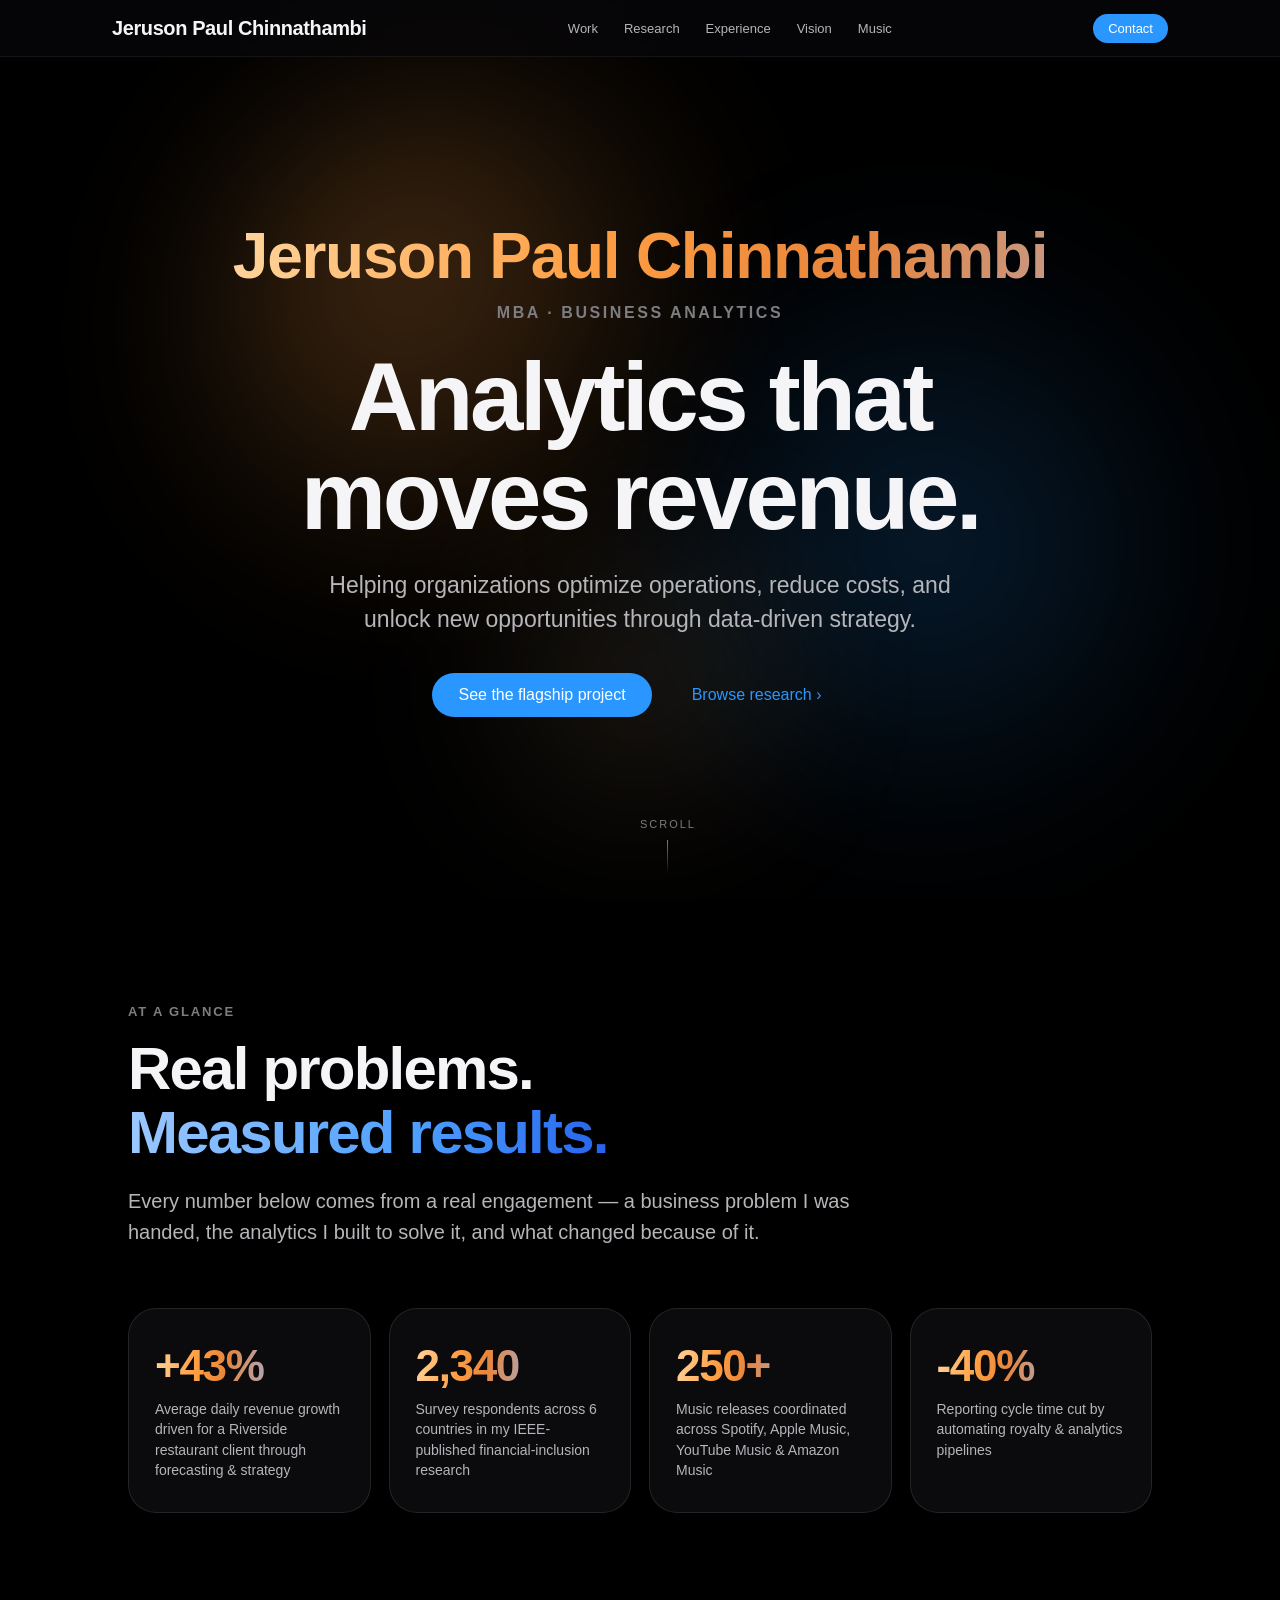
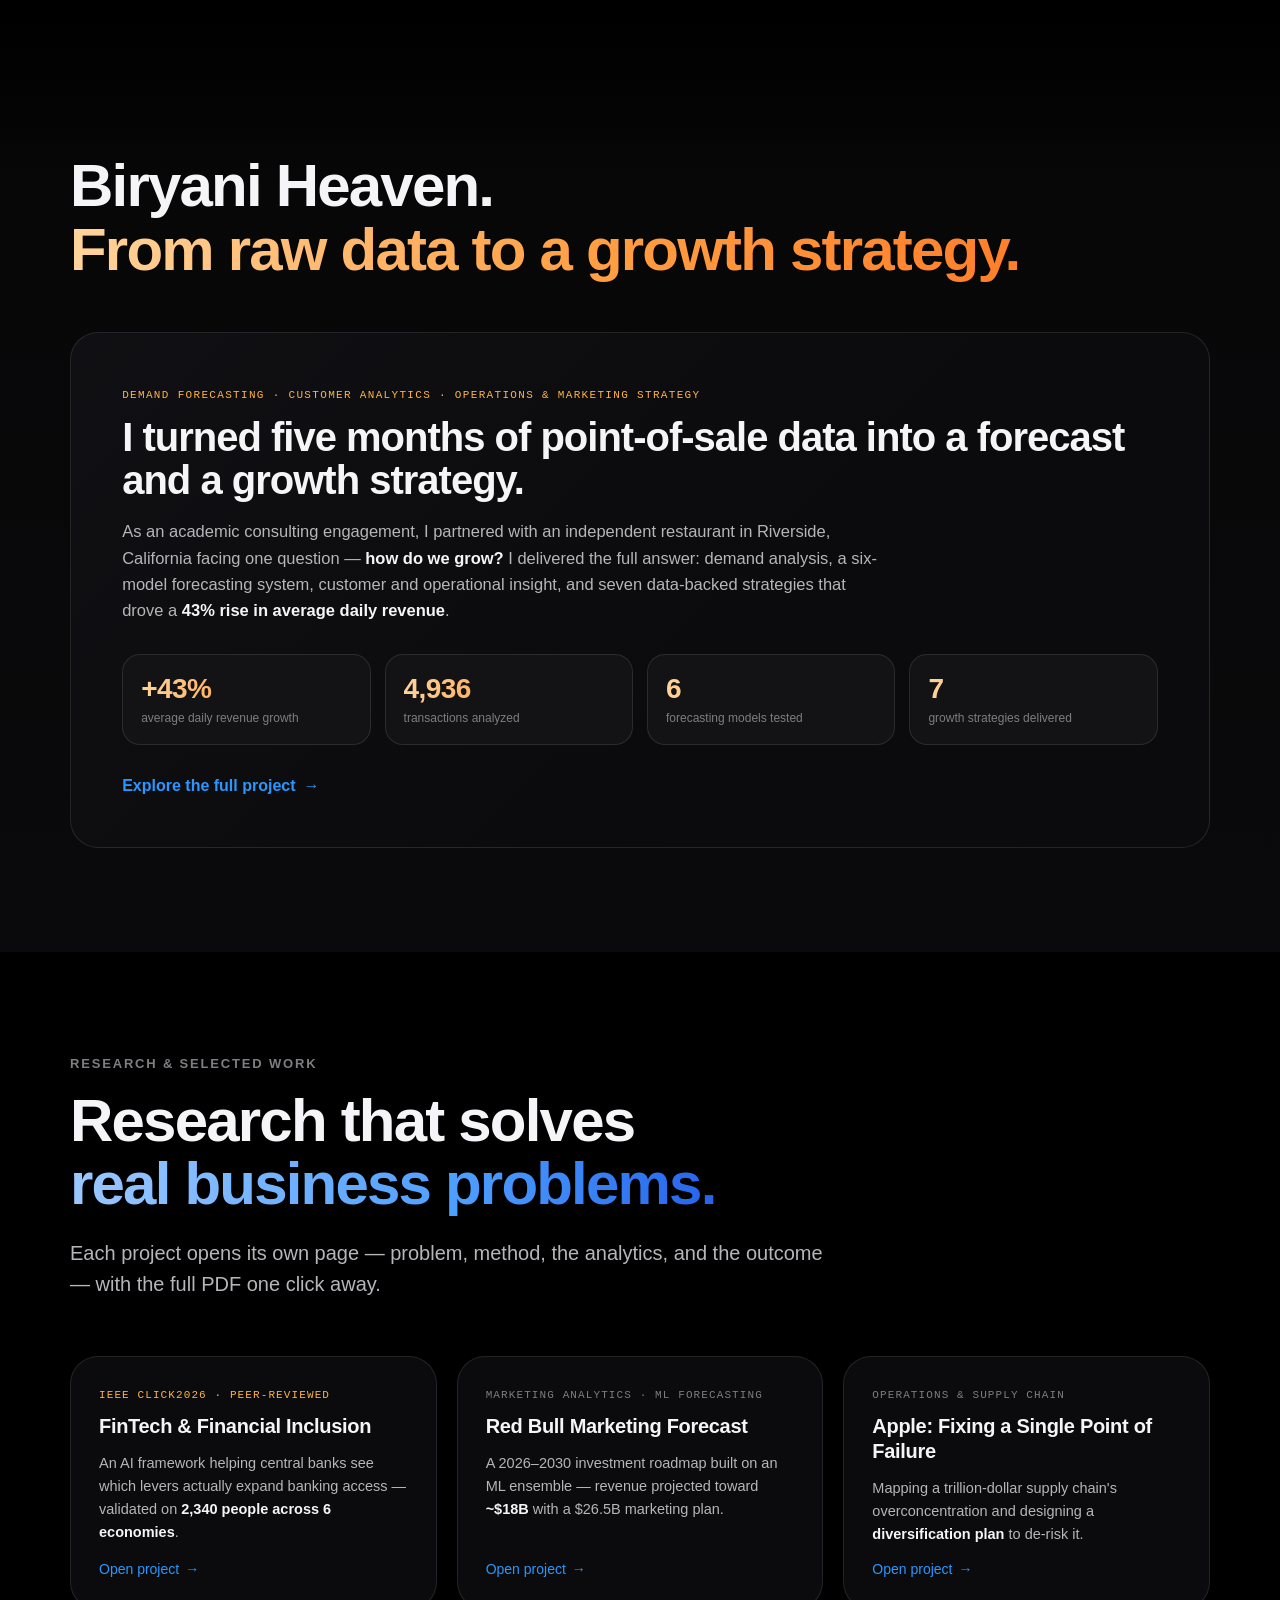
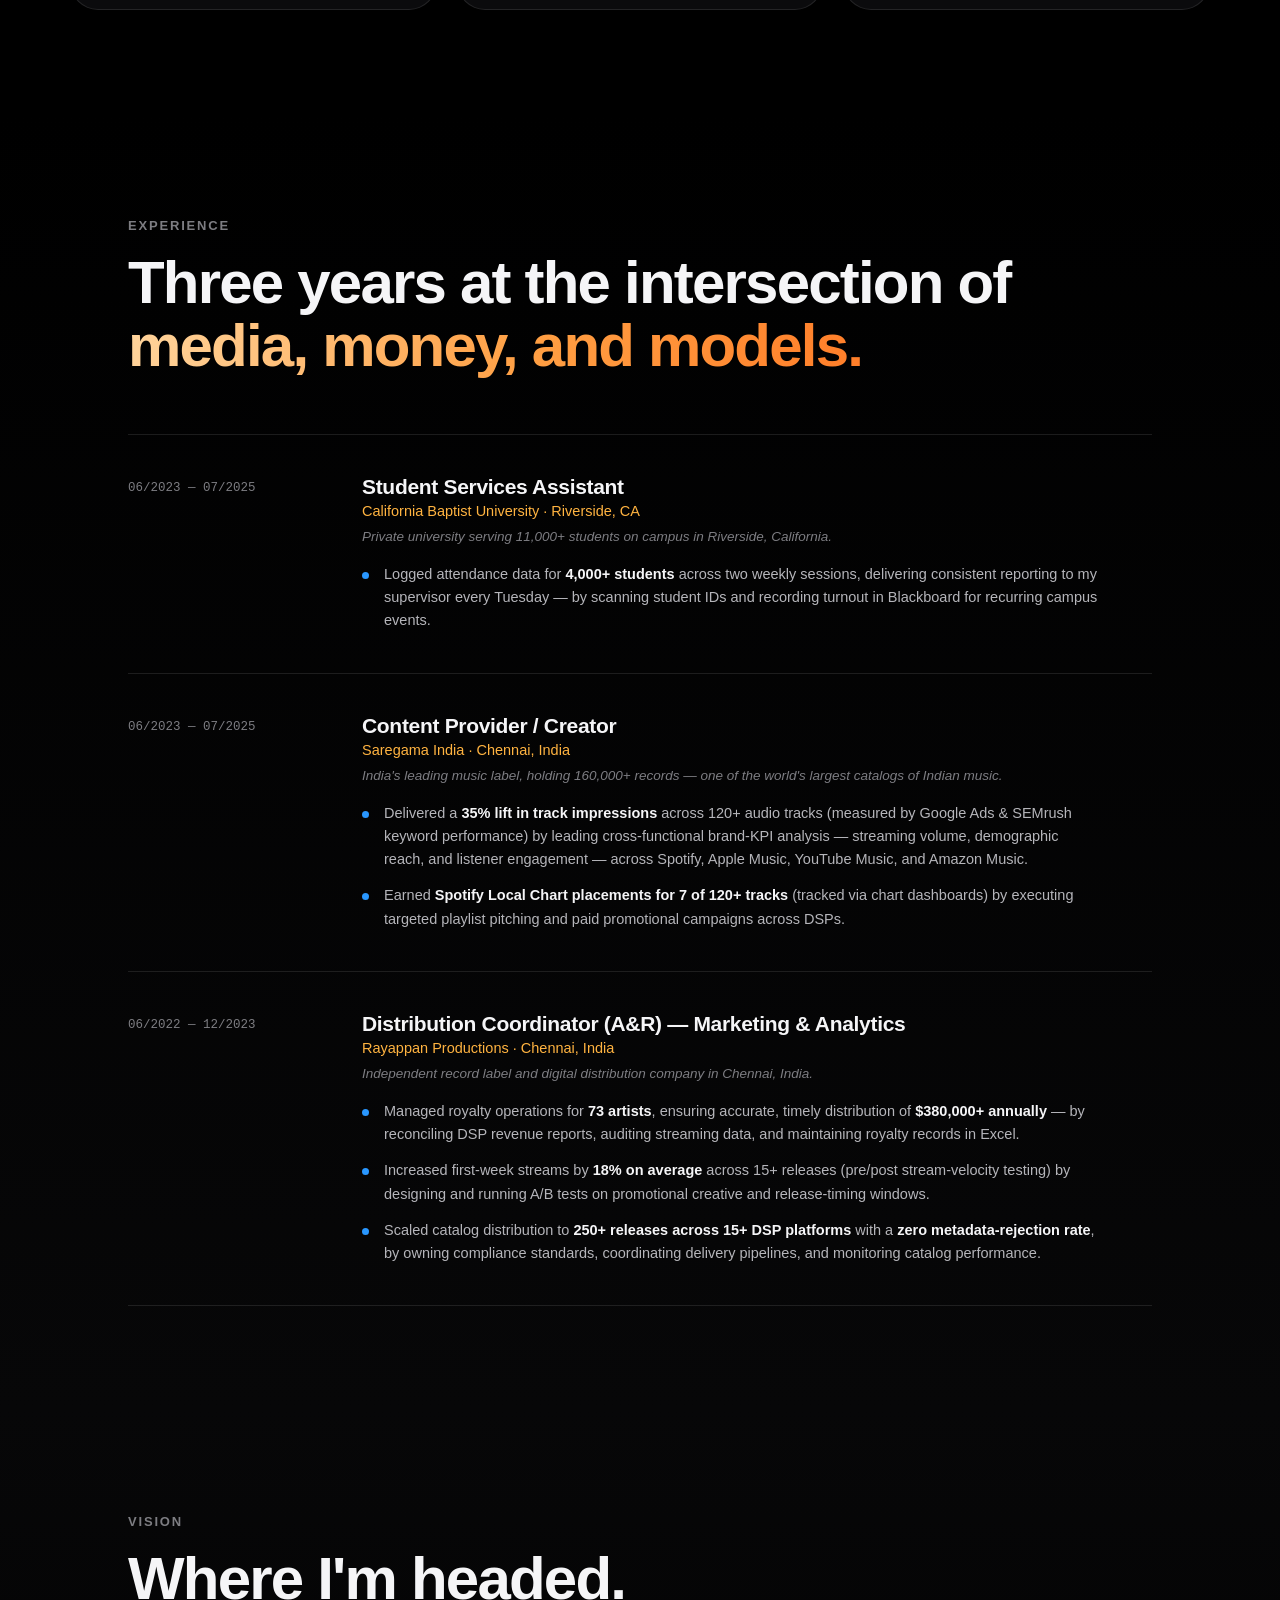
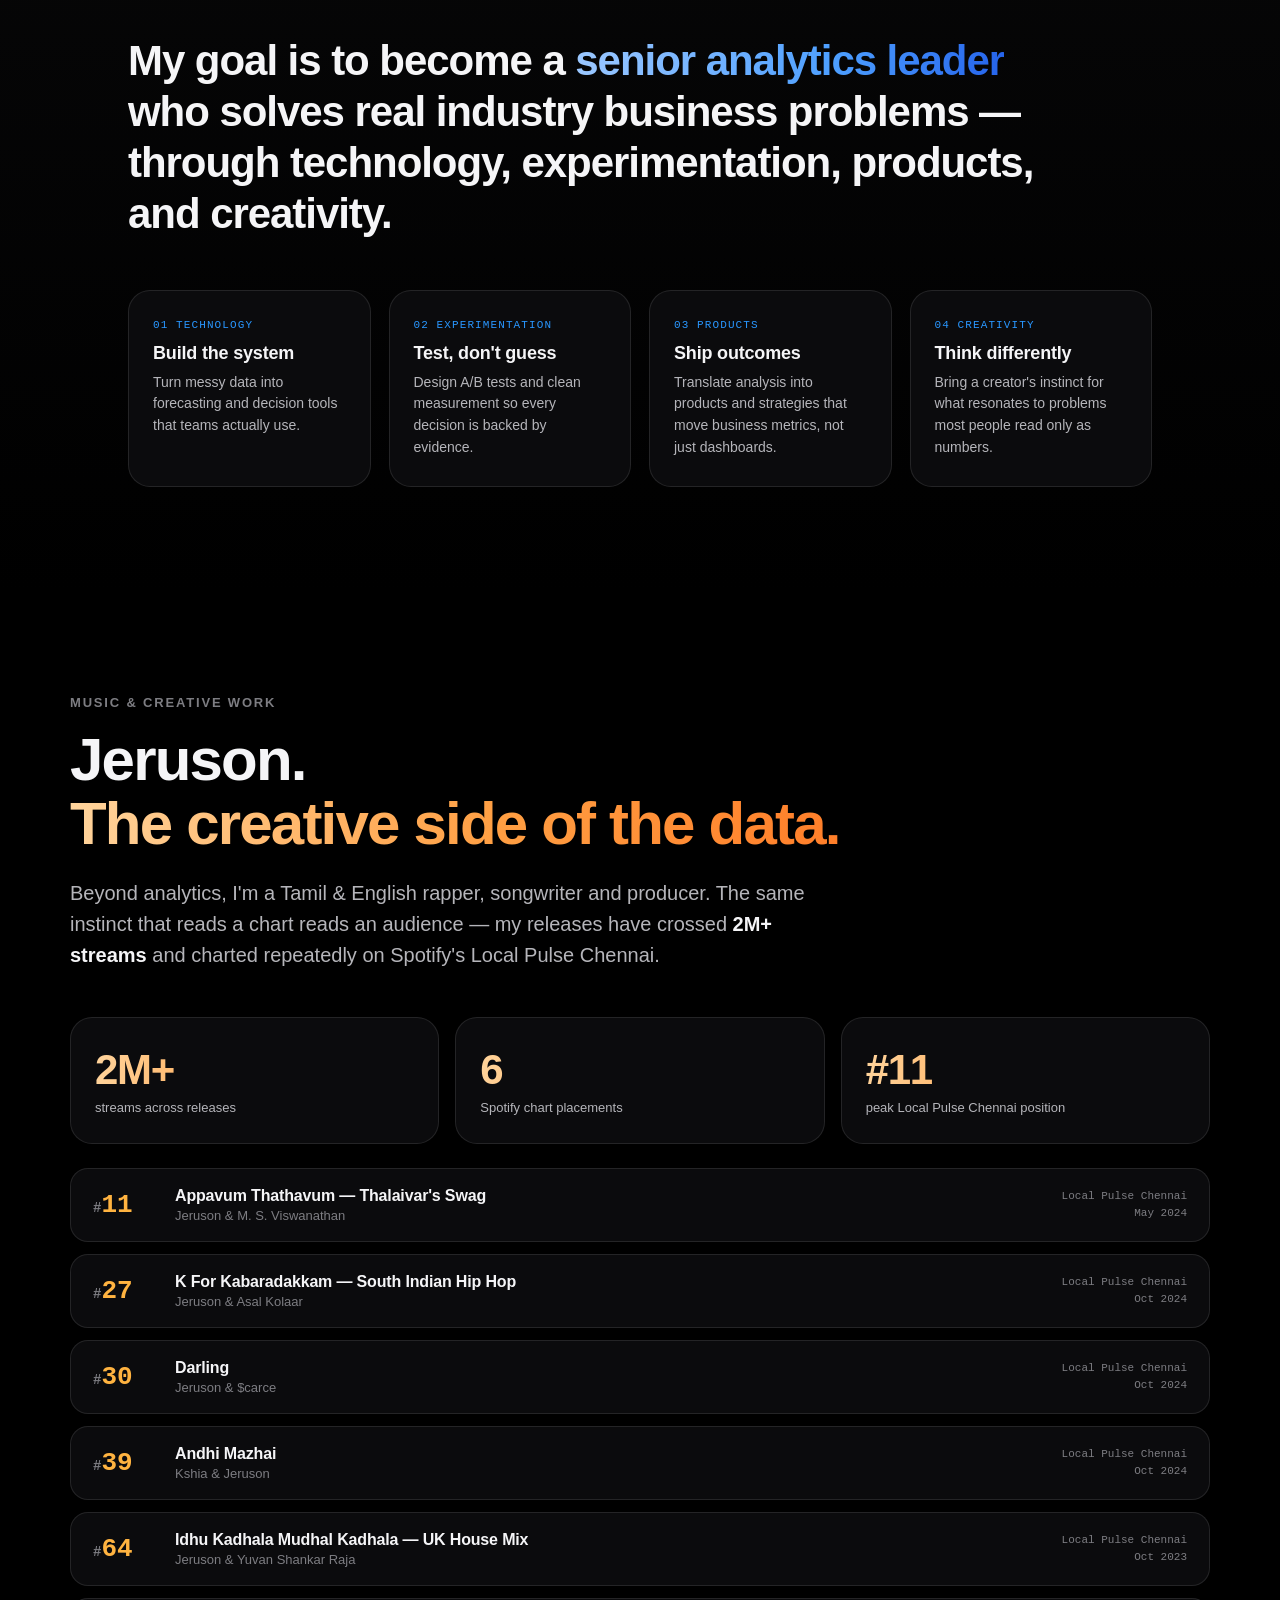
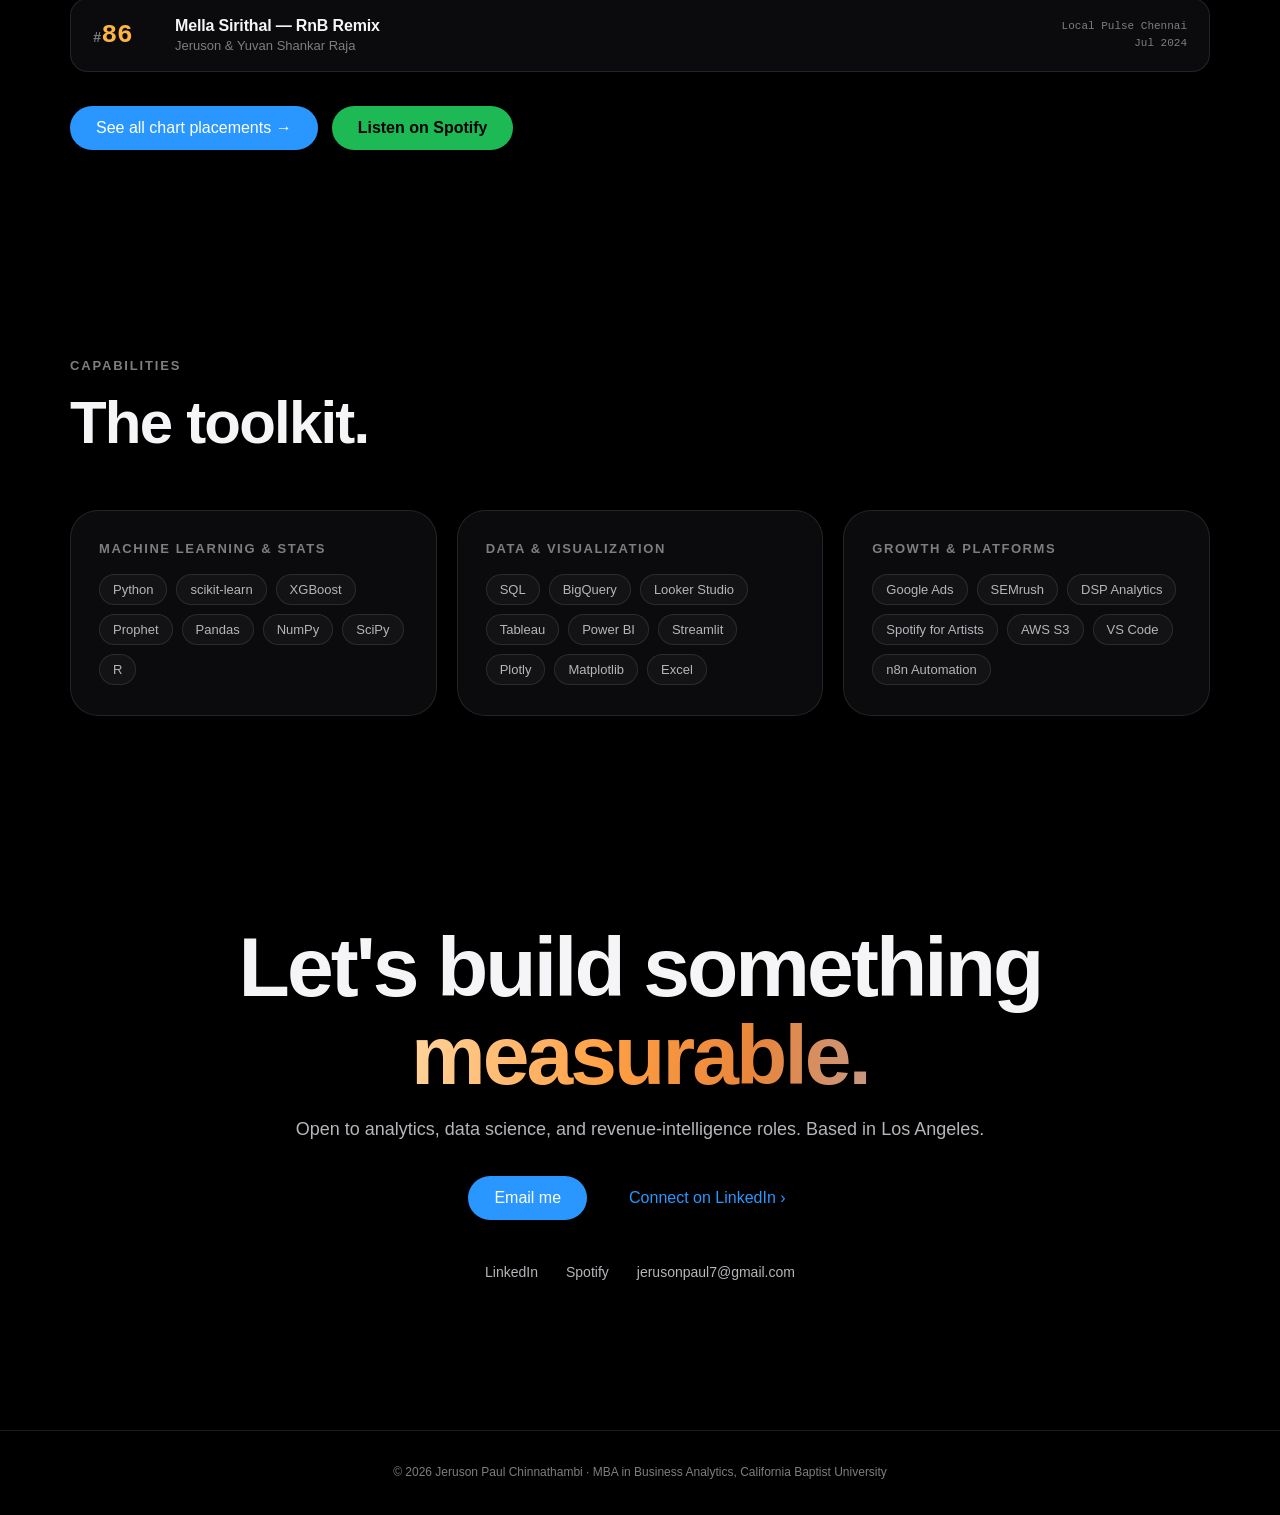
<file: index.html>
<!DOCTYPE html>
<html lang="en">
<head>
<meta charset="UTF-8">
<meta name="viewport" content="width=device-width, initial-scale=1.0">
<title>Jeruson Paul Chinnathambi - Business Analytics</title>
<meta name="description" content="Jeruson Paul Chinnathambi - business analytics professional. ML forecasting, revenue intelligence, and data-driven strategy. MBA in Business Analytics.">
<style>

:root{
  --bg:#000; --surface:#0b0b0d; --surface-2:#131316; --hairline:rgba(255,255,255,.10);
  --text:#f5f5f7; --text-2:#b5b5ba; --text-3:#7d7d82;
  --blue:#2997ff; --amber:#ffb340;
  --grad-hero:linear-gradient(96deg,#ffd49c 0%,#ff9f43 22%,#e8853b 38%,#8fb8ff 72%,#4d9fff 100%);
  --grad-warm:linear-gradient(96deg,#ffd49c,#ff9f43 55%,#ff7e29);
  --grad-cool:linear-gradient(96deg,#9cc8ff,#4d9fff 60%,#2563eb);
  --grad-mint:linear-gradient(96deg,#a8f0d4,#3ddc97 60%,#16a37a);
  --radius:28px;
  --font:-apple-system,BlinkMacSystemFont,"SF Pro Display","SF Pro Text","Helvetica Neue",Inter,Segoe UI,Roboto,sans-serif;
  --mono:"SF Mono",ui-monospace,SFMono-Regular,Menlo,Consolas,monospace;
}
*{margin:0;padding:0;box-sizing:border-box}
html{scroll-behavior:smooth}
body{background:var(--bg);color:var(--text);font-family:var(--font);-webkit-font-smoothing:antialiased;text-rendering:optimizeLegibility;overflow-x:hidden}
a{color:inherit;text-decoration:none}
img,svg{display:block;max-width:100%}
::selection{background:rgba(41,151,255,.35)}

/* nav */
.nav{position:fixed;top:0;left:0;right:0;z-index:100;backdrop-filter:saturate(180%) blur(20px);-webkit-backdrop-filter:saturate(180%) blur(20px);background:rgba(8,8,10,.72);border-bottom:1px solid rgba(255,255,255,.06)}
.nav-inner{max-width:1100px;margin:0 auto;height:56px;display:flex;align-items:center;justify-content:space-between;padding:0 22px;gap:18px}
.nav .brand{font-size:20px;font-weight:700;letter-spacing:-.02em;white-space:nowrap}
.nav .brand .dot{color:var(--blue)}
.nav ul{display:flex;gap:26px;list-style:none}
.nav ul a{font-size:13px;color:var(--text-2);transition:color .25s}
.nav ul a:hover{color:#fff}
.nav .cta{font-size:13px;background:var(--blue);color:#fff;padding:7px 15px;border-radius:980px;transition:background .25s;white-space:nowrap}
.nav .cta:hover{background:#52aaff}
@media(max-width:820px){.nav ul{display:none}.nav .brand{font-size:16px}}

/* generic section */
section{position:relative;padding:104px 24px}
.wrap{max-width:1024px;margin:0 auto}
.wrap-wide{max-width:1140px;margin:0 auto}
.kicker{font-size:13px;font-weight:600;letter-spacing:.14em;text-transform:uppercase;color:var(--text-3);margin-bottom:18px}
h2.head{font-size:clamp(34px,5.2vw,60px);font-weight:700;letter-spacing:-.03em;line-height:1.06}
.grad-warm{background:var(--grad-warm);-webkit-background-clip:text;background-clip:text;color:transparent}
.grad-cool{background:var(--grad-cool);-webkit-background-clip:text;background-clip:text;color:transparent}
.grad-mint{background:var(--grad-mint);-webkit-background-clip:text;background-clip:text;color:transparent}
.lede{font-size:clamp(17px,2vw,20px);color:var(--text-2);line-height:1.55;max-width:760px;margin-top:22px}
.lede strong{color:var(--text);font-weight:600}

/* reveal */
.rv{opacity:0;transform:translateY(46px);transition:opacity 1s cubic-bezier(.22,1,.36,1),transform 1s cubic-bezier(.22,1,.36,1)}
.rv.in{opacity:1;transform:none}
.rv-d1{transition-delay:.1s}.rv-d2{transition-delay:.2s}.rv-d3{transition-delay:.3s}

/* buttons */
.btn{display:inline-flex;align-items:center;gap:8px;font-size:16px;font-weight:500;padding:13px 26px;border-radius:980px;transition:transform .3s cubic-bezier(.22,1,.36,1),background .25s,box-shadow .3s}
.btn-fill{background:var(--blue);color:#fff}
.btn-fill:hover{background:#52aaff;transform:translateY(-2px);box-shadow:0 10px 34px rgba(41,151,255,.35)}
.btn-ghost{color:var(--blue)}
.btn-ghost:hover{text-decoration:underline}

/* ============ HOME HERO ============ */
.hero{position:relative;min-height:100svh;display:flex;align-items:center;justify-content:center;text-align:center;overflow:hidden;padding:130px 24px 90px}
.hero-glow{position:absolute;inset:0;pointer-events:none}
.hero-glow .orb{position:absolute;border-radius:50%;filter:blur(90px);opacity:.55;will-change:transform}
.orb-a{width:560px;height:560px;background:radial-gradient(circle at 35% 35%,rgba(255,159,67,.55),transparent 65%);top:8%;left:50%;margin-left:-440px;animation:drift1 14s ease-in-out infinite alternate}
.orb-b{width:620px;height:620px;background:radial-gradient(circle at 60% 50%,rgba(41,151,255,.4),transparent 65%);top:26%;left:50%;margin-left:-80px;animation:drift2 17s ease-in-out infinite alternate}
.orb-c{width:380px;height:380px;background:radial-gradient(circle at 50% 50%,rgba(255,212,156,.35),transparent 65%);bottom:4%;left:50%;margin-left:-190px;animation:drift3 12s ease-in-out infinite alternate}
@keyframes drift1{from{transform:translate(0,0) scale(1)}to{transform:translate(70px,40px) scale(1.12)}}
@keyframes drift2{from{transform:translate(0,0) scale(1.05)}to{transform:translate(-60px,-50px) scale(.95)}}
@keyframes drift3{from{transform:translate(0,0)}to{transform:translate(40px,-60px) scale(1.1)}}
.hero-content{position:relative;z-index:2;max-width:1000px}
.hero .name{font-size:clamp(30px,5.6vw,64px);font-weight:700;letter-spacing:-.02em;line-height:1.04;opacity:0;animation:riseIn 1s .12s cubic-bezier(.22,1,.36,1) forwards}
.hero .name .grad{background:var(--grad-hero);-webkit-background-clip:text;background-clip:text;color:transparent;background-size:200% 100%;animation:gradShift 9s ease-in-out infinite alternate}
.hero .role{font-size:clamp(13px,1.5vw,16px);font-weight:600;letter-spacing:.16em;text-transform:uppercase;color:var(--text-3);margin-top:14px;opacity:0;animation:riseIn 1s .3s cubic-bezier(.22,1,.36,1) forwards}
.hero h1{font-size:clamp(44px,8vw,96px);line-height:1.03;font-weight:700;letter-spacing:-.035em;margin:26px 0 0;opacity:0;animation:riseIn 1.1s .46s cubic-bezier(.22,1,.36,1) forwards}
.hero h1 .grad{background:var(--grad-hero);-webkit-background-clip:text;background-clip:text;color:transparent;background-size:200% 100%;animation:gradShift 9s ease-in-out infinite alternate}
@keyframes gradShift{from{background-position:0% 50%}to{background-position:100% 50%}}
.hero .sub{font-size:clamp(18px,2.3vw,23px);color:var(--text-2);max-width:680px;margin:22px auto 0;line-height:1.5;opacity:0;animation:riseIn 1.1s .62s cubic-bezier(.22,1,.36,1) forwards}
.hero .actions{margin-top:36px;display:flex;gap:14px;justify-content:center;flex-wrap:wrap;opacity:0;animation:riseIn 1.1s .8s cubic-bezier(.22,1,.36,1) forwards}
@keyframes riseIn{from{opacity:0;transform:translateY(34px)}to{opacity:1;transform:translateY(0)}}
.scroll-hint{position:absolute;bottom:26px;left:50%;transform:translateX(-50%);color:var(--text-3);font-size:11px;letter-spacing:.18em;text-transform:uppercase;opacity:0;animation:riseIn 1s 1.3s forwards}
.scroll-hint::after{content:"";display:block;width:1px;height:34px;background:linear-gradient(to bottom,var(--text-3),transparent);margin:10px auto 0;animation:pulseLine 2.2s ease-in-out infinite}
@keyframes pulseLine{0%,100%{opacity:.35}50%{opacity:1}}

/* stats band */
.stats{display:grid;grid-template-columns:repeat(4,1fr);gap:18px;margin-top:60px}
.stat{background:var(--surface);border:1px solid var(--hairline);border-radius:var(--radius);padding:32px 26px;transition:transform .5s cubic-bezier(.22,1,.36,1),border-color .4s}
.stat:hover{transform:translateY(-6px);border-color:rgba(255,255,255,.22)}
.stat .num{font-size:clamp(32px,4vw,44px);font-weight:700;letter-spacing:-.03em;background:var(--grad-hero);-webkit-background-clip:text;background-clip:text;color:transparent}
.stat .lbl{font-size:14px;color:var(--text-2);margin-top:8px;line-height:1.45}
@media(max-width:880px){.stats{grid-template-columns:repeat(2,1fr)}}
@media(max-width:520px){.stats{grid-template-columns:1fr}}

/* flagship teaser (home) */
.flagship{background:linear-gradient(to bottom,#000 0%,#070708 18%,#0a0a0c 100%)}
.flag-card{margin-top:50px;background:linear-gradient(135deg,#101014,#0b0b0d 60%);border:1px solid var(--hairline);border-radius:var(--radius);padding:clamp(28px,4vw,52px);overflow:hidden;position:relative;transition:border-color .4s,box-shadow .55s,transform .55s cubic-bezier(.22,1,.36,1);display:block}
.flag-card:hover{border-color:rgba(255,255,255,.2);box-shadow:0 28px 70px rgba(0,0,0,.55);transform:translateY(-6px)}
.flag-tag{font-family:var(--mono);font-size:11px;letter-spacing:.12em;text-transform:uppercase;color:var(--amber)}
.flag-card h3{font-size:clamp(26px,3.4vw,40px);font-weight:700;letter-spacing:-.025em;line-height:1.08;margin:14px 0 16px}
.flag-card p{font-size:16.5px;line-height:1.6;color:var(--text-2);max-width:760px}
.flag-card p strong{color:var(--text);font-weight:600}
.flag-mini{display:grid;grid-template-columns:repeat(4,1fr);gap:14px;margin:30px 0 8px}
.flag-mini .m{background:var(--surface-2);border:1px solid var(--hairline);border-radius:18px;padding:18px}
.flag-mini .v{font-size:clamp(20px,2.4vw,28px);font-weight:700;letter-spacing:-.02em}
.flag-mini .v.warm{background:var(--grad-warm);-webkit-background-clip:text;background-clip:text;color:transparent}
.flag-mini .k{font-size:12px;color:var(--text-3);margin-top:5px;line-height:1.4}
.flag-open{margin-top:24px;display:inline-flex;align-items:center;gap:8px;color:var(--blue);font-weight:600;font-size:16px}
.flag-open .arr{transition:transform .35s cubic-bezier(.22,1,.36,1)}
.flag-card:hover .flag-open .arr{transform:translateX(5px)}
@media(max-width:760px){.flag-mini{grid-template-columns:1fr 1fr}}

/* research cards */
.cards{display:grid;grid-template-columns:repeat(3,1fr);gap:20px;margin-top:56px}
.card{background:var(--surface);border:1px solid var(--hairline);border-radius:var(--radius);padding:32px 28px;display:flex;flex-direction:column;gap:13px;transition:transform .55s cubic-bezier(.22,1,.36,1),border-color .4s,box-shadow .55s;position:relative;overflow:hidden}
.card::before{content:"";position:absolute;top:0;left:0;right:0;height:1px;background:linear-gradient(90deg,transparent,rgba(255,255,255,.35),transparent);opacity:0;transition:opacity .5s}
.card:hover{transform:translateY(-8px);border-color:rgba(255,255,255,.2);box-shadow:0 24px 60px rgba(0,0,0,.55)}
.card:hover::before{opacity:1}
.card .tag{font-family:var(--mono);font-size:11px;letter-spacing:.1em;text-transform:uppercase;color:var(--text-3)}
.card .tag.hl{color:var(--amber)}
.card h4{font-size:20px;font-weight:700;letter-spacing:-.015em;line-height:1.25}
.card p{font-size:14.5px;line-height:1.58;color:var(--text-2);flex:1}
.card p strong{color:var(--text);font-weight:600}
.card .open{font-size:14px;color:var(--blue);font-weight:500;display:inline-flex;align-items:center;gap:6px;margin-top:2px}
.card .open .arr{transition:transform .35s cubic-bezier(.22,1,.36,1)}
.card:hover .open .arr{transform:translateX(4px)}
@media(max-width:860px){.cards{grid-template-columns:1fr}}

/* experience */
.xp{margin-top:56px;display:flex;flex-direction:column}
.xp-item{display:grid;grid-template-columns:200px 1fr;gap:34px;padding:40px 0;border-top:1px solid var(--hairline)}
.xp-item:last-child{border-bottom:1px solid var(--hairline)}
.xp-when{font-family:var(--mono);font-size:12.5px;color:var(--text-3);padding-top:6px}
.xp-role{font-size:21px;font-weight:700;letter-spacing:-.015em}
.xp-org{font-size:14.5px;color:var(--amber);margin-top:4px;font-weight:500}
.xp-body{font-size:15px;color:var(--text-2);line-height:1.65;margin-top:14px;max-width:680px}
.xp-body strong{color:var(--text);font-weight:600}
@media(max-width:700px){.xp-item{grid-template-columns:1fr;gap:8px}}

/* skills */
.skill-groups{display:grid;grid-template-columns:repeat(3,1fr);gap:20px;margin-top:56px}
.sg{background:var(--surface);border:1px solid var(--hairline);border-radius:var(--radius);padding:30px 28px}
.sg h5{font-size:13px;letter-spacing:.12em;text-transform:uppercase;color:var(--text-3);margin-bottom:18px;font-weight:600}
.sg ul{list-style:none;display:flex;flex-wrap:wrap;gap:9px}
.sg li{font-size:13px;color:var(--text-2);background:var(--surface-2);border:1px solid var(--hairline);padding:7px 13px;border-radius:980px}
@media(max-width:860px){.skill-groups{grid-template-columns:1fr 1fr}}
@media(max-width:540px){.skill-groups{grid-template-columns:1fr}}

/* contact */
.contact{text-align:center;padding-bottom:150px}
.contact h2{font-size:clamp(42px,7vw,84px);font-weight:700;letter-spacing:-.035em;line-height:1.04}
.contact h2 .grad{background:var(--grad-hero);-webkit-background-clip:text;background-clip:text;color:transparent;background-size:200% 100%;animation:gradShift 9s ease-in-out infinite alternate}
.contact .sub{font-size:18px;color:var(--text-2);margin-top:20px}
.contact .actions{margin-top:36px;display:flex;gap:16px;justify-content:center;flex-wrap:wrap}
.contact .links{margin-top:44px;display:flex;gap:28px;justify-content:center;flex-wrap:wrap;font-size:14px;color:var(--text-3)}
.contact .links a{color:var(--text-2);transition:color .25s}
.contact .links a:hover{color:#fff}

footer{border-top:1px solid var(--hairline);padding:34px 24px;text-align:center;font-size:12px;color:var(--text-3)}

/* ===================== PROJECT PAGE ===================== */
.phero{position:relative;min-height:88svh;display:flex;align-items:center;overflow:hidden;padding:150px 24px 90px}
.phero-glow{position:absolute;inset:0;pointer-events:none}
.phero-glow .o{position:absolute;border-radius:50%;filter:blur(100px);opacity:.5}
.phero-content{position:relative;z-index:2;max-width:1024px;margin:0 auto;width:100%}
.back-link{display:inline-flex;align-items:center;gap:7px;font-size:13px;color:var(--text-3);margin-bottom:26px;transition:color .25s}
.back-link:hover{color:#fff}
.phero .ptag{font-family:var(--mono);font-size:12px;letter-spacing:.14em;text-transform:uppercase;color:var(--text-2);margin-bottom:20px}
.phero h1{font-size:clamp(40px,7vw,82px);font-weight:700;letter-spacing:-.035em;line-height:1.02}
.phero .psub{font-size:clamp(18px,2.2vw,22px);color:var(--text-2);line-height:1.5;max-width:760px;margin-top:24px}
.phero .psub strong{color:var(--text);font-weight:600}
.phero .pactions{margin-top:34px;display:flex;gap:14px;flex-wrap:wrap}

/* exec KPI strip */
.kpis{display:grid;grid-template-columns:repeat(5,1fr);gap:14px;margin-top:54px}
.kpi{background:var(--surface);border:1px solid var(--hairline);border-radius:22px;padding:24px 20px}
.kpi .v{font-size:clamp(24px,2.7vw,32px);font-weight:700;letter-spacing:-.025em}
.kpi .v.warm{background:var(--grad-warm);-webkit-background-clip:text;background-clip:text;color:transparent}
.kpi .v.cool{background:var(--grad-cool);-webkit-background-clip:text;background-clip:text;color:transparent}
.kpi .v.mint{background:var(--grad-mint);-webkit-background-clip:text;background-clip:text;color:transparent}
.kpi .k{font-size:12px;color:var(--text-3);margin-top:6px;line-height:1.4}
@media(max-width:920px){.kpis{grid-template-columns:repeat(3,1fr)}}
@media(max-width:560px){.kpis{grid-template-columns:1fr 1fr}}

/* section heading w/ index */
.sec-head{display:flex;align-items:baseline;gap:16px;margin-bottom:8px}
.sec-head .ix{font-family:var(--mono);font-size:13px;color:var(--blue);letter-spacing:.08em}
h2.sec-title{font-size:clamp(28px,4vw,46px);font-weight:700;letter-spacing:-.025em;line-height:1.08}
.sec-body{font-size:17px;line-height:1.68;color:var(--text-2);max-width:820px;margin-top:20px}
.sec-body strong{color:var(--text);font-weight:600}
.sec-body + .sec-body{margin-top:16px}

/* problem/action/result blocks */
.par{display:grid;grid-template-columns:120px 1fr;gap:16px;margin-top:30px;max-width:880px}
.par .lab{font-family:var(--mono);font-size:11px;letter-spacing:.12em;text-transform:uppercase;padding-top:4px}
.par .lab.p{color:#ff8a8a}.par .lab.a{color:var(--blue)}.par .lab.r{color:#3ddc97}
.par .tx{font-size:16.5px;line-height:1.62;color:var(--text-2)}
.par .tx strong{color:var(--text);font-weight:600}
@media(max-width:560px){.par{grid-template-columns:1fr;gap:5px}.par .tx{margin-bottom:8px}}

/* numbered steps (methodology) */
.steps{margin-top:36px;display:flex;flex-direction:column;gap:2px;counter-reset:st}
.step{display:grid;grid-template-columns:62px 1fr;gap:20px;padding:26px 0;border-top:1px solid var(--hairline)}
.step:last-child{border-bottom:1px solid var(--hairline)}
.step .n{counter-increment:st;font-family:var(--mono);font-size:13px;color:var(--text-3)}
.step .n::before{content:counter(st,decimal-leading-zero)}
.step h4{font-size:18px;font-weight:600;letter-spacing:-.01em}
.step p{font-size:15px;line-height:1.6;color:var(--text-2);margin-top:8px;max-width:720px}
.step p strong{color:var(--text);font-weight:600}

/* panel wrapper for visuals */
.viz{margin-top:40px;background:var(--surface-2);border:1px solid var(--hairline);border-radius:24px;padding:30px clamp(16px,3vw,32px)}
.viz-title{font-size:13px;font-weight:600;letter-spacing:.1em;text-transform:uppercase;color:var(--text-3);margin-bottom:24px;display:flex;justify-content:space-between;flex-wrap:wrap;gap:8px}
.viz-title em{font-style:normal;color:var(--text-2);font-family:var(--mono);font-size:12px;text-transform:none;letter-spacing:0}

/* pipeline svg */
.pipe{width:100%;height:auto}
.pn{fill:#16161a;stroke:rgba(255,255,255,.14);stroke-width:1}
.pn.accent{stroke:rgba(255,179,64,.5)}
.pl{fill:#f5f5f7;font-family:var(--font);font-size:12.5px;font-weight:600}
.ps{fill:#86868b;font-family:var(--mono);font-size:9px}
.pln{stroke:rgba(255,255,255,.16);stroke-width:1.6;fill:none}
.pcap{font-size:13px;color:var(--text-3);margin-top:18px;text-align:center;line-height:1.5}

/* horizontal bars */
.hbars{display:flex;flex-direction:column;gap:15px}
.hbar-row{display:grid;grid-template-columns:minmax(120px,210px) 1fr 70px;gap:14px;align-items:center}
.hbar-name{font-size:14px;color:var(--text-2)}
.hbar-name.win{color:var(--text);font-weight:600}
.hbar-track{height:14px;background:#1a1a1e;border-radius:980px;overflow:hidden;border:1px solid var(--hairline)}
.hbar-fill{height:100%;width:0%;border-radius:980px;background:linear-gradient(90deg,#1d3a5f,#2997ff);transition:width 1.4s cubic-bezier(.22,1,.36,1)}
.hbar-fill.win{background:var(--grad-warm)}
.hbar-fill.neg{background:repeating-linear-gradient(135deg,#3a2026 0 6px,#241317 6px 12px)}
.hbar-fill.mint{background:var(--grad-mint)}
.hbar-val{font-family:var(--mono);font-size:13px;color:var(--text-2);text-align:right}
.hbar-val.win{color:var(--amber)}
@media(max-width:600px){.hbar-row{grid-template-columns:96px 1fr 56px}.hbar-name{font-size:12px}}

/* vertical bars */
.vbars{display:grid;grid-auto-flow:column;grid-auto-columns:1fr;gap:12px;align-items:end;height:250px}
.vcol{display:flex;flex-direction:column;justify-content:flex-end;height:100%;text-align:center}
.vbar{position:relative;border-radius:12px 12px 6px 6px;height:0%;transition:height 1.4s cubic-bezier(.22,1,.36,1);background:linear-gradient(to top,#1d3a5f,#2997ff)}
.vbar.warm{background:linear-gradient(to top,#7a4a14,#ffb340)}
.vbar.mint{background:linear-gradient(to top,#14573b,#3ddc97)}
.vbar.muted{background:linear-gradient(to top,#2c2c30,#5b5b63)}
.vbar.closed{background:repeating-linear-gradient(135deg,#232326 0 6px,#1a1a1d 6px 12px);border:1px dashed rgba(255,255,255,.15)}
.vbar .v{position:absolute;top:-24px;left:50%;transform:translateX(-50%);font-family:var(--mono);font-size:11px;color:var(--text-2);white-space:nowrap;opacity:0;transition:opacity .6s .9s}
.vbars.play .vbar .v{opacity:1}
.vlbl{font-size:11.5px;color:var(--text-3);margin-top:11px}
@media(max-width:560px){.vbars{gap:6px}.vbar .v{font-size:9px}}

/* two-state (before/after) grouped bars */
.region{display:flex;flex-direction:column;gap:16px}
.rg-row{display:grid;grid-template-columns:140px 1fr;gap:16px;align-items:center}
.rg-name{font-size:14px;color:var(--text-2)}
.rg-bars{display:flex;flex-direction:column;gap:7px}
.rg-bar{height:13px;border-radius:980px;position:relative;overflow:hidden;background:#1a1a1e;border:1px solid var(--hairline)}
.rg-fill{position:absolute;left:0;top:0;bottom:0;width:0%;border-radius:980px;transition:width 1.4s cubic-bezier(.22,1,.36,1)}
.rg-fill.now{background:linear-gradient(90deg,#5a2630,#ff6b6b)}
.rg-fill.rec{background:var(--grad-mint)}
.rg-tag{font-family:var(--mono);font-size:9.5px;color:var(--text-3);position:absolute;right:8px;top:50%;transform:translateY(-50%)}
.rg-legend{display:flex;gap:20px;margin-bottom:20px;font-size:12px;color:var(--text-3)}
.rg-legend span{display:inline-flex;align-items:center;gap:7px}
.rg-legend i{width:11px;height:11px;border-radius:3px;display:inline-block}
@media(max-width:560px){.rg-row{grid-template-columns:84px 1fr}}

/* donut */
.donut-wrap{display:flex;gap:36px;align-items:center;flex-wrap:wrap;justify-content:center}
.donut{flex:0 0 auto}
.donut circle{fill:none;stroke-width:26;stroke-dashoffset:0;transition:stroke-dasharray 1.5s cubic-bezier(.22,1,.36,1)}
.donut-legend{display:flex;flex-direction:column;gap:14px;min-width:230px}
.dl{display:flex;align-items:center;gap:12px;font-size:14px;color:var(--text-2)}
.dl i{width:13px;height:13px;border-radius:4px;flex:0 0 auto}
.dl b{color:var(--text);font-weight:600;margin-left:auto;font-family:var(--mono);font-size:13px}

/* line chart draw-on */
.linechart{width:100%;height:auto}
.lc-line{fill:none;stroke-width:2.5;stroke-dasharray:1;stroke-dashoffset:1;transition:stroke-dashoffset 2s ease}
.lc-line.in{stroke-dashoffset:0}
.lc-area{opacity:0;transition:opacity 1.2s ease .6s}
.lc-area.in{opacity:.16}
.lc-axis{stroke:rgba(255,255,255,.12);stroke-width:1}
.lc-txt{fill:#7d7d82;font-family:var(--mono);font-size:10px}
.lc-dot{opacity:0;transition:opacity .5s}
.lc-dot.in{opacity:1}

/* insight / reco cards */
.icards{display:grid;grid-template-columns:1fr 1fr;gap:16px;margin-top:36px}
.ic{background:var(--surface);border:1px solid var(--hairline);border-radius:20px;padding:26px;transition:border-color .4s,transform .5s cubic-bezier(.22,1,.36,1)}
.ic:hover{border-color:rgba(255,255,255,.2);transform:translateY(-4px)}
.ic .ic-n{font-family:var(--mono);font-size:11px;color:var(--blue);letter-spacing:.1em}
.ic h4{font-size:18px;font-weight:600;margin:10px 0 8px;letter-spacing:-.01em}
.ic p{font-size:14.5px;line-height:1.58;color:var(--text-2)}
.ic p strong{color:var(--text);font-weight:600}
@media(max-width:680px){.icards{grid-template-columns:1fr}}

/* impact band */
.impact{background:linear-gradient(135deg,#0c0c0f,#0a0a0c);border:1px solid var(--hairline);border-radius:var(--radius);padding:clamp(30px,5vw,56px);margin-top:40px;text-align:center}
.impact .big{font-size:clamp(44px,8vw,88px);font-weight:700;letter-spacing:-.04em;line-height:1;background:var(--grad-warm);-webkit-background-clip:text;background-clip:text;color:transparent}
.impact .big.mint{background:var(--grad-mint);-webkit-background-clip:text;background-clip:text;color:transparent}
.impact .cap{font-size:17px;color:var(--text-2);margin-top:18px;max-width:680px;margin-left:auto;margin-right:auto;line-height:1.6}
.impact .cap strong{color:var(--text);font-weight:600}

/* tools chips */
.tools{display:flex;flex-wrap:wrap;gap:10px;margin-top:28px}
.tool{font-family:var(--mono);font-size:12px;color:var(--text-2);background:var(--surface-2);border:1px solid var(--hairline);padding:8px 14px;border-radius:980px}

/* prev/next project nav */
.pnav{border-top:1px solid var(--hairline);display:grid;grid-template-columns:1fr 1fr}
.pnav a{padding:46px 24px;transition:background .3s}
.pnav a:hover{background:#0c0c0f}
.pnav a.next{text-align:right;border-left:1px solid var(--hairline)}
.pnav .dir{font-family:var(--mono);font-size:11px;letter-spacing:.12em;text-transform:uppercase;color:var(--text-3)}
.pnav .ttl{font-size:19px;font-weight:600;margin-top:8px;letter-spacing:-.015em;color:var(--text)}
.pnav-wrap{max-width:1024px;margin:0 auto}
@media(max-width:560px){.pnav{grid-template-columns:1fr}.pnav a.next{border-left:0;border-top:1px solid var(--hairline);text-align:left}}

/* experience detail */
.xp-desc{font-size:13.5px;color:var(--text-3);margin-top:8px;font-style:italic;line-height:1.5;max-width:680px}
.xp-list{margin-top:16px;display:flex;flex-direction:column;gap:13px;max-width:740px;list-style:none}
.xp-list li{position:relative;padding-left:22px;font-size:14.5px;line-height:1.6;color:var(--text-2)}
.xp-list li::before{content:"";position:absolute;left:0;top:9px;width:7px;height:7px;border-radius:50%;background:var(--blue)}
.xp-list li strong{color:var(--text);font-weight:600}

/* vision */
.vision{background:linear-gradient(to bottom,#070708,#000)}
.vision .vstate{font-size:clamp(24px,3.4vw,42px);font-weight:700;letter-spacing:-.025em;line-height:1.22;max-width:920px;margin-top:24px}
.pillars{display:grid;grid-template-columns:repeat(4,1fr);gap:18px;margin-top:50px}
.pillar{background:var(--surface);border:1px solid var(--hairline);border-radius:22px;padding:28px 24px;transition:transform .5s cubic-bezier(.22,1,.36,1),border-color .4s}
.pillar:hover{transform:translateY(-6px);border-color:rgba(255,255,255,.2)}
.pillar .pi{font-family:var(--mono);font-size:11px;letter-spacing:.1em;text-transform:uppercase;color:var(--blue)}
.pillar h4{font-size:18px;font-weight:600;margin:12px 0 8px;letter-spacing:-.01em}
.pillar p{font-size:14px;color:var(--text-2);line-height:1.55}
@media(max-width:880px){.pillars{grid-template-columns:1fr 1fr}}
@media(max-width:520px){.pillars{grid-template-columns:1fr}}

/* music */
.music-stats{display:grid;grid-template-columns:repeat(3,1fr);gap:16px;margin-top:46px}
.mstat{background:var(--surface);border:1px solid var(--hairline);border-radius:22px;padding:28px 24px}
.mstat .v{font-size:clamp(30px,4vw,42px);font-weight:700;letter-spacing:-.03em;background:var(--grad-warm);-webkit-background-clip:text;background-clip:text;color:transparent}
.mstat .k{font-size:13px;color:var(--text-2);margin-top:6px}
.charts{margin-top:24px;display:flex;flex-direction:column;gap:12px}
.chart-row{display:grid;grid-template-columns:64px 1fr auto;gap:18px;align-items:center;background:var(--surface);border:1px solid var(--hairline);border-radius:18px;padding:18px 22px;transition:border-color .4s,transform .5s cubic-bezier(.22,1,.36,1)}
.chart-row:hover{border-color:rgba(255,179,64,.4);transform:translateX(4px)}
.chart-rank{font-family:var(--mono);font-size:26px;font-weight:700;color:var(--amber);line-height:1}
.chart-rank span{font-size:14px;color:var(--text-3)}
.chart-info .t{font-size:16px;font-weight:600;letter-spacing:-.01em}
.chart-info .c{font-size:13px;color:var(--text-3);margin-top:3px}
.chart-meta{font-family:var(--mono);font-size:11px;color:var(--text-3);text-align:right;white-space:nowrap;line-height:1.5}
@media(max-width:600px){.chart-row{grid-template-columns:48px 1fr}.chart-meta{display:none}.music-stats{grid-template-columns:1fr}}

/* music gallery (masonry) */
.gallery{column-count:2;column-gap:20px;margin-top:14px}
.gcard{break-inside:avoid;margin-bottom:20px;background:var(--surface);border:1px solid var(--hairline);border-radius:22px;overflow:hidden;transition:transform .55s cubic-bezier(.22,1,.36,1),border-color .4s,box-shadow .55s}
.gcard:hover{transform:translateY(-6px);border-color:rgba(255,179,64,.4);box-shadow:0 24px 60px rgba(0,0,0,.5)}
.gcard img{width:100%;height:auto;display:block;border-bottom:1px solid var(--hairline)}
.gcard .meta{padding:18px 20px;display:flex;align-items:center;gap:16px}
.gcard .rank{font-family:var(--mono);font-size:28px;font-weight:700;color:var(--amber);line-height:1;flex:0 0 auto}
.gcard .rank span{font-size:14px;color:var(--text-3)}
.gcard .info .t{font-size:16px;font-weight:600;letter-spacing:-.01em;line-height:1.25}
.gcard .info .c{font-size:13px;color:var(--text-3);margin-top:4px}
.gcard .info .w{font-family:var(--mono);font-size:10.5px;color:var(--text-3);margin-top:5px;letter-spacing:.04em}
@media(max-width:760px){.gallery{column-count:1}}

.feature-banner{margin-top:14px;border-radius:22px;overflow:hidden;border:1px solid var(--hairline);transition:border-color .4s}
.feature-banner:hover{border-color:rgba(255,179,64,.4)}
.feature-banner img{width:100%;height:auto;display:block}
.feature-cap{font-size:14px;color:var(--text-3);margin-top:16px;text-align:center;line-height:1.5}

.btn-spotify{background:#1db954;color:#000;font-weight:600}
.btn-spotify:hover{background:#1ed760;transform:translateY(-2px);box-shadow:0 10px 34px rgba(29,185,84,.35)}
.nav .cta.spotify{background:#1db954;color:#000}
.nav .cta.spotify:hover{background:#1ed760}
.chart-row.linked{cursor:pointer}

@media(prefers-reduced-motion:reduce){
  *,*::before,*::after{animation-duration:.001s!important;animation-iteration-count:1!important;transition-duration:.001s!important}
  .rv{opacity:1;transform:none}
  .hero .name,.hero .role,.hero h1,.hero .sub,.hero .actions,.scroll-hint{opacity:1;animation:none}
}

</style>
</head>
<body>
<nav class="nav"><div class="nav-inner"><a href="#top" class="brand">Jeruson Paul Chinnathambi</a><ul><li><a href="projects/biryani-heaven.html">Work</a></li><li><a href="#research">Research</a></li><li><a href="#experience">Experience</a></li><li><a href="#vision">Vision</a></li><li><a href="#music">Music</a></li></ul><a class="cta" href="mailto:jerusonpaul7@gmail.com">Contact</a></div></nav>

<header class="hero" id="top">
  <div class="hero-glow" aria-hidden="true">
    <div class="orb orb-a"></div><div class="orb orb-b"></div><div class="orb orb-c"></div>
  </div>
  <div class="hero-content">
    <div class="name"><span class="grad">Jeruson Paul Chinnathambi</span></div>
    <div class="role">MBA &middot; Business Analytics</div>
    <h1>Analytics that<br>moves revenue.</h1>
    <p class="sub">Helping organizations optimize operations, reduce costs, and unlock new opportunities through data-driven strategy.</p>
    <div class="actions">
      <a class="btn btn-fill" href="projects/biryani-heaven.html">See the flagship project</a>
      <a class="btn btn-ghost" href="#research">Browse research &rsaquo;</a>
    </div>
  </div>
  <div class="scroll-hint">Scroll</div>
</header>

<section>
  <div class="wrap">
    <p class="kicker rv">At a glance</p>
    <h2 class="head rv rv-d1">Real problems.<br><span class="grad-cool">Measured results.</span></h2>
    <p class="lede rv rv-d2">Every number below comes from a real engagement &mdash; a business problem I was handed, the analytics I built to solve it, and what changed because of it.</p>
    <div class="stats">
      <div class="stat rv"><div class="num" data-count="43" data-prefix="+" data-suffix="%">0</div><div class="lbl">Average daily revenue growth driven for a Riverside restaurant client through forecasting &amp; strategy</div></div>
      <div class="stat rv rv-d1"><div class="num" data-count="2340">0</div><div class="lbl">Survey respondents across 6 countries in my IEEE-published financial-inclusion research</div></div>
      <div class="stat rv rv-d2"><div class="num" data-count="250" data-suffix="+">0</div><div class="lbl">Music releases coordinated across Spotify, Apple Music, YouTube Music &amp; Amazon Music</div></div>
      <div class="stat rv rv-d3"><div class="num" data-count="40" data-prefix="-" data-suffix="%">0</div><div class="lbl">Reporting cycle time cut by automating royalty &amp; analytics pipelines</div></div>
    </div>
  </div>
</section>

<section class="flagship" id="flagship">
  <div class="wrap-wide">
    <p class="kicker rv">Flagship project &middot; Academic consulting &middot; Riverside, California</p>
    <h2 class="head rv rv-d1">Biryani Heaven.<br><span class="grad-warm">From raw data to a growth strategy.</span></h2>
    <a class="flag-card rv rv-d2" href="projects/biryani-heaven.html">
      <span class="flag-tag">Demand forecasting &middot; customer analytics &middot; operations &amp; marketing strategy</span>
      <h3>I turned five months of point-of-sale data into a forecast and a growth strategy.</h3>
      <p>As an academic consulting engagement, I partnered with an independent restaurant in Riverside, California facing one question &mdash; <strong>how do we grow?</strong> I delivered the full answer: demand analysis, a six-model forecasting system, customer and operational insight, and seven data-backed strategies that drove a <strong>43% rise in average daily revenue</strong>.</p>
      <div class="flag-mini">
        <div class="m"><div class="v warm">+43%</div><div class="k">average daily revenue growth</div></div>
        <div class="m"><div class="v warm">4,936</div><div class="k">transactions analyzed</div></div>
        <div class="m"><div class="v warm">6</div><div class="k">forecasting models tested</div></div>
        <div class="m"><div class="v warm">7</div><div class="k">growth strategies delivered</div></div>
      </div>
      <span class="flag-open">Explore the full project <span class="arr">&rarr;</span></span>
    </a>
  </div>
</section>

<section id="research">
  <div class="wrap-wide">
    <p class="kicker rv">Research &amp; selected work</p>
    <h2 class="head rv rv-d1">Research that solves<br><span class="grad-cool">real business problems.</span></h2>
    <p class="lede rv rv-d2">Each project opens its own page &mdash; problem, method, the analytics, and the outcome &mdash; with the full PDF one click away.</p>
    <div class="cards">
      <a class="card rv" href="projects/fintech-inclusion.html">
        <span class="tag hl">IEEE CLICK2026 &middot; Peer-reviewed</span>
        <h4>FinTech &amp; Financial Inclusion</h4>
        <p>An AI framework helping central banks see which levers actually expand banking access &mdash; validated on <strong>2,340 people across 6 economies</strong>.</p>
        <span class="open">Open project <span class="arr">&rarr;</span></span>
      </a>
      <a class="card rv rv-d1" href="projects/redbull-forecasting.html">
        <span class="tag">Marketing analytics &middot; ML forecasting</span>
        <h4>Red Bull Marketing Forecast</h4>
        <p>A 2026&ndash;2030 investment roadmap built on an ML ensemble &mdash; revenue projected toward <strong>~$18B</strong> with a $26.5B marketing plan.</p>
        <span class="open">Open project <span class="arr">&rarr;</span></span>
      </a>
      <a class="card rv rv-d2" href="projects/apple-supply-chain.html">
        <span class="tag">Operations &amp; supply chain</span>
        <h4>Apple: Fixing a Single Point of Failure</h4>
        <p>Mapping a trillion-dollar supply chain's overconcentration and designing a <strong>diversification plan</strong> to de-risk it.</p>
        <span class="open">Open project <span class="arr">&rarr;</span></span>
      </a>
    </div>
  </div>
</section>

<section id="experience" style="background:linear-gradient(to bottom,#000,#070708)">
  <div class="wrap">
    <p class="kicker rv">Experience</p>
    <h2 class="head rv rv-d1">Three years at the intersection of<br><span class="grad-warm">media, money, and models.</span></h2>
    <div class="xp">
      <div class="xp-item rv"><div class="xp-when">06/2023 &mdash; 07/2025</div><div>
        <div class="xp-role">Student Services Assistant</div>
        <div class="xp-org">California Baptist University &middot; Riverside, CA</div>
        <div class="xp-desc">Private university serving 11,000+ students on campus in Riverside, California.</div>
        <ul class="xp-list">
          <li>Logged attendance data for <strong>4,000+ students</strong> across two weekly sessions, delivering consistent reporting to my supervisor every Tuesday &mdash; by scanning student IDs and recording turnout in Blackboard for recurring campus events.</li>
        </ul></div></div>
      <div class="xp-item rv"><div class="xp-when">06/2023 &mdash; 07/2025</div><div>
        <div class="xp-role">Content Provider / Creator</div>
        <div class="xp-org">Saregama India &middot; Chennai, India</div>
        <div class="xp-desc">India's leading music label, holding 160,000+ records &mdash; one of the world's largest catalogs of Indian music.</div>
        <ul class="xp-list">
          <li>Delivered a <strong>35% lift in track impressions</strong> across 120+ audio tracks (measured by Google Ads &amp; SEMrush keyword performance) by leading cross-functional brand-KPI analysis &mdash; streaming volume, demographic reach, and listener engagement &mdash; across Spotify, Apple Music, YouTube Music, and Amazon Music.</li>
          <li>Earned <strong>Spotify Local Chart placements for 7 of 120+ tracks</strong> (tracked via chart dashboards) by executing targeted playlist pitching and paid promotional campaigns across DSPs.</li>
        </ul></div></div>
      <div class="xp-item rv"><div class="xp-when">06/2022 &mdash; 12/2023</div><div>
        <div class="xp-role">Distribution Coordinator (A&amp;R) &mdash; Marketing &amp; Analytics</div>
        <div class="xp-org">Rayappan Productions &middot; Chennai, India</div>
        <div class="xp-desc">Independent record label and digital distribution company in Chennai, India.</div>
        <ul class="xp-list">
          <li>Managed royalty operations for <strong>73 artists</strong>, ensuring accurate, timely distribution of <strong>$380,000+ annually</strong> &mdash; by reconciling DSP revenue reports, auditing streaming data, and maintaining royalty records in Excel.</li>
          <li>Increased first-week streams by <strong>18% on average</strong> across 15+ releases (pre/post stream-velocity testing) by designing and running A/B tests on promotional creative and release-timing windows.</li>
          <li>Scaled catalog distribution to <strong>250+ releases across 15+ DSP platforms</strong> with a <strong>zero metadata-rejection rate</strong>, by owning compliance standards, coordinating delivery pipelines, and monitoring catalog performance.</li>
        </ul></div></div>
    </div>
  </div>
</section>

<section class="vision" id="vision">
  <div class="wrap">
    <p class="kicker rv">Vision</p>
    <h2 class="head rv rv-d1">Where I'm headed.</h2>
    <p class="vstate rv rv-d1">My goal is to become a <span class="grad-cool">senior analytics leader</span> who solves real industry business problems &mdash; through technology, experimentation, products, and creativity.</p>
    <div class="pillars">
      <div class="pillar rv"><div class="pi">01 Technology</div><h4>Build the system</h4><p>Turn messy data into forecasting and decision tools that teams actually use.</p></div>
      <div class="pillar rv rv-d1"><div class="pi">02 Experimentation</div><h4>Test, don't guess</h4><p>Design A/B tests and clean measurement so every decision is backed by evidence.</p></div>
      <div class="pillar rv rv-d2"><div class="pi">03 Products</div><h4>Ship outcomes</h4><p>Translate analysis into products and strategies that move business metrics, not just dashboards.</p></div>
      <div class="pillar rv rv-d3"><div class="pi">04 Creativity</div><h4>Think differently</h4><p>Bring a creator's instinct for what resonates to problems most people read only as numbers.</p></div>
    </div>
  </div>
</section>

<section id="music">
  <div class="wrap-wide">
    <p class="kicker rv">Music &amp; creative work</p>
    <h2 class="head rv rv-d1">Jeruson.<br><span class="grad-warm">The creative side of the data.</span></h2>
    <p class="lede rv rv-d2">Beyond analytics, I'm a Tamil &amp; English rapper, songwriter and producer. The same instinct that reads a chart reads an audience &mdash; my releases have crossed <strong>2M+ streams</strong> and charted repeatedly on Spotify's Local Pulse Chennai.</p>
    <div class="music-stats">
      <div class="mstat rv"><div class="v" data-count="2" data-suffix="M+">0</div><div class="k">streams across releases</div></div>
      <div class="mstat rv rv-d1"><div class="v" data-count="6">0</div><div class="k">Spotify chart placements</div></div>
      <div class="mstat rv rv-d2"><div class="v">#11</div><div class="k">peak Local Pulse Chennai position</div></div>
    </div>
    <div class="charts">
      <a class="chart-row linked rv" href="projects/music.html"><div class="chart-rank"><span>#</span>11</div><div class="chart-info"><div class="t">Appavum Thathavum &mdash; Thalaivar's Swag</div><div class="c">Jeruson &amp; M. S. Viswanathan</div></div><div class="chart-meta">Local Pulse Chennai<br>May 2024</div></a>
      <a class="chart-row linked rv" href="projects/music.html"><div class="chart-rank"><span>#</span>27</div><div class="chart-info"><div class="t">K For Kabaradakkam &mdash; South Indian Hip Hop</div><div class="c">Jeruson &amp; Asal Kolaar</div></div><div class="chart-meta">Local Pulse Chennai<br>Oct 2024</div></a>
      <a class="chart-row linked rv" href="projects/music.html"><div class="chart-rank"><span>#</span>30</div><div class="chart-info"><div class="t">Darling</div><div class="c">Jeruson &amp; $carce</div></div><div class="chart-meta">Local Pulse Chennai<br>Oct 2024</div></a>
      <a class="chart-row linked rv" href="projects/music.html"><div class="chart-rank"><span>#</span>39</div><div class="chart-info"><div class="t">Andhi Mazhai</div><div class="c">Kshia &amp; Jeruson</div></div><div class="chart-meta">Local Pulse Chennai<br>Oct 2024</div></a>
      <a class="chart-row linked rv" href="projects/music.html"><div class="chart-rank"><span>#</span>64</div><div class="chart-info"><div class="t">Idhu Kadhala Mudhal Kadhala &mdash; UK House Mix</div><div class="c">Jeruson &amp; Yuvan Shankar Raja</div></div><div class="chart-meta">Local Pulse Chennai<br>Oct 2023</div></a>
      <a class="chart-row linked rv" href="projects/music.html"><div class="chart-rank"><span>#</span>86</div><div class="chart-info"><div class="t">Mella Sirithal &mdash; RnB Remix</div><div class="c">Jeruson &amp; Yuvan Shankar Raja</div></div><div class="chart-meta">Local Pulse Chennai<br>Jul 2024</div></a>
    </div>
    <div class="actions rv" style="margin-top:34px;display:flex;gap:14px;flex-wrap:wrap">
      <a class="btn btn-fill" href="projects/music.html">See all chart placements &rarr;</a>
      <a class="btn btn-spotify" href="https://open.spotify.com/artist/08z8cYk0E56BpT6vSS04ss" target="_blank" rel="noopener">Listen on Spotify</a>
    </div>
  </div>
</section>

<section id="skills">
  <div class="wrap-wide">
    <p class="kicker rv">Capabilities</p>
    <h2 class="head rv rv-d1">The toolkit.</h2>
    <div class="skill-groups">
      <div class="sg rv"><h5>Machine Learning &amp; Stats</h5><ul><li>Python</li><li>scikit-learn</li><li>XGBoost</li><li>Prophet</li><li>Pandas</li><li>NumPy</li><li>SciPy</li><li>R</li></ul></div>
      <div class="sg rv rv-d1"><h5>Data &amp; Visualization</h5><ul><li>SQL</li><li>BigQuery</li><li>Looker Studio</li><li>Tableau</li><li>Power BI</li><li>Streamlit</li><li>Plotly</li><li>Matplotlib</li><li>Excel</li></ul></div>
      <div class="sg rv rv-d2"><h5>Growth &amp; Platforms</h5><ul><li>Google Ads</li><li>SEMrush</li><li>DSP Analytics</li><li>Spotify for Artists</li><li>AWS S3</li><li>VS Code</li><li>n8n Automation</li></ul></div>
    </div>
  </div>
</section>

<section class="contact" id="contact">
  <div class="wrap">
    <h2 class="rv">Let's build something<br><span class="grad">measurable.</span></h2>
    <p class="sub rv rv-d1">Open to analytics, data science, and revenue-intelligence roles. Based in Los Angeles.</p>
    <div class="actions rv rv-d2">
      <a class="btn btn-fill" href="mailto:jerusonpaul7@gmail.com">Email me</a>
      <a class="btn btn-ghost" href="https://www.linkedin.com/in/jeruson-paul/" target="_blank" rel="noopener">Connect on LinkedIn &rsaquo;</a>
    </div>
    <div class="links rv rv-d3">
      <a href="https://www.linkedin.com/in/jeruson-paul/" target="_blank" rel="noopener">LinkedIn</a>
      <a href="https://open.spotify.com/artist/08z8cYk0E56BpT6vSS04ss" target="_blank" rel="noopener">Spotify</a>
      <a href="mailto:jerusonpaul7@gmail.com">jerusonpaul7@gmail.com</a>
    </div>
  </div>
</section>

<footer>&copy; 2026 Jeruson Paul Chinnathambi &middot; MBA in Business Analytics, California Baptist University</footer>

<script>

(function(){
  var reduced = window.matchMedia('(prefers-reduced-motion: reduce)').matches;

  // reveal
  var io = new IntersectionObserver(function(es){
    es.forEach(function(e){ if(e.isIntersecting){ e.target.classList.add('in'); io.unobserve(e.target);} });
  },{threshold:.14,rootMargin:'0px 0px -40px 0px'});
  document.querySelectorAll('.rv').forEach(function(el){ io.observe(el); });

  // counters
  function fmt(v,dec){ return v>=1000 ? Math.round(v).toLocaleString('en-US') : v.toFixed(dec); }
  function count(el){
    var t=parseFloat(el.dataset.count),dec=parseInt(el.dataset.dec||'0',10),pre=el.dataset.prefix||'',suf=el.dataset.suffix||'';
    if(reduced){el.textContent=pre+fmt(t,dec)+suf;return;}
    var s=null,d=1600;
    function step(ts){if(!s)s=ts;var p=Math.min((ts-s)/d,1);var e=1-Math.pow(1-p,3);el.textContent=pre+fmt(t*e,dec)+suf;if(p<1)requestAnimationFrame(step);}
    requestAnimationFrame(step);
  }
  var cio=new IntersectionObserver(function(es){es.forEach(function(e){if(e.isIntersecting){count(e.target);cio.unobserve(e.target);}});},{threshold:.5});
  document.querySelectorAll('[data-count]').forEach(function(el){cio.observe(el);});

  // generic grow-on-view (hbars width, vbars height)
  function grow(container){
    container.classList.add('play');
    container.querySelectorAll('.hbar-fill').forEach(function(f,i){ setTimeout(function(){ f.style.width=f.dataset.w+'%'; }, i*100); });
    container.querySelectorAll('.vbar').forEach(function(b){ b.style.height=b.dataset.h+'%'; });
    container.querySelectorAll('.rg-fill').forEach(function(f,i){ setTimeout(function(){ f.style.width=f.dataset.w+'%'; }, i*80); });
  }
  var gio=new IntersectionObserver(function(es){es.forEach(function(e){if(e.isIntersecting){grow(e.target);gio.unobserve(e.target);}});},{threshold:.35});
  document.querySelectorAll('.hbars,.vbars,.region').forEach(function(el){gio.observe(el);});

  // donut
  var dio=new IntersectionObserver(function(es){es.forEach(function(e){if(e.isIntersecting){
    e.target.querySelectorAll('circle').forEach(function(c){ c.setAttribute('stroke-dasharray', c.dataset.dash); });
    dio.unobserve(e.target);
  }});},{threshold:.4});
  document.querySelectorAll('.donut').forEach(function(el){dio.observe(el);});

  // line draw
  var lio=new IntersectionObserver(function(es){es.forEach(function(e){if(e.isIntersecting){
    e.target.querySelectorAll('.lc-line,.lc-area,.lc-dot').forEach(function(p){ p.classList.add('in'); });
    lio.unobserve(e.target);
  }});},{threshold:.3});
  document.querySelectorAll('.linechart').forEach(function(el){lio.observe(el);});

  // hero parallax
  if(!reduced){
    var orbs=document.querySelectorAll('.orb,.phero-glow .o');
    window.addEventListener('scroll',function(){
      var y=window.scrollY;
      if(y<window.innerHeight*1.3){ orbs.forEach(function(o,i){ o.style.transform='translateY('+(y*(0.06+(i*0.04)))+'px)'; }); }
    },{passive:true});
  }
})();

</script>
</body>
</html>
</file>
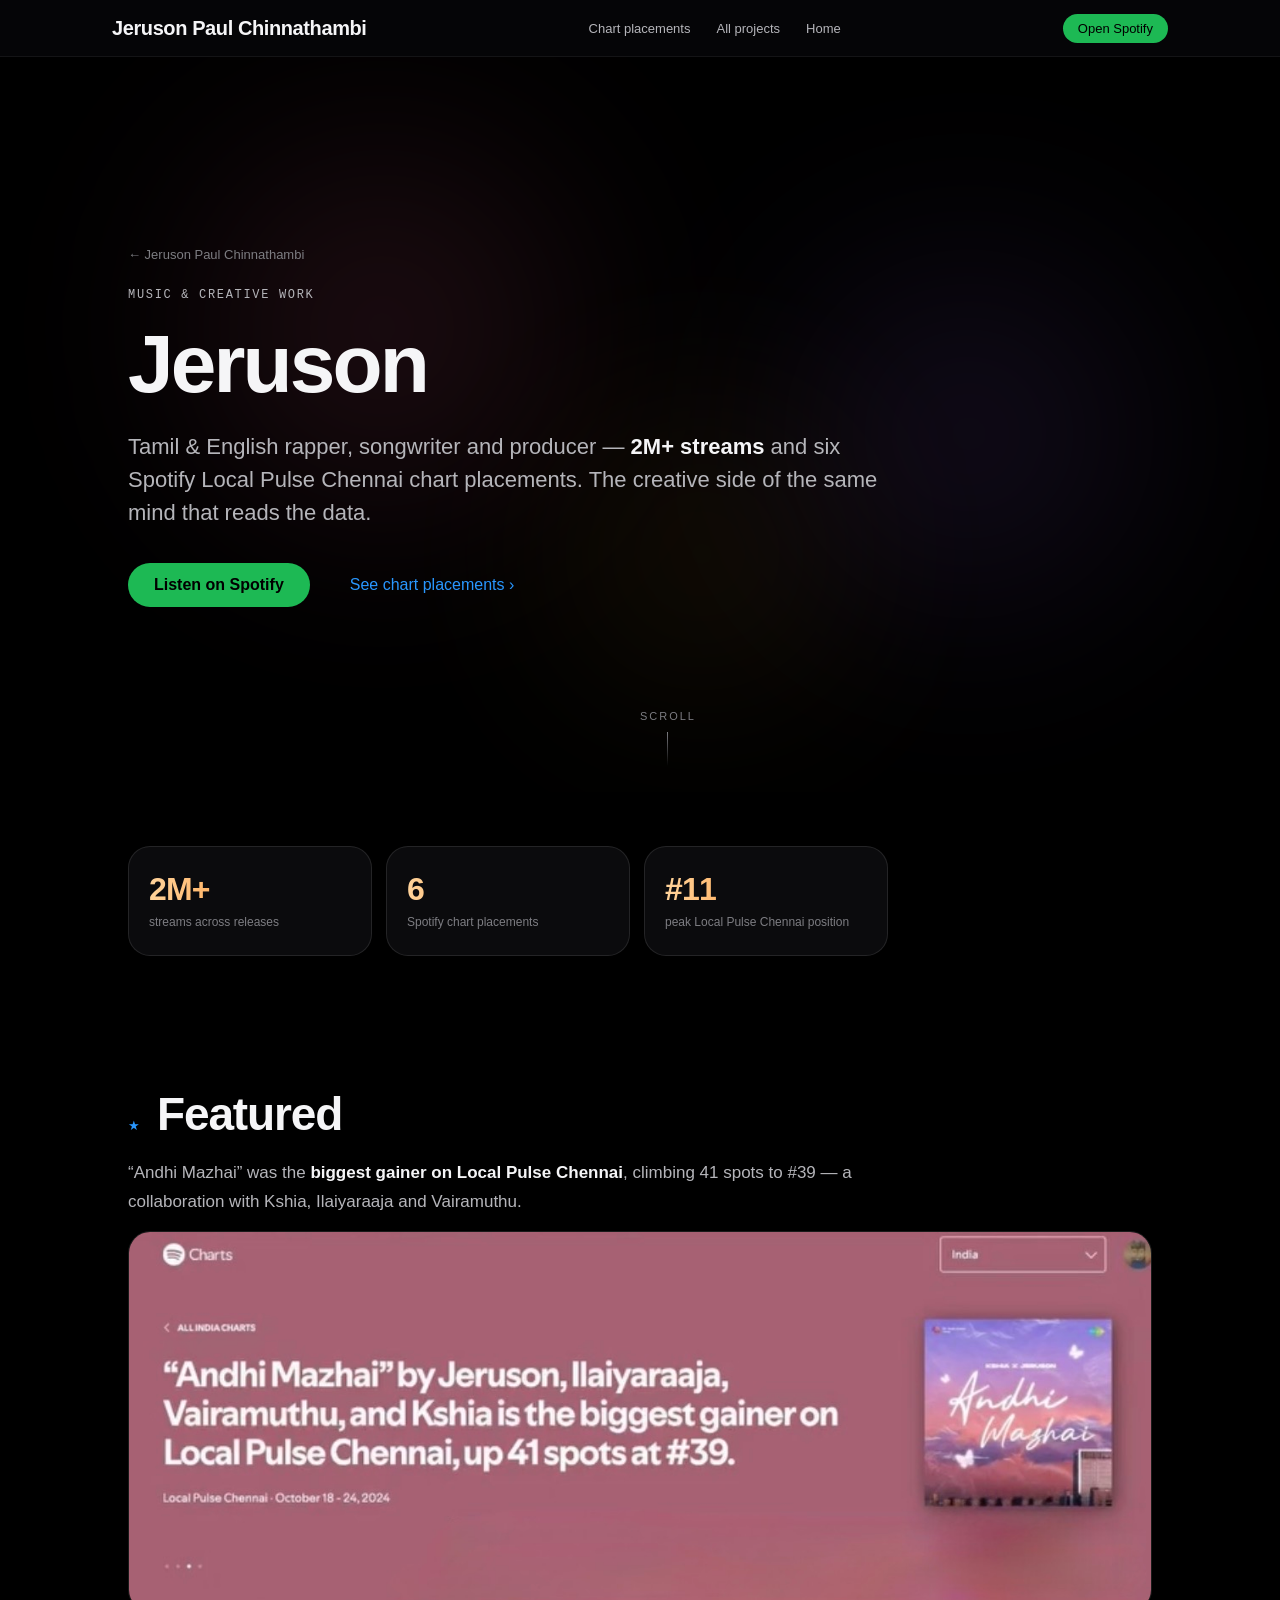
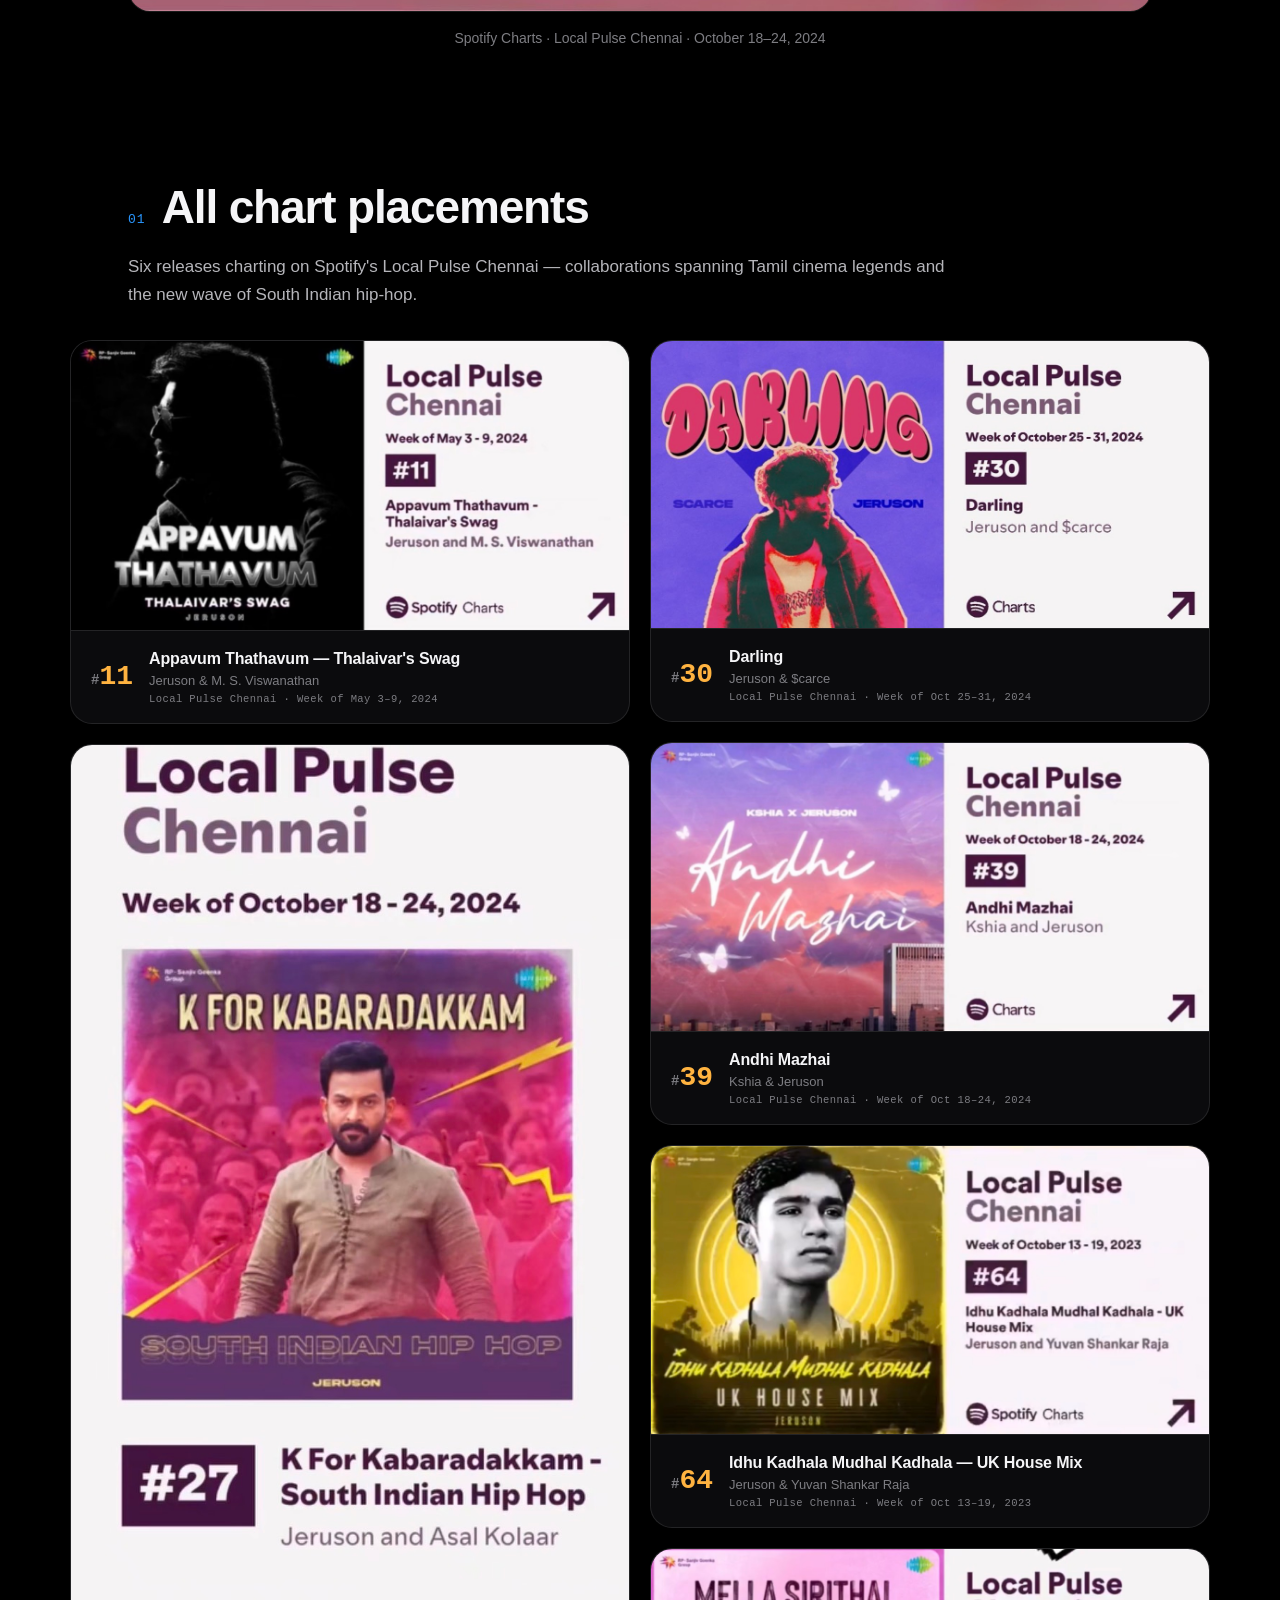
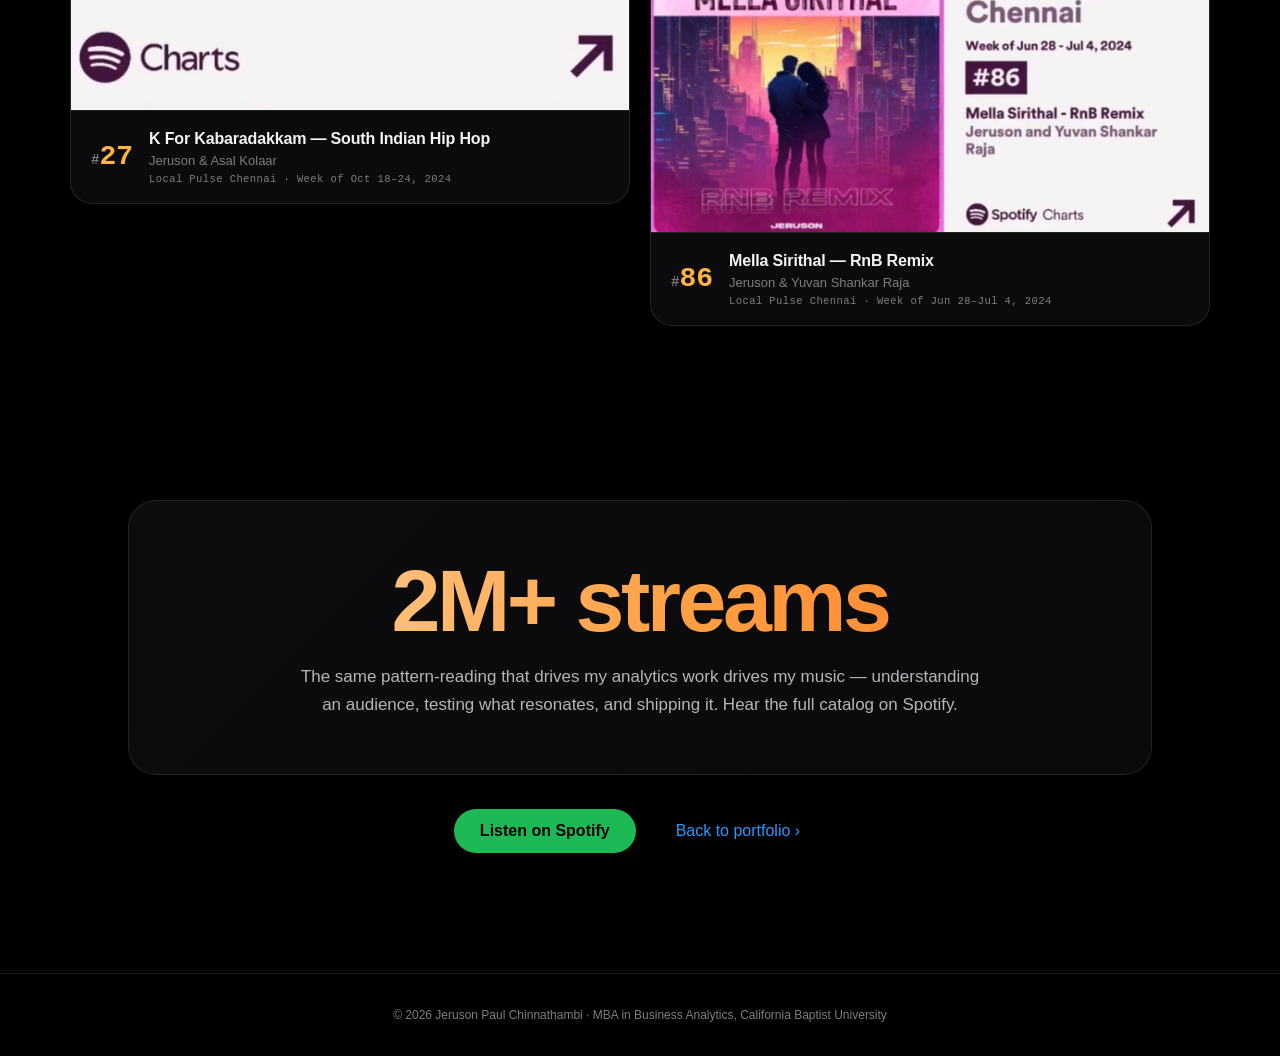
<file: music-preview.html>
<!DOCTYPE html>
<html lang="en">
<head>
<meta charset="UTF-8">
<meta name="viewport" content="width=device-width, initial-scale=1.0">
<title>Jeruson - Music & Chart Placements | Jeruson Paul Chinnathambi</title>
<meta name="description" content="Jeruson - Tamil & English rapper and producer. 2M+ streams and six Spotify Local Pulse Chennai chart placements.">
<style>

:root{
  --bg:#000; --surface:#0b0b0d; --surface-2:#131316; --hairline:rgba(255,255,255,.10);
  --text:#f5f5f7; --text-2:#b5b5ba; --text-3:#7d7d82;
  --blue:#2997ff; --amber:#ffb340;
  --grad-hero:linear-gradient(96deg,#ffd49c 0%,#ff9f43 22%,#e8853b 38%,#8fb8ff 72%,#4d9fff 100%);
  --grad-warm:linear-gradient(96deg,#ffd49c,#ff9f43 55%,#ff7e29);
  --grad-cool:linear-gradient(96deg,#9cc8ff,#4d9fff 60%,#2563eb);
  --grad-mint:linear-gradient(96deg,#a8f0d4,#3ddc97 60%,#16a37a);
  --radius:28px;
  --font:-apple-system,BlinkMacSystemFont,"SF Pro Display","SF Pro Text","Helvetica Neue",Inter,Segoe UI,Roboto,sans-serif;
  --mono:"SF Mono",ui-monospace,SFMono-Regular,Menlo,Consolas,monospace;
}
*{margin:0;padding:0;box-sizing:border-box}
html{scroll-behavior:smooth}
body{background:var(--bg);color:var(--text);font-family:var(--font);-webkit-font-smoothing:antialiased;text-rendering:optimizeLegibility;overflow-x:hidden}
a{color:inherit;text-decoration:none}
img,svg{display:block;max-width:100%}
::selection{background:rgba(41,151,255,.35)}

/* nav */
.nav{position:fixed;top:0;left:0;right:0;z-index:100;backdrop-filter:saturate(180%) blur(20px);-webkit-backdrop-filter:saturate(180%) blur(20px);background:rgba(8,8,10,.72);border-bottom:1px solid rgba(255,255,255,.06)}
.nav-inner{max-width:1100px;margin:0 auto;height:56px;display:flex;align-items:center;justify-content:space-between;padding:0 22px;gap:18px}
.nav .brand{font-size:20px;font-weight:700;letter-spacing:-.02em;white-space:nowrap}
.nav .brand .dot{color:var(--blue)}
.nav ul{display:flex;gap:26px;list-style:none}
.nav ul a{font-size:13px;color:var(--text-2);transition:color .25s}
.nav ul a:hover{color:#fff}
.nav .cta{font-size:13px;background:var(--blue);color:#fff;padding:7px 15px;border-radius:980px;transition:background .25s;white-space:nowrap}
.nav .cta:hover{background:#52aaff}
@media(max-width:820px){.nav ul{display:none}.nav .brand{font-size:16px}}

/* generic section */
section{position:relative;padding:104px 24px}
.wrap{max-width:1024px;margin:0 auto}
.wrap-wide{max-width:1140px;margin:0 auto}
.kicker{font-size:13px;font-weight:600;letter-spacing:.14em;text-transform:uppercase;color:var(--text-3);margin-bottom:18px}
h2.head{font-size:clamp(34px,5.2vw,60px);font-weight:700;letter-spacing:-.03em;line-height:1.06}
.grad-warm{background:var(--grad-warm);-webkit-background-clip:text;background-clip:text;color:transparent}
.grad-cool{background:var(--grad-cool);-webkit-background-clip:text;background-clip:text;color:transparent}
.grad-mint{background:var(--grad-mint);-webkit-background-clip:text;background-clip:text;color:transparent}
.lede{font-size:clamp(17px,2vw,20px);color:var(--text-2);line-height:1.55;max-width:760px;margin-top:22px}
.lede strong{color:var(--text);font-weight:600}

/* reveal */
.rv{opacity:0;transform:translateY(46px);transition:opacity 1s cubic-bezier(.22,1,.36,1),transform 1s cubic-bezier(.22,1,.36,1)}
.rv.in{opacity:1;transform:none}
.rv-d1{transition-delay:.1s}.rv-d2{transition-delay:.2s}.rv-d3{transition-delay:.3s}

/* buttons */
.btn{display:inline-flex;align-items:center;gap:8px;font-size:16px;font-weight:500;padding:13px 26px;border-radius:980px;transition:transform .3s cubic-bezier(.22,1,.36,1),background .25s,box-shadow .3s}
.btn-fill{background:var(--blue);color:#fff}
.btn-fill:hover{background:#52aaff;transform:translateY(-2px);box-shadow:0 10px 34px rgba(41,151,255,.35)}
.btn-ghost{color:var(--blue)}
.btn-ghost:hover{text-decoration:underline}

/* ============ HOME HERO ============ */
.hero{position:relative;min-height:100svh;display:flex;align-items:center;justify-content:center;text-align:center;overflow:hidden;padding:130px 24px 90px}
.hero-glow{position:absolute;inset:0;pointer-events:none}
.hero-glow .orb{position:absolute;border-radius:50%;filter:blur(90px);opacity:.55;will-change:transform}
.orb-a{width:560px;height:560px;background:radial-gradient(circle at 35% 35%,rgba(255,159,67,.55),transparent 65%);top:8%;left:50%;margin-left:-440px;animation:drift1 14s ease-in-out infinite alternate}
.orb-b{width:620px;height:620px;background:radial-gradient(circle at 60% 50%,rgba(41,151,255,.4),transparent 65%);top:26%;left:50%;margin-left:-80px;animation:drift2 17s ease-in-out infinite alternate}
.orb-c{width:380px;height:380px;background:radial-gradient(circle at 50% 50%,rgba(255,212,156,.35),transparent 65%);bottom:4%;left:50%;margin-left:-190px;animation:drift3 12s ease-in-out infinite alternate}
@keyframes drift1{from{transform:translate(0,0) scale(1)}to{transform:translate(70px,40px) scale(1.12)}}
@keyframes drift2{from{transform:translate(0,0) scale(1.05)}to{transform:translate(-60px,-50px) scale(.95)}}
@keyframes drift3{from{transform:translate(0,0)}to{transform:translate(40px,-60px) scale(1.1)}}
.hero-content{position:relative;z-index:2;max-width:1000px}
.hero .name{font-size:clamp(30px,5.6vw,64px);font-weight:700;letter-spacing:-.02em;line-height:1.04;opacity:0;animation:riseIn 1s .12s cubic-bezier(.22,1,.36,1) forwards}
.hero .name .grad{background:var(--grad-hero);-webkit-background-clip:text;background-clip:text;color:transparent;background-size:200% 100%;animation:gradShift 9s ease-in-out infinite alternate}
.hero .role{font-size:clamp(13px,1.5vw,16px);font-weight:600;letter-spacing:.16em;text-transform:uppercase;color:var(--text-3);margin-top:14px;opacity:0;animation:riseIn 1s .3s cubic-bezier(.22,1,.36,1) forwards}
.hero h1{font-size:clamp(44px,8vw,96px);line-height:1.03;font-weight:700;letter-spacing:-.035em;margin:26px 0 0;opacity:0;animation:riseIn 1.1s .46s cubic-bezier(.22,1,.36,1) forwards}
.hero h1 .grad{background:var(--grad-hero);-webkit-background-clip:text;background-clip:text;color:transparent;background-size:200% 100%;animation:gradShift 9s ease-in-out infinite alternate}
@keyframes gradShift{from{background-position:0% 50%}to{background-position:100% 50%}}
.hero .sub{font-size:clamp(18px,2.3vw,23px);color:var(--text-2);max-width:680px;margin:22px auto 0;line-height:1.5;opacity:0;animation:riseIn 1.1s .62s cubic-bezier(.22,1,.36,1) forwards}
.hero .actions{margin-top:36px;display:flex;gap:14px;justify-content:center;flex-wrap:wrap;opacity:0;animation:riseIn 1.1s .8s cubic-bezier(.22,1,.36,1) forwards}
@keyframes riseIn{from{opacity:0;transform:translateY(34px)}to{opacity:1;transform:translateY(0)}}
.scroll-hint{position:absolute;bottom:26px;left:50%;transform:translateX(-50%);color:var(--text-3);font-size:11px;letter-spacing:.18em;text-transform:uppercase;opacity:0;animation:riseIn 1s 1.3s forwards}
.scroll-hint::after{content:"";display:block;width:1px;height:34px;background:linear-gradient(to bottom,var(--text-3),transparent);margin:10px auto 0;animation:pulseLine 2.2s ease-in-out infinite}
@keyframes pulseLine{0%,100%{opacity:.35}50%{opacity:1}}

/* stats band */
.stats{display:grid;grid-template-columns:repeat(4,1fr);gap:18px;margin-top:60px}
.stat{background:var(--surface);border:1px solid var(--hairline);border-radius:var(--radius);padding:32px 26px;transition:transform .5s cubic-bezier(.22,1,.36,1),border-color .4s}
.stat:hover{transform:translateY(-6px);border-color:rgba(255,255,255,.22)}
.stat .num{font-size:clamp(32px,4vw,44px);font-weight:700;letter-spacing:-.03em;background:var(--grad-hero);-webkit-background-clip:text;background-clip:text;color:transparent}
.stat .lbl{font-size:14px;color:var(--text-2);margin-top:8px;line-height:1.45}
@media(max-width:880px){.stats{grid-template-columns:repeat(2,1fr)}}
@media(max-width:520px){.stats{grid-template-columns:1fr}}

/* flagship teaser (home) */
.flagship{background:linear-gradient(to bottom,#000 0%,#070708 18%,#0a0a0c 100%)}
.flag-card{margin-top:50px;background:linear-gradient(135deg,#101014,#0b0b0d 60%);border:1px solid var(--hairline);border-radius:var(--radius);padding:clamp(28px,4vw,52px);overflow:hidden;position:relative;transition:border-color .4s,box-shadow .55s,transform .55s cubic-bezier(.22,1,.36,1);display:block}
.flag-card:hover{border-color:rgba(255,255,255,.2);box-shadow:0 28px 70px rgba(0,0,0,.55);transform:translateY(-6px)}
.flag-tag{font-family:var(--mono);font-size:11px;letter-spacing:.12em;text-transform:uppercase;color:var(--amber)}
.flag-card h3{font-size:clamp(26px,3.4vw,40px);font-weight:700;letter-spacing:-.025em;line-height:1.08;margin:14px 0 16px}
.flag-card p{font-size:16.5px;line-height:1.6;color:var(--text-2);max-width:760px}
.flag-card p strong{color:var(--text);font-weight:600}
.flag-mini{display:grid;grid-template-columns:repeat(4,1fr);gap:14px;margin:30px 0 8px}
.flag-mini .m{background:var(--surface-2);border:1px solid var(--hairline);border-radius:18px;padding:18px}
.flag-mini .v{font-size:clamp(20px,2.4vw,28px);font-weight:700;letter-spacing:-.02em}
.flag-mini .v.warm{background:var(--grad-warm);-webkit-background-clip:text;background-clip:text;color:transparent}
.flag-mini .k{font-size:12px;color:var(--text-3);margin-top:5px;line-height:1.4}
.flag-open{margin-top:24px;display:inline-flex;align-items:center;gap:8px;color:var(--blue);font-weight:600;font-size:16px}
.flag-open .arr{transition:transform .35s cubic-bezier(.22,1,.36,1)}
.flag-card:hover .flag-open .arr{transform:translateX(5px)}
@media(max-width:760px){.flag-mini{grid-template-columns:1fr 1fr}}

/* research cards */
.cards{display:grid;grid-template-columns:repeat(3,1fr);gap:20px;margin-top:56px}
.card{background:var(--surface);border:1px solid var(--hairline);border-radius:var(--radius);padding:32px 28px;display:flex;flex-direction:column;gap:13px;transition:transform .55s cubic-bezier(.22,1,.36,1),border-color .4s,box-shadow .55s;position:relative;overflow:hidden}
.card::before{content:"";position:absolute;top:0;left:0;right:0;height:1px;background:linear-gradient(90deg,transparent,rgba(255,255,255,.35),transparent);opacity:0;transition:opacity .5s}
.card:hover{transform:translateY(-8px);border-color:rgba(255,255,255,.2);box-shadow:0 24px 60px rgba(0,0,0,.55)}
.card:hover::before{opacity:1}
.card .tag{font-family:var(--mono);font-size:11px;letter-spacing:.1em;text-transform:uppercase;color:var(--text-3)}
.card .tag.hl{color:var(--amber)}
.card h4{font-size:20px;font-weight:700;letter-spacing:-.015em;line-height:1.25}
.card p{font-size:14.5px;line-height:1.58;color:var(--text-2);flex:1}
.card p strong{color:var(--text);font-weight:600}
.card .open{font-size:14px;color:var(--blue);font-weight:500;display:inline-flex;align-items:center;gap:6px;margin-top:2px}
.card .open .arr{transition:transform .35s cubic-bezier(.22,1,.36,1)}
.card:hover .open .arr{transform:translateX(4px)}
@media(max-width:860px){.cards{grid-template-columns:1fr}}

/* experience */
.xp{margin-top:56px;display:flex;flex-direction:column}
.xp-item{display:grid;grid-template-columns:200px 1fr;gap:34px;padding:40px 0;border-top:1px solid var(--hairline)}
.xp-item:last-child{border-bottom:1px solid var(--hairline)}
.xp-when{font-family:var(--mono);font-size:12.5px;color:var(--text-3);padding-top:6px}
.xp-role{font-size:21px;font-weight:700;letter-spacing:-.015em}
.xp-org{font-size:14.5px;color:var(--amber);margin-top:4px;font-weight:500}
.xp-body{font-size:15px;color:var(--text-2);line-height:1.65;margin-top:14px;max-width:680px}
.xp-body strong{color:var(--text);font-weight:600}
@media(max-width:700px){.xp-item{grid-template-columns:1fr;gap:8px}}

/* skills */
.skill-groups{display:grid;grid-template-columns:repeat(3,1fr);gap:20px;margin-top:56px}
.sg{background:var(--surface);border:1px solid var(--hairline);border-radius:var(--radius);padding:30px 28px}
.sg h5{font-size:13px;letter-spacing:.12em;text-transform:uppercase;color:var(--text-3);margin-bottom:18px;font-weight:600}
.sg ul{list-style:none;display:flex;flex-wrap:wrap;gap:9px}
.sg li{font-size:13px;color:var(--text-2);background:var(--surface-2);border:1px solid var(--hairline);padding:7px 13px;border-radius:980px}
@media(max-width:860px){.skill-groups{grid-template-columns:1fr 1fr}}
@media(max-width:540px){.skill-groups{grid-template-columns:1fr}}

/* contact */
.contact{text-align:center;padding-bottom:150px}
.contact h2{font-size:clamp(42px,7vw,84px);font-weight:700;letter-spacing:-.035em;line-height:1.04}
.contact h2 .grad{background:var(--grad-hero);-webkit-background-clip:text;background-clip:text;color:transparent;background-size:200% 100%;animation:gradShift 9s ease-in-out infinite alternate}
.contact .sub{font-size:18px;color:var(--text-2);margin-top:20px}
.contact .actions{margin-top:36px;display:flex;gap:16px;justify-content:center;flex-wrap:wrap}
.contact .links{margin-top:44px;display:flex;gap:28px;justify-content:center;flex-wrap:wrap;font-size:14px;color:var(--text-3)}
.contact .links a{color:var(--text-2);transition:color .25s}
.contact .links a:hover{color:#fff}

footer{border-top:1px solid var(--hairline);padding:34px 24px;text-align:center;font-size:12px;color:var(--text-3)}

/* ===================== PROJECT PAGE ===================== */
.phero{position:relative;min-height:88svh;display:flex;align-items:center;overflow:hidden;padding:150px 24px 90px}
.phero-glow{position:absolute;inset:0;pointer-events:none}
.phero-glow .o{position:absolute;border-radius:50%;filter:blur(100px);opacity:.5}
.phero-content{position:relative;z-index:2;max-width:1024px;margin:0 auto;width:100%}
.back-link{display:inline-flex;align-items:center;gap:7px;font-size:13px;color:var(--text-3);margin-bottom:26px;transition:color .25s}
.back-link:hover{color:#fff}
.phero .ptag{font-family:var(--mono);font-size:12px;letter-spacing:.14em;text-transform:uppercase;color:var(--text-2);margin-bottom:20px}
.phero h1{font-size:clamp(40px,7vw,82px);font-weight:700;letter-spacing:-.035em;line-height:1.02}
.phero .psub{font-size:clamp(18px,2.2vw,22px);color:var(--text-2);line-height:1.5;max-width:760px;margin-top:24px}
.phero .psub strong{color:var(--text);font-weight:600}
.phero .pactions{margin-top:34px;display:flex;gap:14px;flex-wrap:wrap}

/* exec KPI strip */
.kpis{display:grid;grid-template-columns:repeat(5,1fr);gap:14px;margin-top:54px}
.kpi{background:var(--surface);border:1px solid var(--hairline);border-radius:22px;padding:24px 20px}
.kpi .v{font-size:clamp(24px,2.7vw,32px);font-weight:700;letter-spacing:-.025em}
.kpi .v.warm{background:var(--grad-warm);-webkit-background-clip:text;background-clip:text;color:transparent}
.kpi .v.cool{background:var(--grad-cool);-webkit-background-clip:text;background-clip:text;color:transparent}
.kpi .v.mint{background:var(--grad-mint);-webkit-background-clip:text;background-clip:text;color:transparent}
.kpi .k{font-size:12px;color:var(--text-3);margin-top:6px;line-height:1.4}
@media(max-width:920px){.kpis{grid-template-columns:repeat(3,1fr)}}
@media(max-width:560px){.kpis{grid-template-columns:1fr 1fr}}

/* section heading w/ index */
.sec-head{display:flex;align-items:baseline;gap:16px;margin-bottom:8px}
.sec-head .ix{font-family:var(--mono);font-size:13px;color:var(--blue);letter-spacing:.08em}
h2.sec-title{font-size:clamp(28px,4vw,46px);font-weight:700;letter-spacing:-.025em;line-height:1.08}
.sec-body{font-size:17px;line-height:1.68;color:var(--text-2);max-width:820px;margin-top:20px}
.sec-body strong{color:var(--text);font-weight:600}
.sec-body + .sec-body{margin-top:16px}

/* problem/action/result blocks */
.par{display:grid;grid-template-columns:120px 1fr;gap:16px;margin-top:30px;max-width:880px}
.par .lab{font-family:var(--mono);font-size:11px;letter-spacing:.12em;text-transform:uppercase;padding-top:4px}
.par .lab.p{color:#ff8a8a}.par .lab.a{color:var(--blue)}.par .lab.r{color:#3ddc97}
.par .tx{font-size:16.5px;line-height:1.62;color:var(--text-2)}
.par .tx strong{color:var(--text);font-weight:600}
@media(max-width:560px){.par{grid-template-columns:1fr;gap:5px}.par .tx{margin-bottom:8px}}

/* numbered steps (methodology) */
.steps{margin-top:36px;display:flex;flex-direction:column;gap:2px;counter-reset:st}
.step{display:grid;grid-template-columns:62px 1fr;gap:20px;padding:26px 0;border-top:1px solid var(--hairline)}
.step:last-child{border-bottom:1px solid var(--hairline)}
.step .n{counter-increment:st;font-family:var(--mono);font-size:13px;color:var(--text-3)}
.step .n::before{content:counter(st,decimal-leading-zero)}
.step h4{font-size:18px;font-weight:600;letter-spacing:-.01em}
.step p{font-size:15px;line-height:1.6;color:var(--text-2);margin-top:8px;max-width:720px}
.step p strong{color:var(--text);font-weight:600}

/* panel wrapper for visuals */
.viz{margin-top:40px;background:var(--surface-2);border:1px solid var(--hairline);border-radius:24px;padding:30px clamp(16px,3vw,32px)}
.viz-title{font-size:13px;font-weight:600;letter-spacing:.1em;text-transform:uppercase;color:var(--text-3);margin-bottom:24px;display:flex;justify-content:space-between;flex-wrap:wrap;gap:8px}
.viz-title em{font-style:normal;color:var(--text-2);font-family:var(--mono);font-size:12px;text-transform:none;letter-spacing:0}

/* pipeline svg */
.pipe{width:100%;height:auto}
.pn{fill:#16161a;stroke:rgba(255,255,255,.14);stroke-width:1}
.pn.accent{stroke:rgba(255,179,64,.5)}
.pl{fill:#f5f5f7;font-family:var(--font);font-size:12.5px;font-weight:600}
.ps{fill:#86868b;font-family:var(--mono);font-size:9px}
.pln{stroke:rgba(255,255,255,.16);stroke-width:1.6;fill:none}
.pcap{font-size:13px;color:var(--text-3);margin-top:18px;text-align:center;line-height:1.5}

/* horizontal bars */
.hbars{display:flex;flex-direction:column;gap:15px}
.hbar-row{display:grid;grid-template-columns:minmax(120px,210px) 1fr 70px;gap:14px;align-items:center}
.hbar-name{font-size:14px;color:var(--text-2)}
.hbar-name.win{color:var(--text);font-weight:600}
.hbar-track{height:14px;background:#1a1a1e;border-radius:980px;overflow:hidden;border:1px solid var(--hairline)}
.hbar-fill{height:100%;width:0%;border-radius:980px;background:linear-gradient(90deg,#1d3a5f,#2997ff);transition:width 1.4s cubic-bezier(.22,1,.36,1)}
.hbar-fill.win{background:var(--grad-warm)}
.hbar-fill.neg{background:repeating-linear-gradient(135deg,#3a2026 0 6px,#241317 6px 12px)}
.hbar-fill.mint{background:var(--grad-mint)}
.hbar-val{font-family:var(--mono);font-size:13px;color:var(--text-2);text-align:right}
.hbar-val.win{color:var(--amber)}
@media(max-width:600px){.hbar-row{grid-template-columns:96px 1fr 56px}.hbar-name{font-size:12px}}

/* vertical bars */
.vbars{display:grid;grid-auto-flow:column;grid-auto-columns:1fr;gap:12px;align-items:end;height:250px}
.vcol{display:flex;flex-direction:column;justify-content:flex-end;height:100%;text-align:center}
.vbar{position:relative;border-radius:12px 12px 6px 6px;height:0%;transition:height 1.4s cubic-bezier(.22,1,.36,1);background:linear-gradient(to top,#1d3a5f,#2997ff)}
.vbar.warm{background:linear-gradient(to top,#7a4a14,#ffb340)}
.vbar.mint{background:linear-gradient(to top,#14573b,#3ddc97)}
.vbar.muted{background:linear-gradient(to top,#2c2c30,#5b5b63)}
.vbar.closed{background:repeating-linear-gradient(135deg,#232326 0 6px,#1a1a1d 6px 12px);border:1px dashed rgba(255,255,255,.15)}
.vbar .v{position:absolute;top:-24px;left:50%;transform:translateX(-50%);font-family:var(--mono);font-size:11px;color:var(--text-2);white-space:nowrap;opacity:0;transition:opacity .6s .9s}
.vbars.play .vbar .v{opacity:1}
.vlbl{font-size:11.5px;color:var(--text-3);margin-top:11px}
@media(max-width:560px){.vbars{gap:6px}.vbar .v{font-size:9px}}

/* two-state (before/after) grouped bars */
.region{display:flex;flex-direction:column;gap:16px}
.rg-row{display:grid;grid-template-columns:140px 1fr;gap:16px;align-items:center}
.rg-name{font-size:14px;color:var(--text-2)}
.rg-bars{display:flex;flex-direction:column;gap:7px}
.rg-bar{height:13px;border-radius:980px;position:relative;overflow:hidden;background:#1a1a1e;border:1px solid var(--hairline)}
.rg-fill{position:absolute;left:0;top:0;bottom:0;width:0%;border-radius:980px;transition:width 1.4s cubic-bezier(.22,1,.36,1)}
.rg-fill.now{background:linear-gradient(90deg,#5a2630,#ff6b6b)}
.rg-fill.rec{background:var(--grad-mint)}
.rg-tag{font-family:var(--mono);font-size:9.5px;color:var(--text-3);position:absolute;right:8px;top:50%;transform:translateY(-50%)}
.rg-legend{display:flex;gap:20px;margin-bottom:20px;font-size:12px;color:var(--text-3)}
.rg-legend span{display:inline-flex;align-items:center;gap:7px}
.rg-legend i{width:11px;height:11px;border-radius:3px;display:inline-block}
@media(max-width:560px){.rg-row{grid-template-columns:84px 1fr}}

/* donut */
.donut-wrap{display:flex;gap:36px;align-items:center;flex-wrap:wrap;justify-content:center}
.donut{flex:0 0 auto}
.donut circle{fill:none;stroke-width:26;stroke-dashoffset:0;transition:stroke-dasharray 1.5s cubic-bezier(.22,1,.36,1)}
.donut-legend{display:flex;flex-direction:column;gap:14px;min-width:230px}
.dl{display:flex;align-items:center;gap:12px;font-size:14px;color:var(--text-2)}
.dl i{width:13px;height:13px;border-radius:4px;flex:0 0 auto}
.dl b{color:var(--text);font-weight:600;margin-left:auto;font-family:var(--mono);font-size:13px}

/* line chart draw-on */
.linechart{width:100%;height:auto}
.lc-line{fill:none;stroke-width:2.5;stroke-dasharray:1;stroke-dashoffset:1;transition:stroke-dashoffset 2s ease}
.lc-line.in{stroke-dashoffset:0}
.lc-area{opacity:0;transition:opacity 1.2s ease .6s}
.lc-area.in{opacity:.16}
.lc-axis{stroke:rgba(255,255,255,.12);stroke-width:1}
.lc-txt{fill:#7d7d82;font-family:var(--mono);font-size:10px}
.lc-dot{opacity:0;transition:opacity .5s}
.lc-dot.in{opacity:1}

/* insight / reco cards */
.icards{display:grid;grid-template-columns:1fr 1fr;gap:16px;margin-top:36px}
.ic{background:var(--surface);border:1px solid var(--hairline);border-radius:20px;padding:26px;transition:border-color .4s,transform .5s cubic-bezier(.22,1,.36,1)}
.ic:hover{border-color:rgba(255,255,255,.2);transform:translateY(-4px)}
.ic .ic-n{font-family:var(--mono);font-size:11px;color:var(--blue);letter-spacing:.1em}
.ic h4{font-size:18px;font-weight:600;margin:10px 0 8px;letter-spacing:-.01em}
.ic p{font-size:14.5px;line-height:1.58;color:var(--text-2)}
.ic p strong{color:var(--text);font-weight:600}
@media(max-width:680px){.icards{grid-template-columns:1fr}}

/* impact band */
.impact{background:linear-gradient(135deg,#0c0c0f,#0a0a0c);border:1px solid var(--hairline);border-radius:var(--radius);padding:clamp(30px,5vw,56px);margin-top:40px;text-align:center}
.impact .big{font-size:clamp(44px,8vw,88px);font-weight:700;letter-spacing:-.04em;line-height:1;background:var(--grad-warm);-webkit-background-clip:text;background-clip:text;color:transparent}
.impact .big.mint{background:var(--grad-mint);-webkit-background-clip:text;background-clip:text;color:transparent}
.impact .cap{font-size:17px;color:var(--text-2);margin-top:18px;max-width:680px;margin-left:auto;margin-right:auto;line-height:1.6}
.impact .cap strong{color:var(--text);font-weight:600}

/* tools chips */
.tools{display:flex;flex-wrap:wrap;gap:10px;margin-top:28px}
.tool{font-family:var(--mono);font-size:12px;color:var(--text-2);background:var(--surface-2);border:1px solid var(--hairline);padding:8px 14px;border-radius:980px}

/* prev/next project nav */
.pnav{border-top:1px solid var(--hairline);display:grid;grid-template-columns:1fr 1fr}
.pnav a{padding:46px 24px;transition:background .3s}
.pnav a:hover{background:#0c0c0f}
.pnav a.next{text-align:right;border-left:1px solid var(--hairline)}
.pnav .dir{font-family:var(--mono);font-size:11px;letter-spacing:.12em;text-transform:uppercase;color:var(--text-3)}
.pnav .ttl{font-size:19px;font-weight:600;margin-top:8px;letter-spacing:-.015em;color:var(--text)}
.pnav-wrap{max-width:1024px;margin:0 auto}
@media(max-width:560px){.pnav{grid-template-columns:1fr}.pnav a.next{border-left:0;border-top:1px solid var(--hairline);text-align:left}}

/* experience detail */
.xp-desc{font-size:13.5px;color:var(--text-3);margin-top:8px;font-style:italic;line-height:1.5;max-width:680px}
.xp-list{margin-top:16px;display:flex;flex-direction:column;gap:13px;max-width:740px;list-style:none}
.xp-list li{position:relative;padding-left:22px;font-size:14.5px;line-height:1.6;color:var(--text-2)}
.xp-list li::before{content:"";position:absolute;left:0;top:9px;width:7px;height:7px;border-radius:50%;background:var(--blue)}
.xp-list li strong{color:var(--text);font-weight:600}

/* vision */
.vision{background:linear-gradient(to bottom,#070708,#000)}
.vision .vstate{font-size:clamp(24px,3.4vw,42px);font-weight:700;letter-spacing:-.025em;line-height:1.22;max-width:920px;margin-top:24px}
.pillars{display:grid;grid-template-columns:repeat(4,1fr);gap:18px;margin-top:50px}
.pillar{background:var(--surface);border:1px solid var(--hairline);border-radius:22px;padding:28px 24px;transition:transform .5s cubic-bezier(.22,1,.36,1),border-color .4s}
.pillar:hover{transform:translateY(-6px);border-color:rgba(255,255,255,.2)}
.pillar .pi{font-family:var(--mono);font-size:11px;letter-spacing:.1em;text-transform:uppercase;color:var(--blue)}
.pillar h4{font-size:18px;font-weight:600;margin:12px 0 8px;letter-spacing:-.01em}
.pillar p{font-size:14px;color:var(--text-2);line-height:1.55}
@media(max-width:880px){.pillars{grid-template-columns:1fr 1fr}}
@media(max-width:520px){.pillars{grid-template-columns:1fr}}

/* music */
.music-stats{display:grid;grid-template-columns:repeat(3,1fr);gap:16px;margin-top:46px}
.mstat{background:var(--surface);border:1px solid var(--hairline);border-radius:22px;padding:28px 24px}
.mstat .v{font-size:clamp(30px,4vw,42px);font-weight:700;letter-spacing:-.03em;background:var(--grad-warm);-webkit-background-clip:text;background-clip:text;color:transparent}
.mstat .k{font-size:13px;color:var(--text-2);margin-top:6px}
.charts{margin-top:24px;display:flex;flex-direction:column;gap:12px}
.chart-row{display:grid;grid-template-columns:64px 1fr auto;gap:18px;align-items:center;background:var(--surface);border:1px solid var(--hairline);border-radius:18px;padding:18px 22px;transition:border-color .4s,transform .5s cubic-bezier(.22,1,.36,1)}
.chart-row:hover{border-color:rgba(255,179,64,.4);transform:translateX(4px)}
.chart-rank{font-family:var(--mono);font-size:26px;font-weight:700;color:var(--amber);line-height:1}
.chart-rank span{font-size:14px;color:var(--text-3)}
.chart-info .t{font-size:16px;font-weight:600;letter-spacing:-.01em}
.chart-info .c{font-size:13px;color:var(--text-3);margin-top:3px}
.chart-meta{font-family:var(--mono);font-size:11px;color:var(--text-3);text-align:right;white-space:nowrap;line-height:1.5}
@media(max-width:600px){.chart-row{grid-template-columns:48px 1fr}.chart-meta{display:none}.music-stats{grid-template-columns:1fr}}

/* music gallery (masonry) */
.gallery{column-count:2;column-gap:20px;margin-top:14px}
.gcard{break-inside:avoid;margin-bottom:20px;background:var(--surface);border:1px solid var(--hairline);border-radius:22px;overflow:hidden;transition:transform .55s cubic-bezier(.22,1,.36,1),border-color .4s,box-shadow .55s}
.gcard:hover{transform:translateY(-6px);border-color:rgba(255,179,64,.4);box-shadow:0 24px 60px rgba(0,0,0,.5)}
.gcard img{width:100%;height:auto;display:block;border-bottom:1px solid var(--hairline)}
.gcard .meta{padding:18px 20px;display:flex;align-items:center;gap:16px}
.gcard .rank{font-family:var(--mono);font-size:28px;font-weight:700;color:var(--amber);line-height:1;flex:0 0 auto}
.gcard .rank span{font-size:14px;color:var(--text-3)}
.gcard .info .t{font-size:16px;font-weight:600;letter-spacing:-.01em;line-height:1.25}
.gcard .info .c{font-size:13px;color:var(--text-3);margin-top:4px}
.gcard .info .w{font-family:var(--mono);font-size:10.5px;color:var(--text-3);margin-top:5px;letter-spacing:.04em}
@media(max-width:760px){.gallery{column-count:1}}

.feature-banner{margin-top:14px;border-radius:22px;overflow:hidden;border:1px solid var(--hairline);transition:border-color .4s}
.feature-banner:hover{border-color:rgba(255,179,64,.4)}
.feature-banner img{width:100%;height:auto;display:block}
.feature-cap{font-size:14px;color:var(--text-3);margin-top:16px;text-align:center;line-height:1.5}

.btn-spotify{background:#1db954;color:#000;font-weight:600}
.btn-spotify:hover{background:#1ed760;transform:translateY(-2px);box-shadow:0 10px 34px rgba(29,185,84,.35)}
.nav .cta.spotify{background:#1db954;color:#000}
.nav .cta.spotify:hover{background:#1ed760}
.chart-row.linked{cursor:pointer}

@media(prefers-reduced-motion:reduce){
  *,*::before,*::after{animation-duration:.001s!important;animation-iteration-count:1!important;transition-duration:.001s!important}
  .rv{opacity:1;transform:none}
  .hero .name,.hero .role,.hero h1,.hero .sub,.hero .actions,.scroll-hint{opacity:1;animation:none}
}

</style>
</head>
<body>
<nav class="nav"><div class="nav-inner"><a href="../index.html" class="brand">Jeruson Paul Chinnathambi</a><ul><li><a href="#charts">Chart placements</a></li><li><a href="../index.html#research">All projects</a></li><li><a href="../index.html">Home</a></li></ul><a class="cta spotify" href="https://open.spotify.com/artist/08z8cYk0E56BpT6vSS04ss" target="_blank" rel="noopener">Open Spotify</a></div></nav>
<header class="phero"><div class="phero-glow" aria-hidden="true"><div class="o" style="width:560px;height:560px;background:radial-gradient(circle,rgba(255,107,153,.34),transparent 65%);top:6%;left:8%"></div><div class="o" style="width:520px;height:520px;background:radial-gradient(circle,rgba(168,109,255,.32),transparent 65%);top:22%;right:4%"></div><div class="o" style="width:380px;height:380px;background:radial-gradient(circle,rgba(255,179,64,.28),transparent 65%);bottom:6%;left:40%"></div></div><div class="phero-content"><a href="../index.html" class="back-link">&larr; Jeruson Paul Chinnathambi</a><div class="ptag">Music &amp; creative work</div><h1>Jeruson</h1><p class="psub">Tamil &amp; English rapper, songwriter and producer &mdash; <strong>2M+ streams</strong> and six Spotify Local Pulse Chennai chart placements. The creative side of the same mind that reads the data.</p><div class="pactions"><a class="btn btn-spotify" href="https://open.spotify.com/artist/08z8cYk0E56BpT6vSS04ss" target="_blank" rel="noopener">Listen on Spotify</a><a class="btn btn-ghost" href="#charts">See chart placements &rsaquo;</a></div></div><div class="scroll-hint">Scroll</div></header>
<section style="padding-top:0">
  <div class="wrap">
    <div class="kpis" style="grid-template-columns:repeat(3,1fr);max-width:760px">
      <div class="kpi rv"><div class="v warm" data-count="2" data-suffix="M+">0</div><div class="k">streams across releases</div></div>
      <div class="kpi rv rv-d1"><div class="v warm" data-count="6">0</div><div class="k">Spotify chart placements</div></div>
      <div class="kpi rv rv-d2"><div class="v warm">#11</div><div class="k">peak Local Pulse Chennai position</div></div>
    </div>
  </div>
</section>

<section style="padding-top:30px">
  <div class="wrap">
    <div class="sec-head rv"><span class="ix">&#9733;</span><h2 class="sec-title">Featured</h2></div>
    <p class="sec-body rv rv-d1">&ldquo;Andhi Mazhai&rdquo; was the <strong>biggest gainer on Local Pulse Chennai</strong>, climbing 41 spots to #39 &mdash; a collaboration with Kshia, Ilaiyaraaja and Vairamuthu.</p>
    <a class="feature-banner rv rv-d1" href="https://open.spotify.com/artist/08z8cYk0E56BpT6vSS04ss" target="_blank" rel="noopener" style="display:block">
      <img src="../assets/music/feature-andhi-mazhai-gainer.jpg" alt="Andhi Mazhai biggest gainer on Spotify Local Pulse Chennai, up 41 spots at #39" loading="lazy">
    </a>
    <p class="feature-cap rv rv-d1">Spotify Charts &middot; Local Pulse Chennai &middot; October 18&ndash;24, 2024</p>
  </div>
</section>

<section id="charts" style="padding-top:30px">
  <div class="wrap">
    <div class="sec-head rv"><span class="ix">01</span><h2 class="sec-title">All chart placements</h2></div>
    <p class="sec-body rv rv-d1">Six releases charting on Spotify's Local Pulse Chennai &mdash; collaborations spanning Tamil cinema legends and the new wave of South Indian hip-hop.</p>
  </div>
  <div class="wrap-wide" style="margin-top:30px">
    <div class="gallery">
      <div class="gcard rv"><img src="../assets/music/chart-11-appavum-thathavum.jpg" alt="Appavum Thathavum &mdash; Thalaivar's Swag &mdash; Spotify Local Pulse Chennai #11" loading="lazy"><div class="meta"><div class="rank"><span>#</span>11</div><div class="info"><div class="t">Appavum Thathavum &mdash; Thalaivar's Swag</div><div class="c">Jeruson &amp; M. S. Viswanathan</div><div class="w">Local Pulse Chennai &middot; Week of May 3&ndash;9, 2024</div></div></div></div>
      <div class="gcard rv"><img src="../assets/music/chart-27-k-for-kabaradakkam.jpg" alt="K For Kabaradakkam &mdash; South Indian Hip Hop &mdash; Spotify Local Pulse Chennai #27" loading="lazy"><div class="meta"><div class="rank"><span>#</span>27</div><div class="info"><div class="t">K For Kabaradakkam &mdash; South Indian Hip Hop</div><div class="c">Jeruson &amp; Asal Kolaar</div><div class="w">Local Pulse Chennai &middot; Week of Oct 18&ndash;24, 2024</div></div></div></div>
      <div class="gcard rv"><img src="../assets/music/chart-30-darling.jpg" alt="Darling &mdash; Spotify Local Pulse Chennai #30" loading="lazy"><div class="meta"><div class="rank"><span>#</span>30</div><div class="info"><div class="t">Darling</div><div class="c">Jeruson &amp; $carce</div><div class="w">Local Pulse Chennai &middot; Week of Oct 25&ndash;31, 2024</div></div></div></div>
      <div class="gcard rv"><img src="../assets/music/chart-39-andhi-mazhai.jpg" alt="Andhi Mazhai &mdash; Spotify Local Pulse Chennai #39" loading="lazy"><div class="meta"><div class="rank"><span>#</span>39</div><div class="info"><div class="t">Andhi Mazhai</div><div class="c">Kshia &amp; Jeruson</div><div class="w">Local Pulse Chennai &middot; Week of Oct 18&ndash;24, 2024</div></div></div></div>
      <div class="gcard rv"><img src="../assets/music/chart-64-idhu-kadhala.jpg" alt="Idhu Kadhala Mudhal Kadhala &mdash; UK House Mix &mdash; Spotify Local Pulse Chennai #64" loading="lazy"><div class="meta"><div class="rank"><span>#</span>64</div><div class="info"><div class="t">Idhu Kadhala Mudhal Kadhala &mdash; UK House Mix</div><div class="c">Jeruson &amp; Yuvan Shankar Raja</div><div class="w">Local Pulse Chennai &middot; Week of Oct 13&ndash;19, 2023</div></div></div></div>
      <div class="gcard rv"><img src="../assets/music/chart-86-mella-sirithal.jpg" alt="Mella Sirithal &mdash; RnB Remix &mdash; Spotify Local Pulse Chennai #86" loading="lazy"><div class="meta"><div class="rank"><span>#</span>86</div><div class="info"><div class="t">Mella Sirithal &mdash; RnB Remix</div><div class="c">Jeruson &amp; Yuvan Shankar Raja</div><div class="w">Local Pulse Chennai &middot; Week of Jun 28&ndash;Jul 4, 2024</div></div></div></div>
    </div>
  </div>
</section>

<section style="padding-top:30px;padding-bottom:120px">
  <div class="wrap" style="text-align:center">
    <div class="impact rv rv-d1">
      <div class="big">2M+ streams</div>
      <p class="cap">The same pattern-reading that drives my analytics work drives my music &mdash; understanding an audience, testing what resonates, and shipping it. Hear the full catalog on Spotify.</p>
    </div>
    <div class="actions rv rv-d1" style="margin-top:34px;display:flex;gap:14px;flex-wrap:wrap;justify-content:center">
      <a class="btn btn-spotify" href="https://open.spotify.com/artist/08z8cYk0E56BpT6vSS04ss" target="_blank" rel="noopener">Listen on Spotify</a>
      <a class="btn btn-ghost" href="../index.html">Back to portfolio &rsaquo;</a>
    </div>
  </div>
</section>
<footer>&copy; 2026 Jeruson Paul Chinnathambi &middot; MBA in Business Analytics, California Baptist University</footer>

<script>

(function(){
  var reduced = window.matchMedia('(prefers-reduced-motion: reduce)').matches;

  // reveal
  var io = new IntersectionObserver(function(es){
    es.forEach(function(e){ if(e.isIntersecting){ e.target.classList.add('in'); io.unobserve(e.target);} });
  },{threshold:.14,rootMargin:'0px 0px -40px 0px'});
  document.querySelectorAll('.rv').forEach(function(el){ io.observe(el); });

  // counters
  function fmt(v,dec){ return v>=1000 ? Math.round(v).toLocaleString('en-US') : v.toFixed(dec); }
  function count(el){
    var t=parseFloat(el.dataset.count),dec=parseInt(el.dataset.dec||'0',10),pre=el.dataset.prefix||'',suf=el.dataset.suffix||'';
    if(reduced){el.textContent=pre+fmt(t,dec)+suf;return;}
    var s=null,d=1600;
    function step(ts){if(!s)s=ts;var p=Math.min((ts-s)/d,1);var e=1-Math.pow(1-p,3);el.textContent=pre+fmt(t*e,dec)+suf;if(p<1)requestAnimationFrame(step);}
    requestAnimationFrame(step);
  }
  var cio=new IntersectionObserver(function(es){es.forEach(function(e){if(e.isIntersecting){count(e.target);cio.unobserve(e.target);}});},{threshold:.5});
  document.querySelectorAll('[data-count]').forEach(function(el){cio.observe(el);});

  // generic grow-on-view (hbars width, vbars height)
  function grow(container){
    container.classList.add('play');
    container.querySelectorAll('.hbar-fill').forEach(function(f,i){ setTimeout(function(){ f.style.width=f.dataset.w+'%'; }, i*100); });
    container.querySelectorAll('.vbar').forEach(function(b){ b.style.height=b.dataset.h+'%'; });
    container.querySelectorAll('.rg-fill').forEach(function(f,i){ setTimeout(function(){ f.style.width=f.dataset.w+'%'; }, i*80); });
  }
  var gio=new IntersectionObserver(function(es){es.forEach(function(e){if(e.isIntersecting){grow(e.target);gio.unobserve(e.target);}});},{threshold:.35});
  document.querySelectorAll('.hbars,.vbars,.region').forEach(function(el){gio.observe(el);});

  // donut
  var dio=new IntersectionObserver(function(es){es.forEach(function(e){if(e.isIntersecting){
    e.target.querySelectorAll('circle').forEach(function(c){ c.setAttribute('stroke-dasharray', c.dataset.dash); });
    dio.unobserve(e.target);
  }});},{threshold:.4});
  document.querySelectorAll('.donut').forEach(function(el){dio.observe(el);});

  // line draw
  var lio=new IntersectionObserver(function(es){es.forEach(function(e){if(e.isIntersecting){
    e.target.querySelectorAll('.lc-line,.lc-area,.lc-dot').forEach(function(p){ p.classList.add('in'); });
    lio.unobserve(e.target);
  }});},{threshold:.3});
  document.querySelectorAll('.linechart').forEach(function(el){lio.observe(el);});

  // hero parallax
  if(!reduced){
    var orbs=document.querySelectorAll('.orb,.phero-glow .o');
    window.addEventListener('scroll',function(){
      var y=window.scrollY;
      if(y<window.innerHeight*1.3){ orbs.forEach(function(o,i){ o.style.transform='translateY('+(y*(0.06+(i*0.04)))+'px)'; }); }
    },{passive:true});
  }
})();

</script>
</body>
</html>
</file>
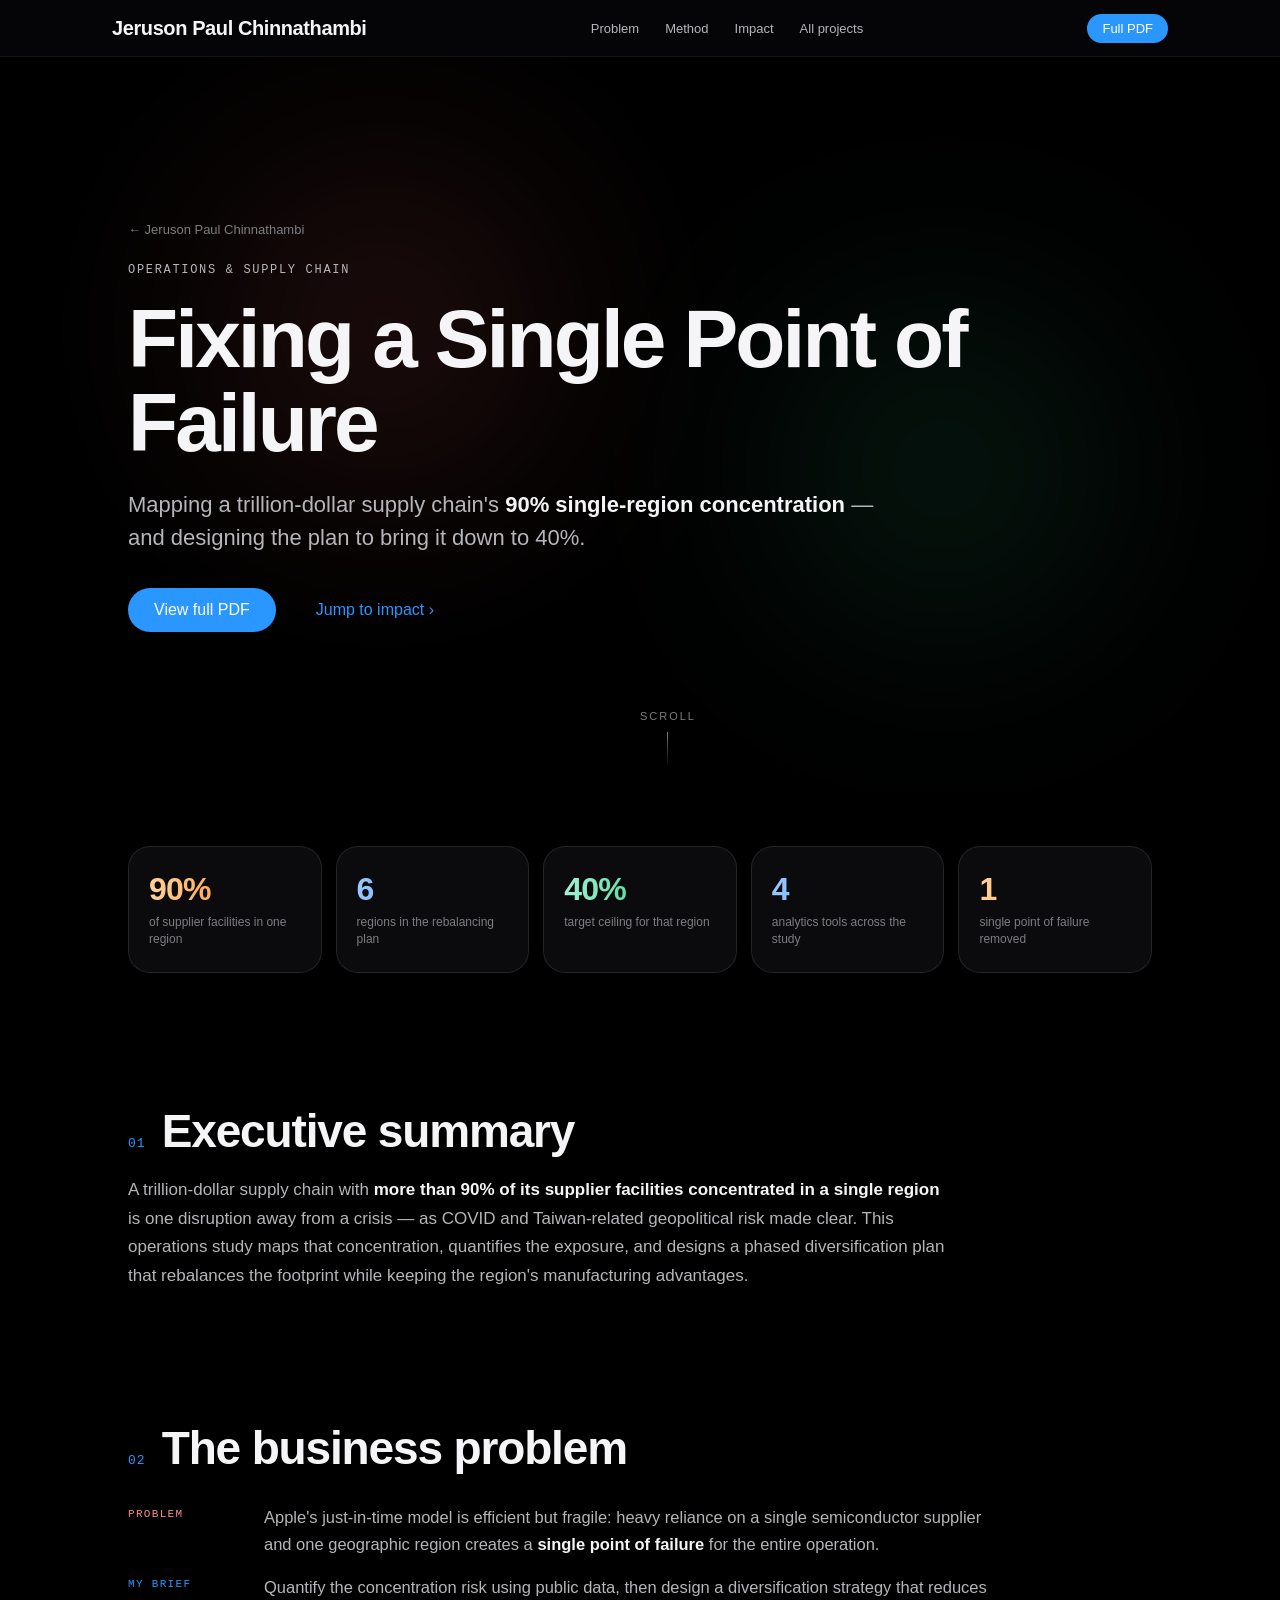
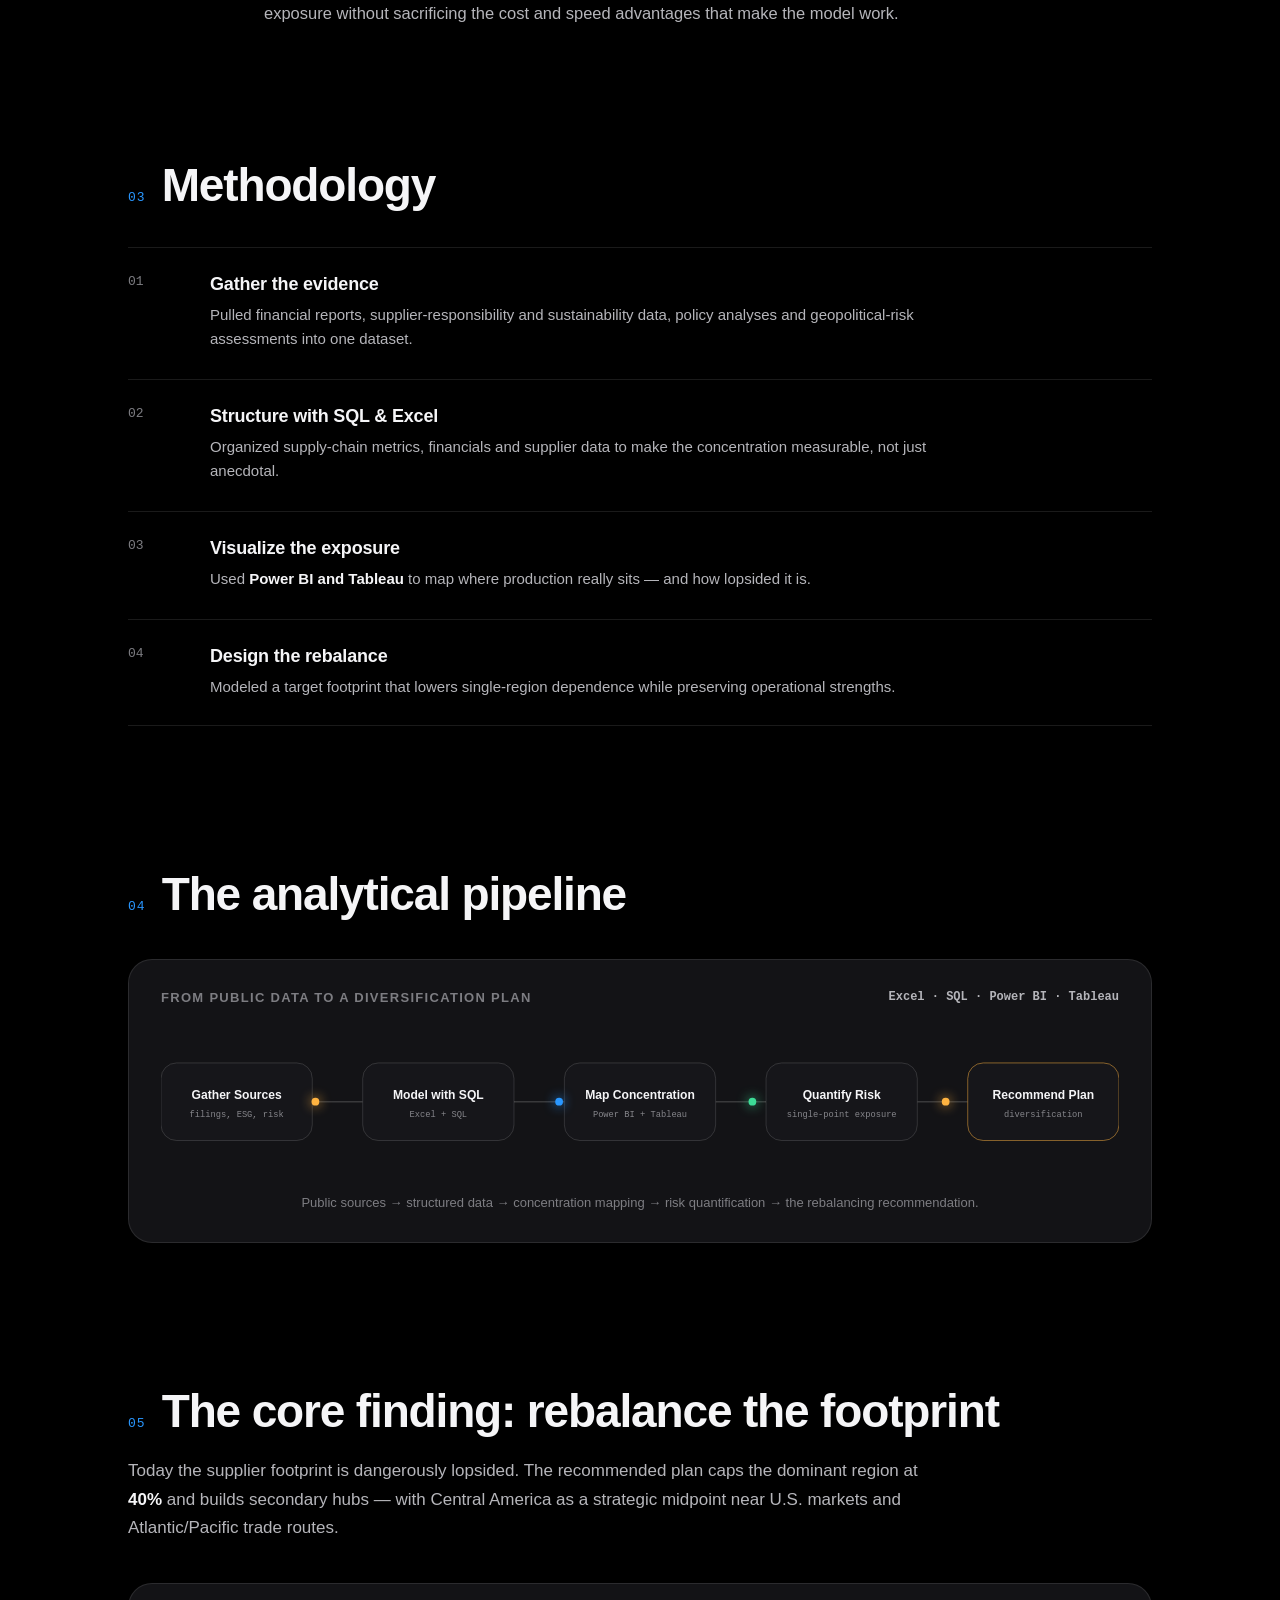
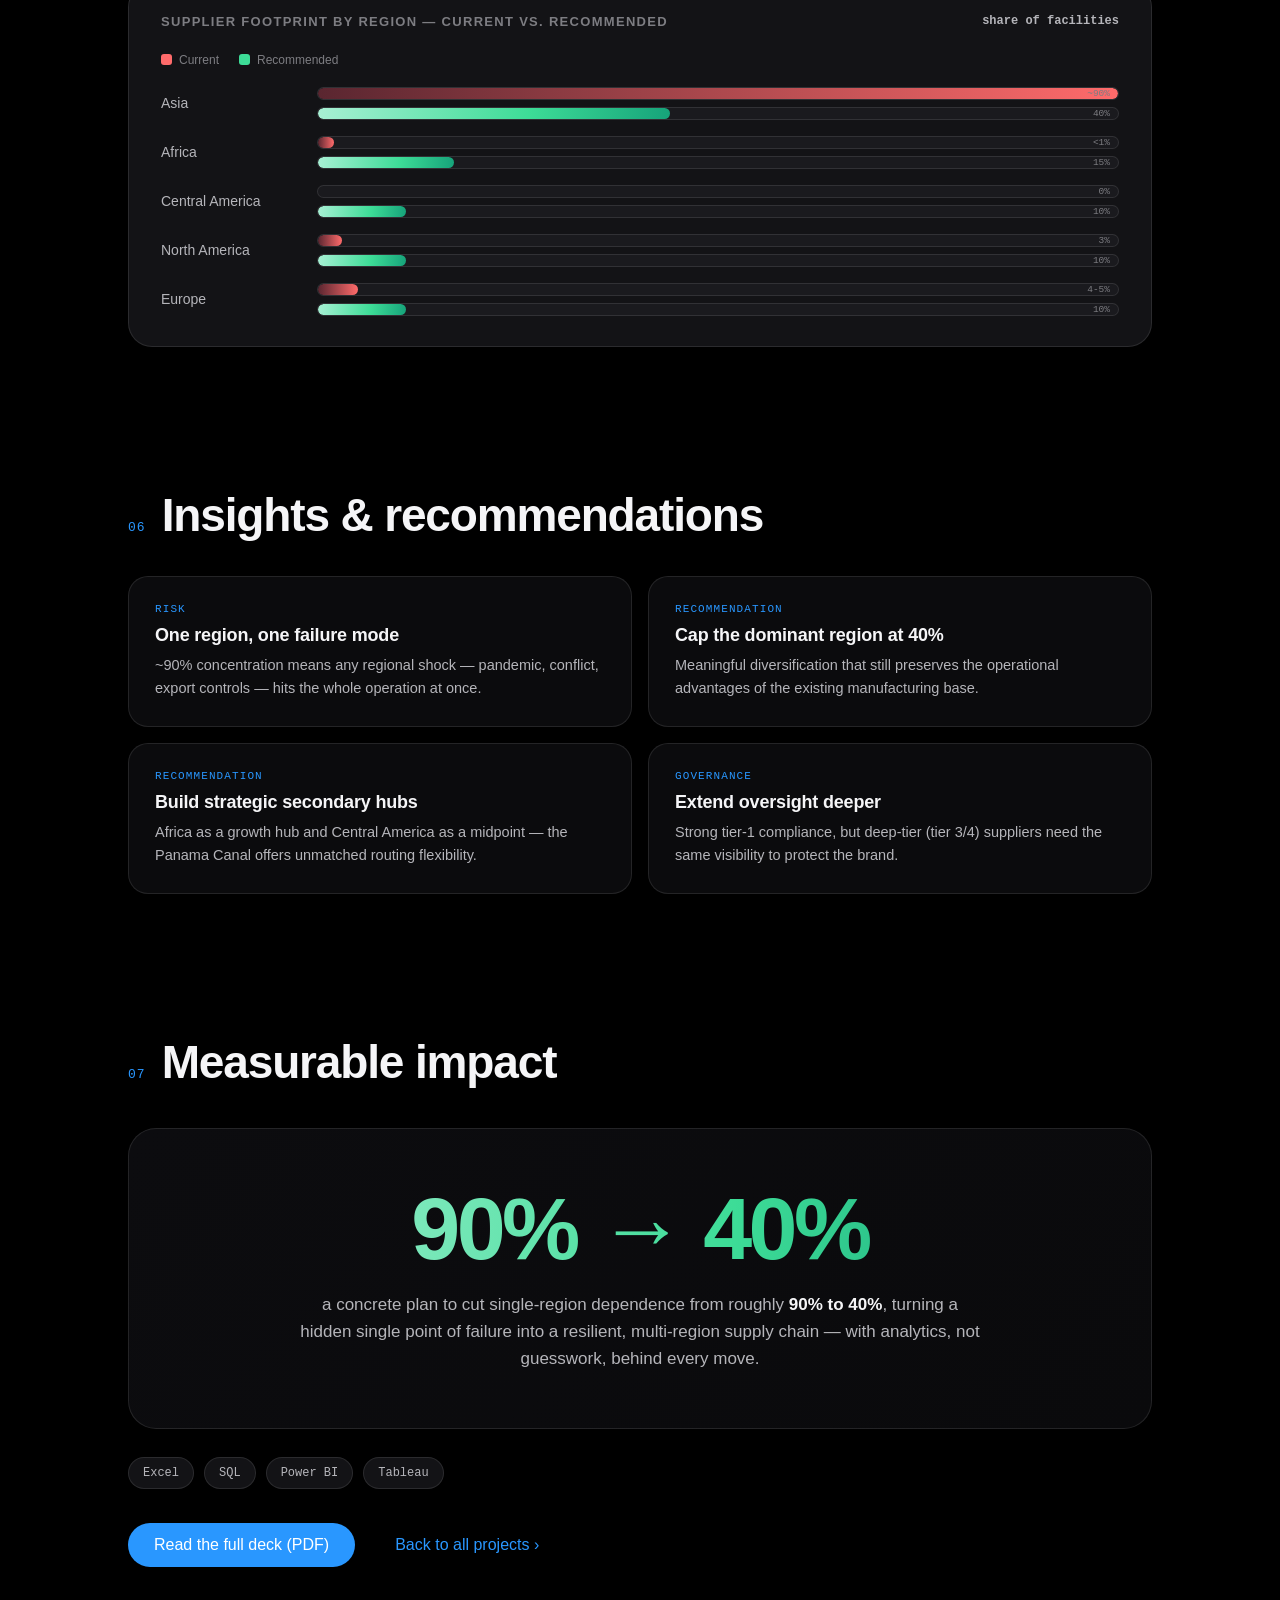
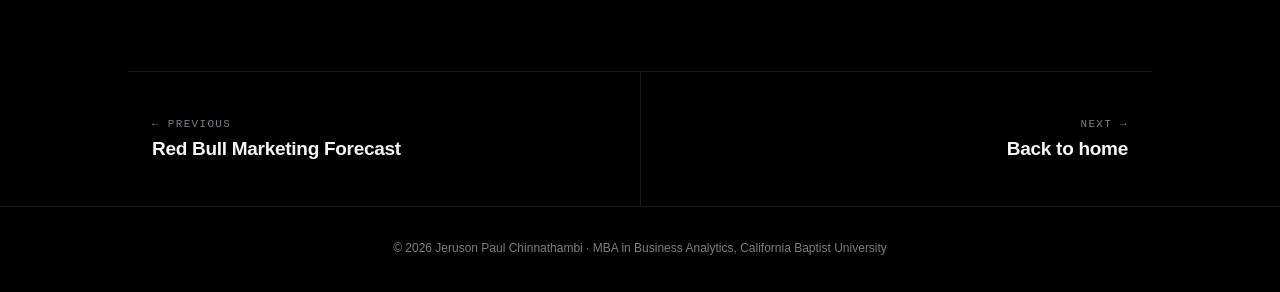
<file: projects/apple-supply-chain.html>
<!DOCTYPE html>
<html lang="en">
<head>
<meta charset="UTF-8">
<meta name="viewport" content="width=device-width, initial-scale=1.0">
<title>Apple: Fixing a Single Point of Failure | Jeruson Paul Chinnathambi</title>
<meta name="description" content="An operations study mapping Apple's supply-chain overconcentration and designing a diversification plan to de-risk it.">
<style>

:root{
  --bg:#000; --surface:#0b0b0d; --surface-2:#131316; --hairline:rgba(255,255,255,.10);
  --text:#f5f5f7; --text-2:#b5b5ba; --text-3:#7d7d82;
  --blue:#2997ff; --amber:#ffb340;
  --grad-hero:linear-gradient(96deg,#ffd49c 0%,#ff9f43 22%,#e8853b 38%,#8fb8ff 72%,#4d9fff 100%);
  --grad-warm:linear-gradient(96deg,#ffd49c,#ff9f43 55%,#ff7e29);
  --grad-cool:linear-gradient(96deg,#9cc8ff,#4d9fff 60%,#2563eb);
  --grad-mint:linear-gradient(96deg,#a8f0d4,#3ddc97 60%,#16a37a);
  --radius:28px;
  --font:-apple-system,BlinkMacSystemFont,"SF Pro Display","SF Pro Text","Helvetica Neue",Inter,Segoe UI,Roboto,sans-serif;
  --mono:"SF Mono",ui-monospace,SFMono-Regular,Menlo,Consolas,monospace;
}
*{margin:0;padding:0;box-sizing:border-box}
html{scroll-behavior:smooth}
body{background:var(--bg);color:var(--text);font-family:var(--font);-webkit-font-smoothing:antialiased;text-rendering:optimizeLegibility;overflow-x:hidden}
a{color:inherit;text-decoration:none}
img,svg{display:block;max-width:100%}
::selection{background:rgba(41,151,255,.35)}

/* nav */
.nav{position:fixed;top:0;left:0;right:0;z-index:100;backdrop-filter:saturate(180%) blur(20px);-webkit-backdrop-filter:saturate(180%) blur(20px);background:rgba(8,8,10,.72);border-bottom:1px solid rgba(255,255,255,.06)}
.nav-inner{max-width:1100px;margin:0 auto;height:56px;display:flex;align-items:center;justify-content:space-between;padding:0 22px;gap:18px}
.nav .brand{font-size:20px;font-weight:700;letter-spacing:-.02em;white-space:nowrap}
.nav .brand .dot{color:var(--blue)}
.nav ul{display:flex;gap:26px;list-style:none}
.nav ul a{font-size:13px;color:var(--text-2);transition:color .25s}
.nav ul a:hover{color:#fff}
.nav .cta{font-size:13px;background:var(--blue);color:#fff;padding:7px 15px;border-radius:980px;transition:background .25s;white-space:nowrap}
.nav .cta:hover{background:#52aaff}
@media(max-width:820px){.nav ul{display:none}.nav .brand{font-size:16px}}

/* generic section */
section{position:relative;padding:104px 24px}
.wrap{max-width:1024px;margin:0 auto}
.wrap-wide{max-width:1140px;margin:0 auto}
.kicker{font-size:13px;font-weight:600;letter-spacing:.14em;text-transform:uppercase;color:var(--text-3);margin-bottom:18px}
h2.head{font-size:clamp(34px,5.2vw,60px);font-weight:700;letter-spacing:-.03em;line-height:1.06}
.grad-warm{background:var(--grad-warm);-webkit-background-clip:text;background-clip:text;color:transparent}
.grad-cool{background:var(--grad-cool);-webkit-background-clip:text;background-clip:text;color:transparent}
.grad-mint{background:var(--grad-mint);-webkit-background-clip:text;background-clip:text;color:transparent}
.lede{font-size:clamp(17px,2vw,20px);color:var(--text-2);line-height:1.55;max-width:760px;margin-top:22px}
.lede strong{color:var(--text);font-weight:600}

/* reveal */
.rv{opacity:0;transform:translateY(46px);transition:opacity 1s cubic-bezier(.22,1,.36,1),transform 1s cubic-bezier(.22,1,.36,1)}
.rv.in{opacity:1;transform:none}
.rv-d1{transition-delay:.1s}.rv-d2{transition-delay:.2s}.rv-d3{transition-delay:.3s}

/* buttons */
.btn{display:inline-flex;align-items:center;gap:8px;font-size:16px;font-weight:500;padding:13px 26px;border-radius:980px;transition:transform .3s cubic-bezier(.22,1,.36,1),background .25s,box-shadow .3s}
.btn-fill{background:var(--blue);color:#fff}
.btn-fill:hover{background:#52aaff;transform:translateY(-2px);box-shadow:0 10px 34px rgba(41,151,255,.35)}
.btn-ghost{color:var(--blue)}
.btn-ghost:hover{text-decoration:underline}

/* ============ HOME HERO ============ */
.hero{position:relative;min-height:100svh;display:flex;align-items:center;justify-content:center;text-align:center;overflow:hidden;padding:130px 24px 90px}
.hero-glow{position:absolute;inset:0;pointer-events:none}
.hero-glow .orb{position:absolute;border-radius:50%;filter:blur(90px);opacity:.55;will-change:transform}
.orb-a{width:560px;height:560px;background:radial-gradient(circle at 35% 35%,rgba(255,159,67,.55),transparent 65%);top:8%;left:50%;margin-left:-440px;animation:drift1 14s ease-in-out infinite alternate}
.orb-b{width:620px;height:620px;background:radial-gradient(circle at 60% 50%,rgba(41,151,255,.4),transparent 65%);top:26%;left:50%;margin-left:-80px;animation:drift2 17s ease-in-out infinite alternate}
.orb-c{width:380px;height:380px;background:radial-gradient(circle at 50% 50%,rgba(255,212,156,.35),transparent 65%);bottom:4%;left:50%;margin-left:-190px;animation:drift3 12s ease-in-out infinite alternate}
@keyframes drift1{from{transform:translate(0,0) scale(1)}to{transform:translate(70px,40px) scale(1.12)}}
@keyframes drift2{from{transform:translate(0,0) scale(1.05)}to{transform:translate(-60px,-50px) scale(.95)}}
@keyframes drift3{from{transform:translate(0,0)}to{transform:translate(40px,-60px) scale(1.1)}}
.hero-content{position:relative;z-index:2;max-width:1000px}
.hero .name{font-size:clamp(30px,5.6vw,64px);font-weight:700;letter-spacing:-.02em;line-height:1.04;opacity:0;animation:riseIn 1s .12s cubic-bezier(.22,1,.36,1) forwards}
.hero .name .grad{background:var(--grad-hero);-webkit-background-clip:text;background-clip:text;color:transparent;background-size:200% 100%;animation:gradShift 9s ease-in-out infinite alternate}
.hero .role{font-size:clamp(13px,1.5vw,16px);font-weight:600;letter-spacing:.16em;text-transform:uppercase;color:var(--text-3);margin-top:14px;opacity:0;animation:riseIn 1s .3s cubic-bezier(.22,1,.36,1) forwards}
.hero h1{font-size:clamp(44px,8vw,96px);line-height:1.03;font-weight:700;letter-spacing:-.035em;margin:26px 0 0;opacity:0;animation:riseIn 1.1s .46s cubic-bezier(.22,1,.36,1) forwards}
.hero h1 .grad{background:var(--grad-hero);-webkit-background-clip:text;background-clip:text;color:transparent;background-size:200% 100%;animation:gradShift 9s ease-in-out infinite alternate}
@keyframes gradShift{from{background-position:0% 50%}to{background-position:100% 50%}}
.hero .sub{font-size:clamp(18px,2.3vw,23px);color:var(--text-2);max-width:680px;margin:22px auto 0;line-height:1.5;opacity:0;animation:riseIn 1.1s .62s cubic-bezier(.22,1,.36,1) forwards}
.hero .actions{margin-top:36px;display:flex;gap:14px;justify-content:center;flex-wrap:wrap;opacity:0;animation:riseIn 1.1s .8s cubic-bezier(.22,1,.36,1) forwards}
@keyframes riseIn{from{opacity:0;transform:translateY(34px)}to{opacity:1;transform:translateY(0)}}
.scroll-hint{position:absolute;bottom:26px;left:50%;transform:translateX(-50%);color:var(--text-3);font-size:11px;letter-spacing:.18em;text-transform:uppercase;opacity:0;animation:riseIn 1s 1.3s forwards}
.scroll-hint::after{content:"";display:block;width:1px;height:34px;background:linear-gradient(to bottom,var(--text-3),transparent);margin:10px auto 0;animation:pulseLine 2.2s ease-in-out infinite}
@keyframes pulseLine{0%,100%{opacity:.35}50%{opacity:1}}

/* stats band */
.stats{display:grid;grid-template-columns:repeat(4,1fr);gap:18px;margin-top:60px}
.stat{background:var(--surface);border:1px solid var(--hairline);border-radius:var(--radius);padding:32px 26px;transition:transform .5s cubic-bezier(.22,1,.36,1),border-color .4s}
.stat:hover{transform:translateY(-6px);border-color:rgba(255,255,255,.22)}
.stat .num{font-size:clamp(32px,4vw,44px);font-weight:700;letter-spacing:-.03em;background:var(--grad-hero);-webkit-background-clip:text;background-clip:text;color:transparent}
.stat .lbl{font-size:14px;color:var(--text-2);margin-top:8px;line-height:1.45}
@media(max-width:880px){.stats{grid-template-columns:repeat(2,1fr)}}
@media(max-width:520px){.stats{grid-template-columns:1fr}}

/* flagship teaser (home) */
.flagship{background:linear-gradient(to bottom,#000 0%,#070708 18%,#0a0a0c 100%)}
.flag-card{margin-top:50px;background:linear-gradient(135deg,#101014,#0b0b0d 60%);border:1px solid var(--hairline);border-radius:var(--radius);padding:clamp(28px,4vw,52px);overflow:hidden;position:relative;transition:border-color .4s,box-shadow .55s,transform .55s cubic-bezier(.22,1,.36,1);display:block}
.flag-card:hover{border-color:rgba(255,255,255,.2);box-shadow:0 28px 70px rgba(0,0,0,.55);transform:translateY(-6px)}
.flag-tag{font-family:var(--mono);font-size:11px;letter-spacing:.12em;text-transform:uppercase;color:var(--amber)}
.flag-card h3{font-size:clamp(26px,3.4vw,40px);font-weight:700;letter-spacing:-.025em;line-height:1.08;margin:14px 0 16px}
.flag-card p{font-size:16.5px;line-height:1.6;color:var(--text-2);max-width:760px}
.flag-card p strong{color:var(--text);font-weight:600}
.flag-mini{display:grid;grid-template-columns:repeat(4,1fr);gap:14px;margin:30px 0 8px}
.flag-mini .m{background:var(--surface-2);border:1px solid var(--hairline);border-radius:18px;padding:18px}
.flag-mini .v{font-size:clamp(20px,2.4vw,28px);font-weight:700;letter-spacing:-.02em}
.flag-mini .v.warm{background:var(--grad-warm);-webkit-background-clip:text;background-clip:text;color:transparent}
.flag-mini .k{font-size:12px;color:var(--text-3);margin-top:5px;line-height:1.4}
.flag-open{margin-top:24px;display:inline-flex;align-items:center;gap:8px;color:var(--blue);font-weight:600;font-size:16px}
.flag-open .arr{transition:transform .35s cubic-bezier(.22,1,.36,1)}
.flag-card:hover .flag-open .arr{transform:translateX(5px)}
@media(max-width:760px){.flag-mini{grid-template-columns:1fr 1fr}}

/* research cards */
.cards{display:grid;grid-template-columns:repeat(3,1fr);gap:20px;margin-top:56px}
.card{background:var(--surface);border:1px solid var(--hairline);border-radius:var(--radius);padding:32px 28px;display:flex;flex-direction:column;gap:13px;transition:transform .55s cubic-bezier(.22,1,.36,1),border-color .4s,box-shadow .55s;position:relative;overflow:hidden}
.card::before{content:"";position:absolute;top:0;left:0;right:0;height:1px;background:linear-gradient(90deg,transparent,rgba(255,255,255,.35),transparent);opacity:0;transition:opacity .5s}
.card:hover{transform:translateY(-8px);border-color:rgba(255,255,255,.2);box-shadow:0 24px 60px rgba(0,0,0,.55)}
.card:hover::before{opacity:1}
.card .tag{font-family:var(--mono);font-size:11px;letter-spacing:.1em;text-transform:uppercase;color:var(--text-3)}
.card .tag.hl{color:var(--amber)}
.card h4{font-size:20px;font-weight:700;letter-spacing:-.015em;line-height:1.25}
.card p{font-size:14.5px;line-height:1.58;color:var(--text-2);flex:1}
.card p strong{color:var(--text);font-weight:600}
.card .open{font-size:14px;color:var(--blue);font-weight:500;display:inline-flex;align-items:center;gap:6px;margin-top:2px}
.card .open .arr{transition:transform .35s cubic-bezier(.22,1,.36,1)}
.card:hover .open .arr{transform:translateX(4px)}
@media(max-width:860px){.cards{grid-template-columns:1fr}}

/* experience */
.xp{margin-top:56px;display:flex;flex-direction:column}
.xp-item{display:grid;grid-template-columns:200px 1fr;gap:34px;padding:40px 0;border-top:1px solid var(--hairline)}
.xp-item:last-child{border-bottom:1px solid var(--hairline)}
.xp-when{font-family:var(--mono);font-size:12.5px;color:var(--text-3);padding-top:6px}
.xp-role{font-size:21px;font-weight:700;letter-spacing:-.015em}
.xp-org{font-size:14.5px;color:var(--amber);margin-top:4px;font-weight:500}
.xp-body{font-size:15px;color:var(--text-2);line-height:1.65;margin-top:14px;max-width:680px}
.xp-body strong{color:var(--text);font-weight:600}
@media(max-width:700px){.xp-item{grid-template-columns:1fr;gap:8px}}

/* skills */
.skill-groups{display:grid;grid-template-columns:repeat(3,1fr);gap:20px;margin-top:56px}
.sg{background:var(--surface);border:1px solid var(--hairline);border-radius:var(--radius);padding:30px 28px}
.sg h5{font-size:13px;letter-spacing:.12em;text-transform:uppercase;color:var(--text-3);margin-bottom:18px;font-weight:600}
.sg ul{list-style:none;display:flex;flex-wrap:wrap;gap:9px}
.sg li{font-size:13px;color:var(--text-2);background:var(--surface-2);border:1px solid var(--hairline);padding:7px 13px;border-radius:980px}
@media(max-width:860px){.skill-groups{grid-template-columns:1fr 1fr}}
@media(max-width:540px){.skill-groups{grid-template-columns:1fr}}

/* contact */
.contact{text-align:center;padding-bottom:150px}
.contact h2{font-size:clamp(42px,7vw,84px);font-weight:700;letter-spacing:-.035em;line-height:1.04}
.contact h2 .grad{background:var(--grad-hero);-webkit-background-clip:text;background-clip:text;color:transparent;background-size:200% 100%;animation:gradShift 9s ease-in-out infinite alternate}
.contact .sub{font-size:18px;color:var(--text-2);margin-top:20px}
.contact .actions{margin-top:36px;display:flex;gap:16px;justify-content:center;flex-wrap:wrap}
.contact .links{margin-top:44px;display:flex;gap:28px;justify-content:center;flex-wrap:wrap;font-size:14px;color:var(--text-3)}
.contact .links a{color:var(--text-2);transition:color .25s}
.contact .links a:hover{color:#fff}

footer{border-top:1px solid var(--hairline);padding:34px 24px;text-align:center;font-size:12px;color:var(--text-3)}

/* ===================== PROJECT PAGE ===================== */
.phero{position:relative;min-height:88svh;display:flex;align-items:center;overflow:hidden;padding:150px 24px 90px}
.phero-glow{position:absolute;inset:0;pointer-events:none}
.phero-glow .o{position:absolute;border-radius:50%;filter:blur(100px);opacity:.5}
.phero-content{position:relative;z-index:2;max-width:1024px;margin:0 auto;width:100%}
.back-link{display:inline-flex;align-items:center;gap:7px;font-size:13px;color:var(--text-3);margin-bottom:26px;transition:color .25s}
.back-link:hover{color:#fff}
.phero .ptag{font-family:var(--mono);font-size:12px;letter-spacing:.14em;text-transform:uppercase;color:var(--text-2);margin-bottom:20px}
.phero h1{font-size:clamp(40px,7vw,82px);font-weight:700;letter-spacing:-.035em;line-height:1.02}
.phero .psub{font-size:clamp(18px,2.2vw,22px);color:var(--text-2);line-height:1.5;max-width:760px;margin-top:24px}
.phero .psub strong{color:var(--text);font-weight:600}
.phero .pactions{margin-top:34px;display:flex;gap:14px;flex-wrap:wrap}

/* exec KPI strip */
.kpis{display:grid;grid-template-columns:repeat(5,1fr);gap:14px;margin-top:54px}
.kpi{background:var(--surface);border:1px solid var(--hairline);border-radius:22px;padding:24px 20px}
.kpi .v{font-size:clamp(24px,2.7vw,32px);font-weight:700;letter-spacing:-.025em}
.kpi .v.warm{background:var(--grad-warm);-webkit-background-clip:text;background-clip:text;color:transparent}
.kpi .v.cool{background:var(--grad-cool);-webkit-background-clip:text;background-clip:text;color:transparent}
.kpi .v.mint{background:var(--grad-mint);-webkit-background-clip:text;background-clip:text;color:transparent}
.kpi .k{font-size:12px;color:var(--text-3);margin-top:6px;line-height:1.4}
@media(max-width:920px){.kpis{grid-template-columns:repeat(3,1fr)}}
@media(max-width:560px){.kpis{grid-template-columns:1fr 1fr}}

/* section heading w/ index */
.sec-head{display:flex;align-items:baseline;gap:16px;margin-bottom:8px}
.sec-head .ix{font-family:var(--mono);font-size:13px;color:var(--blue);letter-spacing:.08em}
h2.sec-title{font-size:clamp(28px,4vw,46px);font-weight:700;letter-spacing:-.025em;line-height:1.08}
.sec-body{font-size:17px;line-height:1.68;color:var(--text-2);max-width:820px;margin-top:20px}
.sec-body strong{color:var(--text);font-weight:600}
.sec-body + .sec-body{margin-top:16px}

/* problem/action/result blocks */
.par{display:grid;grid-template-columns:120px 1fr;gap:16px;margin-top:30px;max-width:880px}
.par .lab{font-family:var(--mono);font-size:11px;letter-spacing:.12em;text-transform:uppercase;padding-top:4px}
.par .lab.p{color:#ff8a8a}.par .lab.a{color:var(--blue)}.par .lab.r{color:#3ddc97}
.par .tx{font-size:16.5px;line-height:1.62;color:var(--text-2)}
.par .tx strong{color:var(--text);font-weight:600}
@media(max-width:560px){.par{grid-template-columns:1fr;gap:5px}.par .tx{margin-bottom:8px}}

/* numbered steps (methodology) */
.steps{margin-top:36px;display:flex;flex-direction:column;gap:2px;counter-reset:st}
.step{display:grid;grid-template-columns:62px 1fr;gap:20px;padding:26px 0;border-top:1px solid var(--hairline)}
.step:last-child{border-bottom:1px solid var(--hairline)}
.step .n{counter-increment:st;font-family:var(--mono);font-size:13px;color:var(--text-3)}
.step .n::before{content:counter(st,decimal-leading-zero)}
.step h4{font-size:18px;font-weight:600;letter-spacing:-.01em}
.step p{font-size:15px;line-height:1.6;color:var(--text-2);margin-top:8px;max-width:720px}
.step p strong{color:var(--text);font-weight:600}

/* panel wrapper for visuals */
.viz{margin-top:40px;background:var(--surface-2);border:1px solid var(--hairline);border-radius:24px;padding:30px clamp(16px,3vw,32px)}
.viz-title{font-size:13px;font-weight:600;letter-spacing:.1em;text-transform:uppercase;color:var(--text-3);margin-bottom:24px;display:flex;justify-content:space-between;flex-wrap:wrap;gap:8px}
.viz-title em{font-style:normal;color:var(--text-2);font-family:var(--mono);font-size:12px;text-transform:none;letter-spacing:0}

/* pipeline svg */
.pipe{width:100%;height:auto}
.pn{fill:#16161a;stroke:rgba(255,255,255,.14);stroke-width:1}
.pn.accent{stroke:rgba(255,179,64,.5)}
.pl{fill:#f5f5f7;font-family:var(--font);font-size:12.5px;font-weight:600}
.ps{fill:#86868b;font-family:var(--mono);font-size:9px}
.pln{stroke:rgba(255,255,255,.16);stroke-width:1.6;fill:none}
.pcap{font-size:13px;color:var(--text-3);margin-top:18px;text-align:center;line-height:1.5}

/* horizontal bars */
.hbars{display:flex;flex-direction:column;gap:15px}
.hbar-row{display:grid;grid-template-columns:minmax(120px,210px) 1fr 70px;gap:14px;align-items:center}
.hbar-name{font-size:14px;color:var(--text-2)}
.hbar-name.win{color:var(--text);font-weight:600}
.hbar-track{height:14px;background:#1a1a1e;border-radius:980px;overflow:hidden;border:1px solid var(--hairline)}
.hbar-fill{height:100%;width:0%;border-radius:980px;background:linear-gradient(90deg,#1d3a5f,#2997ff);transition:width 1.4s cubic-bezier(.22,1,.36,1)}
.hbar-fill.win{background:var(--grad-warm)}
.hbar-fill.neg{background:repeating-linear-gradient(135deg,#3a2026 0 6px,#241317 6px 12px)}
.hbar-fill.mint{background:var(--grad-mint)}
.hbar-val{font-family:var(--mono);font-size:13px;color:var(--text-2);text-align:right}
.hbar-val.win{color:var(--amber)}
@media(max-width:600px){.hbar-row{grid-template-columns:96px 1fr 56px}.hbar-name{font-size:12px}}

/* vertical bars */
.vbars{display:grid;grid-auto-flow:column;grid-auto-columns:1fr;gap:12px;align-items:end;height:250px}
.vcol{display:flex;flex-direction:column;justify-content:flex-end;height:100%;text-align:center}
.vbar{position:relative;border-radius:12px 12px 6px 6px;height:0%;transition:height 1.4s cubic-bezier(.22,1,.36,1);background:linear-gradient(to top,#1d3a5f,#2997ff)}
.vbar.warm{background:linear-gradient(to top,#7a4a14,#ffb340)}
.vbar.mint{background:linear-gradient(to top,#14573b,#3ddc97)}
.vbar.muted{background:linear-gradient(to top,#2c2c30,#5b5b63)}
.vbar.closed{background:repeating-linear-gradient(135deg,#232326 0 6px,#1a1a1d 6px 12px);border:1px dashed rgba(255,255,255,.15)}
.vbar .v{position:absolute;top:-24px;left:50%;transform:translateX(-50%);font-family:var(--mono);font-size:11px;color:var(--text-2);white-space:nowrap;opacity:0;transition:opacity .6s .9s}
.vbars.play .vbar .v{opacity:1}
.vlbl{font-size:11.5px;color:var(--text-3);margin-top:11px}
@media(max-width:560px){.vbars{gap:6px}.vbar .v{font-size:9px}}

/* two-state (before/after) grouped bars */
.region{display:flex;flex-direction:column;gap:16px}
.rg-row{display:grid;grid-template-columns:140px 1fr;gap:16px;align-items:center}
.rg-name{font-size:14px;color:var(--text-2)}
.rg-bars{display:flex;flex-direction:column;gap:7px}
.rg-bar{height:13px;border-radius:980px;position:relative;overflow:hidden;background:#1a1a1e;border:1px solid var(--hairline)}
.rg-fill{position:absolute;left:0;top:0;bottom:0;width:0%;border-radius:980px;transition:width 1.4s cubic-bezier(.22,1,.36,1)}
.rg-fill.now{background:linear-gradient(90deg,#5a2630,#ff6b6b)}
.rg-fill.rec{background:var(--grad-mint)}
.rg-tag{font-family:var(--mono);font-size:9.5px;color:var(--text-3);position:absolute;right:8px;top:50%;transform:translateY(-50%)}
.rg-legend{display:flex;gap:20px;margin-bottom:20px;font-size:12px;color:var(--text-3)}
.rg-legend span{display:inline-flex;align-items:center;gap:7px}
.rg-legend i{width:11px;height:11px;border-radius:3px;display:inline-block}
@media(max-width:560px){.rg-row{grid-template-columns:84px 1fr}}

/* donut */
.donut-wrap{display:flex;gap:36px;align-items:center;flex-wrap:wrap;justify-content:center}
.donut{flex:0 0 auto}
.donut circle{fill:none;stroke-width:26;stroke-dashoffset:0;transition:stroke-dasharray 1.5s cubic-bezier(.22,1,.36,1)}
.donut-legend{display:flex;flex-direction:column;gap:14px;min-width:230px}
.dl{display:flex;align-items:center;gap:12px;font-size:14px;color:var(--text-2)}
.dl i{width:13px;height:13px;border-radius:4px;flex:0 0 auto}
.dl b{color:var(--text);font-weight:600;margin-left:auto;font-family:var(--mono);font-size:13px}

/* line chart draw-on */
.linechart{width:100%;height:auto}
.lc-line{fill:none;stroke-width:2.5;stroke-dasharray:1;stroke-dashoffset:1;transition:stroke-dashoffset 2s ease}
.lc-line.in{stroke-dashoffset:0}
.lc-area{opacity:0;transition:opacity 1.2s ease .6s}
.lc-area.in{opacity:.16}
.lc-axis{stroke:rgba(255,255,255,.12);stroke-width:1}
.lc-txt{fill:#7d7d82;font-family:var(--mono);font-size:10px}
.lc-dot{opacity:0;transition:opacity .5s}
.lc-dot.in{opacity:1}

/* insight / reco cards */
.icards{display:grid;grid-template-columns:1fr 1fr;gap:16px;margin-top:36px}
.ic{background:var(--surface);border:1px solid var(--hairline);border-radius:20px;padding:26px;transition:border-color .4s,transform .5s cubic-bezier(.22,1,.36,1)}
.ic:hover{border-color:rgba(255,255,255,.2);transform:translateY(-4px)}
.ic .ic-n{font-family:var(--mono);font-size:11px;color:var(--blue);letter-spacing:.1em}
.ic h4{font-size:18px;font-weight:600;margin:10px 0 8px;letter-spacing:-.01em}
.ic p{font-size:14.5px;line-height:1.58;color:var(--text-2)}
.ic p strong{color:var(--text);font-weight:600}
@media(max-width:680px){.icards{grid-template-columns:1fr}}

/* impact band */
.impact{background:linear-gradient(135deg,#0c0c0f,#0a0a0c);border:1px solid var(--hairline);border-radius:var(--radius);padding:clamp(30px,5vw,56px);margin-top:40px;text-align:center}
.impact .big{font-size:clamp(44px,8vw,88px);font-weight:700;letter-spacing:-.04em;line-height:1;background:var(--grad-warm);-webkit-background-clip:text;background-clip:text;color:transparent}
.impact .big.mint{background:var(--grad-mint);-webkit-background-clip:text;background-clip:text;color:transparent}
.impact .cap{font-size:17px;color:var(--text-2);margin-top:18px;max-width:680px;margin-left:auto;margin-right:auto;line-height:1.6}
.impact .cap strong{color:var(--text);font-weight:600}

/* tools chips */
.tools{display:flex;flex-wrap:wrap;gap:10px;margin-top:28px}
.tool{font-family:var(--mono);font-size:12px;color:var(--text-2);background:var(--surface-2);border:1px solid var(--hairline);padding:8px 14px;border-radius:980px}

/* prev/next project nav */
.pnav{border-top:1px solid var(--hairline);display:grid;grid-template-columns:1fr 1fr}
.pnav a{padding:46px 24px;transition:background .3s}
.pnav a:hover{background:#0c0c0f}
.pnav a.next{text-align:right;border-left:1px solid var(--hairline)}
.pnav .dir{font-family:var(--mono);font-size:11px;letter-spacing:.12em;text-transform:uppercase;color:var(--text-3)}
.pnav .ttl{font-size:19px;font-weight:600;margin-top:8px;letter-spacing:-.015em;color:var(--text)}
.pnav-wrap{max-width:1024px;margin:0 auto}
@media(max-width:560px){.pnav{grid-template-columns:1fr}.pnav a.next{border-left:0;border-top:1px solid var(--hairline);text-align:left}}

/* experience detail */
.xp-desc{font-size:13.5px;color:var(--text-3);margin-top:8px;font-style:italic;line-height:1.5;max-width:680px}
.xp-list{margin-top:16px;display:flex;flex-direction:column;gap:13px;max-width:740px;list-style:none}
.xp-list li{position:relative;padding-left:22px;font-size:14.5px;line-height:1.6;color:var(--text-2)}
.xp-list li::before{content:"";position:absolute;left:0;top:9px;width:7px;height:7px;border-radius:50%;background:var(--blue)}
.xp-list li strong{color:var(--text);font-weight:600}

/* vision */
.vision{background:linear-gradient(to bottom,#070708,#000)}
.vision .vstate{font-size:clamp(24px,3.4vw,42px);font-weight:700;letter-spacing:-.025em;line-height:1.22;max-width:920px;margin-top:24px}
.pillars{display:grid;grid-template-columns:repeat(4,1fr);gap:18px;margin-top:50px}
.pillar{background:var(--surface);border:1px solid var(--hairline);border-radius:22px;padding:28px 24px;transition:transform .5s cubic-bezier(.22,1,.36,1),border-color .4s}
.pillar:hover{transform:translateY(-6px);border-color:rgba(255,255,255,.2)}
.pillar .pi{font-family:var(--mono);font-size:11px;letter-spacing:.1em;text-transform:uppercase;color:var(--blue)}
.pillar h4{font-size:18px;font-weight:600;margin:12px 0 8px;letter-spacing:-.01em}
.pillar p{font-size:14px;color:var(--text-2);line-height:1.55}
@media(max-width:880px){.pillars{grid-template-columns:1fr 1fr}}
@media(max-width:520px){.pillars{grid-template-columns:1fr}}

/* music */
.music-stats{display:grid;grid-template-columns:repeat(3,1fr);gap:16px;margin-top:46px}
.mstat{background:var(--surface);border:1px solid var(--hairline);border-radius:22px;padding:28px 24px}
.mstat .v{font-size:clamp(30px,4vw,42px);font-weight:700;letter-spacing:-.03em;background:var(--grad-warm);-webkit-background-clip:text;background-clip:text;color:transparent}
.mstat .k{font-size:13px;color:var(--text-2);margin-top:6px}
.charts{margin-top:24px;display:flex;flex-direction:column;gap:12px}
.chart-row{display:grid;grid-template-columns:64px 1fr auto;gap:18px;align-items:center;background:var(--surface);border:1px solid var(--hairline);border-radius:18px;padding:18px 22px;transition:border-color .4s,transform .5s cubic-bezier(.22,1,.36,1)}
.chart-row:hover{border-color:rgba(255,179,64,.4);transform:translateX(4px)}
.chart-rank{font-family:var(--mono);font-size:26px;font-weight:700;color:var(--amber);line-height:1}
.chart-rank span{font-size:14px;color:var(--text-3)}
.chart-info .t{font-size:16px;font-weight:600;letter-spacing:-.01em}
.chart-info .c{font-size:13px;color:var(--text-3);margin-top:3px}
.chart-meta{font-family:var(--mono);font-size:11px;color:var(--text-3);text-align:right;white-space:nowrap;line-height:1.5}
@media(max-width:600px){.chart-row{grid-template-columns:48px 1fr}.chart-meta{display:none}.music-stats{grid-template-columns:1fr}}

/* music gallery (masonry) */
.gallery{column-count:2;column-gap:20px;margin-top:14px}
.gcard{break-inside:avoid;margin-bottom:20px;background:var(--surface);border:1px solid var(--hairline);border-radius:22px;overflow:hidden;transition:transform .55s cubic-bezier(.22,1,.36,1),border-color .4s,box-shadow .55s}
.gcard:hover{transform:translateY(-6px);border-color:rgba(255,179,64,.4);box-shadow:0 24px 60px rgba(0,0,0,.5)}
.gcard img{width:100%;height:auto;display:block;border-bottom:1px solid var(--hairline)}
.gcard .meta{padding:18px 20px;display:flex;align-items:center;gap:16px}
.gcard .rank{font-family:var(--mono);font-size:28px;font-weight:700;color:var(--amber);line-height:1;flex:0 0 auto}
.gcard .rank span{font-size:14px;color:var(--text-3)}
.gcard .info .t{font-size:16px;font-weight:600;letter-spacing:-.01em;line-height:1.25}
.gcard .info .c{font-size:13px;color:var(--text-3);margin-top:4px}
.gcard .info .w{font-family:var(--mono);font-size:10.5px;color:var(--text-3);margin-top:5px;letter-spacing:.04em}
@media(max-width:760px){.gallery{column-count:1}}

.feature-banner{margin-top:14px;border-radius:22px;overflow:hidden;border:1px solid var(--hairline);transition:border-color .4s}
.feature-banner:hover{border-color:rgba(255,179,64,.4)}
.feature-banner img{width:100%;height:auto;display:block}
.feature-cap{font-size:14px;color:var(--text-3);margin-top:16px;text-align:center;line-height:1.5}

.btn-spotify{background:#1db954;color:#000;font-weight:600}
.btn-spotify:hover{background:#1ed760;transform:translateY(-2px);box-shadow:0 10px 34px rgba(29,185,84,.35)}
.nav .cta.spotify{background:#1db954;color:#000}
.nav .cta.spotify:hover{background:#1ed760}
.chart-row.linked{cursor:pointer}

@media(prefers-reduced-motion:reduce){
  *,*::before,*::after{animation-duration:.001s!important;animation-iteration-count:1!important;transition-duration:.001s!important}
  .rv{opacity:1;transform:none}
  .hero .name,.hero .role,.hero h1,.hero .sub,.hero .actions,.scroll-hint{opacity:1;animation:none}
}

</style>
</head>
<body>
<nav class="nav"><div class="nav-inner"><a href="../index.html" class="brand">Jeruson Paul Chinnathambi</a><ul><li><a href="#problem">Problem</a></li><li><a href="#method">Method</a></li><li><a href="#impact">Impact</a></li><li><a href="../index.html#research">All projects</a></li></ul><a class="cta" href="../assets/papers/apple-arm-chip-operations-logistics.pdf" target="_blank" rel="noopener">Full PDF</a></div></nav>
<header class="phero"><div class="phero-glow" aria-hidden="true"><div class="o" style="width:560px;height:560px;background:radial-gradient(circle,rgba(255,107,107,.34),transparent 65%);top:6%;left:8%"></div><div class="o" style="width:520px;height:520px;background:radial-gradient(circle,rgba(61,220,151,.3),transparent 65%);bottom:8%;right:6%"></div></div><div class="phero-content"><a href="../index.html" class="back-link">&larr; Jeruson Paul Chinnathambi</a><div class="ptag">Operations &amp; supply chain</div><h1>Fixing a Single Point of Failure</h1><p class="psub">Mapping a trillion-dollar supply chain's <strong>90% single-region concentration</strong> &mdash; and designing the plan to bring it down to 40%.</p><div class="pactions"><a class="btn btn-fill" href="../assets/papers/apple-arm-chip-operations-logistics.pdf" target="_blank" rel="noopener">View full PDF</a><a class="btn btn-ghost" href="#impact">Jump to impact &rsaquo;</a></div></div><div class="scroll-hint">Scroll</div></header>
<section style="padding-top:0">
  <div class="wrap">
    <div class="kpis">
      <div class="kpi rv"><div class="v warm" data-count="90" data-suffix="%">0</div><div class="k">of supplier facilities in one region</div></div>
      <div class="kpi rv rv-d1"><div class="v cool" data-count="6">0</div><div class="k">regions in the rebalancing plan</div></div>
      <div class="kpi rv rv-d1"><div class="v mint" data-count="40" data-suffix="%">0</div><div class="k">target ceiling for that region</div></div>
      <div class="kpi rv rv-d2"><div class="v cool" data-count="4">0</div><div class="k">analytics tools across the study</div></div>
      <div class="kpi rv rv-d2"><div class="v warm" data-count="1">0</div><div class="k">single point of failure removed</div></div>
    </div>
  </div>
</section>

<section style="padding-top:30px">
  <div class="wrap">
    <div class="sec-head rv"><span class="ix">01</span><h2 class="sec-title">Executive summary</h2></div>
    <p class="sec-body rv rv-d1">A trillion-dollar supply chain with <strong>more than 90% of its supplier facilities concentrated in a single region</strong> is one disruption away from a crisis &mdash; as COVID and Taiwan-related geopolitical risk made clear. This operations study maps that concentration, quantifies the exposure, and designs a phased diversification plan that rebalances the footprint while keeping the region's manufacturing advantages.</p>
  </div>
</section>

<section id="problem" style="padding-top:30px">
  <div class="wrap">
    <div class="sec-head rv"><span class="ix">02</span><h2 class="sec-title">The business problem</h2></div>
    <div class="par rv rv-d1">
      <div class="lab p">Problem</div><div class="tx">Apple's just-in-time model is efficient but fragile: heavy reliance on a single semiconductor supplier and one geographic region creates a <strong>single point of failure</strong> for the entire operation.</div>
      <div class="lab a">My brief</div><div class="tx">Quantify the concentration risk using public data, then design a diversification strategy that reduces exposure without sacrificing the cost and speed advantages that make the model work.</div>
    </div>
  </div>
</section>

<section id="method" style="padding-top:30px">
  <div class="wrap">
    <div class="sec-head rv"><span class="ix">03</span><h2 class="sec-title">Methodology</h2></div>
    <div class="steps">
      <div class="step rv"><div class="n"></div><div><h4>Gather the evidence</h4><p>Pulled financial reports, supplier-responsibility and sustainability data, policy analyses and geopolitical-risk assessments into one dataset.</p></div></div>
      <div class="step rv"><div class="n"></div><div><h4>Structure with SQL &amp; Excel</h4><p>Organized supply-chain metrics, financials and supplier data to make the concentration measurable, not just anecdotal.</p></div></div>
      <div class="step rv"><div class="n"></div><div><h4>Visualize the exposure</h4><p>Used <strong>Power BI and Tableau</strong> to map where production really sits &mdash; and how lopsided it is.</p></div></div>
      <div class="step rv"><div class="n"></div><div><h4>Design the rebalance</h4><p>Modeled a target footprint that lowers single-region dependence while preserving operational strengths.</p></div></div>
    </div>
  </div>
</section>

<section style="padding-top:40px">
  <div class="wrap">
    <div class="sec-head rv"><span class="ix">04</span><h2 class="sec-title">The analytical pipeline</h2></div>
    <div class="viz rv rv-d1">
      <div class="viz-title"><span>From public data to a diversification plan</span><em>Excel &middot; SQL &middot; Power BI &middot; Tableau</em></div>
      <svg class="pipe" viewBox="0 0 988 150" xmlns="http://www.w3.org/2000/svg" role="img" aria-label="Process pipeline">
<path id="lk0" class="pln" d="M156,75 L208,75"/>
<path id="lk1" class="pln" d="M364,75 L416,75"/>
<path id="lk2" class="pln" d="M572,75 L624,75"/>
<path id="lk3" class="pln" d="M780,75 L832,75"/>
<rect class="pn" x="0" y="35" width="156" height="80" rx="16"/>
<text class="pl" x="78" y="72" text-anchor="middle">Gather Sources</text>
<text class="ps" x="78" y="91" text-anchor="middle">filings, ESG, risk</text>
<rect class="pn" x="208" y="35" width="156" height="80" rx="16"/>
<text class="pl" x="286" y="72" text-anchor="middle">Model with SQL</text>
<text class="ps" x="286" y="91" text-anchor="middle">Excel + SQL</text>
<rect class="pn" x="416" y="35" width="156" height="80" rx="16"/>
<text class="pl" x="494" y="72" text-anchor="middle">Map Concentration</text>
<text class="ps" x="494" y="91" text-anchor="middle">Power BI + Tableau</text>
<rect class="pn" x="624" y="35" width="156" height="80" rx="16"/>
<text class="pl" x="702" y="72" text-anchor="middle">Quantify Risk</text>
<text class="ps" x="702" y="91" text-anchor="middle">single-point exposure</text>
<rect class="pn accent" x="832" y="35" width="156" height="80" rx="16"/>
<text class="pl" x="910" y="72" text-anchor="middle">Recommend Plan</text>
<text class="ps" x="910" y="91" text-anchor="middle">diversification</text>
<circle r="4" fill="#ffb340" style="filter:drop-shadow(0 0 6px #ffb340)"><animateMotion dur="2.4s" begin="0.0s" repeatCount="indefinite"><mpath href="#lk0"/></animateMotion></circle>
<circle r="4" fill="#2997ff" style="filter:drop-shadow(0 0 6px #2997ff)"><animateMotion dur="2.4s" begin="0.4s" repeatCount="indefinite"><mpath href="#lk1"/></animateMotion></circle>
<circle r="4" fill="#3ddc97" style="filter:drop-shadow(0 0 6px #3ddc97)"><animateMotion dur="2.4s" begin="0.8s" repeatCount="indefinite"><mpath href="#lk2"/></animateMotion></circle>
<circle r="4" fill="#ffb340" style="filter:drop-shadow(0 0 6px #ffb340)"><animateMotion dur="2.4s" begin="1.2s" repeatCount="indefinite"><mpath href="#lk3"/></animateMotion></circle>
</svg>
      <p class="pcap">Public sources &rarr; structured data &rarr; concentration mapping &rarr; risk quantification &rarr; the rebalancing recommendation.</p>
    </div>
  </div>
</section>

<section style="padding-top:40px">
  <div class="wrap">
    <div class="sec-head rv"><span class="ix">05</span><h2 class="sec-title">The core finding: rebalance the footprint</h2></div>
    <p class="sec-body rv rv-d1">Today the supplier footprint is dangerously lopsided. The recommended plan caps the dominant region at <strong>40%</strong> and builds secondary hubs &mdash; with Central America as a strategic midpoint near U.S. markets and Atlantic/Pacific trade routes.</p>
    <div class="viz rv rv-d1">
      <div class="viz-title"><span>Supplier footprint by region &mdash; current vs. recommended</span><em>share of facilities</em></div>
      <div class="rg-legend"><span><i style="background:#ff6b6b"></i> Current</span><span><i style="background:#3ddc97"></i> Recommended</span></div>
      <div class="region">
        <div class="rg-row"><div class="rg-name">Asia</div><div class="rg-bars">
          <div class="rg-bar"><div class="rg-fill now" data-w="100"></div><span class="rg-tag">~90%</span></div>
          <div class="rg-bar"><div class="rg-fill rec" data-w="44"></div><span class="rg-tag">40%</span></div></div></div>
        <div class="rg-row"><div class="rg-name">Africa</div><div class="rg-bars">
          <div class="rg-bar"><div class="rg-fill now" data-w="2"></div><span class="rg-tag">&lt;1%</span></div>
          <div class="rg-bar"><div class="rg-fill rec" data-w="17"></div><span class="rg-tag">15%</span></div></div></div>
        <div class="rg-row"><div class="rg-name">Central America</div><div class="rg-bars">
          <div class="rg-bar"><div class="rg-fill now" data-w="0"></div><span class="rg-tag">0%</span></div>
          <div class="rg-bar"><div class="rg-fill rec" data-w="11"></div><span class="rg-tag">10%</span></div></div></div>
        <div class="rg-row"><div class="rg-name">North America</div><div class="rg-bars">
          <div class="rg-bar"><div class="rg-fill now" data-w="3"></div><span class="rg-tag">3%</span></div>
          <div class="rg-bar"><div class="rg-fill rec" data-w="11"></div><span class="rg-tag">10%</span></div></div></div>
        <div class="rg-row"><div class="rg-name">Europe</div><div class="rg-bars">
          <div class="rg-bar"><div class="rg-fill now" data-w="5"></div><span class="rg-tag">4-5%</span></div>
          <div class="rg-bar"><div class="rg-fill rec" data-w="11"></div><span class="rg-tag">10%</span></div></div></div>
      </div>
    </div>
  </div>
</section>

<section style="padding-top:40px">
  <div class="wrap">
    <div class="sec-head rv"><span class="ix">06</span><h2 class="sec-title">Insights &amp; recommendations</h2></div>
    <div class="icards">
      <div class="ic rv"><div class="ic-n">RISK</div><h4>One region, one failure mode</h4><p>~90% concentration means any regional shock &mdash; pandemic, conflict, export controls &mdash; hits the whole operation at once.</p></div>
      <div class="ic rv rv-d1"><div class="ic-n">RECOMMENDATION</div><h4>Cap the dominant region at 40%</h4><p>Meaningful diversification that still preserves the operational advantages of the existing manufacturing base.</p></div>
      <div class="ic rv"><div class="ic-n">RECOMMENDATION</div><h4>Build strategic secondary hubs</h4><p>Africa as a growth hub and Central America as a midpoint &mdash; the Panama Canal offers unmatched routing flexibility.</p></div>
      <div class="ic rv rv-d1"><div class="ic-n">GOVERNANCE</div><h4>Extend oversight deeper</h4><p>Strong tier-1 compliance, but deep-tier (tier 3/4) suppliers need the same visibility to protect the brand.</p></div>
    </div>
  </div>
</section>

<section id="impact" style="padding-top:40px">
  <div class="wrap">
    <div class="sec-head rv"><span class="ix">07</span><h2 class="sec-title">Measurable impact</h2></div>
    <div class="impact rv rv-d1">
      <div class="big mint">90% &rarr; 40%</div>
      <p class="cap">a concrete plan to cut single-region dependence from roughly <strong>90% to 40%</strong>, turning a hidden single point of failure into a resilient, multi-region supply chain &mdash; with analytics, not guesswork, behind every move.</p>
    </div>
    <div class="tools rv rv-d1"><span class="tool">Excel</span><span class="tool">SQL</span><span class="tool">Power BI</span><span class="tool">Tableau</span></div>
    <div class="pactions rv rv-d1" style="margin-top:34px;display:flex;gap:14px;flex-wrap:wrap">
      <a class="btn btn-fill" href="../assets/papers/apple-arm-chip-operations-logistics.pdf" target="_blank" rel="noopener">Read the full deck (PDF)</a>
      <a class="btn btn-ghost" href="../index.html#research">Back to all projects &rsaquo;</a>
    </div>
  </div>
</section>
<nav class="pnav-wrap"><div class="pnav"><a class="prev" href="redbull-forecasting.html"><div class="dir">&larr; Previous</div><div class="ttl">Red Bull Marketing Forecast</div></a><a class="next" href="../index.html"><div class="dir">Next &rarr;</div><div class="ttl">Back to home</div></a></div></nav><footer>&copy; 2026 Jeruson Paul Chinnathambi &middot; MBA in Business Analytics, California Baptist University</footer>
<script>

(function(){
  var reduced = window.matchMedia('(prefers-reduced-motion: reduce)').matches;

  // reveal
  var io = new IntersectionObserver(function(es){
    es.forEach(function(e){ if(e.isIntersecting){ e.target.classList.add('in'); io.unobserve(e.target);} });
  },{threshold:.14,rootMargin:'0px 0px -40px 0px'});
  document.querySelectorAll('.rv').forEach(function(el){ io.observe(el); });

  // counters
  function fmt(v,dec){ return v>=1000 ? Math.round(v).toLocaleString('en-US') : v.toFixed(dec); }
  function count(el){
    var t=parseFloat(el.dataset.count),dec=parseInt(el.dataset.dec||'0',10),pre=el.dataset.prefix||'',suf=el.dataset.suffix||'';
    if(reduced){el.textContent=pre+fmt(t,dec)+suf;return;}
    var s=null,d=1600;
    function step(ts){if(!s)s=ts;var p=Math.min((ts-s)/d,1);var e=1-Math.pow(1-p,3);el.textContent=pre+fmt(t*e,dec)+suf;if(p<1)requestAnimationFrame(step);}
    requestAnimationFrame(step);
  }
  var cio=new IntersectionObserver(function(es){es.forEach(function(e){if(e.isIntersecting){count(e.target);cio.unobserve(e.target);}});},{threshold:.5});
  document.querySelectorAll('[data-count]').forEach(function(el){cio.observe(el);});

  // generic grow-on-view (hbars width, vbars height)
  function grow(container){
    container.classList.add('play');
    container.querySelectorAll('.hbar-fill').forEach(function(f,i){ setTimeout(function(){ f.style.width=f.dataset.w+'%'; }, i*100); });
    container.querySelectorAll('.vbar').forEach(function(b){ b.style.height=b.dataset.h+'%'; });
    container.querySelectorAll('.rg-fill').forEach(function(f,i){ setTimeout(function(){ f.style.width=f.dataset.w+'%'; }, i*80); });
  }
  var gio=new IntersectionObserver(function(es){es.forEach(function(e){if(e.isIntersecting){grow(e.target);gio.unobserve(e.target);}});},{threshold:.35});
  document.querySelectorAll('.hbars,.vbars,.region').forEach(function(el){gio.observe(el);});

  // donut
  var dio=new IntersectionObserver(function(es){es.forEach(function(e){if(e.isIntersecting){
    e.target.querySelectorAll('circle').forEach(function(c){ c.setAttribute('stroke-dasharray', c.dataset.dash); });
    dio.unobserve(e.target);
  }});},{threshold:.4});
  document.querySelectorAll('.donut').forEach(function(el){dio.observe(el);});

  // line draw
  var lio=new IntersectionObserver(function(es){es.forEach(function(e){if(e.isIntersecting){
    e.target.querySelectorAll('.lc-line,.lc-area,.lc-dot').forEach(function(p){ p.classList.add('in'); });
    lio.unobserve(e.target);
  }});},{threshold:.3});
  document.querySelectorAll('.linechart').forEach(function(el){lio.observe(el);});

  // hero parallax
  if(!reduced){
    var orbs=document.querySelectorAll('.orb,.phero-glow .o');
    window.addEventListener('scroll',function(){
      var y=window.scrollY;
      if(y<window.innerHeight*1.3){ orbs.forEach(function(o,i){ o.style.transform='translateY('+(y*(0.06+(i*0.04)))+'px)'; }); }
    },{passive:true});
  }
})();

</script>
</body>
</html>
</file>
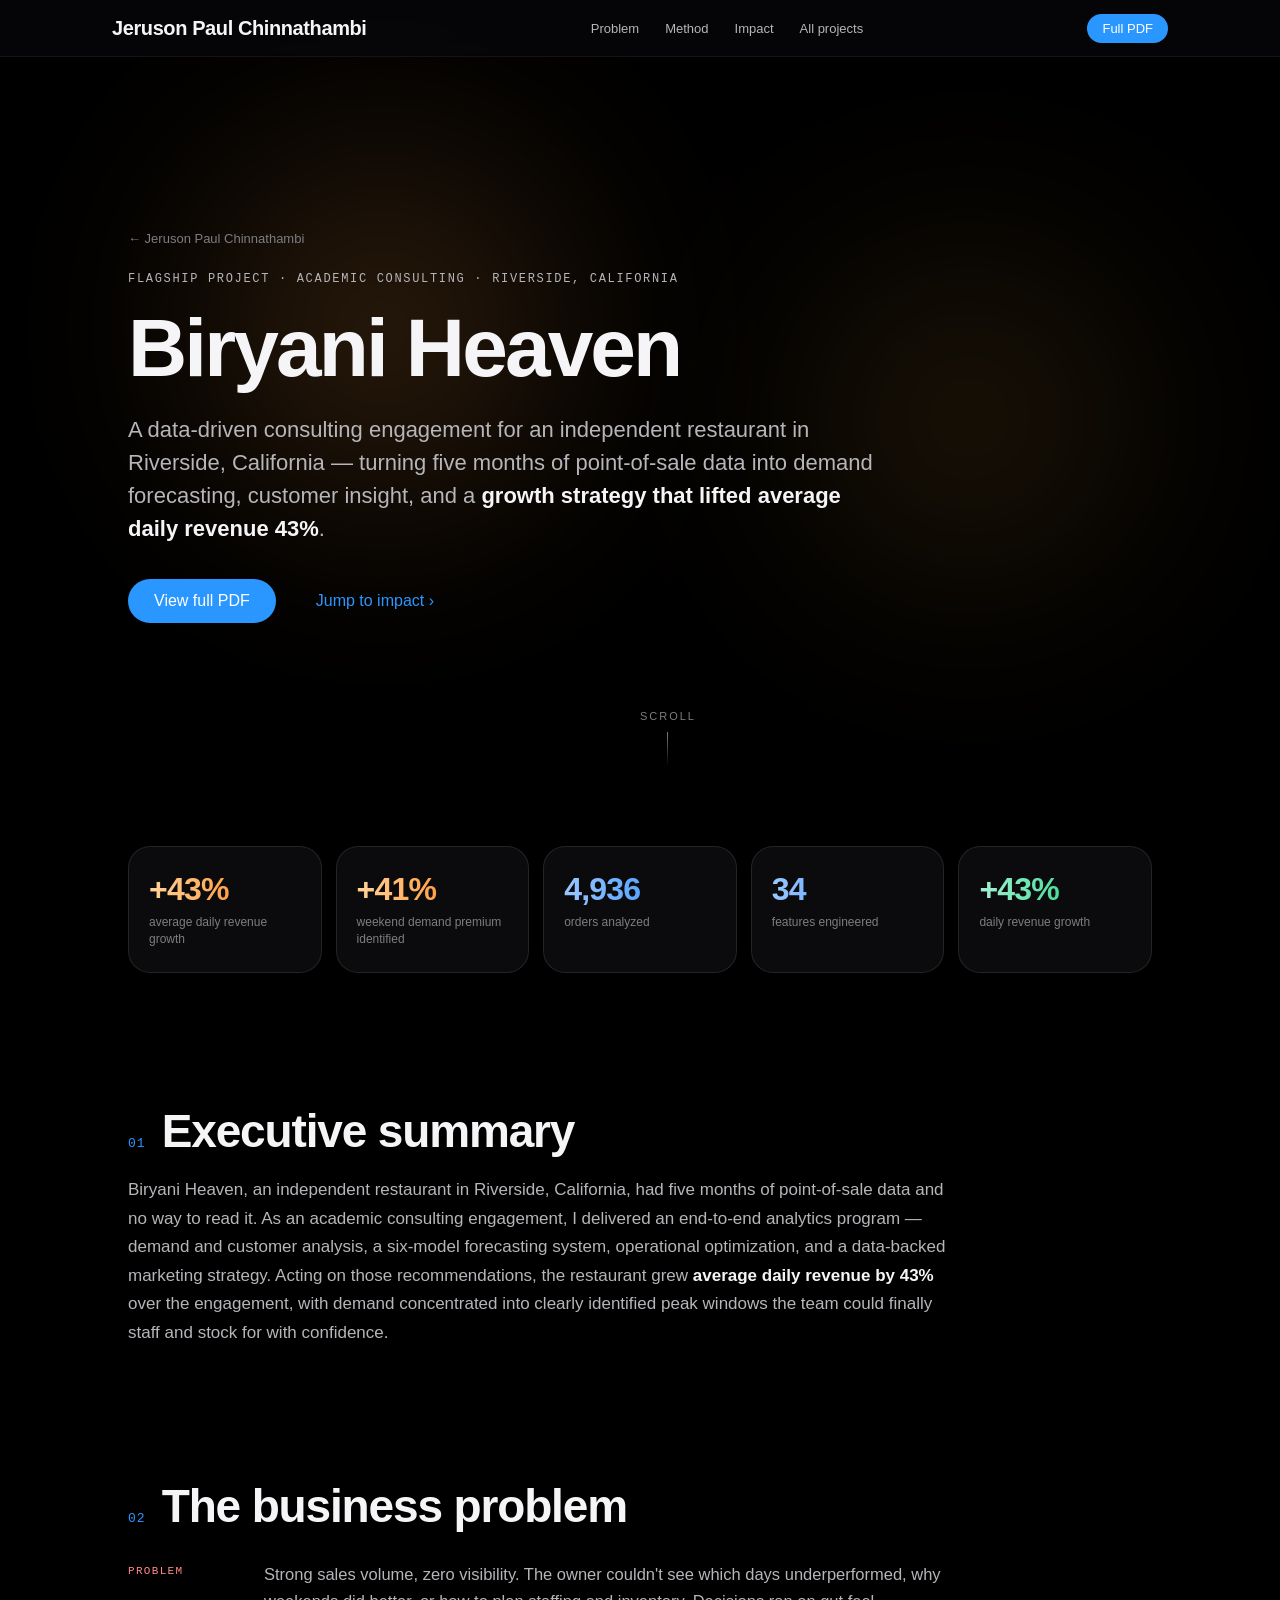
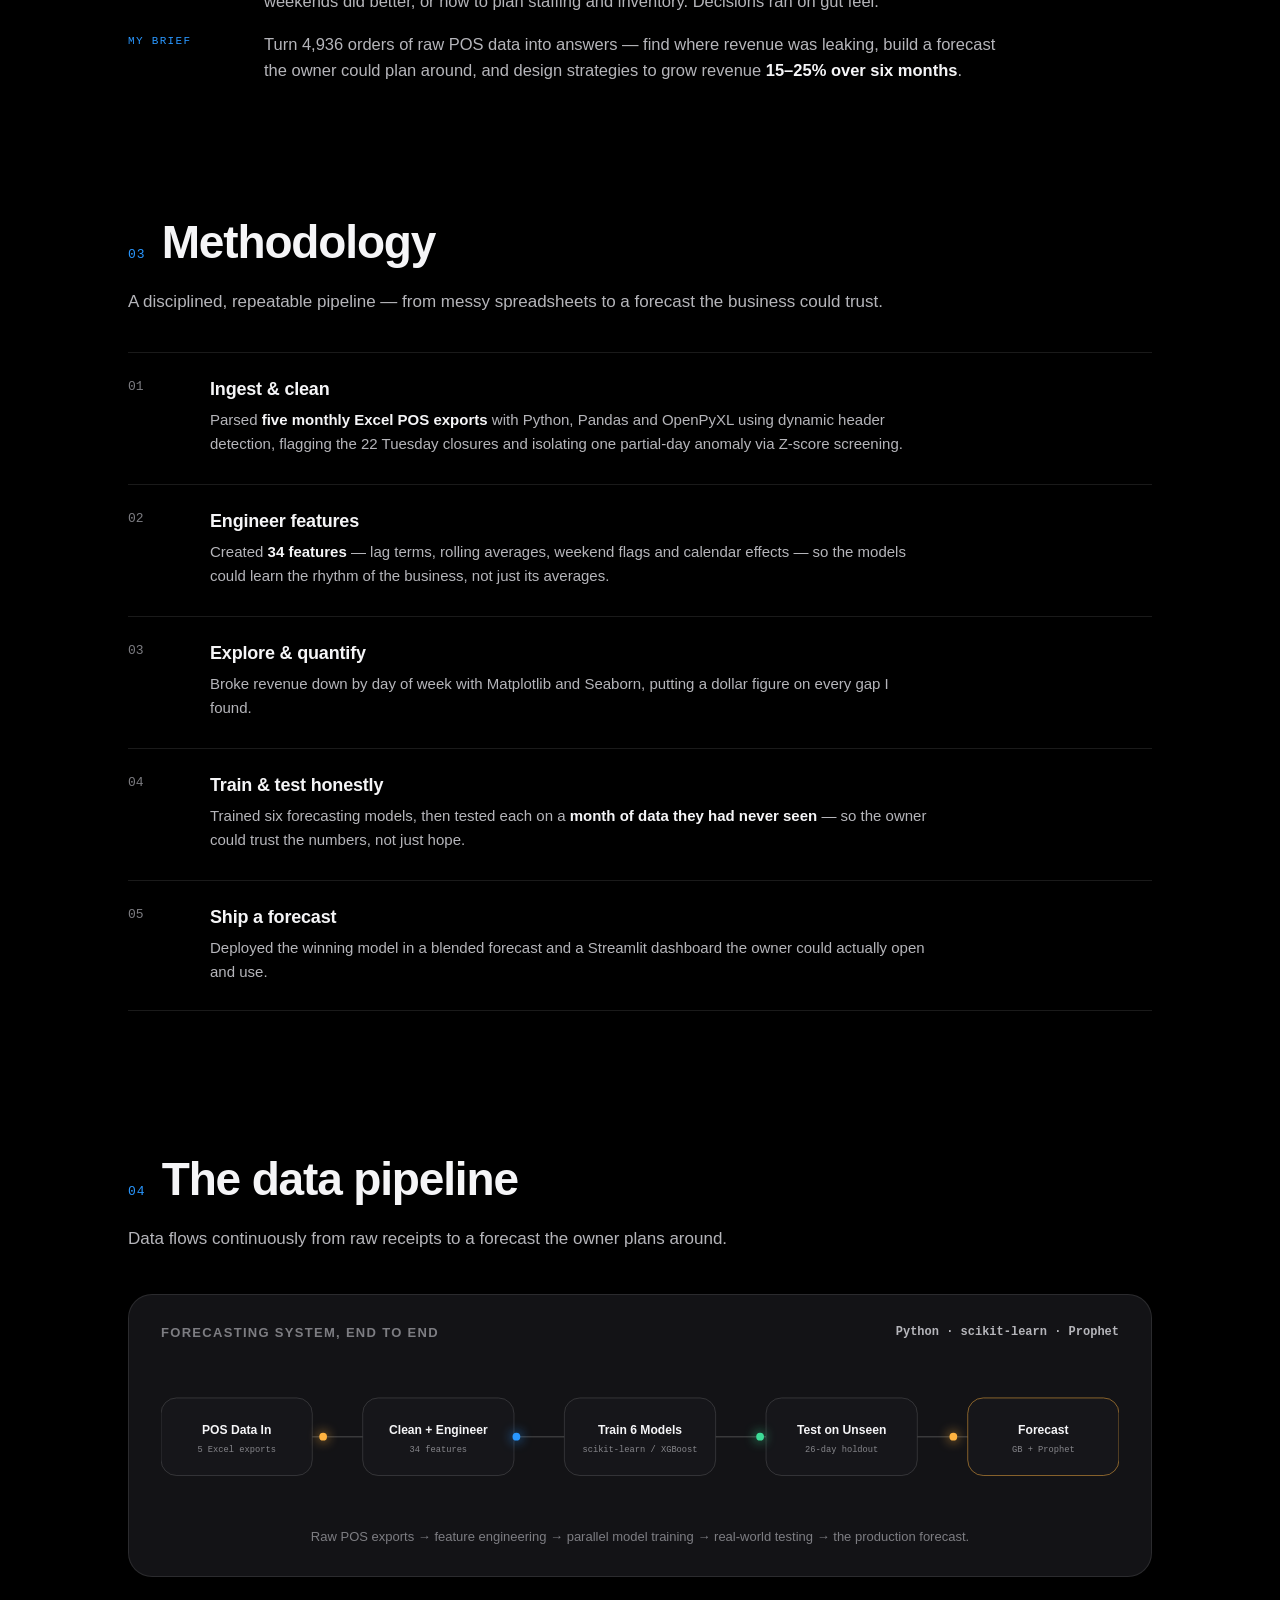
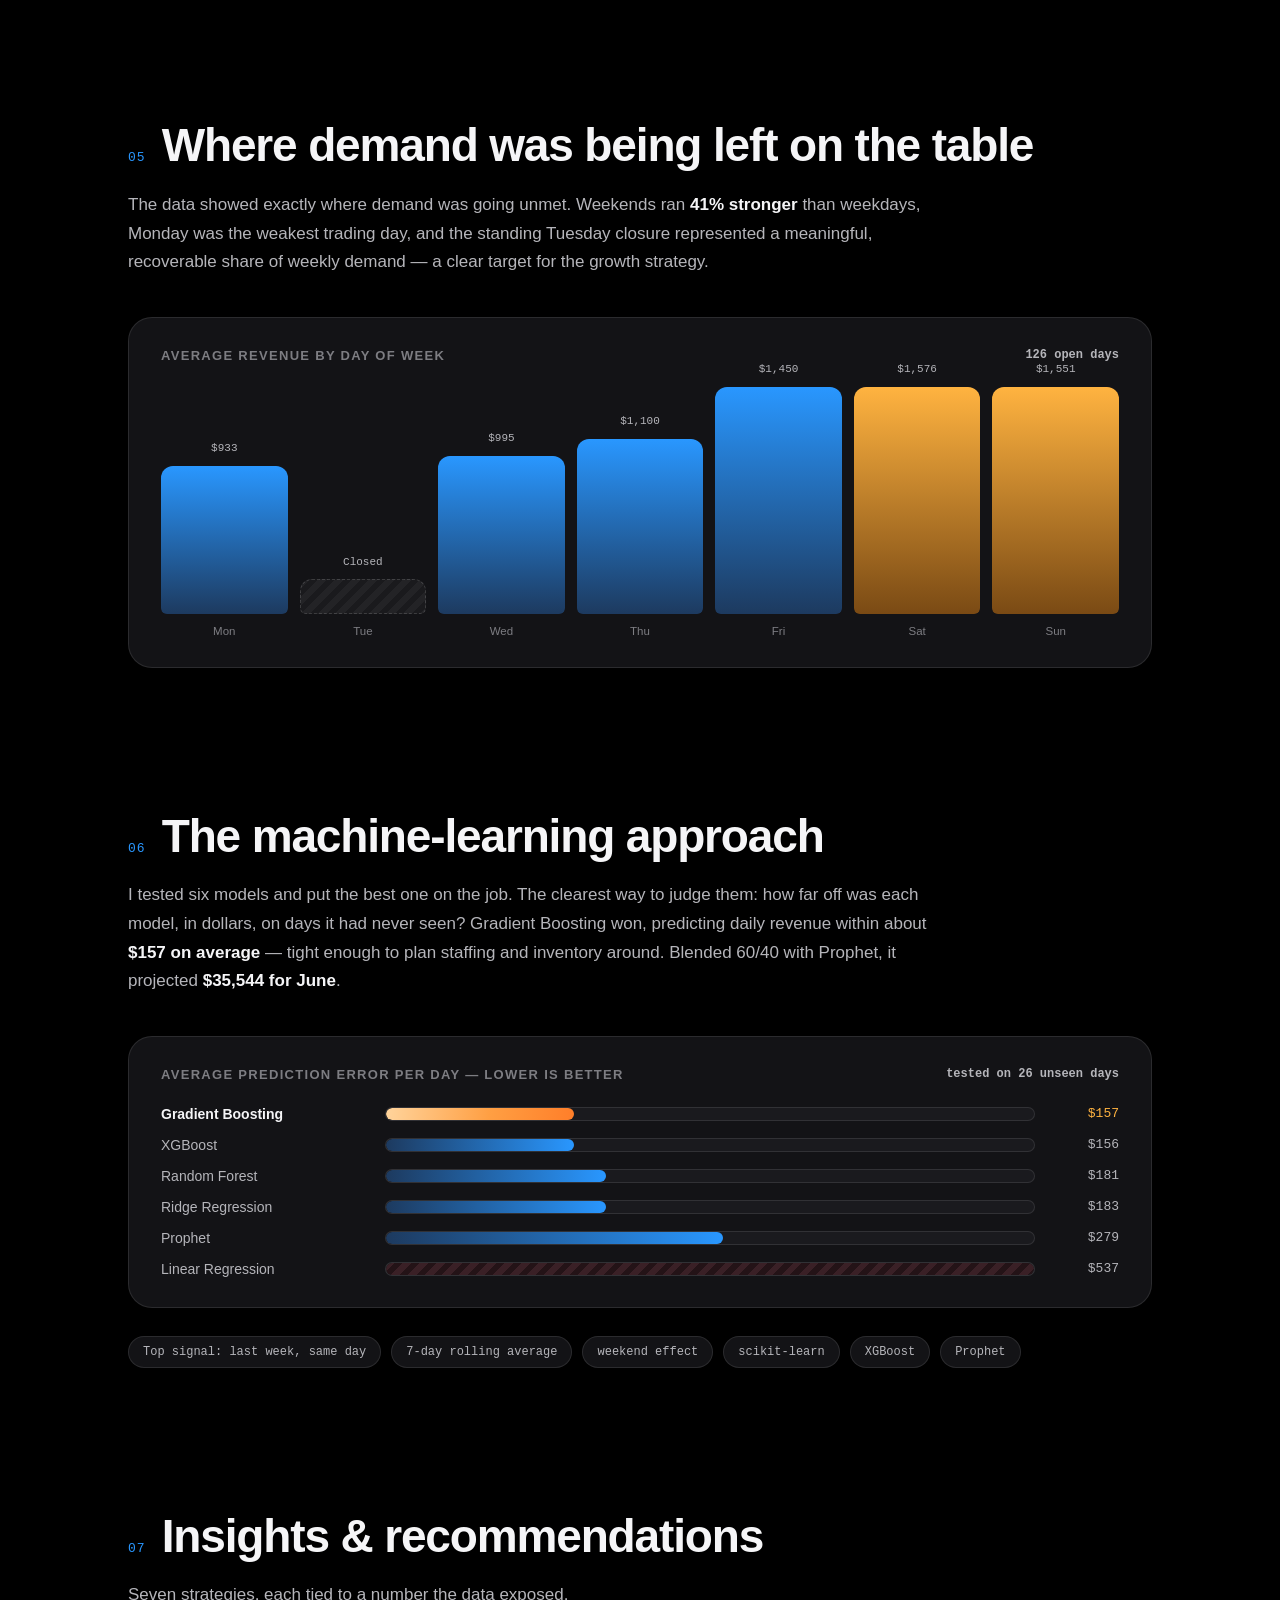
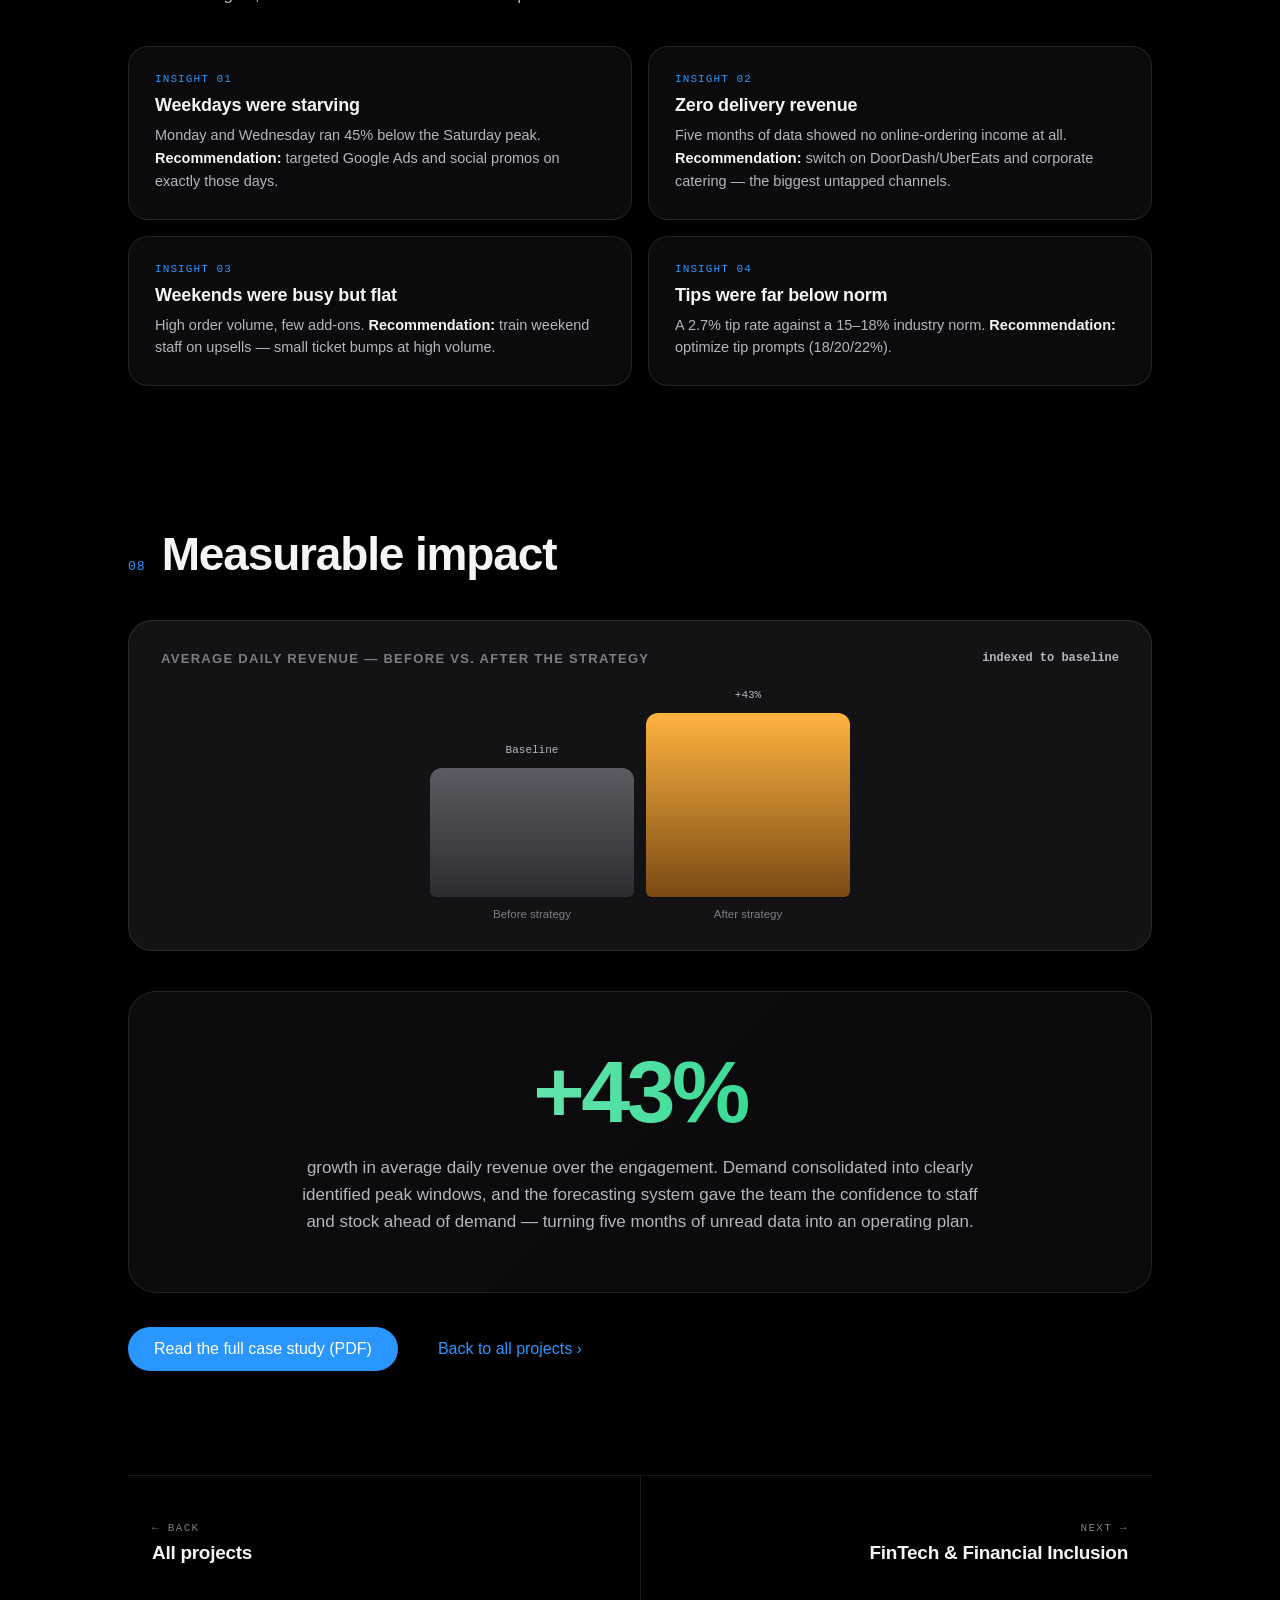
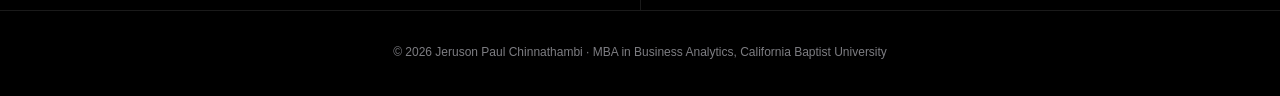
<file: projects/biryani-heaven.html>
<!DOCTYPE html>
<html lang="en">
<head>
<meta charset="UTF-8">
<meta name="viewport" content="width=device-width, initial-scale=1.0">
<title>Biryani Heaven - Revenue Intelligence & ML Forecasting | Jeruson Paul Chinnathambi</title>
<meta name="description" content="How I delivered demand forecasting, customer analytics, and a growth strategy for an independent Riverside restaurant as an academic consulting project.">
<style>

:root{
  --bg:#000; --surface:#0b0b0d; --surface-2:#131316; --hairline:rgba(255,255,255,.10);
  --text:#f5f5f7; --text-2:#b5b5ba; --text-3:#7d7d82;
  --blue:#2997ff; --amber:#ffb340;
  --grad-hero:linear-gradient(96deg,#ffd49c 0%,#ff9f43 22%,#e8853b 38%,#8fb8ff 72%,#4d9fff 100%);
  --grad-warm:linear-gradient(96deg,#ffd49c,#ff9f43 55%,#ff7e29);
  --grad-cool:linear-gradient(96deg,#9cc8ff,#4d9fff 60%,#2563eb);
  --grad-mint:linear-gradient(96deg,#a8f0d4,#3ddc97 60%,#16a37a);
  --radius:28px;
  --font:-apple-system,BlinkMacSystemFont,"SF Pro Display","SF Pro Text","Helvetica Neue",Inter,Segoe UI,Roboto,sans-serif;
  --mono:"SF Mono",ui-monospace,SFMono-Regular,Menlo,Consolas,monospace;
}
*{margin:0;padding:0;box-sizing:border-box}
html{scroll-behavior:smooth}
body{background:var(--bg);color:var(--text);font-family:var(--font);-webkit-font-smoothing:antialiased;text-rendering:optimizeLegibility;overflow-x:hidden}
a{color:inherit;text-decoration:none}
img,svg{display:block;max-width:100%}
::selection{background:rgba(41,151,255,.35)}

/* nav */
.nav{position:fixed;top:0;left:0;right:0;z-index:100;backdrop-filter:saturate(180%) blur(20px);-webkit-backdrop-filter:saturate(180%) blur(20px);background:rgba(8,8,10,.72);border-bottom:1px solid rgba(255,255,255,.06)}
.nav-inner{max-width:1100px;margin:0 auto;height:56px;display:flex;align-items:center;justify-content:space-between;padding:0 22px;gap:18px}
.nav .brand{font-size:20px;font-weight:700;letter-spacing:-.02em;white-space:nowrap}
.nav .brand .dot{color:var(--blue)}
.nav ul{display:flex;gap:26px;list-style:none}
.nav ul a{font-size:13px;color:var(--text-2);transition:color .25s}
.nav ul a:hover{color:#fff}
.nav .cta{font-size:13px;background:var(--blue);color:#fff;padding:7px 15px;border-radius:980px;transition:background .25s;white-space:nowrap}
.nav .cta:hover{background:#52aaff}
@media(max-width:820px){.nav ul{display:none}.nav .brand{font-size:16px}}

/* generic section */
section{position:relative;padding:104px 24px}
.wrap{max-width:1024px;margin:0 auto}
.wrap-wide{max-width:1140px;margin:0 auto}
.kicker{font-size:13px;font-weight:600;letter-spacing:.14em;text-transform:uppercase;color:var(--text-3);margin-bottom:18px}
h2.head{font-size:clamp(34px,5.2vw,60px);font-weight:700;letter-spacing:-.03em;line-height:1.06}
.grad-warm{background:var(--grad-warm);-webkit-background-clip:text;background-clip:text;color:transparent}
.grad-cool{background:var(--grad-cool);-webkit-background-clip:text;background-clip:text;color:transparent}
.grad-mint{background:var(--grad-mint);-webkit-background-clip:text;background-clip:text;color:transparent}
.lede{font-size:clamp(17px,2vw,20px);color:var(--text-2);line-height:1.55;max-width:760px;margin-top:22px}
.lede strong{color:var(--text);font-weight:600}

/* reveal */
.rv{opacity:0;transform:translateY(46px);transition:opacity 1s cubic-bezier(.22,1,.36,1),transform 1s cubic-bezier(.22,1,.36,1)}
.rv.in{opacity:1;transform:none}
.rv-d1{transition-delay:.1s}.rv-d2{transition-delay:.2s}.rv-d3{transition-delay:.3s}

/* buttons */
.btn{display:inline-flex;align-items:center;gap:8px;font-size:16px;font-weight:500;padding:13px 26px;border-radius:980px;transition:transform .3s cubic-bezier(.22,1,.36,1),background .25s,box-shadow .3s}
.btn-fill{background:var(--blue);color:#fff}
.btn-fill:hover{background:#52aaff;transform:translateY(-2px);box-shadow:0 10px 34px rgba(41,151,255,.35)}
.btn-ghost{color:var(--blue)}
.btn-ghost:hover{text-decoration:underline}

/* ============ HOME HERO ============ */
.hero{position:relative;min-height:100svh;display:flex;align-items:center;justify-content:center;text-align:center;overflow:hidden;padding:130px 24px 90px}
.hero-glow{position:absolute;inset:0;pointer-events:none}
.hero-glow .orb{position:absolute;border-radius:50%;filter:blur(90px);opacity:.55;will-change:transform}
.orb-a{width:560px;height:560px;background:radial-gradient(circle at 35% 35%,rgba(255,159,67,.55),transparent 65%);top:8%;left:50%;margin-left:-440px;animation:drift1 14s ease-in-out infinite alternate}
.orb-b{width:620px;height:620px;background:radial-gradient(circle at 60% 50%,rgba(41,151,255,.4),transparent 65%);top:26%;left:50%;margin-left:-80px;animation:drift2 17s ease-in-out infinite alternate}
.orb-c{width:380px;height:380px;background:radial-gradient(circle at 50% 50%,rgba(255,212,156,.35),transparent 65%);bottom:4%;left:50%;margin-left:-190px;animation:drift3 12s ease-in-out infinite alternate}
@keyframes drift1{from{transform:translate(0,0) scale(1)}to{transform:translate(70px,40px) scale(1.12)}}
@keyframes drift2{from{transform:translate(0,0) scale(1.05)}to{transform:translate(-60px,-50px) scale(.95)}}
@keyframes drift3{from{transform:translate(0,0)}to{transform:translate(40px,-60px) scale(1.1)}}
.hero-content{position:relative;z-index:2;max-width:1000px}
.hero .name{font-size:clamp(30px,5.6vw,64px);font-weight:700;letter-spacing:-.02em;line-height:1.04;opacity:0;animation:riseIn 1s .12s cubic-bezier(.22,1,.36,1) forwards}
.hero .name .grad{background:var(--grad-hero);-webkit-background-clip:text;background-clip:text;color:transparent;background-size:200% 100%;animation:gradShift 9s ease-in-out infinite alternate}
.hero .role{font-size:clamp(13px,1.5vw,16px);font-weight:600;letter-spacing:.16em;text-transform:uppercase;color:var(--text-3);margin-top:14px;opacity:0;animation:riseIn 1s .3s cubic-bezier(.22,1,.36,1) forwards}
.hero h1{font-size:clamp(44px,8vw,96px);line-height:1.03;font-weight:700;letter-spacing:-.035em;margin:26px 0 0;opacity:0;animation:riseIn 1.1s .46s cubic-bezier(.22,1,.36,1) forwards}
.hero h1 .grad{background:var(--grad-hero);-webkit-background-clip:text;background-clip:text;color:transparent;background-size:200% 100%;animation:gradShift 9s ease-in-out infinite alternate}
@keyframes gradShift{from{background-position:0% 50%}to{background-position:100% 50%}}
.hero .sub{font-size:clamp(18px,2.3vw,23px);color:var(--text-2);max-width:680px;margin:22px auto 0;line-height:1.5;opacity:0;animation:riseIn 1.1s .62s cubic-bezier(.22,1,.36,1) forwards}
.hero .actions{margin-top:36px;display:flex;gap:14px;justify-content:center;flex-wrap:wrap;opacity:0;animation:riseIn 1.1s .8s cubic-bezier(.22,1,.36,1) forwards}
@keyframes riseIn{from{opacity:0;transform:translateY(34px)}to{opacity:1;transform:translateY(0)}}
.scroll-hint{position:absolute;bottom:26px;left:50%;transform:translateX(-50%);color:var(--text-3);font-size:11px;letter-spacing:.18em;text-transform:uppercase;opacity:0;animation:riseIn 1s 1.3s forwards}
.scroll-hint::after{content:"";display:block;width:1px;height:34px;background:linear-gradient(to bottom,var(--text-3),transparent);margin:10px auto 0;animation:pulseLine 2.2s ease-in-out infinite}
@keyframes pulseLine{0%,100%{opacity:.35}50%{opacity:1}}

/* stats band */
.stats{display:grid;grid-template-columns:repeat(4,1fr);gap:18px;margin-top:60px}
.stat{background:var(--surface);border:1px solid var(--hairline);border-radius:var(--radius);padding:32px 26px;transition:transform .5s cubic-bezier(.22,1,.36,1),border-color .4s}
.stat:hover{transform:translateY(-6px);border-color:rgba(255,255,255,.22)}
.stat .num{font-size:clamp(32px,4vw,44px);font-weight:700;letter-spacing:-.03em;background:var(--grad-hero);-webkit-background-clip:text;background-clip:text;color:transparent}
.stat .lbl{font-size:14px;color:var(--text-2);margin-top:8px;line-height:1.45}
@media(max-width:880px){.stats{grid-template-columns:repeat(2,1fr)}}
@media(max-width:520px){.stats{grid-template-columns:1fr}}

/* flagship teaser (home) */
.flagship{background:linear-gradient(to bottom,#000 0%,#070708 18%,#0a0a0c 100%)}
.flag-card{margin-top:50px;background:linear-gradient(135deg,#101014,#0b0b0d 60%);border:1px solid var(--hairline);border-radius:var(--radius);padding:clamp(28px,4vw,52px);overflow:hidden;position:relative;transition:border-color .4s,box-shadow .55s,transform .55s cubic-bezier(.22,1,.36,1);display:block}
.flag-card:hover{border-color:rgba(255,255,255,.2);box-shadow:0 28px 70px rgba(0,0,0,.55);transform:translateY(-6px)}
.flag-tag{font-family:var(--mono);font-size:11px;letter-spacing:.12em;text-transform:uppercase;color:var(--amber)}
.flag-card h3{font-size:clamp(26px,3.4vw,40px);font-weight:700;letter-spacing:-.025em;line-height:1.08;margin:14px 0 16px}
.flag-card p{font-size:16.5px;line-height:1.6;color:var(--text-2);max-width:760px}
.flag-card p strong{color:var(--text);font-weight:600}
.flag-mini{display:grid;grid-template-columns:repeat(4,1fr);gap:14px;margin:30px 0 8px}
.flag-mini .m{background:var(--surface-2);border:1px solid var(--hairline);border-radius:18px;padding:18px}
.flag-mini .v{font-size:clamp(20px,2.4vw,28px);font-weight:700;letter-spacing:-.02em}
.flag-mini .v.warm{background:var(--grad-warm);-webkit-background-clip:text;background-clip:text;color:transparent}
.flag-mini .k{font-size:12px;color:var(--text-3);margin-top:5px;line-height:1.4}
.flag-open{margin-top:24px;display:inline-flex;align-items:center;gap:8px;color:var(--blue);font-weight:600;font-size:16px}
.flag-open .arr{transition:transform .35s cubic-bezier(.22,1,.36,1)}
.flag-card:hover .flag-open .arr{transform:translateX(5px)}
@media(max-width:760px){.flag-mini{grid-template-columns:1fr 1fr}}

/* research cards */
.cards{display:grid;grid-template-columns:repeat(3,1fr);gap:20px;margin-top:56px}
.card{background:var(--surface);border:1px solid var(--hairline);border-radius:var(--radius);padding:32px 28px;display:flex;flex-direction:column;gap:13px;transition:transform .55s cubic-bezier(.22,1,.36,1),border-color .4s,box-shadow .55s;position:relative;overflow:hidden}
.card::before{content:"";position:absolute;top:0;left:0;right:0;height:1px;background:linear-gradient(90deg,transparent,rgba(255,255,255,.35),transparent);opacity:0;transition:opacity .5s}
.card:hover{transform:translateY(-8px);border-color:rgba(255,255,255,.2);box-shadow:0 24px 60px rgba(0,0,0,.55)}
.card:hover::before{opacity:1}
.card .tag{font-family:var(--mono);font-size:11px;letter-spacing:.1em;text-transform:uppercase;color:var(--text-3)}
.card .tag.hl{color:var(--amber)}
.card h4{font-size:20px;font-weight:700;letter-spacing:-.015em;line-height:1.25}
.card p{font-size:14.5px;line-height:1.58;color:var(--text-2);flex:1}
.card p strong{color:var(--text);font-weight:600}
.card .open{font-size:14px;color:var(--blue);font-weight:500;display:inline-flex;align-items:center;gap:6px;margin-top:2px}
.card .open .arr{transition:transform .35s cubic-bezier(.22,1,.36,1)}
.card:hover .open .arr{transform:translateX(4px)}
@media(max-width:860px){.cards{grid-template-columns:1fr}}

/* experience */
.xp{margin-top:56px;display:flex;flex-direction:column}
.xp-item{display:grid;grid-template-columns:200px 1fr;gap:34px;padding:40px 0;border-top:1px solid var(--hairline)}
.xp-item:last-child{border-bottom:1px solid var(--hairline)}
.xp-when{font-family:var(--mono);font-size:12.5px;color:var(--text-3);padding-top:6px}
.xp-role{font-size:21px;font-weight:700;letter-spacing:-.015em}
.xp-org{font-size:14.5px;color:var(--amber);margin-top:4px;font-weight:500}
.xp-body{font-size:15px;color:var(--text-2);line-height:1.65;margin-top:14px;max-width:680px}
.xp-body strong{color:var(--text);font-weight:600}
@media(max-width:700px){.xp-item{grid-template-columns:1fr;gap:8px}}

/* skills */
.skill-groups{display:grid;grid-template-columns:repeat(3,1fr);gap:20px;margin-top:56px}
.sg{background:var(--surface);border:1px solid var(--hairline);border-radius:var(--radius);padding:30px 28px}
.sg h5{font-size:13px;letter-spacing:.12em;text-transform:uppercase;color:var(--text-3);margin-bottom:18px;font-weight:600}
.sg ul{list-style:none;display:flex;flex-wrap:wrap;gap:9px}
.sg li{font-size:13px;color:var(--text-2);background:var(--surface-2);border:1px solid var(--hairline);padding:7px 13px;border-radius:980px}
@media(max-width:860px){.skill-groups{grid-template-columns:1fr 1fr}}
@media(max-width:540px){.skill-groups{grid-template-columns:1fr}}

/* contact */
.contact{text-align:center;padding-bottom:150px}
.contact h2{font-size:clamp(42px,7vw,84px);font-weight:700;letter-spacing:-.035em;line-height:1.04}
.contact h2 .grad{background:var(--grad-hero);-webkit-background-clip:text;background-clip:text;color:transparent;background-size:200% 100%;animation:gradShift 9s ease-in-out infinite alternate}
.contact .sub{font-size:18px;color:var(--text-2);margin-top:20px}
.contact .actions{margin-top:36px;display:flex;gap:16px;justify-content:center;flex-wrap:wrap}
.contact .links{margin-top:44px;display:flex;gap:28px;justify-content:center;flex-wrap:wrap;font-size:14px;color:var(--text-3)}
.contact .links a{color:var(--text-2);transition:color .25s}
.contact .links a:hover{color:#fff}

footer{border-top:1px solid var(--hairline);padding:34px 24px;text-align:center;font-size:12px;color:var(--text-3)}

/* ===================== PROJECT PAGE ===================== */
.phero{position:relative;min-height:88svh;display:flex;align-items:center;overflow:hidden;padding:150px 24px 90px}
.phero-glow{position:absolute;inset:0;pointer-events:none}
.phero-glow .o{position:absolute;border-radius:50%;filter:blur(100px);opacity:.5}
.phero-content{position:relative;z-index:2;max-width:1024px;margin:0 auto;width:100%}
.back-link{display:inline-flex;align-items:center;gap:7px;font-size:13px;color:var(--text-3);margin-bottom:26px;transition:color .25s}
.back-link:hover{color:#fff}
.phero .ptag{font-family:var(--mono);font-size:12px;letter-spacing:.14em;text-transform:uppercase;color:var(--text-2);margin-bottom:20px}
.phero h1{font-size:clamp(40px,7vw,82px);font-weight:700;letter-spacing:-.035em;line-height:1.02}
.phero .psub{font-size:clamp(18px,2.2vw,22px);color:var(--text-2);line-height:1.5;max-width:760px;margin-top:24px}
.phero .psub strong{color:var(--text);font-weight:600}
.phero .pactions{margin-top:34px;display:flex;gap:14px;flex-wrap:wrap}

/* exec KPI strip */
.kpis{display:grid;grid-template-columns:repeat(5,1fr);gap:14px;margin-top:54px}
.kpi{background:var(--surface);border:1px solid var(--hairline);border-radius:22px;padding:24px 20px}
.kpi .v{font-size:clamp(24px,2.7vw,32px);font-weight:700;letter-spacing:-.025em}
.kpi .v.warm{background:var(--grad-warm);-webkit-background-clip:text;background-clip:text;color:transparent}
.kpi .v.cool{background:var(--grad-cool);-webkit-background-clip:text;background-clip:text;color:transparent}
.kpi .v.mint{background:var(--grad-mint);-webkit-background-clip:text;background-clip:text;color:transparent}
.kpi .k{font-size:12px;color:var(--text-3);margin-top:6px;line-height:1.4}
@media(max-width:920px){.kpis{grid-template-columns:repeat(3,1fr)}}
@media(max-width:560px){.kpis{grid-template-columns:1fr 1fr}}

/* section heading w/ index */
.sec-head{display:flex;align-items:baseline;gap:16px;margin-bottom:8px}
.sec-head .ix{font-family:var(--mono);font-size:13px;color:var(--blue);letter-spacing:.08em}
h2.sec-title{font-size:clamp(28px,4vw,46px);font-weight:700;letter-spacing:-.025em;line-height:1.08}
.sec-body{font-size:17px;line-height:1.68;color:var(--text-2);max-width:820px;margin-top:20px}
.sec-body strong{color:var(--text);font-weight:600}
.sec-body + .sec-body{margin-top:16px}

/* problem/action/result blocks */
.par{display:grid;grid-template-columns:120px 1fr;gap:16px;margin-top:30px;max-width:880px}
.par .lab{font-family:var(--mono);font-size:11px;letter-spacing:.12em;text-transform:uppercase;padding-top:4px}
.par .lab.p{color:#ff8a8a}.par .lab.a{color:var(--blue)}.par .lab.r{color:#3ddc97}
.par .tx{font-size:16.5px;line-height:1.62;color:var(--text-2)}
.par .tx strong{color:var(--text);font-weight:600}
@media(max-width:560px){.par{grid-template-columns:1fr;gap:5px}.par .tx{margin-bottom:8px}}

/* numbered steps (methodology) */
.steps{margin-top:36px;display:flex;flex-direction:column;gap:2px;counter-reset:st}
.step{display:grid;grid-template-columns:62px 1fr;gap:20px;padding:26px 0;border-top:1px solid var(--hairline)}
.step:last-child{border-bottom:1px solid var(--hairline)}
.step .n{counter-increment:st;font-family:var(--mono);font-size:13px;color:var(--text-3)}
.step .n::before{content:counter(st,decimal-leading-zero)}
.step h4{font-size:18px;font-weight:600;letter-spacing:-.01em}
.step p{font-size:15px;line-height:1.6;color:var(--text-2);margin-top:8px;max-width:720px}
.step p strong{color:var(--text);font-weight:600}

/* panel wrapper for visuals */
.viz{margin-top:40px;background:var(--surface-2);border:1px solid var(--hairline);border-radius:24px;padding:30px clamp(16px,3vw,32px)}
.viz-title{font-size:13px;font-weight:600;letter-spacing:.1em;text-transform:uppercase;color:var(--text-3);margin-bottom:24px;display:flex;justify-content:space-between;flex-wrap:wrap;gap:8px}
.viz-title em{font-style:normal;color:var(--text-2);font-family:var(--mono);font-size:12px;text-transform:none;letter-spacing:0}

/* pipeline svg */
.pipe{width:100%;height:auto}
.pn{fill:#16161a;stroke:rgba(255,255,255,.14);stroke-width:1}
.pn.accent{stroke:rgba(255,179,64,.5)}
.pl{fill:#f5f5f7;font-family:var(--font);font-size:12.5px;font-weight:600}
.ps{fill:#86868b;font-family:var(--mono);font-size:9px}
.pln{stroke:rgba(255,255,255,.16);stroke-width:1.6;fill:none}
.pcap{font-size:13px;color:var(--text-3);margin-top:18px;text-align:center;line-height:1.5}

/* horizontal bars */
.hbars{display:flex;flex-direction:column;gap:15px}
.hbar-row{display:grid;grid-template-columns:minmax(120px,210px) 1fr 70px;gap:14px;align-items:center}
.hbar-name{font-size:14px;color:var(--text-2)}
.hbar-name.win{color:var(--text);font-weight:600}
.hbar-track{height:14px;background:#1a1a1e;border-radius:980px;overflow:hidden;border:1px solid var(--hairline)}
.hbar-fill{height:100%;width:0%;border-radius:980px;background:linear-gradient(90deg,#1d3a5f,#2997ff);transition:width 1.4s cubic-bezier(.22,1,.36,1)}
.hbar-fill.win{background:var(--grad-warm)}
.hbar-fill.neg{background:repeating-linear-gradient(135deg,#3a2026 0 6px,#241317 6px 12px)}
.hbar-fill.mint{background:var(--grad-mint)}
.hbar-val{font-family:var(--mono);font-size:13px;color:var(--text-2);text-align:right}
.hbar-val.win{color:var(--amber)}
@media(max-width:600px){.hbar-row{grid-template-columns:96px 1fr 56px}.hbar-name{font-size:12px}}

/* vertical bars */
.vbars{display:grid;grid-auto-flow:column;grid-auto-columns:1fr;gap:12px;align-items:end;height:250px}
.vcol{display:flex;flex-direction:column;justify-content:flex-end;height:100%;text-align:center}
.vbar{position:relative;border-radius:12px 12px 6px 6px;height:0%;transition:height 1.4s cubic-bezier(.22,1,.36,1);background:linear-gradient(to top,#1d3a5f,#2997ff)}
.vbar.warm{background:linear-gradient(to top,#7a4a14,#ffb340)}
.vbar.mint{background:linear-gradient(to top,#14573b,#3ddc97)}
.vbar.muted{background:linear-gradient(to top,#2c2c30,#5b5b63)}
.vbar.closed{background:repeating-linear-gradient(135deg,#232326 0 6px,#1a1a1d 6px 12px);border:1px dashed rgba(255,255,255,.15)}
.vbar .v{position:absolute;top:-24px;left:50%;transform:translateX(-50%);font-family:var(--mono);font-size:11px;color:var(--text-2);white-space:nowrap;opacity:0;transition:opacity .6s .9s}
.vbars.play .vbar .v{opacity:1}
.vlbl{font-size:11.5px;color:var(--text-3);margin-top:11px}
@media(max-width:560px){.vbars{gap:6px}.vbar .v{font-size:9px}}

/* two-state (before/after) grouped bars */
.region{display:flex;flex-direction:column;gap:16px}
.rg-row{display:grid;grid-template-columns:140px 1fr;gap:16px;align-items:center}
.rg-name{font-size:14px;color:var(--text-2)}
.rg-bars{display:flex;flex-direction:column;gap:7px}
.rg-bar{height:13px;border-radius:980px;position:relative;overflow:hidden;background:#1a1a1e;border:1px solid var(--hairline)}
.rg-fill{position:absolute;left:0;top:0;bottom:0;width:0%;border-radius:980px;transition:width 1.4s cubic-bezier(.22,1,.36,1)}
.rg-fill.now{background:linear-gradient(90deg,#5a2630,#ff6b6b)}
.rg-fill.rec{background:var(--grad-mint)}
.rg-tag{font-family:var(--mono);font-size:9.5px;color:var(--text-3);position:absolute;right:8px;top:50%;transform:translateY(-50%)}
.rg-legend{display:flex;gap:20px;margin-bottom:20px;font-size:12px;color:var(--text-3)}
.rg-legend span{display:inline-flex;align-items:center;gap:7px}
.rg-legend i{width:11px;height:11px;border-radius:3px;display:inline-block}
@media(max-width:560px){.rg-row{grid-template-columns:84px 1fr}}

/* donut */
.donut-wrap{display:flex;gap:36px;align-items:center;flex-wrap:wrap;justify-content:center}
.donut{flex:0 0 auto}
.donut circle{fill:none;stroke-width:26;stroke-dashoffset:0;transition:stroke-dasharray 1.5s cubic-bezier(.22,1,.36,1)}
.donut-legend{display:flex;flex-direction:column;gap:14px;min-width:230px}
.dl{display:flex;align-items:center;gap:12px;font-size:14px;color:var(--text-2)}
.dl i{width:13px;height:13px;border-radius:4px;flex:0 0 auto}
.dl b{color:var(--text);font-weight:600;margin-left:auto;font-family:var(--mono);font-size:13px}

/* line chart draw-on */
.linechart{width:100%;height:auto}
.lc-line{fill:none;stroke-width:2.5;stroke-dasharray:1;stroke-dashoffset:1;transition:stroke-dashoffset 2s ease}
.lc-line.in{stroke-dashoffset:0}
.lc-area{opacity:0;transition:opacity 1.2s ease .6s}
.lc-area.in{opacity:.16}
.lc-axis{stroke:rgba(255,255,255,.12);stroke-width:1}
.lc-txt{fill:#7d7d82;font-family:var(--mono);font-size:10px}
.lc-dot{opacity:0;transition:opacity .5s}
.lc-dot.in{opacity:1}

/* insight / reco cards */
.icards{display:grid;grid-template-columns:1fr 1fr;gap:16px;margin-top:36px}
.ic{background:var(--surface);border:1px solid var(--hairline);border-radius:20px;padding:26px;transition:border-color .4s,transform .5s cubic-bezier(.22,1,.36,1)}
.ic:hover{border-color:rgba(255,255,255,.2);transform:translateY(-4px)}
.ic .ic-n{font-family:var(--mono);font-size:11px;color:var(--blue);letter-spacing:.1em}
.ic h4{font-size:18px;font-weight:600;margin:10px 0 8px;letter-spacing:-.01em}
.ic p{font-size:14.5px;line-height:1.58;color:var(--text-2)}
.ic p strong{color:var(--text);font-weight:600}
@media(max-width:680px){.icards{grid-template-columns:1fr}}

/* impact band */
.impact{background:linear-gradient(135deg,#0c0c0f,#0a0a0c);border:1px solid var(--hairline);border-radius:var(--radius);padding:clamp(30px,5vw,56px);margin-top:40px;text-align:center}
.impact .big{font-size:clamp(44px,8vw,88px);font-weight:700;letter-spacing:-.04em;line-height:1;background:var(--grad-warm);-webkit-background-clip:text;background-clip:text;color:transparent}
.impact .big.mint{background:var(--grad-mint);-webkit-background-clip:text;background-clip:text;color:transparent}
.impact .cap{font-size:17px;color:var(--text-2);margin-top:18px;max-width:680px;margin-left:auto;margin-right:auto;line-height:1.6}
.impact .cap strong{color:var(--text);font-weight:600}

/* tools chips */
.tools{display:flex;flex-wrap:wrap;gap:10px;margin-top:28px}
.tool{font-family:var(--mono);font-size:12px;color:var(--text-2);background:var(--surface-2);border:1px solid var(--hairline);padding:8px 14px;border-radius:980px}

/* prev/next project nav */
.pnav{border-top:1px solid var(--hairline);display:grid;grid-template-columns:1fr 1fr}
.pnav a{padding:46px 24px;transition:background .3s}
.pnav a:hover{background:#0c0c0f}
.pnav a.next{text-align:right;border-left:1px solid var(--hairline)}
.pnav .dir{font-family:var(--mono);font-size:11px;letter-spacing:.12em;text-transform:uppercase;color:var(--text-3)}
.pnav .ttl{font-size:19px;font-weight:600;margin-top:8px;letter-spacing:-.015em;color:var(--text)}
.pnav-wrap{max-width:1024px;margin:0 auto}
@media(max-width:560px){.pnav{grid-template-columns:1fr}.pnav a.next{border-left:0;border-top:1px solid var(--hairline);text-align:left}}

/* experience detail */
.xp-desc{font-size:13.5px;color:var(--text-3);margin-top:8px;font-style:italic;line-height:1.5;max-width:680px}
.xp-list{margin-top:16px;display:flex;flex-direction:column;gap:13px;max-width:740px;list-style:none}
.xp-list li{position:relative;padding-left:22px;font-size:14.5px;line-height:1.6;color:var(--text-2)}
.xp-list li::before{content:"";position:absolute;left:0;top:9px;width:7px;height:7px;border-radius:50%;background:var(--blue)}
.xp-list li strong{color:var(--text);font-weight:600}

/* vision */
.vision{background:linear-gradient(to bottom,#070708,#000)}
.vision .vstate{font-size:clamp(24px,3.4vw,42px);font-weight:700;letter-spacing:-.025em;line-height:1.22;max-width:920px;margin-top:24px}
.pillars{display:grid;grid-template-columns:repeat(4,1fr);gap:18px;margin-top:50px}
.pillar{background:var(--surface);border:1px solid var(--hairline);border-radius:22px;padding:28px 24px;transition:transform .5s cubic-bezier(.22,1,.36,1),border-color .4s}
.pillar:hover{transform:translateY(-6px);border-color:rgba(255,255,255,.2)}
.pillar .pi{font-family:var(--mono);font-size:11px;letter-spacing:.1em;text-transform:uppercase;color:var(--blue)}
.pillar h4{font-size:18px;font-weight:600;margin:12px 0 8px;letter-spacing:-.01em}
.pillar p{font-size:14px;color:var(--text-2);line-height:1.55}
@media(max-width:880px){.pillars{grid-template-columns:1fr 1fr}}
@media(max-width:520px){.pillars{grid-template-columns:1fr}}

/* music */
.music-stats{display:grid;grid-template-columns:repeat(3,1fr);gap:16px;margin-top:46px}
.mstat{background:var(--surface);border:1px solid var(--hairline);border-radius:22px;padding:28px 24px}
.mstat .v{font-size:clamp(30px,4vw,42px);font-weight:700;letter-spacing:-.03em;background:var(--grad-warm);-webkit-background-clip:text;background-clip:text;color:transparent}
.mstat .k{font-size:13px;color:var(--text-2);margin-top:6px}
.charts{margin-top:24px;display:flex;flex-direction:column;gap:12px}
.chart-row{display:grid;grid-template-columns:64px 1fr auto;gap:18px;align-items:center;background:var(--surface);border:1px solid var(--hairline);border-radius:18px;padding:18px 22px;transition:border-color .4s,transform .5s cubic-bezier(.22,1,.36,1)}
.chart-row:hover{border-color:rgba(255,179,64,.4);transform:translateX(4px)}
.chart-rank{font-family:var(--mono);font-size:26px;font-weight:700;color:var(--amber);line-height:1}
.chart-rank span{font-size:14px;color:var(--text-3)}
.chart-info .t{font-size:16px;font-weight:600;letter-spacing:-.01em}
.chart-info .c{font-size:13px;color:var(--text-3);margin-top:3px}
.chart-meta{font-family:var(--mono);font-size:11px;color:var(--text-3);text-align:right;white-space:nowrap;line-height:1.5}
@media(max-width:600px){.chart-row{grid-template-columns:48px 1fr}.chart-meta{display:none}.music-stats{grid-template-columns:1fr}}

/* music gallery (masonry) */
.gallery{column-count:2;column-gap:20px;margin-top:14px}
.gcard{break-inside:avoid;margin-bottom:20px;background:var(--surface);border:1px solid var(--hairline);border-radius:22px;overflow:hidden;transition:transform .55s cubic-bezier(.22,1,.36,1),border-color .4s,box-shadow .55s}
.gcard:hover{transform:translateY(-6px);border-color:rgba(255,179,64,.4);box-shadow:0 24px 60px rgba(0,0,0,.5)}
.gcard img{width:100%;height:auto;display:block;border-bottom:1px solid var(--hairline)}
.gcard .meta{padding:18px 20px;display:flex;align-items:center;gap:16px}
.gcard .rank{font-family:var(--mono);font-size:28px;font-weight:700;color:var(--amber);line-height:1;flex:0 0 auto}
.gcard .rank span{font-size:14px;color:var(--text-3)}
.gcard .info .t{font-size:16px;font-weight:600;letter-spacing:-.01em;line-height:1.25}
.gcard .info .c{font-size:13px;color:var(--text-3);margin-top:4px}
.gcard .info .w{font-family:var(--mono);font-size:10.5px;color:var(--text-3);margin-top:5px;letter-spacing:.04em}
@media(max-width:760px){.gallery{column-count:1}}

.feature-banner{margin-top:14px;border-radius:22px;overflow:hidden;border:1px solid var(--hairline);transition:border-color .4s}
.feature-banner:hover{border-color:rgba(255,179,64,.4)}
.feature-banner img{width:100%;height:auto;display:block}
.feature-cap{font-size:14px;color:var(--text-3);margin-top:16px;text-align:center;line-height:1.5}

.btn-spotify{background:#1db954;color:#000;font-weight:600}
.btn-spotify:hover{background:#1ed760;transform:translateY(-2px);box-shadow:0 10px 34px rgba(29,185,84,.35)}
.nav .cta.spotify{background:#1db954;color:#000}
.nav .cta.spotify:hover{background:#1ed760}
.chart-row.linked{cursor:pointer}

@media(prefers-reduced-motion:reduce){
  *,*::before,*::after{animation-duration:.001s!important;animation-iteration-count:1!important;transition-duration:.001s!important}
  .rv{opacity:1;transform:none}
  .hero .name,.hero .role,.hero h1,.hero .sub,.hero .actions,.scroll-hint{opacity:1;animation:none}
}

</style>
</head>
<body>
<nav class="nav"><div class="nav-inner"><a href="../index.html" class="brand">Jeruson Paul Chinnathambi</a><ul><li><a href="#problem">Problem</a></li><li><a href="#method">Method</a></li><li><a href="#impact">Impact</a></li><li><a href="../index.html#research">All projects</a></li></ul><a class="cta" href="../assets/papers/biryani-heaven-analytics-case-study.pdf" target="_blank" rel="noopener">Full PDF</a></div></nav>
<header class="phero"><div class="phero-glow" aria-hidden="true"><div class="o" style="width:560px;height:560px;background:radial-gradient(circle,rgba(255,159,67,.5),transparent 65%);top:6%;left:8%"></div><div class="o" style="width:520px;height:520px;background:radial-gradient(circle,rgba(255,179,64,.32),transparent 65%);top:20%;right:4%"></div></div><div class="phero-content"><a href="../index.html" class="back-link">&larr; Jeruson Paul Chinnathambi</a><div class="ptag">Flagship project &middot; Academic consulting &middot; Riverside, California</div><h1>Biryani Heaven</h1><p class="psub">A data-driven consulting engagement for an independent restaurant in Riverside, California &mdash; turning five months of point-of-sale data into demand forecasting, customer insight, and a <strong>growth strategy that lifted average daily revenue 43%</strong>.</p><div class="pactions"><a class="btn btn-fill" href="../assets/papers/biryani-heaven-analytics-case-study.pdf" target="_blank" rel="noopener">View full PDF</a><a class="btn btn-ghost" href="#impact">Jump to impact &rsaquo;</a></div></div><div class="scroll-hint">Scroll</div></header>
<section style="padding-top:0">
  <div class="wrap">
    <div class="kpis">
      <div class="kpi rv"><div class="v warm" data-count="43" data-prefix="+" data-suffix="%">0</div><div class="k">average daily revenue growth</div></div>
      <div class="kpi rv rv-d1"><div class="v warm" data-count="41" data-prefix="+" data-suffix="%">0</div><div class="k">weekend demand premium identified</div></div>
      <div class="kpi rv rv-d1"><div class="v cool" data-count="4936">0</div><div class="k">orders analyzed</div></div>
      <div class="kpi rv rv-d2"><div class="v cool" data-count="34">0</div><div class="k">features engineered</div></div>
      <div class="kpi rv rv-d2"><div class="v mint" data-count="43" data-prefix="+" data-suffix="%">0</div><div class="k">daily revenue growth</div></div>
    </div>
  </div>
</section>

<section style="padding-top:30px">
  <div class="wrap">
    <div class="sec-head rv"><span class="ix">01</span><h2 class="sec-title">Executive summary</h2></div>
    <p class="sec-body rv rv-d1">Biryani Heaven, an independent restaurant in Riverside, California, had five months of point-of-sale data and no way to read it. As an academic consulting engagement, I delivered an end-to-end analytics program &mdash; demand and customer analysis, a six-model forecasting system, operational optimization, and a data-backed marketing strategy. Acting on those recommendations, the restaurant grew <strong>average daily revenue by 43%</strong> over the engagement, with demand concentrated into clearly identified peak windows the team could finally staff and stock for with confidence.</p>
  </div>
</section>

<section id="problem" style="padding-top:30px">
  <div class="wrap">
    <div class="sec-head rv"><span class="ix">02</span><h2 class="sec-title">The business problem</h2></div>
    <div class="par rv rv-d1">
      <div class="lab p">Problem</div><div class="tx">Strong sales volume, zero visibility. The owner couldn't see which days underperformed, why weekends did better, or how to plan staffing and inventory. Decisions ran on gut feel.</div>
      <div class="lab a">My brief</div><div class="tx">Turn 4,936 orders of raw POS data into answers &mdash; find where revenue was leaking, build a forecast the owner could plan around, and design strategies to grow revenue <strong>15&ndash;25% over six months</strong>.</div>
    </div>
  </div>
</section>

<section id="method" style="padding-top:30px">
  <div class="wrap">
    <div class="sec-head rv"><span class="ix">03</span><h2 class="sec-title">Methodology</h2></div>
    <p class="sec-body rv rv-d1">A disciplined, repeatable pipeline &mdash; from messy spreadsheets to a forecast the business could trust.</p>
    <div class="steps">
      <div class="step rv"><div class="n"></div><div><h4>Ingest &amp; clean</h4><p>Parsed <strong>five monthly Excel POS exports</strong> with Python, Pandas and OpenPyXL using dynamic header detection, flagging the 22 Tuesday closures and isolating one partial-day anomaly via Z-score screening.</p></div></div>
      <div class="step rv"><div class="n"></div><div><h4>Engineer features</h4><p>Created <strong>34 features</strong> &mdash; lag terms, rolling averages, weekend flags and calendar effects &mdash; so the models could learn the rhythm of the business, not just its averages.</p></div></div>
      <div class="step rv"><div class="n"></div><div><h4>Explore &amp; quantify</h4><p>Broke revenue down by day of week with Matplotlib and Seaborn, putting a dollar figure on every gap I found.</p></div></div>
      <div class="step rv"><div class="n"></div><div><h4>Train &amp; test honestly</h4><p>Trained six forecasting models, then tested each on a <strong>month of data they had never seen</strong> &mdash; so the owner could trust the numbers, not just hope.</p></div></div>
      <div class="step rv"><div class="n"></div><div><h4>Ship a forecast</h4><p>Deployed the winning model in a blended forecast and a Streamlit dashboard the owner could actually open and use.</p></div></div>
    </div>
  </div>
</section>

<section style="padding-top:40px">
  <div class="wrap">
    <div class="sec-head rv"><span class="ix">04</span><h2 class="sec-title">The data pipeline</h2></div>
    <p class="sec-body rv rv-d1">Data flows continuously from raw receipts to a forecast the owner plans around.</p>
    <div class="viz rv rv-d1">
      <div class="viz-title"><span>Forecasting system, end to end</span><em>Python &middot; scikit-learn &middot; Prophet</em></div>
      <svg class="pipe" viewBox="0 0 988 150" xmlns="http://www.w3.org/2000/svg" role="img" aria-label="Process pipeline">
<path id="lk0" class="pln" d="M156,75 L208,75"/>
<path id="lk1" class="pln" d="M364,75 L416,75"/>
<path id="lk2" class="pln" d="M572,75 L624,75"/>
<path id="lk3" class="pln" d="M780,75 L832,75"/>
<rect class="pn" x="0" y="35" width="156" height="80" rx="16"/>
<text class="pl" x="78" y="72" text-anchor="middle">POS Data In</text>
<text class="ps" x="78" y="91" text-anchor="middle">5 Excel exports</text>
<rect class="pn" x="208" y="35" width="156" height="80" rx="16"/>
<text class="pl" x="286" y="72" text-anchor="middle">Clean + Engineer</text>
<text class="ps" x="286" y="91" text-anchor="middle">34 features</text>
<rect class="pn" x="416" y="35" width="156" height="80" rx="16"/>
<text class="pl" x="494" y="72" text-anchor="middle">Train 6 Models</text>
<text class="ps" x="494" y="91" text-anchor="middle">scikit-learn / XGBoost</text>
<rect class="pn" x="624" y="35" width="156" height="80" rx="16"/>
<text class="pl" x="702" y="72" text-anchor="middle">Test on Unseen</text>
<text class="ps" x="702" y="91" text-anchor="middle">26-day holdout</text>
<rect class="pn accent" x="832" y="35" width="156" height="80" rx="16"/>
<text class="pl" x="910" y="72" text-anchor="middle">Forecast</text>
<text class="ps" x="910" y="91" text-anchor="middle">GB + Prophet</text>
<circle r="4" fill="#ffb340" style="filter:drop-shadow(0 0 6px #ffb340)"><animateMotion dur="2.4s" begin="0.0s" repeatCount="indefinite"><mpath href="#lk0"/></animateMotion></circle>
<circle r="4" fill="#2997ff" style="filter:drop-shadow(0 0 6px #2997ff)"><animateMotion dur="2.4s" begin="0.4s" repeatCount="indefinite"><mpath href="#lk1"/></animateMotion></circle>
<circle r="4" fill="#3ddc97" style="filter:drop-shadow(0 0 6px #3ddc97)"><animateMotion dur="2.4s" begin="0.8s" repeatCount="indefinite"><mpath href="#lk2"/></animateMotion></circle>
<circle r="4" fill="#ffb340" style="filter:drop-shadow(0 0 6px #ffb340)"><animateMotion dur="2.4s" begin="1.2s" repeatCount="indefinite"><mpath href="#lk3"/></animateMotion></circle>
</svg>
      <p class="pcap">Raw POS exports &rarr; feature engineering &rarr; parallel model training &rarr; real-world testing &rarr; the production forecast.</p>
    </div>
  </div>
</section>

<section style="padding-top:40px">
  <div class="wrap">
    <div class="sec-head rv"><span class="ix">05</span><h2 class="sec-title">Where demand was being left on the table</h2></div>
    <p class="sec-body rv rv-d1">The data showed exactly where demand was going unmet. Weekends ran <strong>41% stronger</strong> than weekdays, Monday was the weakest trading day, and the standing Tuesday closure represented a meaningful, recoverable share of weekly demand &mdash; a clear target for the growth strategy.</p>
    <div class="viz rv rv-d1">
      <div class="viz-title"><span>Average revenue by day of week</span><em>126 open days</em></div>
      <div class="vbars">
        <div class="vcol"><div class="vbar" data-h="59"><span class="v">$933</span></div><div class="vlbl">Mon</div></div>
        <div class="vcol"><div class="vbar closed" data-h="14"><span class="v">Closed</span></div><div class="vlbl">Tue</div></div>
        <div class="vcol"><div class="vbar" data-h="63"><span class="v">$995</span></div><div class="vlbl">Wed</div></div>
        <div class="vcol"><div class="vbar" data-h="70"><span class="v">$1,100</span></div><div class="vlbl">Thu</div></div>
        <div class="vcol"><div class="vbar" data-h="92"><span class="v">$1,450</span></div><div class="vlbl">Fri</div></div>
        <div class="vcol"><div class="vbar warm" data-h="100"><span class="v">$1,576</span></div><div class="vlbl">Sat</div></div>
        <div class="vcol"><div class="vbar warm" data-h="98"><span class="v">$1,551</span></div><div class="vlbl">Sun</div></div>
      </div>
    </div>
  </div>
</section>

<section style="padding-top:40px">
  <div class="wrap">
    <div class="sec-head rv"><span class="ix">06</span><h2 class="sec-title">The machine-learning approach</h2></div>
    <p class="sec-body rv rv-d1">I tested six models and put the best one on the job. The clearest way to judge them: how far off was each model, in dollars, on days it had never seen? Gradient Boosting won, predicting daily revenue within about <strong>$157 on average</strong> &mdash; tight enough to plan staffing and inventory around. Blended 60/40 with Prophet, it projected <strong>$35,544 for June</strong>.</p>
    <div class="viz rv rv-d1">
      <div class="viz-title"><span>Average prediction error per day &mdash; lower is better</span><em>tested on 26 unseen days</em></div>
      <div class="hbars">
        <div class="hbar-row"><div class="hbar-name win">Gradient Boosting</div><div class="hbar-track"><div class="hbar-fill win" data-w="29"></div></div><div class="hbar-val win">$157</div></div>
        <div class="hbar-row"><div class="hbar-name">XGBoost</div><div class="hbar-track"><div class="hbar-fill" data-w="29"></div></div><div class="hbar-val">$156</div></div>
        <div class="hbar-row"><div class="hbar-name">Random Forest</div><div class="hbar-track"><div class="hbar-fill" data-w="34"></div></div><div class="hbar-val">$181</div></div>
        <div class="hbar-row"><div class="hbar-name">Ridge Regression</div><div class="hbar-track"><div class="hbar-fill" data-w="34"></div></div><div class="hbar-val">$183</div></div>
        <div class="hbar-row"><div class="hbar-name">Prophet</div><div class="hbar-track"><div class="hbar-fill" data-w="52"></div></div><div class="hbar-val">$279</div></div>
        <div class="hbar-row"><div class="hbar-name">Linear Regression</div><div class="hbar-track"><div class="hbar-fill neg" data-w="100"></div></div><div class="hbar-val">$537</div></div>
      </div>
    </div>
    <div class="tools rv rv-d1">
      <span class="tool">Top signal: last week, same day</span><span class="tool">7-day rolling average</span><span class="tool">weekend effect</span><span class="tool">scikit-learn</span><span class="tool">XGBoost</span><span class="tool">Prophet</span>
    </div>
  </div>
</section>

<section style="padding-top:40px">
  <div class="wrap">
    <div class="sec-head rv"><span class="ix">07</span><h2 class="sec-title">Insights &amp; recommendations</h2></div>
    <p class="sec-body rv rv-d1">Seven strategies, each tied to a number the data exposed.</p>
    <div class="icards">
      <div class="ic rv"><div class="ic-n">INSIGHT 01</div><h4>Weekdays were starving</h4><p>Monday and Wednesday ran 45% below the Saturday peak. <strong>Recommendation:</strong> targeted Google Ads and social promos on exactly those days.</p></div>
      <div class="ic rv rv-d1"><div class="ic-n">INSIGHT 02</div><h4>Zero delivery revenue</h4><p>Five months of data showed no online-ordering income at all. <strong>Recommendation:</strong> switch on DoorDash/UberEats and corporate catering &mdash; the biggest untapped channels.</p></div>
      <div class="ic rv"><div class="ic-n">INSIGHT 03</div><h4>Weekends were busy but flat</h4><p>High order volume, few add-ons. <strong>Recommendation:</strong> train weekend staff on upsells &mdash; small ticket bumps at high volume.</p></div>
      <div class="ic rv rv-d1"><div class="ic-n">INSIGHT 04</div><h4>Tips were far below norm</h4><p>A 2.7% tip rate against a 15&ndash;18% industry norm. <strong>Recommendation:</strong> optimize tip prompts (18/20/22%).</p></div>
    </div>
  </div>
</section>

<section id="impact" style="padding-top:40px">
  <div class="wrap">
    <div class="sec-head rv"><span class="ix">08</span><h2 class="sec-title">Measurable impact</h2></div>
    <div class="viz rv rv-d1">
      <div class="viz-title"><span>Average daily revenue &mdash; before vs. after the strategy</span><em>indexed to baseline</em></div>
      <div class="vbars" style="height:230px;max-width:420px;margin:0 auto">
        <div class="vcol"><div class="vbar muted" data-h="56"><span class="v">Baseline</span></div><div class="vlbl">Before strategy</div></div>
        <div class="vcol"><div class="vbar warm" data-h="80"><span class="v">+43%</span></div><div class="vlbl">After strategy</div></div>
      </div>
    </div>
    <div class="impact rv rv-d1">
      <div class="big mint">+43%</div>
      <p class="cap">growth in average daily revenue over the engagement. Demand consolidated into clearly identified peak windows, and the forecasting system gave the team the confidence to staff and stock ahead of demand &mdash; turning five months of unread data into an operating plan.</p>
    </div>
    <div class="pactions rv rv-d1" style="margin-top:34px;display:flex;gap:14px;flex-wrap:wrap">
      <a class="btn btn-fill" href="../assets/papers/biryani-heaven-analytics-case-study.pdf" target="_blank" rel="noopener">Read the full case study (PDF)</a>
      <a class="btn btn-ghost" href="../index.html#research">Back to all projects &rsaquo;</a>
    </div>
  </div>
</section>
<nav class="pnav-wrap"><div class="pnav"><a class="prev" href="../index.html#research"><div class="dir">&larr; Back</div><div class="ttl">All projects</div></a><a class="next" href="fintech-inclusion.html"><div class="dir">Next &rarr;</div><div class="ttl">FinTech &amp; Financial Inclusion</div></a></div></nav><footer>&copy; 2026 Jeruson Paul Chinnathambi &middot; MBA in Business Analytics, California Baptist University</footer>
<script>

(function(){
  var reduced = window.matchMedia('(prefers-reduced-motion: reduce)').matches;

  // reveal
  var io = new IntersectionObserver(function(es){
    es.forEach(function(e){ if(e.isIntersecting){ e.target.classList.add('in'); io.unobserve(e.target);} });
  },{threshold:.14,rootMargin:'0px 0px -40px 0px'});
  document.querySelectorAll('.rv').forEach(function(el){ io.observe(el); });

  // counters
  function fmt(v,dec){ return v>=1000 ? Math.round(v).toLocaleString('en-US') : v.toFixed(dec); }
  function count(el){
    var t=parseFloat(el.dataset.count),dec=parseInt(el.dataset.dec||'0',10),pre=el.dataset.prefix||'',suf=el.dataset.suffix||'';
    if(reduced){el.textContent=pre+fmt(t,dec)+suf;return;}
    var s=null,d=1600;
    function step(ts){if(!s)s=ts;var p=Math.min((ts-s)/d,1);var e=1-Math.pow(1-p,3);el.textContent=pre+fmt(t*e,dec)+suf;if(p<1)requestAnimationFrame(step);}
    requestAnimationFrame(step);
  }
  var cio=new IntersectionObserver(function(es){es.forEach(function(e){if(e.isIntersecting){count(e.target);cio.unobserve(e.target);}});},{threshold:.5});
  document.querySelectorAll('[data-count]').forEach(function(el){cio.observe(el);});

  // generic grow-on-view (hbars width, vbars height)
  function grow(container){
    container.classList.add('play');
    container.querySelectorAll('.hbar-fill').forEach(function(f,i){ setTimeout(function(){ f.style.width=f.dataset.w+'%'; }, i*100); });
    container.querySelectorAll('.vbar').forEach(function(b){ b.style.height=b.dataset.h+'%'; });
    container.querySelectorAll('.rg-fill').forEach(function(f,i){ setTimeout(function(){ f.style.width=f.dataset.w+'%'; }, i*80); });
  }
  var gio=new IntersectionObserver(function(es){es.forEach(function(e){if(e.isIntersecting){grow(e.target);gio.unobserve(e.target);}});},{threshold:.35});
  document.querySelectorAll('.hbars,.vbars,.region').forEach(function(el){gio.observe(el);});

  // donut
  var dio=new IntersectionObserver(function(es){es.forEach(function(e){if(e.isIntersecting){
    e.target.querySelectorAll('circle').forEach(function(c){ c.setAttribute('stroke-dasharray', c.dataset.dash); });
    dio.unobserve(e.target);
  }});},{threshold:.4});
  document.querySelectorAll('.donut').forEach(function(el){dio.observe(el);});

  // line draw
  var lio=new IntersectionObserver(function(es){es.forEach(function(e){if(e.isIntersecting){
    e.target.querySelectorAll('.lc-line,.lc-area,.lc-dot').forEach(function(p){ p.classList.add('in'); });
    lio.unobserve(e.target);
  }});},{threshold:.3});
  document.querySelectorAll('.linechart').forEach(function(el){lio.observe(el);});

  // hero parallax
  if(!reduced){
    var orbs=document.querySelectorAll('.orb,.phero-glow .o');
    window.addEventListener('scroll',function(){
      var y=window.scrollY;
      if(y<window.innerHeight*1.3){ orbs.forEach(function(o,i){ o.style.transform='translateY('+(y*(0.06+(i*0.04)))+'px)'; }); }
    },{passive:true});
  }
})();

</script>
</body>
</html>
</file>
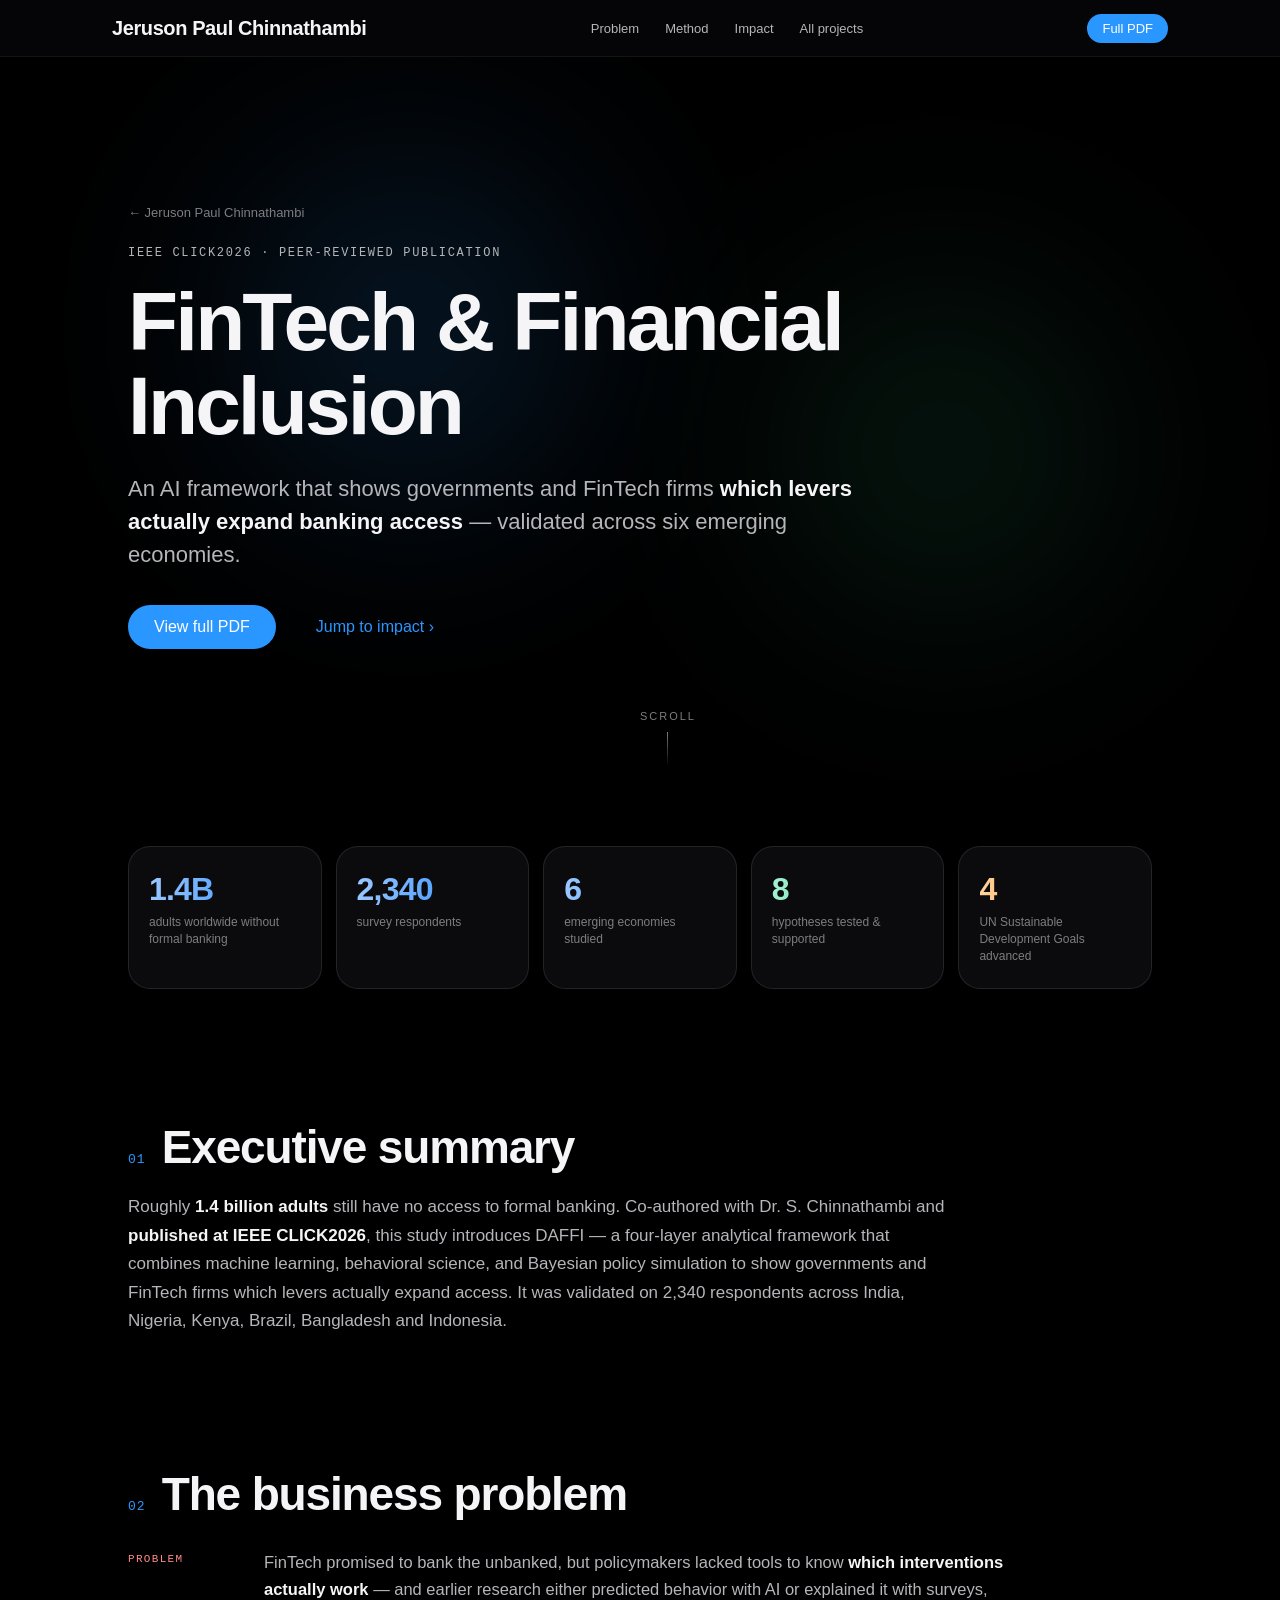
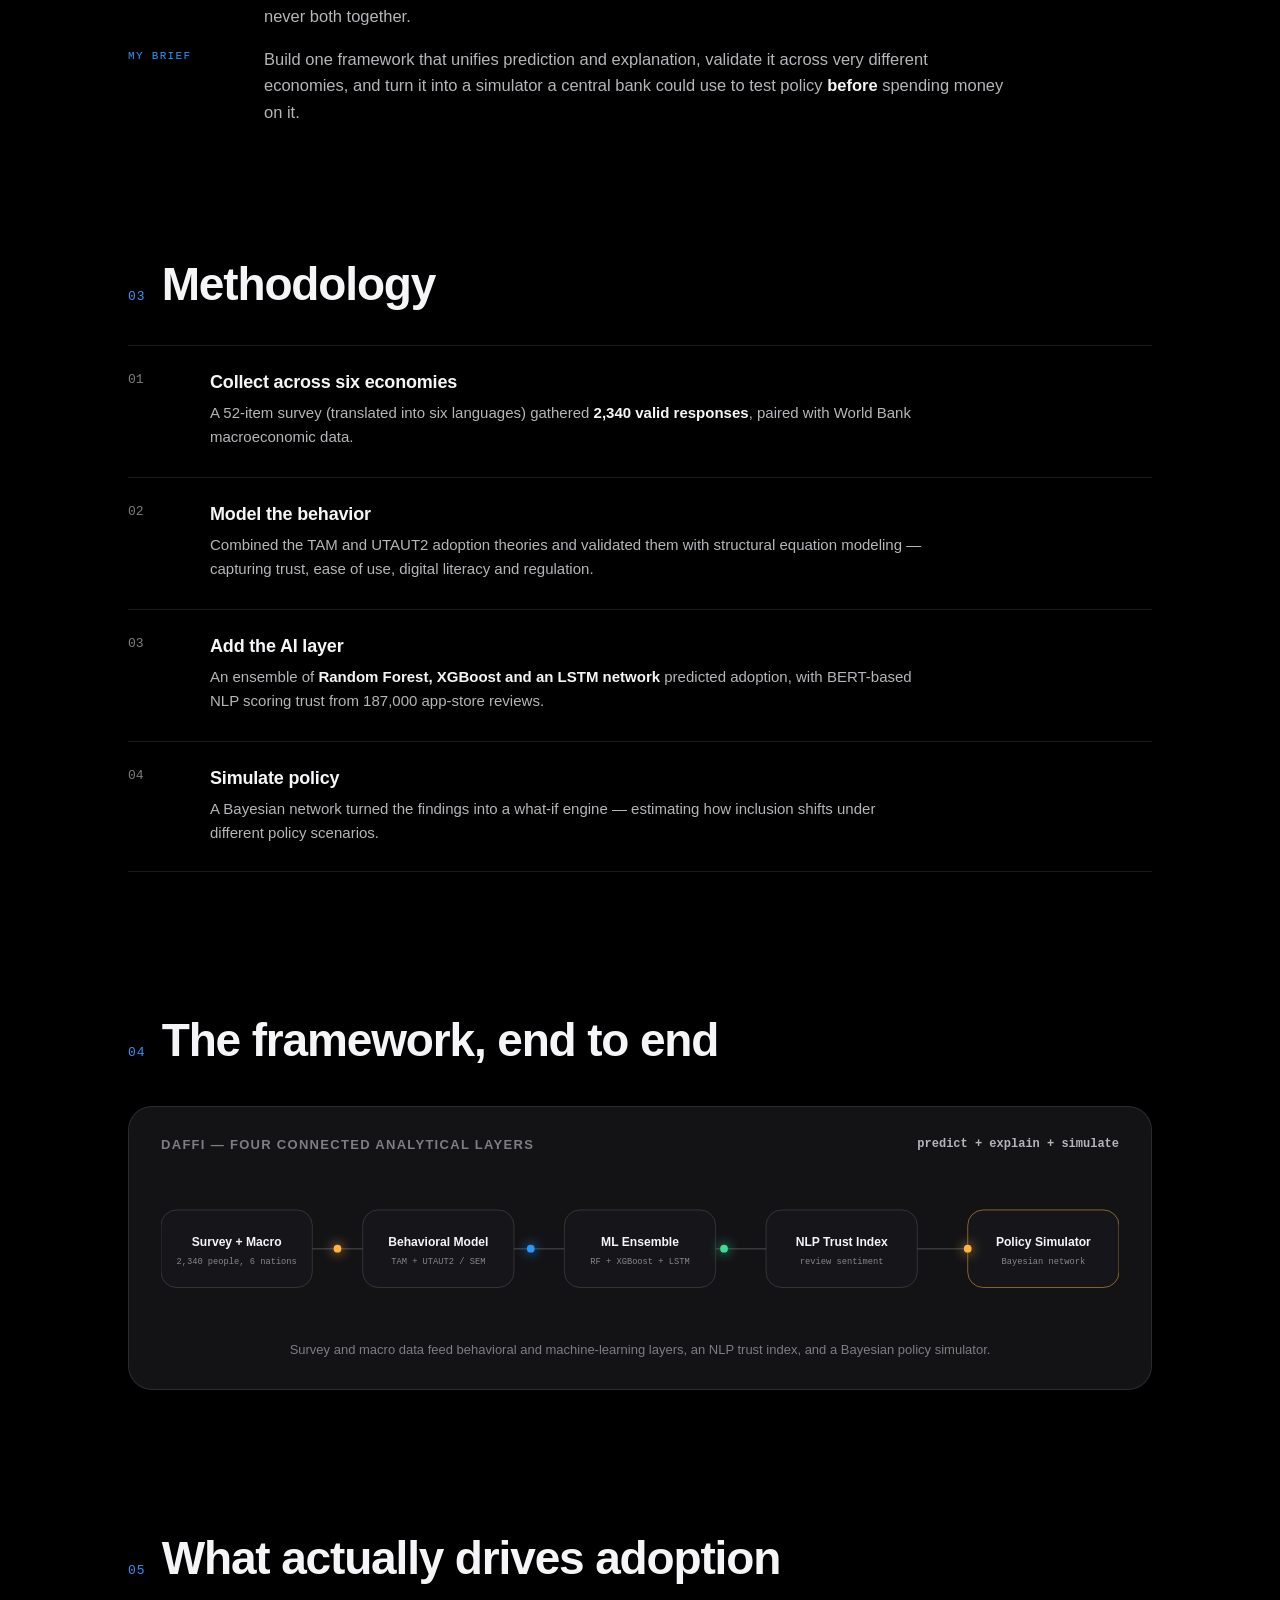
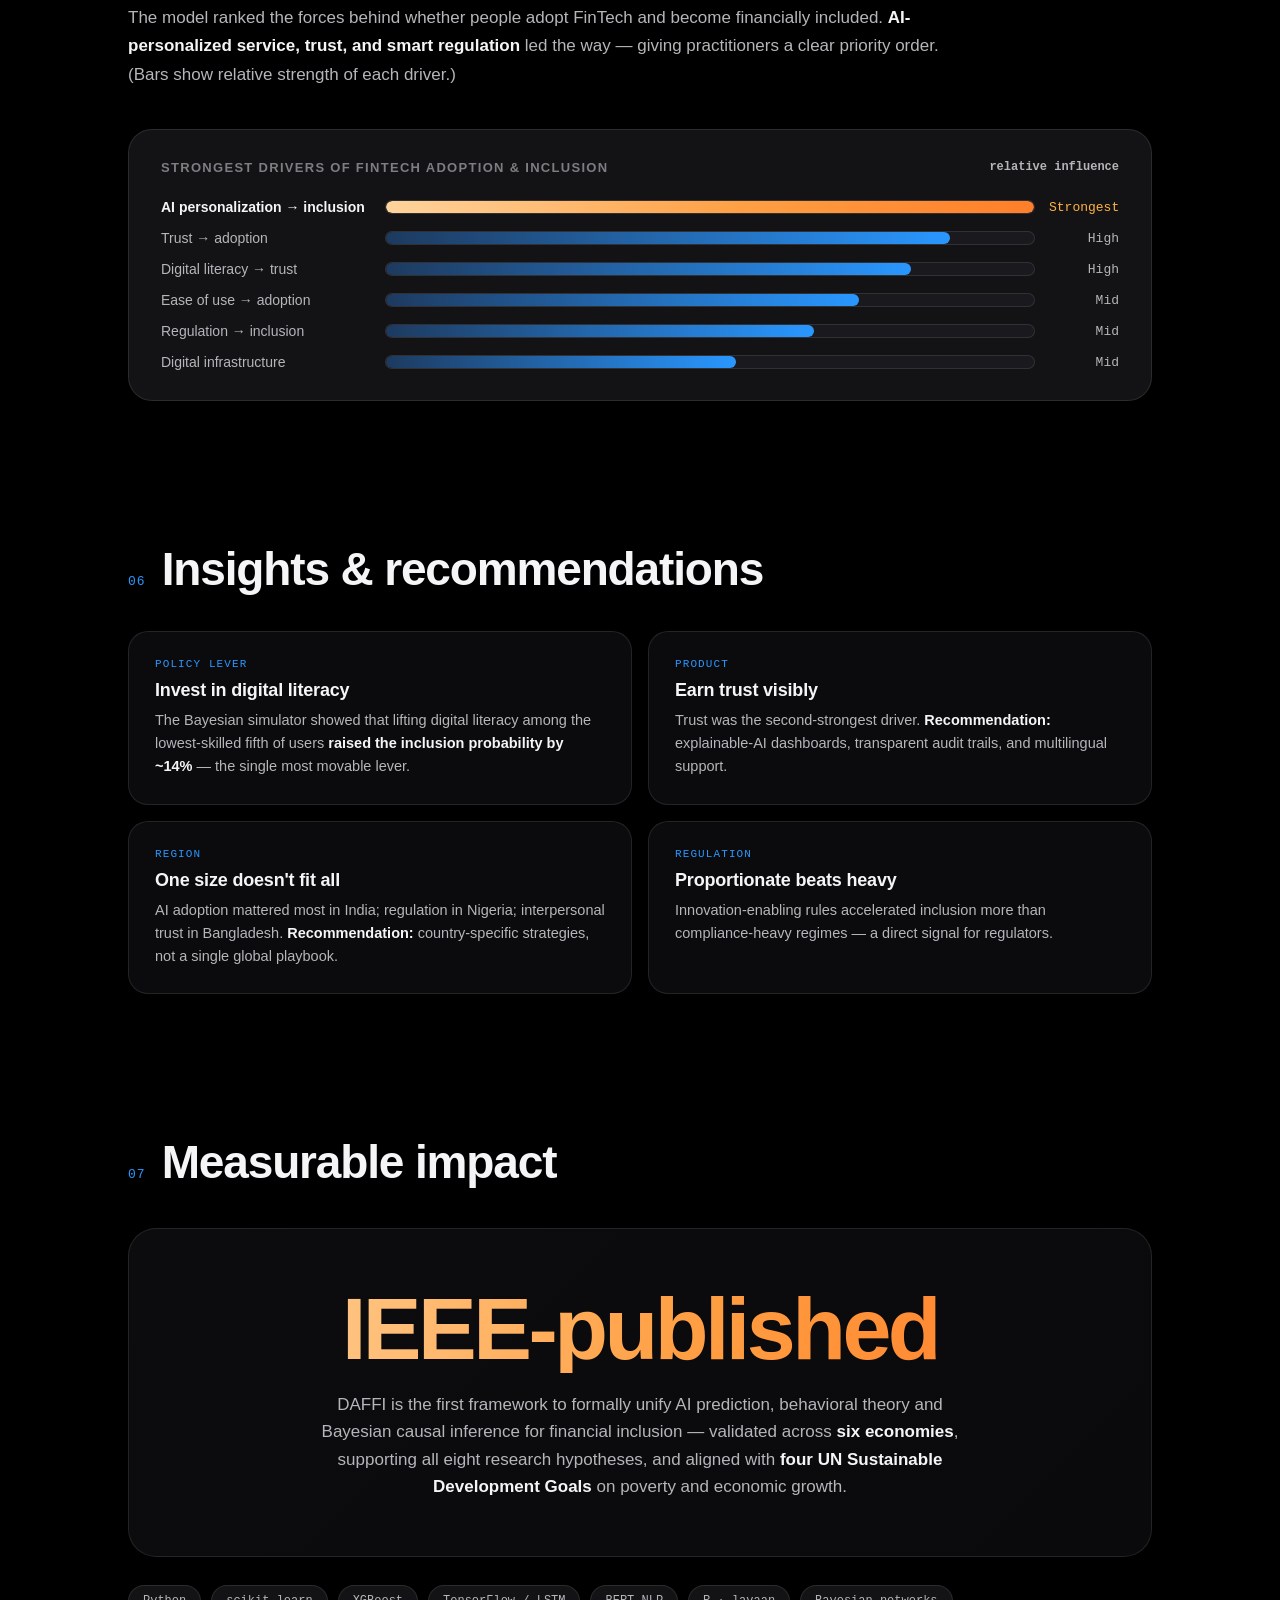
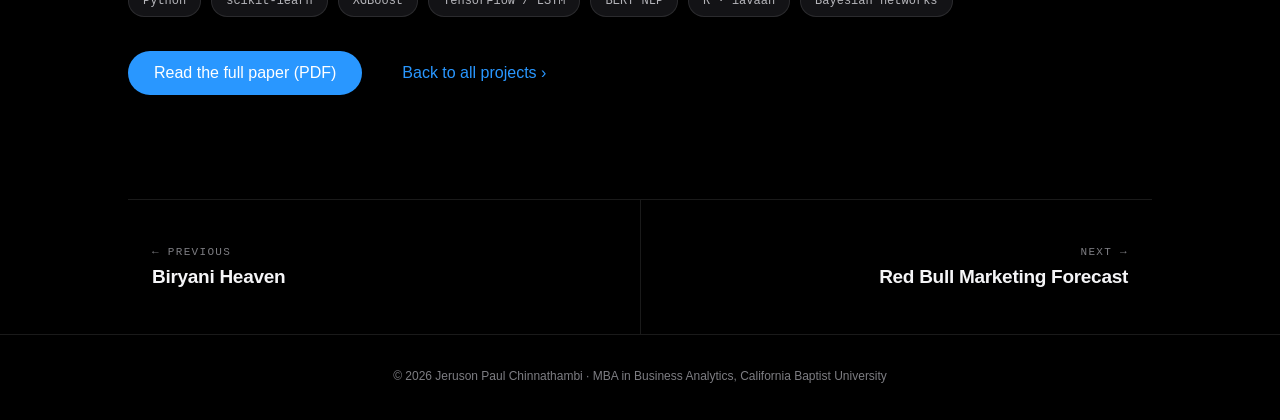
<file: projects/fintech-inclusion.html>
<!DOCTYPE html>
<html lang="en">
<head>
<meta charset="UTF-8">
<meta name="viewport" content="width=device-width, initial-scale=1.0">
<title>FinTech & Financial Inclusion (IEEE) | Jeruson Paul Chinnathambi</title>
<meta name="description" content="An IEEE-published AI framework showing which levers actually expand banking access across six emerging economies.">
<style>

:root{
  --bg:#000; --surface:#0b0b0d; --surface-2:#131316; --hairline:rgba(255,255,255,.10);
  --text:#f5f5f7; --text-2:#b5b5ba; --text-3:#7d7d82;
  --blue:#2997ff; --amber:#ffb340;
  --grad-hero:linear-gradient(96deg,#ffd49c 0%,#ff9f43 22%,#e8853b 38%,#8fb8ff 72%,#4d9fff 100%);
  --grad-warm:linear-gradient(96deg,#ffd49c,#ff9f43 55%,#ff7e29);
  --grad-cool:linear-gradient(96deg,#9cc8ff,#4d9fff 60%,#2563eb);
  --grad-mint:linear-gradient(96deg,#a8f0d4,#3ddc97 60%,#16a37a);
  --radius:28px;
  --font:-apple-system,BlinkMacSystemFont,"SF Pro Display","SF Pro Text","Helvetica Neue",Inter,Segoe UI,Roboto,sans-serif;
  --mono:"SF Mono",ui-monospace,SFMono-Regular,Menlo,Consolas,monospace;
}
*{margin:0;padding:0;box-sizing:border-box}
html{scroll-behavior:smooth}
body{background:var(--bg);color:var(--text);font-family:var(--font);-webkit-font-smoothing:antialiased;text-rendering:optimizeLegibility;overflow-x:hidden}
a{color:inherit;text-decoration:none}
img,svg{display:block;max-width:100%}
::selection{background:rgba(41,151,255,.35)}

/* nav */
.nav{position:fixed;top:0;left:0;right:0;z-index:100;backdrop-filter:saturate(180%) blur(20px);-webkit-backdrop-filter:saturate(180%) blur(20px);background:rgba(8,8,10,.72);border-bottom:1px solid rgba(255,255,255,.06)}
.nav-inner{max-width:1100px;margin:0 auto;height:56px;display:flex;align-items:center;justify-content:space-between;padding:0 22px;gap:18px}
.nav .brand{font-size:20px;font-weight:700;letter-spacing:-.02em;white-space:nowrap}
.nav .brand .dot{color:var(--blue)}
.nav ul{display:flex;gap:26px;list-style:none}
.nav ul a{font-size:13px;color:var(--text-2);transition:color .25s}
.nav ul a:hover{color:#fff}
.nav .cta{font-size:13px;background:var(--blue);color:#fff;padding:7px 15px;border-radius:980px;transition:background .25s;white-space:nowrap}
.nav .cta:hover{background:#52aaff}
@media(max-width:820px){.nav ul{display:none}.nav .brand{font-size:16px}}

/* generic section */
section{position:relative;padding:104px 24px}
.wrap{max-width:1024px;margin:0 auto}
.wrap-wide{max-width:1140px;margin:0 auto}
.kicker{font-size:13px;font-weight:600;letter-spacing:.14em;text-transform:uppercase;color:var(--text-3);margin-bottom:18px}
h2.head{font-size:clamp(34px,5.2vw,60px);font-weight:700;letter-spacing:-.03em;line-height:1.06}
.grad-warm{background:var(--grad-warm);-webkit-background-clip:text;background-clip:text;color:transparent}
.grad-cool{background:var(--grad-cool);-webkit-background-clip:text;background-clip:text;color:transparent}
.grad-mint{background:var(--grad-mint);-webkit-background-clip:text;background-clip:text;color:transparent}
.lede{font-size:clamp(17px,2vw,20px);color:var(--text-2);line-height:1.55;max-width:760px;margin-top:22px}
.lede strong{color:var(--text);font-weight:600}

/* reveal */
.rv{opacity:0;transform:translateY(46px);transition:opacity 1s cubic-bezier(.22,1,.36,1),transform 1s cubic-bezier(.22,1,.36,1)}
.rv.in{opacity:1;transform:none}
.rv-d1{transition-delay:.1s}.rv-d2{transition-delay:.2s}.rv-d3{transition-delay:.3s}

/* buttons */
.btn{display:inline-flex;align-items:center;gap:8px;font-size:16px;font-weight:500;padding:13px 26px;border-radius:980px;transition:transform .3s cubic-bezier(.22,1,.36,1),background .25s,box-shadow .3s}
.btn-fill{background:var(--blue);color:#fff}
.btn-fill:hover{background:#52aaff;transform:translateY(-2px);box-shadow:0 10px 34px rgba(41,151,255,.35)}
.btn-ghost{color:var(--blue)}
.btn-ghost:hover{text-decoration:underline}

/* ============ HOME HERO ============ */
.hero{position:relative;min-height:100svh;display:flex;align-items:center;justify-content:center;text-align:center;overflow:hidden;padding:130px 24px 90px}
.hero-glow{position:absolute;inset:0;pointer-events:none}
.hero-glow .orb{position:absolute;border-radius:50%;filter:blur(90px);opacity:.55;will-change:transform}
.orb-a{width:560px;height:560px;background:radial-gradient(circle at 35% 35%,rgba(255,159,67,.55),transparent 65%);top:8%;left:50%;margin-left:-440px;animation:drift1 14s ease-in-out infinite alternate}
.orb-b{width:620px;height:620px;background:radial-gradient(circle at 60% 50%,rgba(41,151,255,.4),transparent 65%);top:26%;left:50%;margin-left:-80px;animation:drift2 17s ease-in-out infinite alternate}
.orb-c{width:380px;height:380px;background:radial-gradient(circle at 50% 50%,rgba(255,212,156,.35),transparent 65%);bottom:4%;left:50%;margin-left:-190px;animation:drift3 12s ease-in-out infinite alternate}
@keyframes drift1{from{transform:translate(0,0) scale(1)}to{transform:translate(70px,40px) scale(1.12)}}
@keyframes drift2{from{transform:translate(0,0) scale(1.05)}to{transform:translate(-60px,-50px) scale(.95)}}
@keyframes drift3{from{transform:translate(0,0)}to{transform:translate(40px,-60px) scale(1.1)}}
.hero-content{position:relative;z-index:2;max-width:1000px}
.hero .name{font-size:clamp(30px,5.6vw,64px);font-weight:700;letter-spacing:-.02em;line-height:1.04;opacity:0;animation:riseIn 1s .12s cubic-bezier(.22,1,.36,1) forwards}
.hero .name .grad{background:var(--grad-hero);-webkit-background-clip:text;background-clip:text;color:transparent;background-size:200% 100%;animation:gradShift 9s ease-in-out infinite alternate}
.hero .role{font-size:clamp(13px,1.5vw,16px);font-weight:600;letter-spacing:.16em;text-transform:uppercase;color:var(--text-3);margin-top:14px;opacity:0;animation:riseIn 1s .3s cubic-bezier(.22,1,.36,1) forwards}
.hero h1{font-size:clamp(44px,8vw,96px);line-height:1.03;font-weight:700;letter-spacing:-.035em;margin:26px 0 0;opacity:0;animation:riseIn 1.1s .46s cubic-bezier(.22,1,.36,1) forwards}
.hero h1 .grad{background:var(--grad-hero);-webkit-background-clip:text;background-clip:text;color:transparent;background-size:200% 100%;animation:gradShift 9s ease-in-out infinite alternate}
@keyframes gradShift{from{background-position:0% 50%}to{background-position:100% 50%}}
.hero .sub{font-size:clamp(18px,2.3vw,23px);color:var(--text-2);max-width:680px;margin:22px auto 0;line-height:1.5;opacity:0;animation:riseIn 1.1s .62s cubic-bezier(.22,1,.36,1) forwards}
.hero .actions{margin-top:36px;display:flex;gap:14px;justify-content:center;flex-wrap:wrap;opacity:0;animation:riseIn 1.1s .8s cubic-bezier(.22,1,.36,1) forwards}
@keyframes riseIn{from{opacity:0;transform:translateY(34px)}to{opacity:1;transform:translateY(0)}}
.scroll-hint{position:absolute;bottom:26px;left:50%;transform:translateX(-50%);color:var(--text-3);font-size:11px;letter-spacing:.18em;text-transform:uppercase;opacity:0;animation:riseIn 1s 1.3s forwards}
.scroll-hint::after{content:"";display:block;width:1px;height:34px;background:linear-gradient(to bottom,var(--text-3),transparent);margin:10px auto 0;animation:pulseLine 2.2s ease-in-out infinite}
@keyframes pulseLine{0%,100%{opacity:.35}50%{opacity:1}}

/* stats band */
.stats{display:grid;grid-template-columns:repeat(4,1fr);gap:18px;margin-top:60px}
.stat{background:var(--surface);border:1px solid var(--hairline);border-radius:var(--radius);padding:32px 26px;transition:transform .5s cubic-bezier(.22,1,.36,1),border-color .4s}
.stat:hover{transform:translateY(-6px);border-color:rgba(255,255,255,.22)}
.stat .num{font-size:clamp(32px,4vw,44px);font-weight:700;letter-spacing:-.03em;background:var(--grad-hero);-webkit-background-clip:text;background-clip:text;color:transparent}
.stat .lbl{font-size:14px;color:var(--text-2);margin-top:8px;line-height:1.45}
@media(max-width:880px){.stats{grid-template-columns:repeat(2,1fr)}}
@media(max-width:520px){.stats{grid-template-columns:1fr}}

/* flagship teaser (home) */
.flagship{background:linear-gradient(to bottom,#000 0%,#070708 18%,#0a0a0c 100%)}
.flag-card{margin-top:50px;background:linear-gradient(135deg,#101014,#0b0b0d 60%);border:1px solid var(--hairline);border-radius:var(--radius);padding:clamp(28px,4vw,52px);overflow:hidden;position:relative;transition:border-color .4s,box-shadow .55s,transform .55s cubic-bezier(.22,1,.36,1);display:block}
.flag-card:hover{border-color:rgba(255,255,255,.2);box-shadow:0 28px 70px rgba(0,0,0,.55);transform:translateY(-6px)}
.flag-tag{font-family:var(--mono);font-size:11px;letter-spacing:.12em;text-transform:uppercase;color:var(--amber)}
.flag-card h3{font-size:clamp(26px,3.4vw,40px);font-weight:700;letter-spacing:-.025em;line-height:1.08;margin:14px 0 16px}
.flag-card p{font-size:16.5px;line-height:1.6;color:var(--text-2);max-width:760px}
.flag-card p strong{color:var(--text);font-weight:600}
.flag-mini{display:grid;grid-template-columns:repeat(4,1fr);gap:14px;margin:30px 0 8px}
.flag-mini .m{background:var(--surface-2);border:1px solid var(--hairline);border-radius:18px;padding:18px}
.flag-mini .v{font-size:clamp(20px,2.4vw,28px);font-weight:700;letter-spacing:-.02em}
.flag-mini .v.warm{background:var(--grad-warm);-webkit-background-clip:text;background-clip:text;color:transparent}
.flag-mini .k{font-size:12px;color:var(--text-3);margin-top:5px;line-height:1.4}
.flag-open{margin-top:24px;display:inline-flex;align-items:center;gap:8px;color:var(--blue);font-weight:600;font-size:16px}
.flag-open .arr{transition:transform .35s cubic-bezier(.22,1,.36,1)}
.flag-card:hover .flag-open .arr{transform:translateX(5px)}
@media(max-width:760px){.flag-mini{grid-template-columns:1fr 1fr}}

/* research cards */
.cards{display:grid;grid-template-columns:repeat(3,1fr);gap:20px;margin-top:56px}
.card{background:var(--surface);border:1px solid var(--hairline);border-radius:var(--radius);padding:32px 28px;display:flex;flex-direction:column;gap:13px;transition:transform .55s cubic-bezier(.22,1,.36,1),border-color .4s,box-shadow .55s;position:relative;overflow:hidden}
.card::before{content:"";position:absolute;top:0;left:0;right:0;height:1px;background:linear-gradient(90deg,transparent,rgba(255,255,255,.35),transparent);opacity:0;transition:opacity .5s}
.card:hover{transform:translateY(-8px);border-color:rgba(255,255,255,.2);box-shadow:0 24px 60px rgba(0,0,0,.55)}
.card:hover::before{opacity:1}
.card .tag{font-family:var(--mono);font-size:11px;letter-spacing:.1em;text-transform:uppercase;color:var(--text-3)}
.card .tag.hl{color:var(--amber)}
.card h4{font-size:20px;font-weight:700;letter-spacing:-.015em;line-height:1.25}
.card p{font-size:14.5px;line-height:1.58;color:var(--text-2);flex:1}
.card p strong{color:var(--text);font-weight:600}
.card .open{font-size:14px;color:var(--blue);font-weight:500;display:inline-flex;align-items:center;gap:6px;margin-top:2px}
.card .open .arr{transition:transform .35s cubic-bezier(.22,1,.36,1)}
.card:hover .open .arr{transform:translateX(4px)}
@media(max-width:860px){.cards{grid-template-columns:1fr}}

/* experience */
.xp{margin-top:56px;display:flex;flex-direction:column}
.xp-item{display:grid;grid-template-columns:200px 1fr;gap:34px;padding:40px 0;border-top:1px solid var(--hairline)}
.xp-item:last-child{border-bottom:1px solid var(--hairline)}
.xp-when{font-family:var(--mono);font-size:12.5px;color:var(--text-3);padding-top:6px}
.xp-role{font-size:21px;font-weight:700;letter-spacing:-.015em}
.xp-org{font-size:14.5px;color:var(--amber);margin-top:4px;font-weight:500}
.xp-body{font-size:15px;color:var(--text-2);line-height:1.65;margin-top:14px;max-width:680px}
.xp-body strong{color:var(--text);font-weight:600}
@media(max-width:700px){.xp-item{grid-template-columns:1fr;gap:8px}}

/* skills */
.skill-groups{display:grid;grid-template-columns:repeat(3,1fr);gap:20px;margin-top:56px}
.sg{background:var(--surface);border:1px solid var(--hairline);border-radius:var(--radius);padding:30px 28px}
.sg h5{font-size:13px;letter-spacing:.12em;text-transform:uppercase;color:var(--text-3);margin-bottom:18px;font-weight:600}
.sg ul{list-style:none;display:flex;flex-wrap:wrap;gap:9px}
.sg li{font-size:13px;color:var(--text-2);background:var(--surface-2);border:1px solid var(--hairline);padding:7px 13px;border-radius:980px}
@media(max-width:860px){.skill-groups{grid-template-columns:1fr 1fr}}
@media(max-width:540px){.skill-groups{grid-template-columns:1fr}}

/* contact */
.contact{text-align:center;padding-bottom:150px}
.contact h2{font-size:clamp(42px,7vw,84px);font-weight:700;letter-spacing:-.035em;line-height:1.04}
.contact h2 .grad{background:var(--grad-hero);-webkit-background-clip:text;background-clip:text;color:transparent;background-size:200% 100%;animation:gradShift 9s ease-in-out infinite alternate}
.contact .sub{font-size:18px;color:var(--text-2);margin-top:20px}
.contact .actions{margin-top:36px;display:flex;gap:16px;justify-content:center;flex-wrap:wrap}
.contact .links{margin-top:44px;display:flex;gap:28px;justify-content:center;flex-wrap:wrap;font-size:14px;color:var(--text-3)}
.contact .links a{color:var(--text-2);transition:color .25s}
.contact .links a:hover{color:#fff}

footer{border-top:1px solid var(--hairline);padding:34px 24px;text-align:center;font-size:12px;color:var(--text-3)}

/* ===================== PROJECT PAGE ===================== */
.phero{position:relative;min-height:88svh;display:flex;align-items:center;overflow:hidden;padding:150px 24px 90px}
.phero-glow{position:absolute;inset:0;pointer-events:none}
.phero-glow .o{position:absolute;border-radius:50%;filter:blur(100px);opacity:.5}
.phero-content{position:relative;z-index:2;max-width:1024px;margin:0 auto;width:100%}
.back-link{display:inline-flex;align-items:center;gap:7px;font-size:13px;color:var(--text-3);margin-bottom:26px;transition:color .25s}
.back-link:hover{color:#fff}
.phero .ptag{font-family:var(--mono);font-size:12px;letter-spacing:.14em;text-transform:uppercase;color:var(--text-2);margin-bottom:20px}
.phero h1{font-size:clamp(40px,7vw,82px);font-weight:700;letter-spacing:-.035em;line-height:1.02}
.phero .psub{font-size:clamp(18px,2.2vw,22px);color:var(--text-2);line-height:1.5;max-width:760px;margin-top:24px}
.phero .psub strong{color:var(--text);font-weight:600}
.phero .pactions{margin-top:34px;display:flex;gap:14px;flex-wrap:wrap}

/* exec KPI strip */
.kpis{display:grid;grid-template-columns:repeat(5,1fr);gap:14px;margin-top:54px}
.kpi{background:var(--surface);border:1px solid var(--hairline);border-radius:22px;padding:24px 20px}
.kpi .v{font-size:clamp(24px,2.7vw,32px);font-weight:700;letter-spacing:-.025em}
.kpi .v.warm{background:var(--grad-warm);-webkit-background-clip:text;background-clip:text;color:transparent}
.kpi .v.cool{background:var(--grad-cool);-webkit-background-clip:text;background-clip:text;color:transparent}
.kpi .v.mint{background:var(--grad-mint);-webkit-background-clip:text;background-clip:text;color:transparent}
.kpi .k{font-size:12px;color:var(--text-3);margin-top:6px;line-height:1.4}
@media(max-width:920px){.kpis{grid-template-columns:repeat(3,1fr)}}
@media(max-width:560px){.kpis{grid-template-columns:1fr 1fr}}

/* section heading w/ index */
.sec-head{display:flex;align-items:baseline;gap:16px;margin-bottom:8px}
.sec-head .ix{font-family:var(--mono);font-size:13px;color:var(--blue);letter-spacing:.08em}
h2.sec-title{font-size:clamp(28px,4vw,46px);font-weight:700;letter-spacing:-.025em;line-height:1.08}
.sec-body{font-size:17px;line-height:1.68;color:var(--text-2);max-width:820px;margin-top:20px}
.sec-body strong{color:var(--text);font-weight:600}
.sec-body + .sec-body{margin-top:16px}

/* problem/action/result blocks */
.par{display:grid;grid-template-columns:120px 1fr;gap:16px;margin-top:30px;max-width:880px}
.par .lab{font-family:var(--mono);font-size:11px;letter-spacing:.12em;text-transform:uppercase;padding-top:4px}
.par .lab.p{color:#ff8a8a}.par .lab.a{color:var(--blue)}.par .lab.r{color:#3ddc97}
.par .tx{font-size:16.5px;line-height:1.62;color:var(--text-2)}
.par .tx strong{color:var(--text);font-weight:600}
@media(max-width:560px){.par{grid-template-columns:1fr;gap:5px}.par .tx{margin-bottom:8px}}

/* numbered steps (methodology) */
.steps{margin-top:36px;display:flex;flex-direction:column;gap:2px;counter-reset:st}
.step{display:grid;grid-template-columns:62px 1fr;gap:20px;padding:26px 0;border-top:1px solid var(--hairline)}
.step:last-child{border-bottom:1px solid var(--hairline)}
.step .n{counter-increment:st;font-family:var(--mono);font-size:13px;color:var(--text-3)}
.step .n::before{content:counter(st,decimal-leading-zero)}
.step h4{font-size:18px;font-weight:600;letter-spacing:-.01em}
.step p{font-size:15px;line-height:1.6;color:var(--text-2);margin-top:8px;max-width:720px}
.step p strong{color:var(--text);font-weight:600}

/* panel wrapper for visuals */
.viz{margin-top:40px;background:var(--surface-2);border:1px solid var(--hairline);border-radius:24px;padding:30px clamp(16px,3vw,32px)}
.viz-title{font-size:13px;font-weight:600;letter-spacing:.1em;text-transform:uppercase;color:var(--text-3);margin-bottom:24px;display:flex;justify-content:space-between;flex-wrap:wrap;gap:8px}
.viz-title em{font-style:normal;color:var(--text-2);font-family:var(--mono);font-size:12px;text-transform:none;letter-spacing:0}

/* pipeline svg */
.pipe{width:100%;height:auto}
.pn{fill:#16161a;stroke:rgba(255,255,255,.14);stroke-width:1}
.pn.accent{stroke:rgba(255,179,64,.5)}
.pl{fill:#f5f5f7;font-family:var(--font);font-size:12.5px;font-weight:600}
.ps{fill:#86868b;font-family:var(--mono);font-size:9px}
.pln{stroke:rgba(255,255,255,.16);stroke-width:1.6;fill:none}
.pcap{font-size:13px;color:var(--text-3);margin-top:18px;text-align:center;line-height:1.5}

/* horizontal bars */
.hbars{display:flex;flex-direction:column;gap:15px}
.hbar-row{display:grid;grid-template-columns:minmax(120px,210px) 1fr 70px;gap:14px;align-items:center}
.hbar-name{font-size:14px;color:var(--text-2)}
.hbar-name.win{color:var(--text);font-weight:600}
.hbar-track{height:14px;background:#1a1a1e;border-radius:980px;overflow:hidden;border:1px solid var(--hairline)}
.hbar-fill{height:100%;width:0%;border-radius:980px;background:linear-gradient(90deg,#1d3a5f,#2997ff);transition:width 1.4s cubic-bezier(.22,1,.36,1)}
.hbar-fill.win{background:var(--grad-warm)}
.hbar-fill.neg{background:repeating-linear-gradient(135deg,#3a2026 0 6px,#241317 6px 12px)}
.hbar-fill.mint{background:var(--grad-mint)}
.hbar-val{font-family:var(--mono);font-size:13px;color:var(--text-2);text-align:right}
.hbar-val.win{color:var(--amber)}
@media(max-width:600px){.hbar-row{grid-template-columns:96px 1fr 56px}.hbar-name{font-size:12px}}

/* vertical bars */
.vbars{display:grid;grid-auto-flow:column;grid-auto-columns:1fr;gap:12px;align-items:end;height:250px}
.vcol{display:flex;flex-direction:column;justify-content:flex-end;height:100%;text-align:center}
.vbar{position:relative;border-radius:12px 12px 6px 6px;height:0%;transition:height 1.4s cubic-bezier(.22,1,.36,1);background:linear-gradient(to top,#1d3a5f,#2997ff)}
.vbar.warm{background:linear-gradient(to top,#7a4a14,#ffb340)}
.vbar.mint{background:linear-gradient(to top,#14573b,#3ddc97)}
.vbar.muted{background:linear-gradient(to top,#2c2c30,#5b5b63)}
.vbar.closed{background:repeating-linear-gradient(135deg,#232326 0 6px,#1a1a1d 6px 12px);border:1px dashed rgba(255,255,255,.15)}
.vbar .v{position:absolute;top:-24px;left:50%;transform:translateX(-50%);font-family:var(--mono);font-size:11px;color:var(--text-2);white-space:nowrap;opacity:0;transition:opacity .6s .9s}
.vbars.play .vbar .v{opacity:1}
.vlbl{font-size:11.5px;color:var(--text-3);margin-top:11px}
@media(max-width:560px){.vbars{gap:6px}.vbar .v{font-size:9px}}

/* two-state (before/after) grouped bars */
.region{display:flex;flex-direction:column;gap:16px}
.rg-row{display:grid;grid-template-columns:140px 1fr;gap:16px;align-items:center}
.rg-name{font-size:14px;color:var(--text-2)}
.rg-bars{display:flex;flex-direction:column;gap:7px}
.rg-bar{height:13px;border-radius:980px;position:relative;overflow:hidden;background:#1a1a1e;border:1px solid var(--hairline)}
.rg-fill{position:absolute;left:0;top:0;bottom:0;width:0%;border-radius:980px;transition:width 1.4s cubic-bezier(.22,1,.36,1)}
.rg-fill.now{background:linear-gradient(90deg,#5a2630,#ff6b6b)}
.rg-fill.rec{background:var(--grad-mint)}
.rg-tag{font-family:var(--mono);font-size:9.5px;color:var(--text-3);position:absolute;right:8px;top:50%;transform:translateY(-50%)}
.rg-legend{display:flex;gap:20px;margin-bottom:20px;font-size:12px;color:var(--text-3)}
.rg-legend span{display:inline-flex;align-items:center;gap:7px}
.rg-legend i{width:11px;height:11px;border-radius:3px;display:inline-block}
@media(max-width:560px){.rg-row{grid-template-columns:84px 1fr}}

/* donut */
.donut-wrap{display:flex;gap:36px;align-items:center;flex-wrap:wrap;justify-content:center}
.donut{flex:0 0 auto}
.donut circle{fill:none;stroke-width:26;stroke-dashoffset:0;transition:stroke-dasharray 1.5s cubic-bezier(.22,1,.36,1)}
.donut-legend{display:flex;flex-direction:column;gap:14px;min-width:230px}
.dl{display:flex;align-items:center;gap:12px;font-size:14px;color:var(--text-2)}
.dl i{width:13px;height:13px;border-radius:4px;flex:0 0 auto}
.dl b{color:var(--text);font-weight:600;margin-left:auto;font-family:var(--mono);font-size:13px}

/* line chart draw-on */
.linechart{width:100%;height:auto}
.lc-line{fill:none;stroke-width:2.5;stroke-dasharray:1;stroke-dashoffset:1;transition:stroke-dashoffset 2s ease}
.lc-line.in{stroke-dashoffset:0}
.lc-area{opacity:0;transition:opacity 1.2s ease .6s}
.lc-area.in{opacity:.16}
.lc-axis{stroke:rgba(255,255,255,.12);stroke-width:1}
.lc-txt{fill:#7d7d82;font-family:var(--mono);font-size:10px}
.lc-dot{opacity:0;transition:opacity .5s}
.lc-dot.in{opacity:1}

/* insight / reco cards */
.icards{display:grid;grid-template-columns:1fr 1fr;gap:16px;margin-top:36px}
.ic{background:var(--surface);border:1px solid var(--hairline);border-radius:20px;padding:26px;transition:border-color .4s,transform .5s cubic-bezier(.22,1,.36,1)}
.ic:hover{border-color:rgba(255,255,255,.2);transform:translateY(-4px)}
.ic .ic-n{font-family:var(--mono);font-size:11px;color:var(--blue);letter-spacing:.1em}
.ic h4{font-size:18px;font-weight:600;margin:10px 0 8px;letter-spacing:-.01em}
.ic p{font-size:14.5px;line-height:1.58;color:var(--text-2)}
.ic p strong{color:var(--text);font-weight:600}
@media(max-width:680px){.icards{grid-template-columns:1fr}}

/* impact band */
.impact{background:linear-gradient(135deg,#0c0c0f,#0a0a0c);border:1px solid var(--hairline);border-radius:var(--radius);padding:clamp(30px,5vw,56px);margin-top:40px;text-align:center}
.impact .big{font-size:clamp(44px,8vw,88px);font-weight:700;letter-spacing:-.04em;line-height:1;background:var(--grad-warm);-webkit-background-clip:text;background-clip:text;color:transparent}
.impact .big.mint{background:var(--grad-mint);-webkit-background-clip:text;background-clip:text;color:transparent}
.impact .cap{font-size:17px;color:var(--text-2);margin-top:18px;max-width:680px;margin-left:auto;margin-right:auto;line-height:1.6}
.impact .cap strong{color:var(--text);font-weight:600}

/* tools chips */
.tools{display:flex;flex-wrap:wrap;gap:10px;margin-top:28px}
.tool{font-family:var(--mono);font-size:12px;color:var(--text-2);background:var(--surface-2);border:1px solid var(--hairline);padding:8px 14px;border-radius:980px}

/* prev/next project nav */
.pnav{border-top:1px solid var(--hairline);display:grid;grid-template-columns:1fr 1fr}
.pnav a{padding:46px 24px;transition:background .3s}
.pnav a:hover{background:#0c0c0f}
.pnav a.next{text-align:right;border-left:1px solid var(--hairline)}
.pnav .dir{font-family:var(--mono);font-size:11px;letter-spacing:.12em;text-transform:uppercase;color:var(--text-3)}
.pnav .ttl{font-size:19px;font-weight:600;margin-top:8px;letter-spacing:-.015em;color:var(--text)}
.pnav-wrap{max-width:1024px;margin:0 auto}
@media(max-width:560px){.pnav{grid-template-columns:1fr}.pnav a.next{border-left:0;border-top:1px solid var(--hairline);text-align:left}}

/* experience detail */
.xp-desc{font-size:13.5px;color:var(--text-3);margin-top:8px;font-style:italic;line-height:1.5;max-width:680px}
.xp-list{margin-top:16px;display:flex;flex-direction:column;gap:13px;max-width:740px;list-style:none}
.xp-list li{position:relative;padding-left:22px;font-size:14.5px;line-height:1.6;color:var(--text-2)}
.xp-list li::before{content:"";position:absolute;left:0;top:9px;width:7px;height:7px;border-radius:50%;background:var(--blue)}
.xp-list li strong{color:var(--text);font-weight:600}

/* vision */
.vision{background:linear-gradient(to bottom,#070708,#000)}
.vision .vstate{font-size:clamp(24px,3.4vw,42px);font-weight:700;letter-spacing:-.025em;line-height:1.22;max-width:920px;margin-top:24px}
.pillars{display:grid;grid-template-columns:repeat(4,1fr);gap:18px;margin-top:50px}
.pillar{background:var(--surface);border:1px solid var(--hairline);border-radius:22px;padding:28px 24px;transition:transform .5s cubic-bezier(.22,1,.36,1),border-color .4s}
.pillar:hover{transform:translateY(-6px);border-color:rgba(255,255,255,.2)}
.pillar .pi{font-family:var(--mono);font-size:11px;letter-spacing:.1em;text-transform:uppercase;color:var(--blue)}
.pillar h4{font-size:18px;font-weight:600;margin:12px 0 8px;letter-spacing:-.01em}
.pillar p{font-size:14px;color:var(--text-2);line-height:1.55}
@media(max-width:880px){.pillars{grid-template-columns:1fr 1fr}}
@media(max-width:520px){.pillars{grid-template-columns:1fr}}

/* music */
.music-stats{display:grid;grid-template-columns:repeat(3,1fr);gap:16px;margin-top:46px}
.mstat{background:var(--surface);border:1px solid var(--hairline);border-radius:22px;padding:28px 24px}
.mstat .v{font-size:clamp(30px,4vw,42px);font-weight:700;letter-spacing:-.03em;background:var(--grad-warm);-webkit-background-clip:text;background-clip:text;color:transparent}
.mstat .k{font-size:13px;color:var(--text-2);margin-top:6px}
.charts{margin-top:24px;display:flex;flex-direction:column;gap:12px}
.chart-row{display:grid;grid-template-columns:64px 1fr auto;gap:18px;align-items:center;background:var(--surface);border:1px solid var(--hairline);border-radius:18px;padding:18px 22px;transition:border-color .4s,transform .5s cubic-bezier(.22,1,.36,1)}
.chart-row:hover{border-color:rgba(255,179,64,.4);transform:translateX(4px)}
.chart-rank{font-family:var(--mono);font-size:26px;font-weight:700;color:var(--amber);line-height:1}
.chart-rank span{font-size:14px;color:var(--text-3)}
.chart-info .t{font-size:16px;font-weight:600;letter-spacing:-.01em}
.chart-info .c{font-size:13px;color:var(--text-3);margin-top:3px}
.chart-meta{font-family:var(--mono);font-size:11px;color:var(--text-3);text-align:right;white-space:nowrap;line-height:1.5}
@media(max-width:600px){.chart-row{grid-template-columns:48px 1fr}.chart-meta{display:none}.music-stats{grid-template-columns:1fr}}

/* music gallery (masonry) */
.gallery{column-count:2;column-gap:20px;margin-top:14px}
.gcard{break-inside:avoid;margin-bottom:20px;background:var(--surface);border:1px solid var(--hairline);border-radius:22px;overflow:hidden;transition:transform .55s cubic-bezier(.22,1,.36,1),border-color .4s,box-shadow .55s}
.gcard:hover{transform:translateY(-6px);border-color:rgba(255,179,64,.4);box-shadow:0 24px 60px rgba(0,0,0,.5)}
.gcard img{width:100%;height:auto;display:block;border-bottom:1px solid var(--hairline)}
.gcard .meta{padding:18px 20px;display:flex;align-items:center;gap:16px}
.gcard .rank{font-family:var(--mono);font-size:28px;font-weight:700;color:var(--amber);line-height:1;flex:0 0 auto}
.gcard .rank span{font-size:14px;color:var(--text-3)}
.gcard .info .t{font-size:16px;font-weight:600;letter-spacing:-.01em;line-height:1.25}
.gcard .info .c{font-size:13px;color:var(--text-3);margin-top:4px}
.gcard .info .w{font-family:var(--mono);font-size:10.5px;color:var(--text-3);margin-top:5px;letter-spacing:.04em}
@media(max-width:760px){.gallery{column-count:1}}

.feature-banner{margin-top:14px;border-radius:22px;overflow:hidden;border:1px solid var(--hairline);transition:border-color .4s}
.feature-banner:hover{border-color:rgba(255,179,64,.4)}
.feature-banner img{width:100%;height:auto;display:block}
.feature-cap{font-size:14px;color:var(--text-3);margin-top:16px;text-align:center;line-height:1.5}

.btn-spotify{background:#1db954;color:#000;font-weight:600}
.btn-spotify:hover{background:#1ed760;transform:translateY(-2px);box-shadow:0 10px 34px rgba(29,185,84,.35)}
.nav .cta.spotify{background:#1db954;color:#000}
.nav .cta.spotify:hover{background:#1ed760}
.chart-row.linked{cursor:pointer}

@media(prefers-reduced-motion:reduce){
  *,*::before,*::after{animation-duration:.001s!important;animation-iteration-count:1!important;transition-duration:.001s!important}
  .rv{opacity:1;transform:none}
  .hero .name,.hero .role,.hero h1,.hero .sub,.hero .actions,.scroll-hint{opacity:1;animation:none}
}

</style>
</head>
<body>
<nav class="nav"><div class="nav-inner"><a href="../index.html" class="brand">Jeruson Paul Chinnathambi</a><ul><li><a href="#problem">Problem</a></li><li><a href="#method">Method</a></li><li><a href="#impact">Impact</a></li><li><a href="../index.html#research">All projects</a></li></ul><a class="cta" href="../assets/papers/fintech-financial-inclusion-ieee.pdf" target="_blank" rel="noopener">Full PDF</a></div></nav>
<header class="phero"><div class="phero-glow" aria-hidden="true"><div class="o" style="width:560px;height:560px;background:radial-gradient(circle,rgba(41,151,255,.42),transparent 65%);top:6%;left:10%"></div><div class="o" style="width:520px;height:520px;background:radial-gradient(circle,rgba(61,220,151,.3),transparent 65%);top:24%;right:6%"></div></div><div class="phero-content"><a href="../index.html" class="back-link">&larr; Jeruson Paul Chinnathambi</a><div class="ptag">IEEE CLICK2026 &middot; Peer-reviewed publication</div><h1>FinTech &amp; Financial Inclusion</h1><p class="psub">An AI framework that shows governments and FinTech firms <strong>which levers actually expand banking access</strong> &mdash; validated across six emerging economies.</p><div class="pactions"><a class="btn btn-fill" href="../assets/papers/fintech-financial-inclusion-ieee.pdf" target="_blank" rel="noopener">View full PDF</a><a class="btn btn-ghost" href="#impact">Jump to impact &rsaquo;</a></div></div><div class="scroll-hint">Scroll</div></header>
<section style="padding-top:0">
  <div class="wrap">
    <div class="kpis">
      <div class="kpi rv"><div class="v cool" data-count="1.4" data-dec="1" data-suffix="B">0</div><div class="k">adults worldwide without formal banking</div></div>
      <div class="kpi rv rv-d1"><div class="v cool" data-count="2340">0</div><div class="k">survey respondents</div></div>
      <div class="kpi rv rv-d1"><div class="v cool" data-count="6">0</div><div class="k">emerging economies studied</div></div>
      <div class="kpi rv rv-d2"><div class="v mint" data-count="8">0</div><div class="k">hypotheses tested &amp; supported</div></div>
      <div class="kpi rv rv-d2"><div class="v warm" data-count="4">0</div><div class="k">UN Sustainable Development Goals advanced</div></div>
    </div>
  </div>
</section>

<section style="padding-top:30px">
  <div class="wrap">
    <div class="sec-head rv"><span class="ix">01</span><h2 class="sec-title">Executive summary</h2></div>
    <p class="sec-body rv rv-d1">Roughly <strong>1.4 billion adults</strong> still have no access to formal banking. Co-authored with Dr. S. Chinnathambi and <strong>published at IEEE CLICK2026</strong>, this study introduces DAFFI &mdash; a four-layer analytical framework that combines machine learning, behavioral science, and Bayesian policy simulation to show governments and FinTech firms which levers actually expand access. It was validated on 2,340 respondents across India, Nigeria, Kenya, Brazil, Bangladesh and Indonesia.</p>
  </div>
</section>

<section id="problem" style="padding-top:30px">
  <div class="wrap">
    <div class="sec-head rv"><span class="ix">02</span><h2 class="sec-title">The business problem</h2></div>
    <div class="par rv rv-d1">
      <div class="lab p">Problem</div><div class="tx">FinTech promised to bank the unbanked, but policymakers lacked tools to know <strong>which interventions actually work</strong> &mdash; and earlier research either predicted behavior with AI or explained it with surveys, never both together.</div>
      <div class="lab a">My brief</div><div class="tx">Build one framework that unifies prediction and explanation, validate it across very different economies, and turn it into a simulator a central bank could use to test policy <strong>before</strong> spending money on it.</div>
    </div>
  </div>
</section>

<section id="method" style="padding-top:30px">
  <div class="wrap">
    <div class="sec-head rv"><span class="ix">03</span><h2 class="sec-title">Methodology</h2></div>
    <div class="steps">
      <div class="step rv"><div class="n"></div><div><h4>Collect across six economies</h4><p>A 52-item survey (translated into six languages) gathered <strong>2,340 valid responses</strong>, paired with World Bank macroeconomic data.</p></div></div>
      <div class="step rv"><div class="n"></div><div><h4>Model the behavior</h4><p>Combined the TAM and UTAUT2 adoption theories and validated them with structural equation modeling &mdash; capturing trust, ease of use, digital literacy and regulation.</p></div></div>
      <div class="step rv"><div class="n"></div><div><h4>Add the AI layer</h4><p>An ensemble of <strong>Random Forest, XGBoost and an LSTM network</strong> predicted adoption, with BERT-based NLP scoring trust from 187,000 app-store reviews.</p></div></div>
      <div class="step rv"><div class="n"></div><div><h4>Simulate policy</h4><p>A Bayesian network turned the findings into a what-if engine &mdash; estimating how inclusion shifts under different policy scenarios.</p></div></div>
    </div>
  </div>
</section>

<section style="padding-top:40px">
  <div class="wrap">
    <div class="sec-head rv"><span class="ix">04</span><h2 class="sec-title">The framework, end to end</h2></div>
    <div class="viz rv rv-d1">
      <div class="viz-title"><span>DAFFI &mdash; four connected analytical layers</span><em>predict + explain + simulate</em></div>
      <svg class="pipe" viewBox="0 0 988 150" xmlns="http://www.w3.org/2000/svg" role="img" aria-label="Process pipeline">
<path id="lk0" class="pln" d="M156,75 L208,75"/>
<path id="lk1" class="pln" d="M364,75 L416,75"/>
<path id="lk2" class="pln" d="M572,75 L624,75"/>
<path id="lk3" class="pln" d="M780,75 L832,75"/>
<rect class="pn" x="0" y="35" width="156" height="80" rx="16"/>
<text class="pl" x="78" y="72" text-anchor="middle">Survey + Macro</text>
<text class="ps" x="78" y="91" text-anchor="middle">2,340 people, 6 nations</text>
<rect class="pn" x="208" y="35" width="156" height="80" rx="16"/>
<text class="pl" x="286" y="72" text-anchor="middle">Behavioral Model</text>
<text class="ps" x="286" y="91" text-anchor="middle">TAM + UTAUT2 / SEM</text>
<rect class="pn" x="416" y="35" width="156" height="80" rx="16"/>
<text class="pl" x="494" y="72" text-anchor="middle">ML Ensemble</text>
<text class="ps" x="494" y="91" text-anchor="middle">RF + XGBoost + LSTM</text>
<rect class="pn" x="624" y="35" width="156" height="80" rx="16"/>
<text class="pl" x="702" y="72" text-anchor="middle">NLP Trust Index</text>
<text class="ps" x="702" y="91" text-anchor="middle">review sentiment</text>
<rect class="pn accent" x="832" y="35" width="156" height="80" rx="16"/>
<text class="pl" x="910" y="72" text-anchor="middle">Policy Simulator</text>
<text class="ps" x="910" y="91" text-anchor="middle">Bayesian network</text>
<circle r="4" fill="#ffb340" style="filter:drop-shadow(0 0 6px #ffb340)"><animateMotion dur="2.4s" begin="0.0s" repeatCount="indefinite"><mpath href="#lk0"/></animateMotion></circle>
<circle r="4" fill="#2997ff" style="filter:drop-shadow(0 0 6px #2997ff)"><animateMotion dur="2.4s" begin="0.4s" repeatCount="indefinite"><mpath href="#lk1"/></animateMotion></circle>
<circle r="4" fill="#3ddc97" style="filter:drop-shadow(0 0 6px #3ddc97)"><animateMotion dur="2.4s" begin="0.8s" repeatCount="indefinite"><mpath href="#lk2"/></animateMotion></circle>
<circle r="4" fill="#ffb340" style="filter:drop-shadow(0 0 6px #ffb340)"><animateMotion dur="2.4s" begin="1.2s" repeatCount="indefinite"><mpath href="#lk3"/></animateMotion></circle>
</svg>
      <p class="pcap">Survey and macro data feed behavioral and machine-learning layers, an NLP trust index, and a Bayesian policy simulator.</p>
    </div>
  </div>
</section>

<section style="padding-top:40px">
  <div class="wrap">
    <div class="sec-head rv"><span class="ix">05</span><h2 class="sec-title">What actually drives adoption</h2></div>
    <p class="sec-body rv rv-d1">The model ranked the forces behind whether people adopt FinTech and become financially included. <strong>AI-personalized service, trust, and smart regulation</strong> led the way &mdash; giving practitioners a clear priority order. (Bars show relative strength of each driver.)</p>
    <div class="viz rv rv-d1">
      <div class="viz-title"><span>Strongest drivers of FinTech adoption &amp; inclusion</span><em>relative influence</em></div>
      <div class="hbars">
        <div class="hbar-row"><div class="hbar-name win">AI personalization &rarr; inclusion</div><div class="hbar-track"><div class="hbar-fill win" data-w="100"></div></div><div class="hbar-val win">Strongest</div></div>
        <div class="hbar-row"><div class="hbar-name">Trust &rarr; adoption</div><div class="hbar-track"><div class="hbar-fill" data-w="87"></div></div><div class="hbar-val">High</div></div>
        <div class="hbar-row"><div class="hbar-name">Digital literacy &rarr; trust</div><div class="hbar-track"><div class="hbar-fill" data-w="81"></div></div><div class="hbar-val">High</div></div>
        <div class="hbar-row"><div class="hbar-name">Ease of use &rarr; adoption</div><div class="hbar-track"><div class="hbar-fill" data-w="73"></div></div><div class="hbar-val">Mid</div></div>
        <div class="hbar-row"><div class="hbar-name">Regulation &rarr; inclusion</div><div class="hbar-track"><div class="hbar-fill" data-w="66"></div></div><div class="hbar-val">Mid</div></div>
        <div class="hbar-row"><div class="hbar-name">Digital infrastructure</div><div class="hbar-track"><div class="hbar-fill" data-w="54"></div></div><div class="hbar-val">Mid</div></div>
      </div>
    </div>
  </div>
</section>

<section style="padding-top:40px">
  <div class="wrap">
    <div class="sec-head rv"><span class="ix">06</span><h2 class="sec-title">Insights &amp; recommendations</h2></div>
    <div class="icards">
      <div class="ic rv"><div class="ic-n">POLICY LEVER</div><h4>Invest in digital literacy</h4><p>The Bayesian simulator showed that lifting digital literacy among the lowest-skilled fifth of users <strong>raised the inclusion probability by ~14%</strong> &mdash; the single most movable lever.</p></div>
      <div class="ic rv rv-d1"><div class="ic-n">PRODUCT</div><h4>Earn trust visibly</h4><p>Trust was the second-strongest driver. <strong>Recommendation:</strong> explainable-AI dashboards, transparent audit trails, and multilingual support.</p></div>
      <div class="ic rv"><div class="ic-n">REGION</div><h4>One size doesn't fit all</h4><p>AI adoption mattered most in India; regulation in Nigeria; interpersonal trust in Bangladesh. <strong>Recommendation:</strong> country-specific strategies, not a single global playbook.</p></div>
      <div class="ic rv rv-d1"><div class="ic-n">REGULATION</div><h4>Proportionate beats heavy</h4><p>Innovation-enabling rules accelerated inclusion more than compliance-heavy regimes &mdash; a direct signal for regulators.</p></div>
    </div>
  </div>
</section>

<section id="impact" style="padding-top:40px">
  <div class="wrap">
    <div class="sec-head rv"><span class="ix">07</span><h2 class="sec-title">Measurable impact</h2></div>
    <div class="impact rv rv-d1">
      <div class="big">IEEE-published</div>
      <p class="cap">DAFFI is the first framework to formally unify AI prediction, behavioral theory and Bayesian causal inference for financial inclusion &mdash; validated across <strong>six economies</strong>, supporting all eight research hypotheses, and aligned with <strong>four UN Sustainable Development Goals</strong> on poverty and economic growth.</p>
    </div>
    <div class="tools rv rv-d1"><span class="tool">Python</span><span class="tool">scikit-learn</span><span class="tool">XGBoost</span><span class="tool">TensorFlow / LSTM</span><span class="tool">BERT NLP</span><span class="tool">R &middot; lavaan</span><span class="tool">Bayesian networks</span></div>
    <div class="pactions rv rv-d1" style="margin-top:34px;display:flex;gap:14px;flex-wrap:wrap">
      <a class="btn btn-fill" href="../assets/papers/fintech-financial-inclusion-ieee.pdf" target="_blank" rel="noopener">Read the full paper (PDF)</a>
      <a class="btn btn-ghost" href="../index.html#research">Back to all projects &rsaquo;</a>
    </div>
  </div>
</section>
<nav class="pnav-wrap"><div class="pnav"><a class="prev" href="biryani-heaven.html"><div class="dir">&larr; Previous</div><div class="ttl">Biryani Heaven</div></a><a class="next" href="redbull-forecasting.html"><div class="dir">Next &rarr;</div><div class="ttl">Red Bull Marketing Forecast</div></a></div></nav><footer>&copy; 2026 Jeruson Paul Chinnathambi &middot; MBA in Business Analytics, California Baptist University</footer>
<script>

(function(){
  var reduced = window.matchMedia('(prefers-reduced-motion: reduce)').matches;

  // reveal
  var io = new IntersectionObserver(function(es){
    es.forEach(function(e){ if(e.isIntersecting){ e.target.classList.add('in'); io.unobserve(e.target);} });
  },{threshold:.14,rootMargin:'0px 0px -40px 0px'});
  document.querySelectorAll('.rv').forEach(function(el){ io.observe(el); });

  // counters
  function fmt(v,dec){ return v>=1000 ? Math.round(v).toLocaleString('en-US') : v.toFixed(dec); }
  function count(el){
    var t=parseFloat(el.dataset.count),dec=parseInt(el.dataset.dec||'0',10),pre=el.dataset.prefix||'',suf=el.dataset.suffix||'';
    if(reduced){el.textContent=pre+fmt(t,dec)+suf;return;}
    var s=null,d=1600;
    function step(ts){if(!s)s=ts;var p=Math.min((ts-s)/d,1);var e=1-Math.pow(1-p,3);el.textContent=pre+fmt(t*e,dec)+suf;if(p<1)requestAnimationFrame(step);}
    requestAnimationFrame(step);
  }
  var cio=new IntersectionObserver(function(es){es.forEach(function(e){if(e.isIntersecting){count(e.target);cio.unobserve(e.target);}});},{threshold:.5});
  document.querySelectorAll('[data-count]').forEach(function(el){cio.observe(el);});

  // generic grow-on-view (hbars width, vbars height)
  function grow(container){
    container.classList.add('play');
    container.querySelectorAll('.hbar-fill').forEach(function(f,i){ setTimeout(function(){ f.style.width=f.dataset.w+'%'; }, i*100); });
    container.querySelectorAll('.vbar').forEach(function(b){ b.style.height=b.dataset.h+'%'; });
    container.querySelectorAll('.rg-fill').forEach(function(f,i){ setTimeout(function(){ f.style.width=f.dataset.w+'%'; }, i*80); });
  }
  var gio=new IntersectionObserver(function(es){es.forEach(function(e){if(e.isIntersecting){grow(e.target);gio.unobserve(e.target);}});},{threshold:.35});
  document.querySelectorAll('.hbars,.vbars,.region').forEach(function(el){gio.observe(el);});

  // donut
  var dio=new IntersectionObserver(function(es){es.forEach(function(e){if(e.isIntersecting){
    e.target.querySelectorAll('circle').forEach(function(c){ c.setAttribute('stroke-dasharray', c.dataset.dash); });
    dio.unobserve(e.target);
  }});},{threshold:.4});
  document.querySelectorAll('.donut').forEach(function(el){dio.observe(el);});

  // line draw
  var lio=new IntersectionObserver(function(es){es.forEach(function(e){if(e.isIntersecting){
    e.target.querySelectorAll('.lc-line,.lc-area,.lc-dot').forEach(function(p){ p.classList.add('in'); });
    lio.unobserve(e.target);
  }});},{threshold:.3});
  document.querySelectorAll('.linechart').forEach(function(el){lio.observe(el);});

  // hero parallax
  if(!reduced){
    var orbs=document.querySelectorAll('.orb,.phero-glow .o');
    window.addEventListener('scroll',function(){
      var y=window.scrollY;
      if(y<window.innerHeight*1.3){ orbs.forEach(function(o,i){ o.style.transform='translateY('+(y*(0.06+(i*0.04)))+'px)'; }); }
    },{passive:true});
  }
})();

</script>
</body>
</html>
</file>
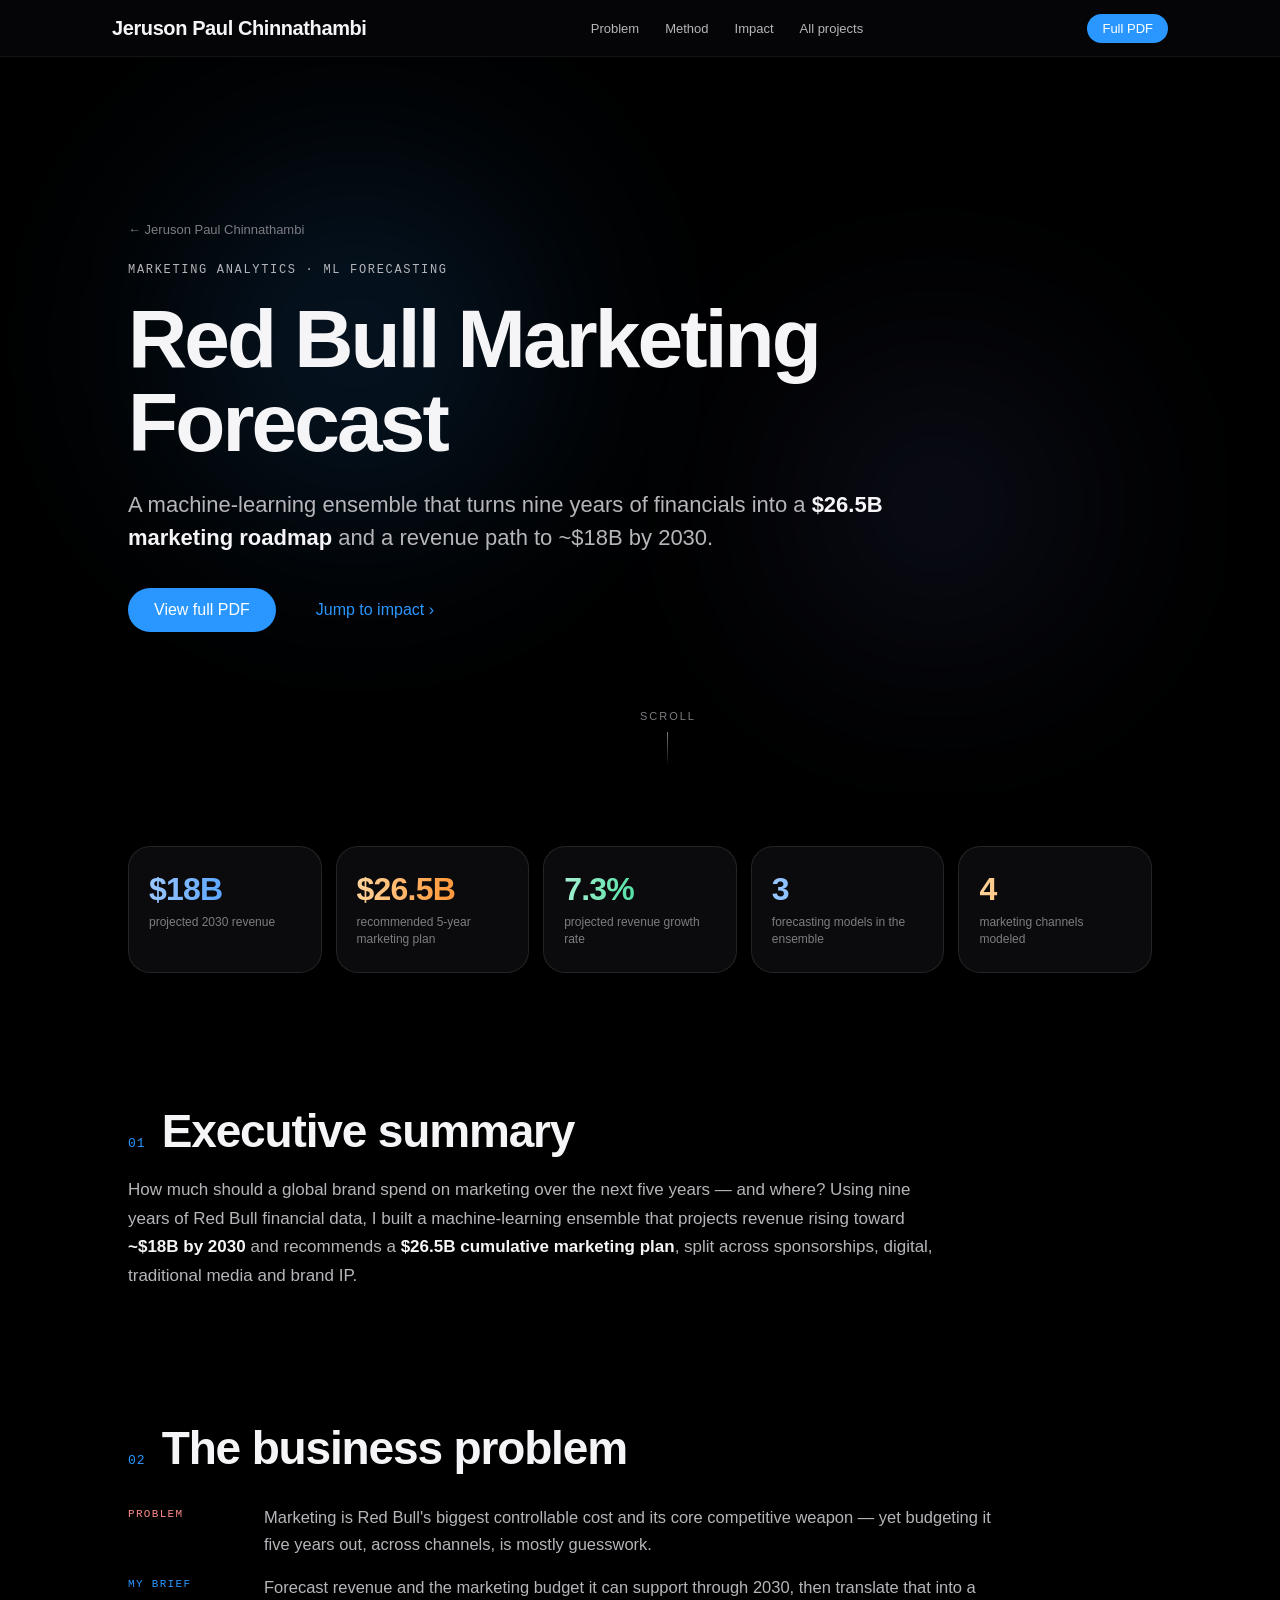
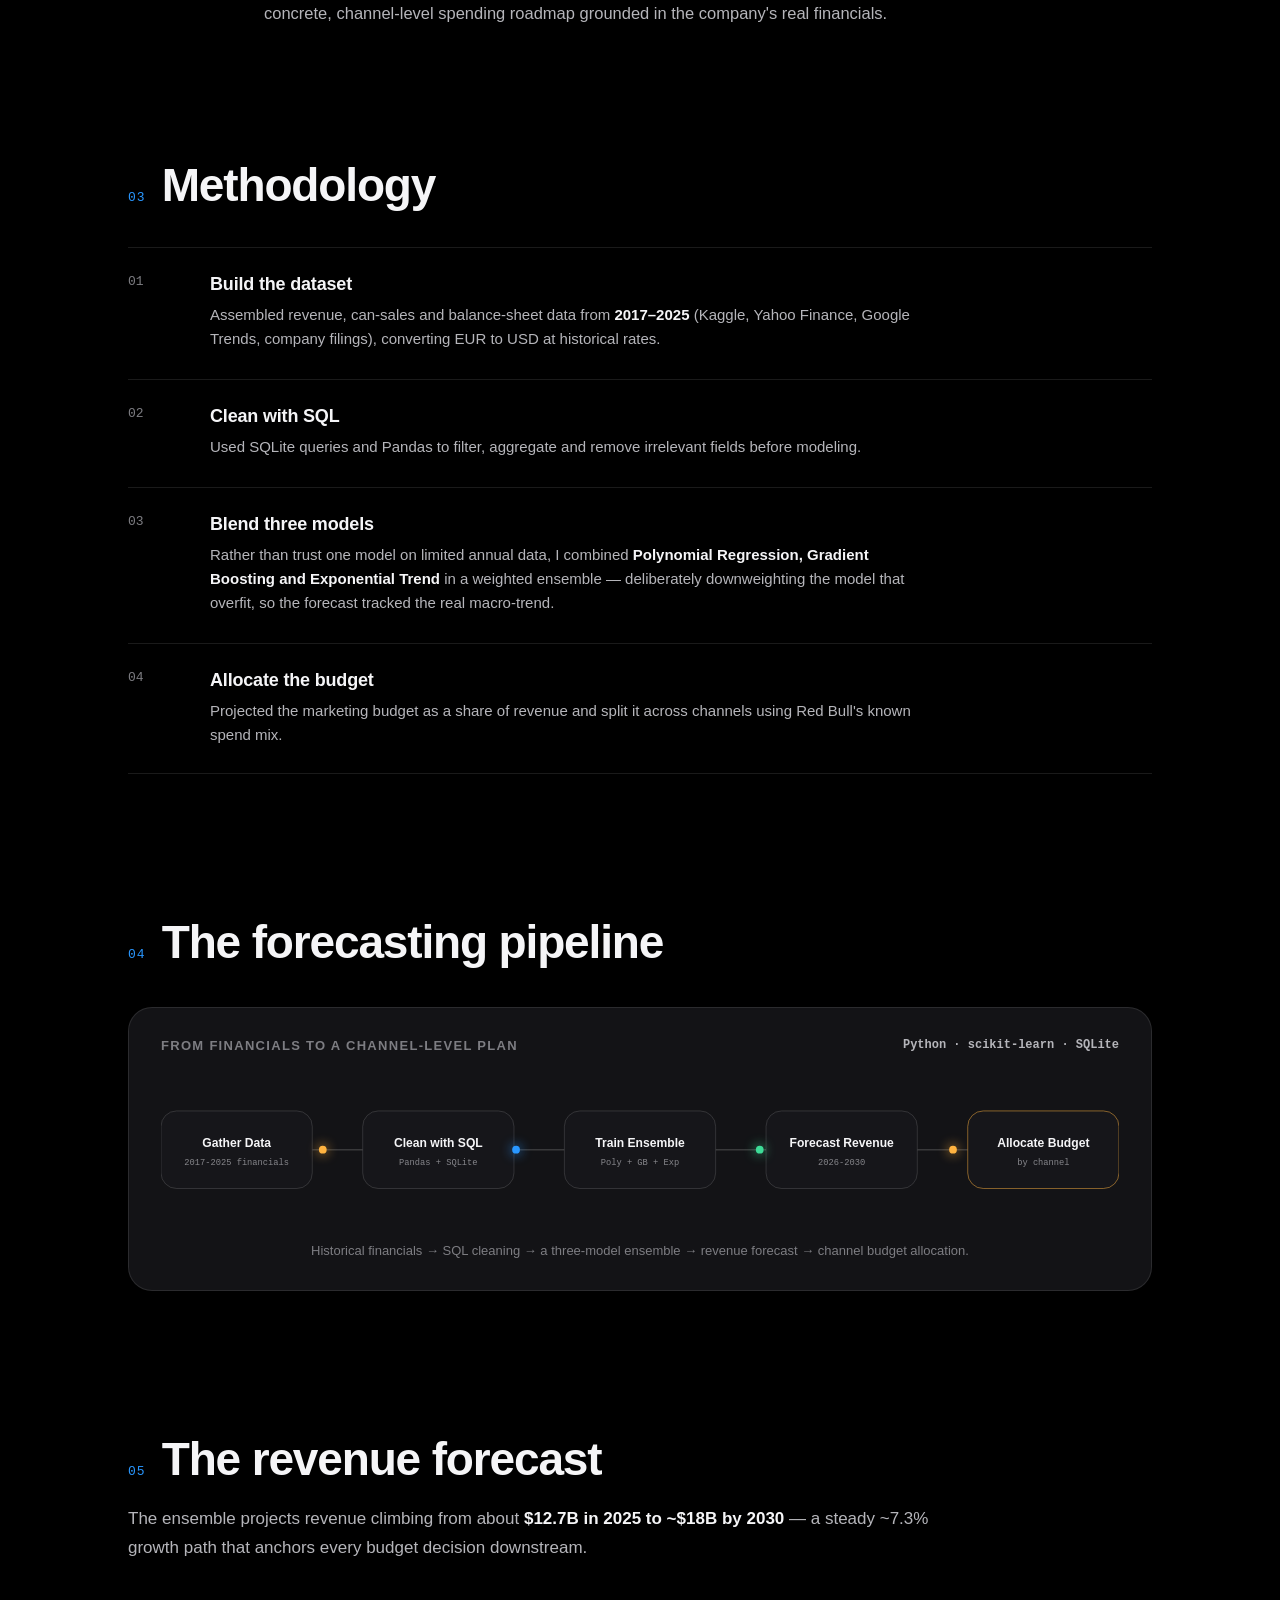
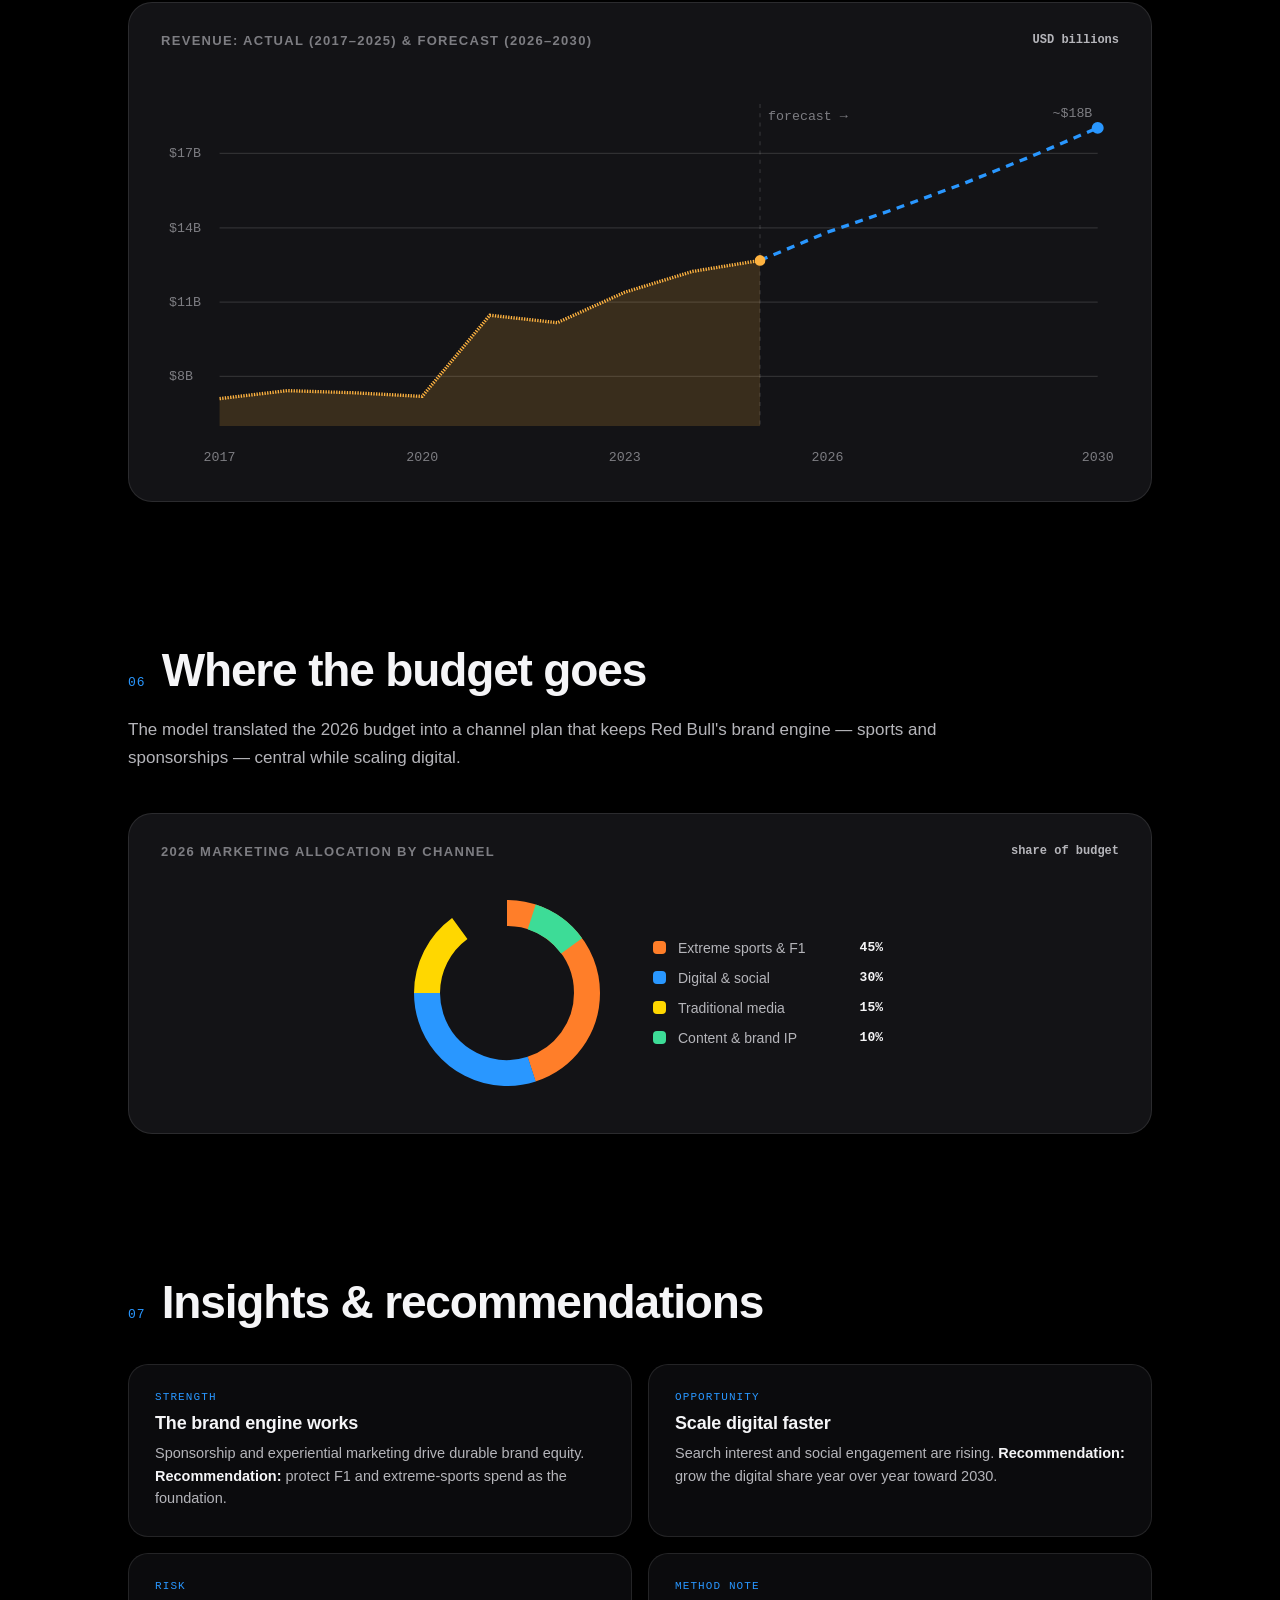
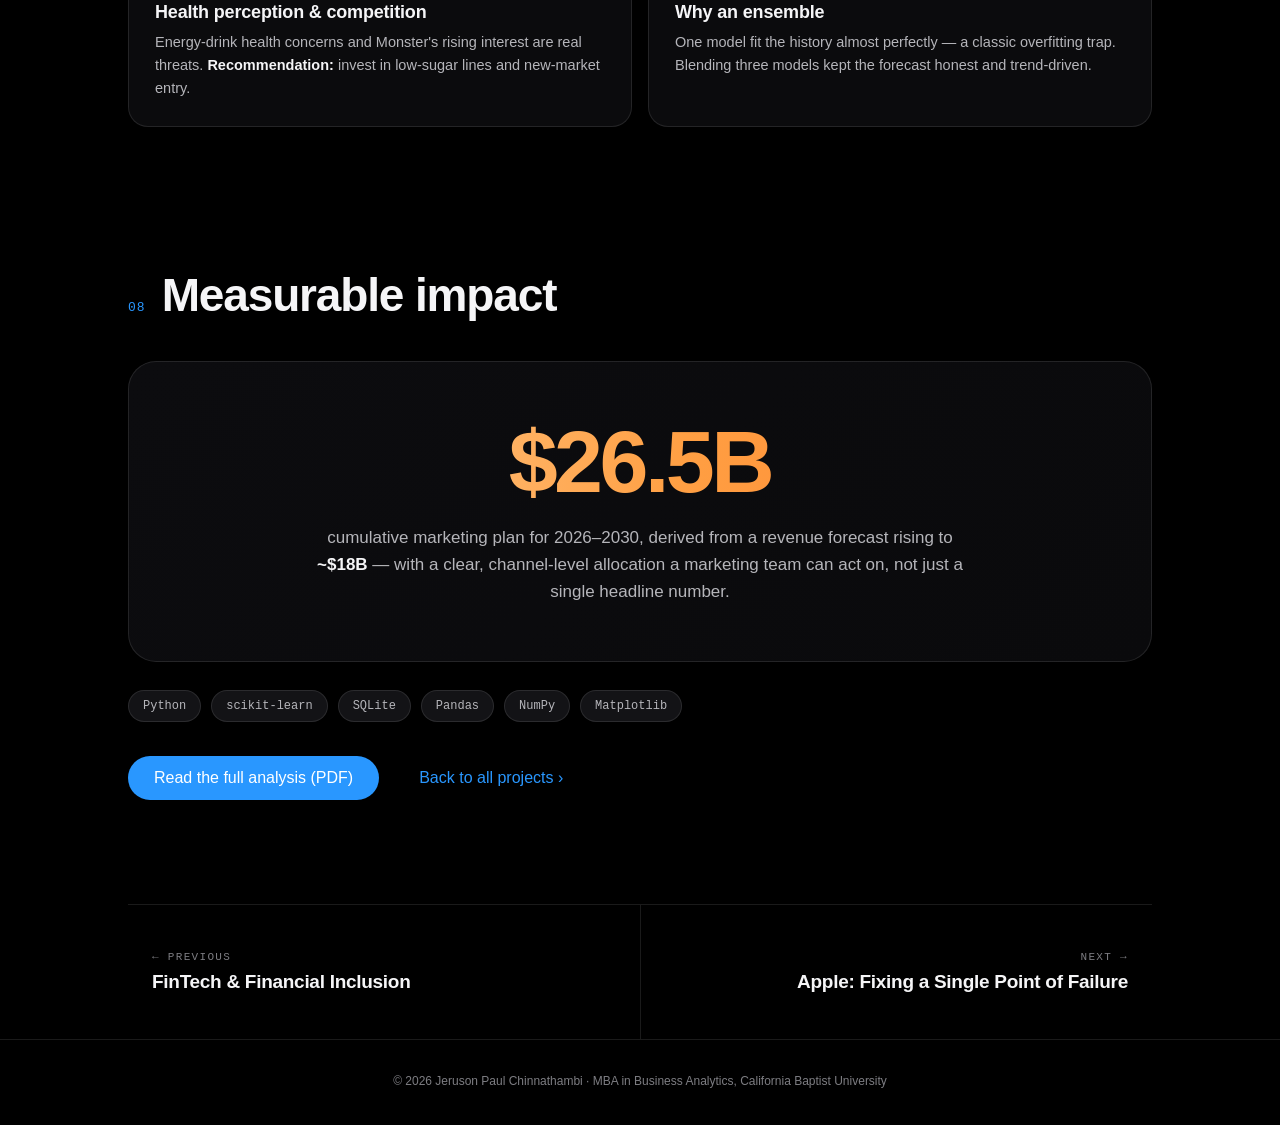
<file: projects/redbull-forecasting.html>
<!DOCTYPE html>
<html lang="en">
<head>
<meta charset="UTF-8">
<meta name="viewport" content="width=device-width, initial-scale=1.0">
<title>Red Bull Marketing Forecast (ML) | Jeruson Paul Chinnathambi</title>
<meta name="description" content="A machine-learning ensemble projecting Red Bull revenue and a $26.5B channel-level marketing roadmap to 2030.">
<style>

:root{
  --bg:#000; --surface:#0b0b0d; --surface-2:#131316; --hairline:rgba(255,255,255,.10);
  --text:#f5f5f7; --text-2:#b5b5ba; --text-3:#7d7d82;
  --blue:#2997ff; --amber:#ffb340;
  --grad-hero:linear-gradient(96deg,#ffd49c 0%,#ff9f43 22%,#e8853b 38%,#8fb8ff 72%,#4d9fff 100%);
  --grad-warm:linear-gradient(96deg,#ffd49c,#ff9f43 55%,#ff7e29);
  --grad-cool:linear-gradient(96deg,#9cc8ff,#4d9fff 60%,#2563eb);
  --grad-mint:linear-gradient(96deg,#a8f0d4,#3ddc97 60%,#16a37a);
  --radius:28px;
  --font:-apple-system,BlinkMacSystemFont,"SF Pro Display","SF Pro Text","Helvetica Neue",Inter,Segoe UI,Roboto,sans-serif;
  --mono:"SF Mono",ui-monospace,SFMono-Regular,Menlo,Consolas,monospace;
}
*{margin:0;padding:0;box-sizing:border-box}
html{scroll-behavior:smooth}
body{background:var(--bg);color:var(--text);font-family:var(--font);-webkit-font-smoothing:antialiased;text-rendering:optimizeLegibility;overflow-x:hidden}
a{color:inherit;text-decoration:none}
img,svg{display:block;max-width:100%}
::selection{background:rgba(41,151,255,.35)}

/* nav */
.nav{position:fixed;top:0;left:0;right:0;z-index:100;backdrop-filter:saturate(180%) blur(20px);-webkit-backdrop-filter:saturate(180%) blur(20px);background:rgba(8,8,10,.72);border-bottom:1px solid rgba(255,255,255,.06)}
.nav-inner{max-width:1100px;margin:0 auto;height:56px;display:flex;align-items:center;justify-content:space-between;padding:0 22px;gap:18px}
.nav .brand{font-size:20px;font-weight:700;letter-spacing:-.02em;white-space:nowrap}
.nav .brand .dot{color:var(--blue)}
.nav ul{display:flex;gap:26px;list-style:none}
.nav ul a{font-size:13px;color:var(--text-2);transition:color .25s}
.nav ul a:hover{color:#fff}
.nav .cta{font-size:13px;background:var(--blue);color:#fff;padding:7px 15px;border-radius:980px;transition:background .25s;white-space:nowrap}
.nav .cta:hover{background:#52aaff}
@media(max-width:820px){.nav ul{display:none}.nav .brand{font-size:16px}}

/* generic section */
section{position:relative;padding:104px 24px}
.wrap{max-width:1024px;margin:0 auto}
.wrap-wide{max-width:1140px;margin:0 auto}
.kicker{font-size:13px;font-weight:600;letter-spacing:.14em;text-transform:uppercase;color:var(--text-3);margin-bottom:18px}
h2.head{font-size:clamp(34px,5.2vw,60px);font-weight:700;letter-spacing:-.03em;line-height:1.06}
.grad-warm{background:var(--grad-warm);-webkit-background-clip:text;background-clip:text;color:transparent}
.grad-cool{background:var(--grad-cool);-webkit-background-clip:text;background-clip:text;color:transparent}
.grad-mint{background:var(--grad-mint);-webkit-background-clip:text;background-clip:text;color:transparent}
.lede{font-size:clamp(17px,2vw,20px);color:var(--text-2);line-height:1.55;max-width:760px;margin-top:22px}
.lede strong{color:var(--text);font-weight:600}

/* reveal */
.rv{opacity:0;transform:translateY(46px);transition:opacity 1s cubic-bezier(.22,1,.36,1),transform 1s cubic-bezier(.22,1,.36,1)}
.rv.in{opacity:1;transform:none}
.rv-d1{transition-delay:.1s}.rv-d2{transition-delay:.2s}.rv-d3{transition-delay:.3s}

/* buttons */
.btn{display:inline-flex;align-items:center;gap:8px;font-size:16px;font-weight:500;padding:13px 26px;border-radius:980px;transition:transform .3s cubic-bezier(.22,1,.36,1),background .25s,box-shadow .3s}
.btn-fill{background:var(--blue);color:#fff}
.btn-fill:hover{background:#52aaff;transform:translateY(-2px);box-shadow:0 10px 34px rgba(41,151,255,.35)}
.btn-ghost{color:var(--blue)}
.btn-ghost:hover{text-decoration:underline}

/* ============ HOME HERO ============ */
.hero{position:relative;min-height:100svh;display:flex;align-items:center;justify-content:center;text-align:center;overflow:hidden;padding:130px 24px 90px}
.hero-glow{position:absolute;inset:0;pointer-events:none}
.hero-glow .orb{position:absolute;border-radius:50%;filter:blur(90px);opacity:.55;will-change:transform}
.orb-a{width:560px;height:560px;background:radial-gradient(circle at 35% 35%,rgba(255,159,67,.55),transparent 65%);top:8%;left:50%;margin-left:-440px;animation:drift1 14s ease-in-out infinite alternate}
.orb-b{width:620px;height:620px;background:radial-gradient(circle at 60% 50%,rgba(41,151,255,.4),transparent 65%);top:26%;left:50%;margin-left:-80px;animation:drift2 17s ease-in-out infinite alternate}
.orb-c{width:380px;height:380px;background:radial-gradient(circle at 50% 50%,rgba(255,212,156,.35),transparent 65%);bottom:4%;left:50%;margin-left:-190px;animation:drift3 12s ease-in-out infinite alternate}
@keyframes drift1{from{transform:translate(0,0) scale(1)}to{transform:translate(70px,40px) scale(1.12)}}
@keyframes drift2{from{transform:translate(0,0) scale(1.05)}to{transform:translate(-60px,-50px) scale(.95)}}
@keyframes drift3{from{transform:translate(0,0)}to{transform:translate(40px,-60px) scale(1.1)}}
.hero-content{position:relative;z-index:2;max-width:1000px}
.hero .name{font-size:clamp(30px,5.6vw,64px);font-weight:700;letter-spacing:-.02em;line-height:1.04;opacity:0;animation:riseIn 1s .12s cubic-bezier(.22,1,.36,1) forwards}
.hero .name .grad{background:var(--grad-hero);-webkit-background-clip:text;background-clip:text;color:transparent;background-size:200% 100%;animation:gradShift 9s ease-in-out infinite alternate}
.hero .role{font-size:clamp(13px,1.5vw,16px);font-weight:600;letter-spacing:.16em;text-transform:uppercase;color:var(--text-3);margin-top:14px;opacity:0;animation:riseIn 1s .3s cubic-bezier(.22,1,.36,1) forwards}
.hero h1{font-size:clamp(44px,8vw,96px);line-height:1.03;font-weight:700;letter-spacing:-.035em;margin:26px 0 0;opacity:0;animation:riseIn 1.1s .46s cubic-bezier(.22,1,.36,1) forwards}
.hero h1 .grad{background:var(--grad-hero);-webkit-background-clip:text;background-clip:text;color:transparent;background-size:200% 100%;animation:gradShift 9s ease-in-out infinite alternate}
@keyframes gradShift{from{background-position:0% 50%}to{background-position:100% 50%}}
.hero .sub{font-size:clamp(18px,2.3vw,23px);color:var(--text-2);max-width:680px;margin:22px auto 0;line-height:1.5;opacity:0;animation:riseIn 1.1s .62s cubic-bezier(.22,1,.36,1) forwards}
.hero .actions{margin-top:36px;display:flex;gap:14px;justify-content:center;flex-wrap:wrap;opacity:0;animation:riseIn 1.1s .8s cubic-bezier(.22,1,.36,1) forwards}
@keyframes riseIn{from{opacity:0;transform:translateY(34px)}to{opacity:1;transform:translateY(0)}}
.scroll-hint{position:absolute;bottom:26px;left:50%;transform:translateX(-50%);color:var(--text-3);font-size:11px;letter-spacing:.18em;text-transform:uppercase;opacity:0;animation:riseIn 1s 1.3s forwards}
.scroll-hint::after{content:"";display:block;width:1px;height:34px;background:linear-gradient(to bottom,var(--text-3),transparent);margin:10px auto 0;animation:pulseLine 2.2s ease-in-out infinite}
@keyframes pulseLine{0%,100%{opacity:.35}50%{opacity:1}}

/* stats band */
.stats{display:grid;grid-template-columns:repeat(4,1fr);gap:18px;margin-top:60px}
.stat{background:var(--surface);border:1px solid var(--hairline);border-radius:var(--radius);padding:32px 26px;transition:transform .5s cubic-bezier(.22,1,.36,1),border-color .4s}
.stat:hover{transform:translateY(-6px);border-color:rgba(255,255,255,.22)}
.stat .num{font-size:clamp(32px,4vw,44px);font-weight:700;letter-spacing:-.03em;background:var(--grad-hero);-webkit-background-clip:text;background-clip:text;color:transparent}
.stat .lbl{font-size:14px;color:var(--text-2);margin-top:8px;line-height:1.45}
@media(max-width:880px){.stats{grid-template-columns:repeat(2,1fr)}}
@media(max-width:520px){.stats{grid-template-columns:1fr}}

/* flagship teaser (home) */
.flagship{background:linear-gradient(to bottom,#000 0%,#070708 18%,#0a0a0c 100%)}
.flag-card{margin-top:50px;background:linear-gradient(135deg,#101014,#0b0b0d 60%);border:1px solid var(--hairline);border-radius:var(--radius);padding:clamp(28px,4vw,52px);overflow:hidden;position:relative;transition:border-color .4s,box-shadow .55s,transform .55s cubic-bezier(.22,1,.36,1);display:block}
.flag-card:hover{border-color:rgba(255,255,255,.2);box-shadow:0 28px 70px rgba(0,0,0,.55);transform:translateY(-6px)}
.flag-tag{font-family:var(--mono);font-size:11px;letter-spacing:.12em;text-transform:uppercase;color:var(--amber)}
.flag-card h3{font-size:clamp(26px,3.4vw,40px);font-weight:700;letter-spacing:-.025em;line-height:1.08;margin:14px 0 16px}
.flag-card p{font-size:16.5px;line-height:1.6;color:var(--text-2);max-width:760px}
.flag-card p strong{color:var(--text);font-weight:600}
.flag-mini{display:grid;grid-template-columns:repeat(4,1fr);gap:14px;margin:30px 0 8px}
.flag-mini .m{background:var(--surface-2);border:1px solid var(--hairline);border-radius:18px;padding:18px}
.flag-mini .v{font-size:clamp(20px,2.4vw,28px);font-weight:700;letter-spacing:-.02em}
.flag-mini .v.warm{background:var(--grad-warm);-webkit-background-clip:text;background-clip:text;color:transparent}
.flag-mini .k{font-size:12px;color:var(--text-3);margin-top:5px;line-height:1.4}
.flag-open{margin-top:24px;display:inline-flex;align-items:center;gap:8px;color:var(--blue);font-weight:600;font-size:16px}
.flag-open .arr{transition:transform .35s cubic-bezier(.22,1,.36,1)}
.flag-card:hover .flag-open .arr{transform:translateX(5px)}
@media(max-width:760px){.flag-mini{grid-template-columns:1fr 1fr}}

/* research cards */
.cards{display:grid;grid-template-columns:repeat(3,1fr);gap:20px;margin-top:56px}
.card{background:var(--surface);border:1px solid var(--hairline);border-radius:var(--radius);padding:32px 28px;display:flex;flex-direction:column;gap:13px;transition:transform .55s cubic-bezier(.22,1,.36,1),border-color .4s,box-shadow .55s;position:relative;overflow:hidden}
.card::before{content:"";position:absolute;top:0;left:0;right:0;height:1px;background:linear-gradient(90deg,transparent,rgba(255,255,255,.35),transparent);opacity:0;transition:opacity .5s}
.card:hover{transform:translateY(-8px);border-color:rgba(255,255,255,.2);box-shadow:0 24px 60px rgba(0,0,0,.55)}
.card:hover::before{opacity:1}
.card .tag{font-family:var(--mono);font-size:11px;letter-spacing:.1em;text-transform:uppercase;color:var(--text-3)}
.card .tag.hl{color:var(--amber)}
.card h4{font-size:20px;font-weight:700;letter-spacing:-.015em;line-height:1.25}
.card p{font-size:14.5px;line-height:1.58;color:var(--text-2);flex:1}
.card p strong{color:var(--text);font-weight:600}
.card .open{font-size:14px;color:var(--blue);font-weight:500;display:inline-flex;align-items:center;gap:6px;margin-top:2px}
.card .open .arr{transition:transform .35s cubic-bezier(.22,1,.36,1)}
.card:hover .open .arr{transform:translateX(4px)}
@media(max-width:860px){.cards{grid-template-columns:1fr}}

/* experience */
.xp{margin-top:56px;display:flex;flex-direction:column}
.xp-item{display:grid;grid-template-columns:200px 1fr;gap:34px;padding:40px 0;border-top:1px solid var(--hairline)}
.xp-item:last-child{border-bottom:1px solid var(--hairline)}
.xp-when{font-family:var(--mono);font-size:12.5px;color:var(--text-3);padding-top:6px}
.xp-role{font-size:21px;font-weight:700;letter-spacing:-.015em}
.xp-org{font-size:14.5px;color:var(--amber);margin-top:4px;font-weight:500}
.xp-body{font-size:15px;color:var(--text-2);line-height:1.65;margin-top:14px;max-width:680px}
.xp-body strong{color:var(--text);font-weight:600}
@media(max-width:700px){.xp-item{grid-template-columns:1fr;gap:8px}}

/* skills */
.skill-groups{display:grid;grid-template-columns:repeat(3,1fr);gap:20px;margin-top:56px}
.sg{background:var(--surface);border:1px solid var(--hairline);border-radius:var(--radius);padding:30px 28px}
.sg h5{font-size:13px;letter-spacing:.12em;text-transform:uppercase;color:var(--text-3);margin-bottom:18px;font-weight:600}
.sg ul{list-style:none;display:flex;flex-wrap:wrap;gap:9px}
.sg li{font-size:13px;color:var(--text-2);background:var(--surface-2);border:1px solid var(--hairline);padding:7px 13px;border-radius:980px}
@media(max-width:860px){.skill-groups{grid-template-columns:1fr 1fr}}
@media(max-width:540px){.skill-groups{grid-template-columns:1fr}}

/* contact */
.contact{text-align:center;padding-bottom:150px}
.contact h2{font-size:clamp(42px,7vw,84px);font-weight:700;letter-spacing:-.035em;line-height:1.04}
.contact h2 .grad{background:var(--grad-hero);-webkit-background-clip:text;background-clip:text;color:transparent;background-size:200% 100%;animation:gradShift 9s ease-in-out infinite alternate}
.contact .sub{font-size:18px;color:var(--text-2);margin-top:20px}
.contact .actions{margin-top:36px;display:flex;gap:16px;justify-content:center;flex-wrap:wrap}
.contact .links{margin-top:44px;display:flex;gap:28px;justify-content:center;flex-wrap:wrap;font-size:14px;color:var(--text-3)}
.contact .links a{color:var(--text-2);transition:color .25s}
.contact .links a:hover{color:#fff}

footer{border-top:1px solid var(--hairline);padding:34px 24px;text-align:center;font-size:12px;color:var(--text-3)}

/* ===================== PROJECT PAGE ===================== */
.phero{position:relative;min-height:88svh;display:flex;align-items:center;overflow:hidden;padding:150px 24px 90px}
.phero-glow{position:absolute;inset:0;pointer-events:none}
.phero-glow .o{position:absolute;border-radius:50%;filter:blur(100px);opacity:.5}
.phero-content{position:relative;z-index:2;max-width:1024px;margin:0 auto;width:100%}
.back-link{display:inline-flex;align-items:center;gap:7px;font-size:13px;color:var(--text-3);margin-bottom:26px;transition:color .25s}
.back-link:hover{color:#fff}
.phero .ptag{font-family:var(--mono);font-size:12px;letter-spacing:.14em;text-transform:uppercase;color:var(--text-2);margin-bottom:20px}
.phero h1{font-size:clamp(40px,7vw,82px);font-weight:700;letter-spacing:-.035em;line-height:1.02}
.phero .psub{font-size:clamp(18px,2.2vw,22px);color:var(--text-2);line-height:1.5;max-width:760px;margin-top:24px}
.phero .psub strong{color:var(--text);font-weight:600}
.phero .pactions{margin-top:34px;display:flex;gap:14px;flex-wrap:wrap}

/* exec KPI strip */
.kpis{display:grid;grid-template-columns:repeat(5,1fr);gap:14px;margin-top:54px}
.kpi{background:var(--surface);border:1px solid var(--hairline);border-radius:22px;padding:24px 20px}
.kpi .v{font-size:clamp(24px,2.7vw,32px);font-weight:700;letter-spacing:-.025em}
.kpi .v.warm{background:var(--grad-warm);-webkit-background-clip:text;background-clip:text;color:transparent}
.kpi .v.cool{background:var(--grad-cool);-webkit-background-clip:text;background-clip:text;color:transparent}
.kpi .v.mint{background:var(--grad-mint);-webkit-background-clip:text;background-clip:text;color:transparent}
.kpi .k{font-size:12px;color:var(--text-3);margin-top:6px;line-height:1.4}
@media(max-width:920px){.kpis{grid-template-columns:repeat(3,1fr)}}
@media(max-width:560px){.kpis{grid-template-columns:1fr 1fr}}

/* section heading w/ index */
.sec-head{display:flex;align-items:baseline;gap:16px;margin-bottom:8px}
.sec-head .ix{font-family:var(--mono);font-size:13px;color:var(--blue);letter-spacing:.08em}
h2.sec-title{font-size:clamp(28px,4vw,46px);font-weight:700;letter-spacing:-.025em;line-height:1.08}
.sec-body{font-size:17px;line-height:1.68;color:var(--text-2);max-width:820px;margin-top:20px}
.sec-body strong{color:var(--text);font-weight:600}
.sec-body + .sec-body{margin-top:16px}

/* problem/action/result blocks */
.par{display:grid;grid-template-columns:120px 1fr;gap:16px;margin-top:30px;max-width:880px}
.par .lab{font-family:var(--mono);font-size:11px;letter-spacing:.12em;text-transform:uppercase;padding-top:4px}
.par .lab.p{color:#ff8a8a}.par .lab.a{color:var(--blue)}.par .lab.r{color:#3ddc97}
.par .tx{font-size:16.5px;line-height:1.62;color:var(--text-2)}
.par .tx strong{color:var(--text);font-weight:600}
@media(max-width:560px){.par{grid-template-columns:1fr;gap:5px}.par .tx{margin-bottom:8px}}

/* numbered steps (methodology) */
.steps{margin-top:36px;display:flex;flex-direction:column;gap:2px;counter-reset:st}
.step{display:grid;grid-template-columns:62px 1fr;gap:20px;padding:26px 0;border-top:1px solid var(--hairline)}
.step:last-child{border-bottom:1px solid var(--hairline)}
.step .n{counter-increment:st;font-family:var(--mono);font-size:13px;color:var(--text-3)}
.step .n::before{content:counter(st,decimal-leading-zero)}
.step h4{font-size:18px;font-weight:600;letter-spacing:-.01em}
.step p{font-size:15px;line-height:1.6;color:var(--text-2);margin-top:8px;max-width:720px}
.step p strong{color:var(--text);font-weight:600}

/* panel wrapper for visuals */
.viz{margin-top:40px;background:var(--surface-2);border:1px solid var(--hairline);border-radius:24px;padding:30px clamp(16px,3vw,32px)}
.viz-title{font-size:13px;font-weight:600;letter-spacing:.1em;text-transform:uppercase;color:var(--text-3);margin-bottom:24px;display:flex;justify-content:space-between;flex-wrap:wrap;gap:8px}
.viz-title em{font-style:normal;color:var(--text-2);font-family:var(--mono);font-size:12px;text-transform:none;letter-spacing:0}

/* pipeline svg */
.pipe{width:100%;height:auto}
.pn{fill:#16161a;stroke:rgba(255,255,255,.14);stroke-width:1}
.pn.accent{stroke:rgba(255,179,64,.5)}
.pl{fill:#f5f5f7;font-family:var(--font);font-size:12.5px;font-weight:600}
.ps{fill:#86868b;font-family:var(--mono);font-size:9px}
.pln{stroke:rgba(255,255,255,.16);stroke-width:1.6;fill:none}
.pcap{font-size:13px;color:var(--text-3);margin-top:18px;text-align:center;line-height:1.5}

/* horizontal bars */
.hbars{display:flex;flex-direction:column;gap:15px}
.hbar-row{display:grid;grid-template-columns:minmax(120px,210px) 1fr 70px;gap:14px;align-items:center}
.hbar-name{font-size:14px;color:var(--text-2)}
.hbar-name.win{color:var(--text);font-weight:600}
.hbar-track{height:14px;background:#1a1a1e;border-radius:980px;overflow:hidden;border:1px solid var(--hairline)}
.hbar-fill{height:100%;width:0%;border-radius:980px;background:linear-gradient(90deg,#1d3a5f,#2997ff);transition:width 1.4s cubic-bezier(.22,1,.36,1)}
.hbar-fill.win{background:var(--grad-warm)}
.hbar-fill.neg{background:repeating-linear-gradient(135deg,#3a2026 0 6px,#241317 6px 12px)}
.hbar-fill.mint{background:var(--grad-mint)}
.hbar-val{font-family:var(--mono);font-size:13px;color:var(--text-2);text-align:right}
.hbar-val.win{color:var(--amber)}
@media(max-width:600px){.hbar-row{grid-template-columns:96px 1fr 56px}.hbar-name{font-size:12px}}

/* vertical bars */
.vbars{display:grid;grid-auto-flow:column;grid-auto-columns:1fr;gap:12px;align-items:end;height:250px}
.vcol{display:flex;flex-direction:column;justify-content:flex-end;height:100%;text-align:center}
.vbar{position:relative;border-radius:12px 12px 6px 6px;height:0%;transition:height 1.4s cubic-bezier(.22,1,.36,1);background:linear-gradient(to top,#1d3a5f,#2997ff)}
.vbar.warm{background:linear-gradient(to top,#7a4a14,#ffb340)}
.vbar.mint{background:linear-gradient(to top,#14573b,#3ddc97)}
.vbar.muted{background:linear-gradient(to top,#2c2c30,#5b5b63)}
.vbar.closed{background:repeating-linear-gradient(135deg,#232326 0 6px,#1a1a1d 6px 12px);border:1px dashed rgba(255,255,255,.15)}
.vbar .v{position:absolute;top:-24px;left:50%;transform:translateX(-50%);font-family:var(--mono);font-size:11px;color:var(--text-2);white-space:nowrap;opacity:0;transition:opacity .6s .9s}
.vbars.play .vbar .v{opacity:1}
.vlbl{font-size:11.5px;color:var(--text-3);margin-top:11px}
@media(max-width:560px){.vbars{gap:6px}.vbar .v{font-size:9px}}

/* two-state (before/after) grouped bars */
.region{display:flex;flex-direction:column;gap:16px}
.rg-row{display:grid;grid-template-columns:140px 1fr;gap:16px;align-items:center}
.rg-name{font-size:14px;color:var(--text-2)}
.rg-bars{display:flex;flex-direction:column;gap:7px}
.rg-bar{height:13px;border-radius:980px;position:relative;overflow:hidden;background:#1a1a1e;border:1px solid var(--hairline)}
.rg-fill{position:absolute;left:0;top:0;bottom:0;width:0%;border-radius:980px;transition:width 1.4s cubic-bezier(.22,1,.36,1)}
.rg-fill.now{background:linear-gradient(90deg,#5a2630,#ff6b6b)}
.rg-fill.rec{background:var(--grad-mint)}
.rg-tag{font-family:var(--mono);font-size:9.5px;color:var(--text-3);position:absolute;right:8px;top:50%;transform:translateY(-50%)}
.rg-legend{display:flex;gap:20px;margin-bottom:20px;font-size:12px;color:var(--text-3)}
.rg-legend span{display:inline-flex;align-items:center;gap:7px}
.rg-legend i{width:11px;height:11px;border-radius:3px;display:inline-block}
@media(max-width:560px){.rg-row{grid-template-columns:84px 1fr}}

/* donut */
.donut-wrap{display:flex;gap:36px;align-items:center;flex-wrap:wrap;justify-content:center}
.donut{flex:0 0 auto}
.donut circle{fill:none;stroke-width:26;stroke-dashoffset:0;transition:stroke-dasharray 1.5s cubic-bezier(.22,1,.36,1)}
.donut-legend{display:flex;flex-direction:column;gap:14px;min-width:230px}
.dl{display:flex;align-items:center;gap:12px;font-size:14px;color:var(--text-2)}
.dl i{width:13px;height:13px;border-radius:4px;flex:0 0 auto}
.dl b{color:var(--text);font-weight:600;margin-left:auto;font-family:var(--mono);font-size:13px}

/* line chart draw-on */
.linechart{width:100%;height:auto}
.lc-line{fill:none;stroke-width:2.5;stroke-dasharray:1;stroke-dashoffset:1;transition:stroke-dashoffset 2s ease}
.lc-line.in{stroke-dashoffset:0}
.lc-area{opacity:0;transition:opacity 1.2s ease .6s}
.lc-area.in{opacity:.16}
.lc-axis{stroke:rgba(255,255,255,.12);stroke-width:1}
.lc-txt{fill:#7d7d82;font-family:var(--mono);font-size:10px}
.lc-dot{opacity:0;transition:opacity .5s}
.lc-dot.in{opacity:1}

/* insight / reco cards */
.icards{display:grid;grid-template-columns:1fr 1fr;gap:16px;margin-top:36px}
.ic{background:var(--surface);border:1px solid var(--hairline);border-radius:20px;padding:26px;transition:border-color .4s,transform .5s cubic-bezier(.22,1,.36,1)}
.ic:hover{border-color:rgba(255,255,255,.2);transform:translateY(-4px)}
.ic .ic-n{font-family:var(--mono);font-size:11px;color:var(--blue);letter-spacing:.1em}
.ic h4{font-size:18px;font-weight:600;margin:10px 0 8px;letter-spacing:-.01em}
.ic p{font-size:14.5px;line-height:1.58;color:var(--text-2)}
.ic p strong{color:var(--text);font-weight:600}
@media(max-width:680px){.icards{grid-template-columns:1fr}}

/* impact band */
.impact{background:linear-gradient(135deg,#0c0c0f,#0a0a0c);border:1px solid var(--hairline);border-radius:var(--radius);padding:clamp(30px,5vw,56px);margin-top:40px;text-align:center}
.impact .big{font-size:clamp(44px,8vw,88px);font-weight:700;letter-spacing:-.04em;line-height:1;background:var(--grad-warm);-webkit-background-clip:text;background-clip:text;color:transparent}
.impact .big.mint{background:var(--grad-mint);-webkit-background-clip:text;background-clip:text;color:transparent}
.impact .cap{font-size:17px;color:var(--text-2);margin-top:18px;max-width:680px;margin-left:auto;margin-right:auto;line-height:1.6}
.impact .cap strong{color:var(--text);font-weight:600}

/* tools chips */
.tools{display:flex;flex-wrap:wrap;gap:10px;margin-top:28px}
.tool{font-family:var(--mono);font-size:12px;color:var(--text-2);background:var(--surface-2);border:1px solid var(--hairline);padding:8px 14px;border-radius:980px}

/* prev/next project nav */
.pnav{border-top:1px solid var(--hairline);display:grid;grid-template-columns:1fr 1fr}
.pnav a{padding:46px 24px;transition:background .3s}
.pnav a:hover{background:#0c0c0f}
.pnav a.next{text-align:right;border-left:1px solid var(--hairline)}
.pnav .dir{font-family:var(--mono);font-size:11px;letter-spacing:.12em;text-transform:uppercase;color:var(--text-3)}
.pnav .ttl{font-size:19px;font-weight:600;margin-top:8px;letter-spacing:-.015em;color:var(--text)}
.pnav-wrap{max-width:1024px;margin:0 auto}
@media(max-width:560px){.pnav{grid-template-columns:1fr}.pnav a.next{border-left:0;border-top:1px solid var(--hairline);text-align:left}}

/* experience detail */
.xp-desc{font-size:13.5px;color:var(--text-3);margin-top:8px;font-style:italic;line-height:1.5;max-width:680px}
.xp-list{margin-top:16px;display:flex;flex-direction:column;gap:13px;max-width:740px;list-style:none}
.xp-list li{position:relative;padding-left:22px;font-size:14.5px;line-height:1.6;color:var(--text-2)}
.xp-list li::before{content:"";position:absolute;left:0;top:9px;width:7px;height:7px;border-radius:50%;background:var(--blue)}
.xp-list li strong{color:var(--text);font-weight:600}

/* vision */
.vision{background:linear-gradient(to bottom,#070708,#000)}
.vision .vstate{font-size:clamp(24px,3.4vw,42px);font-weight:700;letter-spacing:-.025em;line-height:1.22;max-width:920px;margin-top:24px}
.pillars{display:grid;grid-template-columns:repeat(4,1fr);gap:18px;margin-top:50px}
.pillar{background:var(--surface);border:1px solid var(--hairline);border-radius:22px;padding:28px 24px;transition:transform .5s cubic-bezier(.22,1,.36,1),border-color .4s}
.pillar:hover{transform:translateY(-6px);border-color:rgba(255,255,255,.2)}
.pillar .pi{font-family:var(--mono);font-size:11px;letter-spacing:.1em;text-transform:uppercase;color:var(--blue)}
.pillar h4{font-size:18px;font-weight:600;margin:12px 0 8px;letter-spacing:-.01em}
.pillar p{font-size:14px;color:var(--text-2);line-height:1.55}
@media(max-width:880px){.pillars{grid-template-columns:1fr 1fr}}
@media(max-width:520px){.pillars{grid-template-columns:1fr}}

/* music */
.music-stats{display:grid;grid-template-columns:repeat(3,1fr);gap:16px;margin-top:46px}
.mstat{background:var(--surface);border:1px solid var(--hairline);border-radius:22px;padding:28px 24px}
.mstat .v{font-size:clamp(30px,4vw,42px);font-weight:700;letter-spacing:-.03em;background:var(--grad-warm);-webkit-background-clip:text;background-clip:text;color:transparent}
.mstat .k{font-size:13px;color:var(--text-2);margin-top:6px}
.charts{margin-top:24px;display:flex;flex-direction:column;gap:12px}
.chart-row{display:grid;grid-template-columns:64px 1fr auto;gap:18px;align-items:center;background:var(--surface);border:1px solid var(--hairline);border-radius:18px;padding:18px 22px;transition:border-color .4s,transform .5s cubic-bezier(.22,1,.36,1)}
.chart-row:hover{border-color:rgba(255,179,64,.4);transform:translateX(4px)}
.chart-rank{font-family:var(--mono);font-size:26px;font-weight:700;color:var(--amber);line-height:1}
.chart-rank span{font-size:14px;color:var(--text-3)}
.chart-info .t{font-size:16px;font-weight:600;letter-spacing:-.01em}
.chart-info .c{font-size:13px;color:var(--text-3);margin-top:3px}
.chart-meta{font-family:var(--mono);font-size:11px;color:var(--text-3);text-align:right;white-space:nowrap;line-height:1.5}
@media(max-width:600px){.chart-row{grid-template-columns:48px 1fr}.chart-meta{display:none}.music-stats{grid-template-columns:1fr}}

/* music gallery (masonry) */
.gallery{column-count:2;column-gap:20px;margin-top:14px}
.gcard{break-inside:avoid;margin-bottom:20px;background:var(--surface);border:1px solid var(--hairline);border-radius:22px;overflow:hidden;transition:transform .55s cubic-bezier(.22,1,.36,1),border-color .4s,box-shadow .55s}
.gcard:hover{transform:translateY(-6px);border-color:rgba(255,179,64,.4);box-shadow:0 24px 60px rgba(0,0,0,.5)}
.gcard img{width:100%;height:auto;display:block;border-bottom:1px solid var(--hairline)}
.gcard .meta{padding:18px 20px;display:flex;align-items:center;gap:16px}
.gcard .rank{font-family:var(--mono);font-size:28px;font-weight:700;color:var(--amber);line-height:1;flex:0 0 auto}
.gcard .rank span{font-size:14px;color:var(--text-3)}
.gcard .info .t{font-size:16px;font-weight:600;letter-spacing:-.01em;line-height:1.25}
.gcard .info .c{font-size:13px;color:var(--text-3);margin-top:4px}
.gcard .info .w{font-family:var(--mono);font-size:10.5px;color:var(--text-3);margin-top:5px;letter-spacing:.04em}
@media(max-width:760px){.gallery{column-count:1}}

.feature-banner{margin-top:14px;border-radius:22px;overflow:hidden;border:1px solid var(--hairline);transition:border-color .4s}
.feature-banner:hover{border-color:rgba(255,179,64,.4)}
.feature-banner img{width:100%;height:auto;display:block}
.feature-cap{font-size:14px;color:var(--text-3);margin-top:16px;text-align:center;line-height:1.5}

.btn-spotify{background:#1db954;color:#000;font-weight:600}
.btn-spotify:hover{background:#1ed760;transform:translateY(-2px);box-shadow:0 10px 34px rgba(29,185,84,.35)}
.nav .cta.spotify{background:#1db954;color:#000}
.nav .cta.spotify:hover{background:#1ed760}
.chart-row.linked{cursor:pointer}

@media(prefers-reduced-motion:reduce){
  *,*::before,*::after{animation-duration:.001s!important;animation-iteration-count:1!important;transition-duration:.001s!important}
  .rv{opacity:1;transform:none}
  .hero .name,.hero .role,.hero h1,.hero .sub,.hero .actions,.scroll-hint{opacity:1;animation:none}
}

</style>
</head>
<body>
<nav class="nav"><div class="nav-inner"><a href="../index.html" class="brand">Jeruson Paul Chinnathambi</a><ul><li><a href="#problem">Problem</a></li><li><a href="#method">Method</a></li><li><a href="#impact">Impact</a></li><li><a href="../index.html#research">All projects</a></li></ul><a class="cta" href="../assets/papers/redbull-marketing-ml-analytics.pdf" target="_blank" rel="noopener">Full PDF</a></div></nav>
<header class="phero"><div class="phero-glow" aria-hidden="true"><div class="o" style="width:560px;height:560px;background:radial-gradient(circle,rgba(41,151,255,.45),transparent 65%);top:8%;left:6%"></div><div class="o" style="width:480px;height:480px;background:radial-gradient(circle,rgba(120,140,255,.3),transparent 65%);bottom:6%;right:8%"></div></div><div class="phero-content"><a href="../index.html" class="back-link">&larr; Jeruson Paul Chinnathambi</a><div class="ptag">Marketing analytics &middot; ML forecasting</div><h1>Red Bull Marketing Forecast</h1><p class="psub">A machine-learning ensemble that turns nine years of financials into a <strong>$26.5B marketing roadmap</strong> and a revenue path to ~$18B by 2030.</p><div class="pactions"><a class="btn btn-fill" href="../assets/papers/redbull-marketing-ml-analytics.pdf" target="_blank" rel="noopener">View full PDF</a><a class="btn btn-ghost" href="#impact">Jump to impact &rsaquo;</a></div></div><div class="scroll-hint">Scroll</div></header>
<section style="padding-top:0">
  <div class="wrap">
    <div class="kpis">
      <div class="kpi rv"><div class="v cool" data-count="18" data-prefix="$" data-suffix="B">0</div><div class="k">projected 2030 revenue</div></div>
      <div class="kpi rv rv-d1"><div class="v warm" data-count="26.5" data-dec="1" data-prefix="$" data-suffix="B">0</div><div class="k">recommended 5-year marketing plan</div></div>
      <div class="kpi rv rv-d1"><div class="v mint" data-count="7.3" data-dec="1" data-suffix="%">0</div><div class="k">projected revenue growth rate</div></div>
      <div class="kpi rv rv-d2"><div class="v cool" data-count="3">0</div><div class="k">forecasting models in the ensemble</div></div>
      <div class="kpi rv rv-d2"><div class="v warm" data-count="4">0</div><div class="k">marketing channels modeled</div></div>
    </div>
  </div>
</section>

<section style="padding-top:30px">
  <div class="wrap">
    <div class="sec-head rv"><span class="ix">01</span><h2 class="sec-title">Executive summary</h2></div>
    <p class="sec-body rv rv-d1">How much should a global brand spend on marketing over the next five years &mdash; and where? Using nine years of Red Bull financial data, I built a machine-learning ensemble that projects revenue rising toward <strong>~$18B by 2030</strong> and recommends a <strong>$26.5B cumulative marketing plan</strong>, split across sponsorships, digital, traditional media and brand IP.</p>
  </div>
</section>

<section id="problem" style="padding-top:30px">
  <div class="wrap">
    <div class="sec-head rv"><span class="ix">02</span><h2 class="sec-title">The business problem</h2></div>
    <div class="par rv rv-d1">
      <div class="lab p">Problem</div><div class="tx">Marketing is Red Bull's biggest controllable cost and its core competitive weapon &mdash; yet budgeting it five years out, across channels, is mostly guesswork.</div>
      <div class="lab a">My brief</div><div class="tx">Forecast revenue and the marketing budget it can support through 2030, then translate that into a concrete, channel-level spending roadmap grounded in the company's real financials.</div>
    </div>
  </div>
</section>

<section id="method" style="padding-top:30px">
  <div class="wrap">
    <div class="sec-head rv"><span class="ix">03</span><h2 class="sec-title">Methodology</h2></div>
    <div class="steps">
      <div class="step rv"><div class="n"></div><div><h4>Build the dataset</h4><p>Assembled revenue, can-sales and balance-sheet data from <strong>2017&ndash;2025</strong> (Kaggle, Yahoo Finance, Google Trends, company filings), converting EUR to USD at historical rates.</p></div></div>
      <div class="step rv"><div class="n"></div><div><h4>Clean with SQL</h4><p>Used SQLite queries and Pandas to filter, aggregate and remove irrelevant fields before modeling.</p></div></div>
      <div class="step rv"><div class="n"></div><div><h4>Blend three models</h4><p>Rather than trust one model on limited annual data, I combined <strong>Polynomial Regression, Gradient Boosting and Exponential Trend</strong> in a weighted ensemble &mdash; deliberately downweighting the model that overfit, so the forecast tracked the real macro-trend.</p></div></div>
      <div class="step rv"><div class="n"></div><div><h4>Allocate the budget</h4><p>Projected the marketing budget as a share of revenue and split it across channels using Red Bull's known spend mix.</p></div></div>
    </div>
  </div>
</section>

<section style="padding-top:40px">
  <div class="wrap">
    <div class="sec-head rv"><span class="ix">04</span><h2 class="sec-title">The forecasting pipeline</h2></div>
    <div class="viz rv rv-d1">
      <div class="viz-title"><span>From financials to a channel-level plan</span><em>Python &middot; scikit-learn &middot; SQLite</em></div>
      <svg class="pipe" viewBox="0 0 988 150" xmlns="http://www.w3.org/2000/svg" role="img" aria-label="Process pipeline">
<path id="lk0" class="pln" d="M156,75 L208,75"/>
<path id="lk1" class="pln" d="M364,75 L416,75"/>
<path id="lk2" class="pln" d="M572,75 L624,75"/>
<path id="lk3" class="pln" d="M780,75 L832,75"/>
<rect class="pn" x="0" y="35" width="156" height="80" rx="16"/>
<text class="pl" x="78" y="72" text-anchor="middle">Gather Data</text>
<text class="ps" x="78" y="91" text-anchor="middle">2017-2025 financials</text>
<rect class="pn" x="208" y="35" width="156" height="80" rx="16"/>
<text class="pl" x="286" y="72" text-anchor="middle">Clean with SQL</text>
<text class="ps" x="286" y="91" text-anchor="middle">Pandas + SQLite</text>
<rect class="pn" x="416" y="35" width="156" height="80" rx="16"/>
<text class="pl" x="494" y="72" text-anchor="middle">Train Ensemble</text>
<text class="ps" x="494" y="91" text-anchor="middle">Poly + GB + Exp</text>
<rect class="pn" x="624" y="35" width="156" height="80" rx="16"/>
<text class="pl" x="702" y="72" text-anchor="middle">Forecast Revenue</text>
<text class="ps" x="702" y="91" text-anchor="middle">2026-2030</text>
<rect class="pn accent" x="832" y="35" width="156" height="80" rx="16"/>
<text class="pl" x="910" y="72" text-anchor="middle">Allocate Budget</text>
<text class="ps" x="910" y="91" text-anchor="middle">by channel</text>
<circle r="4" fill="#ffb340" style="filter:drop-shadow(0 0 6px #ffb340)"><animateMotion dur="2.4s" begin="0.0s" repeatCount="indefinite"><mpath href="#lk0"/></animateMotion></circle>
<circle r="4" fill="#2997ff" style="filter:drop-shadow(0 0 6px #2997ff)"><animateMotion dur="2.4s" begin="0.4s" repeatCount="indefinite"><mpath href="#lk1"/></animateMotion></circle>
<circle r="4" fill="#3ddc97" style="filter:drop-shadow(0 0 6px #3ddc97)"><animateMotion dur="2.4s" begin="0.8s" repeatCount="indefinite"><mpath href="#lk2"/></animateMotion></circle>
<circle r="4" fill="#ffb340" style="filter:drop-shadow(0 0 6px #ffb340)"><animateMotion dur="2.4s" begin="1.2s" repeatCount="indefinite"><mpath href="#lk3"/></animateMotion></circle>
</svg>
      <p class="pcap">Historical financials &rarr; SQL cleaning &rarr; a three-model ensemble &rarr; revenue forecast &rarr; channel budget allocation.</p>
    </div>
  </div>
</section>

<section style="padding-top:40px">
  <div class="wrap">
    <div class="sec-head rv"><span class="ix">05</span><h2 class="sec-title">The revenue forecast</h2></div>
    <p class="sec-body rv rv-d1">The ensemble projects revenue climbing from about <strong>$12.7B in 2025 to ~$18B by 2030</strong> &mdash; a steady ~7.3% growth path that anchors every budget decision downstream.</p>
    <div class="viz rv rv-d1">
      <div class="viz-title"><span>Revenue: actual (2017&ndash;2025) &amp; forecast (2026&ndash;2030)</span><em>USD billions</em></div>
      <svg class="linechart" viewBox="0 0 720 300" xmlns="http://www.w3.org/2000/svg" role="img" aria-label="Red Bull revenue 2017 to 2030 with forecast">
<line class="lc-axis" x1="44" y1="228.8" x2="704" y2="228.8"/>
<text class="lc-txt" x="6" y="231.8">$8B</text>
<line class="lc-axis" x1="44" y1="172.9" x2="704" y2="172.9"/>
<text class="lc-txt" x="6" y="175.9">$11B</text>
<line class="lc-axis" x1="44" y1="117.1" x2="704" y2="117.1"/>
<text class="lc-txt" x="6" y="120.1">$14B</text>
<line class="lc-axis" x1="44" y1="61.2" x2="704" y2="61.2"/>
<text class="lc-txt" x="6" y="64.2">$17B</text>
<text class="lc-txt" x="44.0" y="292" text-anchor="middle">2017</text>
<text class="lc-txt" x="196.3" y="292" text-anchor="middle">2020</text>
<text class="lc-txt" x="348.6" y="292" text-anchor="middle">2023</text>
<text class="lc-txt" x="500.9" y="292" text-anchor="middle">2026</text>
<text class="lc-txt" x="704.0" y="292" text-anchor="middle">2030</text>
<line class="lc-axis" x1="450.2" y1="24" x2="450.2" y2="266" stroke-dasharray="3 4"/>
<text class="lc-txt" x="456.2" y="36">forecast &rarr;</text>
<path class="lc-area in" fill="#ffb340" d="M44.0,266.0 L44.0,245.5 94.8,239.5 145.5,241.1 196.3,243.8 247.1,182.8 297.8,188.4 348.6,165.5 399.4,149.9 450.2,141.6 L450.2,266.0 Z"/>
<polyline class="lc-line" stroke="#ffb340" points="44.0,245.5 94.8,239.5 145.5,241.1 196.3,243.8 247.1,182.8 297.8,188.4 348.6,165.5 399.4,149.9 450.2,141.6"/>
<polyline class="lc-line" stroke="#2997ff" stroke-dasharray="6 5" points="450.2,141.6 500.9,120.4 551.7,102.9 602.5,84.1 653.2,63.8 704.0,42.0" style="stroke-dasharray:6 5"/>
<circle class="lc-dot" cx="450.2" cy="141.6" r="4" fill="#ffb340"/>
<circle class="lc-dot" cx="704.0" cy="42.0" r="4.5" fill="#2997ff"/>
<text class="lc-txt" x="670.0" y="34.0" fill="#9cc8ff">~$18B</text>
</svg>
    </div>
  </div>
</section>

<section style="padding-top:40px">
  <div class="wrap">
    <div class="sec-head rv"><span class="ix">06</span><h2 class="sec-title">Where the budget goes</h2></div>
    <p class="sec-body rv rv-d1">The model translated the 2026 budget into a channel plan that keeps Red Bull's brand engine &mdash; sports and sponsorships &mdash; central while scaling digital.</p>
    <div class="viz rv rv-d1">
      <div class="viz-title"><span>2026 marketing allocation by channel</span><em>share of budget</em></div>
      <div class="donut-wrap">
        <svg class="donut" width="220" height="220" viewBox="0 0 220 220" role="img" aria-label="Channel allocation donut">
          <circle cx="110" cy="110" r="80" stroke="#ff7e29" data-dash="226 503" transform="rotate(-90 110 110)" stroke-dasharray="0 503"/>
          <circle cx="110" cy="110" r="80" stroke="#2997ff" data-dash="151 503" transform="rotate(72 110 110)" stroke-dasharray="0 503"/>
          <circle cx="110" cy="110" r="80" stroke="#ffd700" data-dash="75 503" transform="rotate(180 110 110)" stroke-dasharray="0 503"/>
          <circle cx="110" cy="110" r="80" stroke="#3ddc97" data-dash="50 503" transform="rotate(288 110 110)" stroke-dasharray="0 503"/>
        </svg>
        <div class="donut-legend">
          <div class="dl"><i style="background:#ff7e29"></i> Extreme sports &amp; F1 <b>45%</b></div>
          <div class="dl"><i style="background:#2997ff"></i> Digital &amp; social <b>30%</b></div>
          <div class="dl"><i style="background:#ffd700"></i> Traditional media <b>15%</b></div>
          <div class="dl"><i style="background:#3ddc97"></i> Content &amp; brand IP <b>10%</b></div>
        </div>
      </div>
    </div>
  </div>
</section>

<section style="padding-top:40px">
  <div class="wrap">
    <div class="sec-head rv"><span class="ix">07</span><h2 class="sec-title">Insights &amp; recommendations</h2></div>
    <div class="icards">
      <div class="ic rv"><div class="ic-n">STRENGTH</div><h4>The brand engine works</h4><p>Sponsorship and experiential marketing drive durable brand equity. <strong>Recommendation:</strong> protect F1 and extreme-sports spend as the foundation.</p></div>
      <div class="ic rv rv-d1"><div class="ic-n">OPPORTUNITY</div><h4>Scale digital faster</h4><p>Search interest and social engagement are rising. <strong>Recommendation:</strong> grow the digital share year over year toward 2030.</p></div>
      <div class="ic rv"><div class="ic-n">RISK</div><h4>Health perception &amp; competition</h4><p>Energy-drink health concerns and Monster's rising interest are real threats. <strong>Recommendation:</strong> invest in low-sugar lines and new-market entry.</p></div>
      <div class="ic rv rv-d1"><div class="ic-n">METHOD NOTE</div><h4>Why an ensemble</h4><p>One model fit the history almost perfectly &mdash; a classic overfitting trap. Blending three models kept the forecast honest and trend-driven.</p></div>
    </div>
  </div>
</section>

<section id="impact" style="padding-top:40px">
  <div class="wrap">
    <div class="sec-head rv"><span class="ix">08</span><h2 class="sec-title">Measurable impact</h2></div>
    <div class="impact rv rv-d1">
      <div class="big">$26.5B</div>
      <p class="cap">cumulative marketing plan for 2026&ndash;2030, derived from a revenue forecast rising to <strong>~$18B</strong> &mdash; with a clear, channel-level allocation a marketing team can act on, not just a single headline number.</p>
    </div>
    <div class="tools rv rv-d1"><span class="tool">Python</span><span class="tool">scikit-learn</span><span class="tool">SQLite</span><span class="tool">Pandas</span><span class="tool">NumPy</span><span class="tool">Matplotlib</span></div>
    <div class="pactions rv rv-d1" style="margin-top:34px;display:flex;gap:14px;flex-wrap:wrap">
      <a class="btn btn-fill" href="../assets/papers/redbull-marketing-ml-analytics.pdf" target="_blank" rel="noopener">Read the full analysis (PDF)</a>
      <a class="btn btn-ghost" href="../index.html#research">Back to all projects &rsaquo;</a>
    </div>
  </div>
</section>
<nav class="pnav-wrap"><div class="pnav"><a class="prev" href="fintech-inclusion.html"><div class="dir">&larr; Previous</div><div class="ttl">FinTech &amp; Financial Inclusion</div></a><a class="next" href="apple-supply-chain.html"><div class="dir">Next &rarr;</div><div class="ttl">Apple: Fixing a Single Point of Failure</div></a></div></nav><footer>&copy; 2026 Jeruson Paul Chinnathambi &middot; MBA in Business Analytics, California Baptist University</footer>
<script>

(function(){
  var reduced = window.matchMedia('(prefers-reduced-motion: reduce)').matches;

  // reveal
  var io = new IntersectionObserver(function(es){
    es.forEach(function(e){ if(e.isIntersecting){ e.target.classList.add('in'); io.unobserve(e.target);} });
  },{threshold:.14,rootMargin:'0px 0px -40px 0px'});
  document.querySelectorAll('.rv').forEach(function(el){ io.observe(el); });

  // counters
  function fmt(v,dec){ return v>=1000 ? Math.round(v).toLocaleString('en-US') : v.toFixed(dec); }
  function count(el){
    var t=parseFloat(el.dataset.count),dec=parseInt(el.dataset.dec||'0',10),pre=el.dataset.prefix||'',suf=el.dataset.suffix||'';
    if(reduced){el.textContent=pre+fmt(t,dec)+suf;return;}
    var s=null,d=1600;
    function step(ts){if(!s)s=ts;var p=Math.min((ts-s)/d,1);var e=1-Math.pow(1-p,3);el.textContent=pre+fmt(t*e,dec)+suf;if(p<1)requestAnimationFrame(step);}
    requestAnimationFrame(step);
  }
  var cio=new IntersectionObserver(function(es){es.forEach(function(e){if(e.isIntersecting){count(e.target);cio.unobserve(e.target);}});},{threshold:.5});
  document.querySelectorAll('[data-count]').forEach(function(el){cio.observe(el);});

  // generic grow-on-view (hbars width, vbars height)
  function grow(container){
    container.classList.add('play');
    container.querySelectorAll('.hbar-fill').forEach(function(f,i){ setTimeout(function(){ f.style.width=f.dataset.w+'%'; }, i*100); });
    container.querySelectorAll('.vbar').forEach(function(b){ b.style.height=b.dataset.h+'%'; });
    container.querySelectorAll('.rg-fill').forEach(function(f,i){ setTimeout(function(){ f.style.width=f.dataset.w+'%'; }, i*80); });
  }
  var gio=new IntersectionObserver(function(es){es.forEach(function(e){if(e.isIntersecting){grow(e.target);gio.unobserve(e.target);}});},{threshold:.35});
  document.querySelectorAll('.hbars,.vbars,.region').forEach(function(el){gio.observe(el);});

  // donut
  var dio=new IntersectionObserver(function(es){es.forEach(function(e){if(e.isIntersecting){
    e.target.querySelectorAll('circle').forEach(function(c){ c.setAttribute('stroke-dasharray', c.dataset.dash); });
    dio.unobserve(e.target);
  }});},{threshold:.4});
  document.querySelectorAll('.donut').forEach(function(el){dio.observe(el);});

  // line draw
  var lio=new IntersectionObserver(function(es){es.forEach(function(e){if(e.isIntersecting){
    e.target.querySelectorAll('.lc-line,.lc-area,.lc-dot').forEach(function(p){ p.classList.add('in'); });
    lio.unobserve(e.target);
  }});},{threshold:.3});
  document.querySelectorAll('.linechart').forEach(function(el){lio.observe(el);});

  // hero parallax
  if(!reduced){
    var orbs=document.querySelectorAll('.orb,.phero-glow .o');
    window.addEventListener('scroll',function(){
      var y=window.scrollY;
      if(y<window.innerHeight*1.3){ orbs.forEach(function(o,i){ o.style.transform='translateY('+(y*(0.06+(i*0.04)))+'px)'; }); }
    },{passive:true});
  }
})();

</script>
</body>
</html>
</file>
